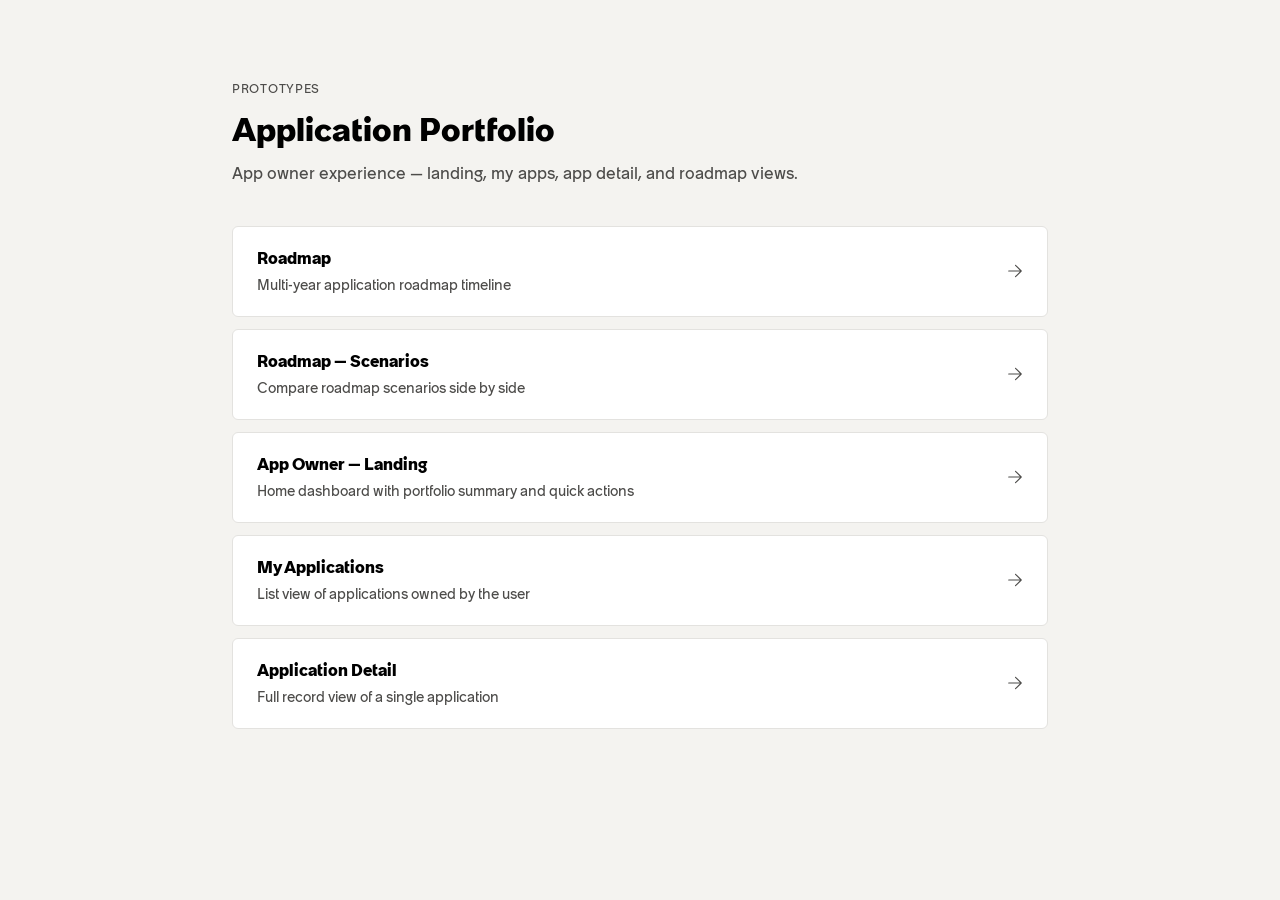
<file: index.html>
<!DOCTYPE html>
<html lang="en">
<head>
  <meta charset="UTF-8">
  <meta name="viewport" content="width=device-width, initial-scale=1.0">
  <title>Application Portfolio — Prototypes</title>
  <link rel="stylesheet" href="assets/css/base.css">
  <link rel="stylesheet" href="assets/css/components.css">
  <script src="assets/js/icons.js"></script>
  <script src="assets/js/interactions.js" defer></script>
  <style>
    html, body {
      margin: 0;
      padding: 0;
      background: var(--bg-secondary, #f6f5f3);
      min-height: 100vh;
      font-family: var(--font-sans);
      color: var(--text-primary);
    }

    .index-shell {
      max-width: 880px;
      margin: 0 auto;
      padding: 80px 32px 64px;
    }

    .index-eyebrow {
      font-size: var(--font-size-xs, 12px);
      letter-spacing: 0.06em;
      text-transform: uppercase;
      color: var(--text-secondary, #6b6a67);
      margin: 0 0 12px;
    }

    .index-title {
      font-size: 32px;
      font-weight: 600;
      line-height: 1.2;
      margin: 0 0 12px;
      color: var(--text-primary);
    }

    .index-subtitle {
      font-size: 16px;
      line-height: 1.5;
      color: var(--text-secondary, #6b6a67);
      margin: 0 0 40px;
      max-width: 640px;
    }

    .index-list {
      display: grid;
      grid-template-columns: 1fr;
      gap: 12px;
    }

    .index-card {
      display: flex;
      align-items: center;
      justify-content: space-between;
      gap: 16px;
      padding: 20px 24px;
      background: var(--bg-primary, #ffffff);
      border: 1px solid var(--color-neutral-300, #e3e2df);
      border-radius: var(--radius-md, 8px);
      text-decoration: none;
      color: inherit;
      transition: border-color var(--transition-fast, 150ms ease),
                  box-shadow var(--transition-fast, 150ms ease),
                  transform var(--transition-fast, 150ms ease);
    }

    .index-card:hover {
      border-color: var(--color-primary, #1d2bce);
      box-shadow: 0 4px 12px rgba(15, 23, 42, 0.06);
      transform: translateY(-1px);
    }

    .index-card__body {
      display: flex;
      flex-direction: column;
      gap: 4px;
    }

    .index-card__name {
      font-size: 16px;
      font-weight: 600;
      color: var(--text-primary);
    }

    .index-card__desc {
      font-size: 14px;
      color: var(--text-secondary, #6b6a67);
    }

    .index-card__chev {
      color: var(--text-secondary, #6b6a67);
      flex: 0 0 auto;
    }

    .index-card:hover .index-card__chev {
      color: var(--color-primary, #1d2bce);
    }
  </style>
</head>
<body>
  <main class="index-shell">
    <p class="index-eyebrow">Prototypes</p>
    <h1 class="index-title">Application Portfolio</h1>
    <p class="index-subtitle">App owner experience — landing, my apps, app detail, and roadmap views.</p>

    <nav class="index-list">
      <a class="index-card" href="AppOwner_roadmap.html">
        <span class="index-card__body">
          <span class="index-card__name">Roadmap</span>
          <span class="index-card__desc">Multi-year application roadmap timeline</span>
        </span>
        <span class="index-card__chev" data-icon="arrow-right"></span>
      </a>

      <a class="index-card" href="AppOwner_roadmap_scenarios.html">
        <span class="index-card__body">
          <span class="index-card__name">Roadmap — Scenarios</span>
          <span class="index-card__desc">Compare roadmap scenarios side by side</span>
        </span>
        <span class="index-card__chev" data-icon="arrow-right"></span>
      </a>

      <a class="index-card" href="AppOwner_landing.html">
        <span class="index-card__body">
          <span class="index-card__name">App Owner — Landing</span>
          <span class="index-card__desc">Home dashboard with portfolio summary and quick actions</span>
        </span>
        <span class="index-card__chev" data-icon="arrow-right"></span>
      </a>

      <a class="index-card" href="AppOwner_myapps.html">
        <span class="index-card__body">
          <span class="index-card__name">My Applications</span>
          <span class="index-card__desc">List view of applications owned by the user</span>
        </span>
        <span class="index-card__chev" data-icon="arrow-right"></span>
      </a>

      <a class="index-card" href="AppOwner_appdetail.html">
        <span class="index-card__body">
          <span class="index-card__name">Application Detail</span>
          <span class="index-card__desc">Full record view of a single application</span>
        </span>
        <span class="index-card__chev" data-icon="arrow-right"></span>
      </a>
    </nav>
  </main>
</body>
</html>
</file>
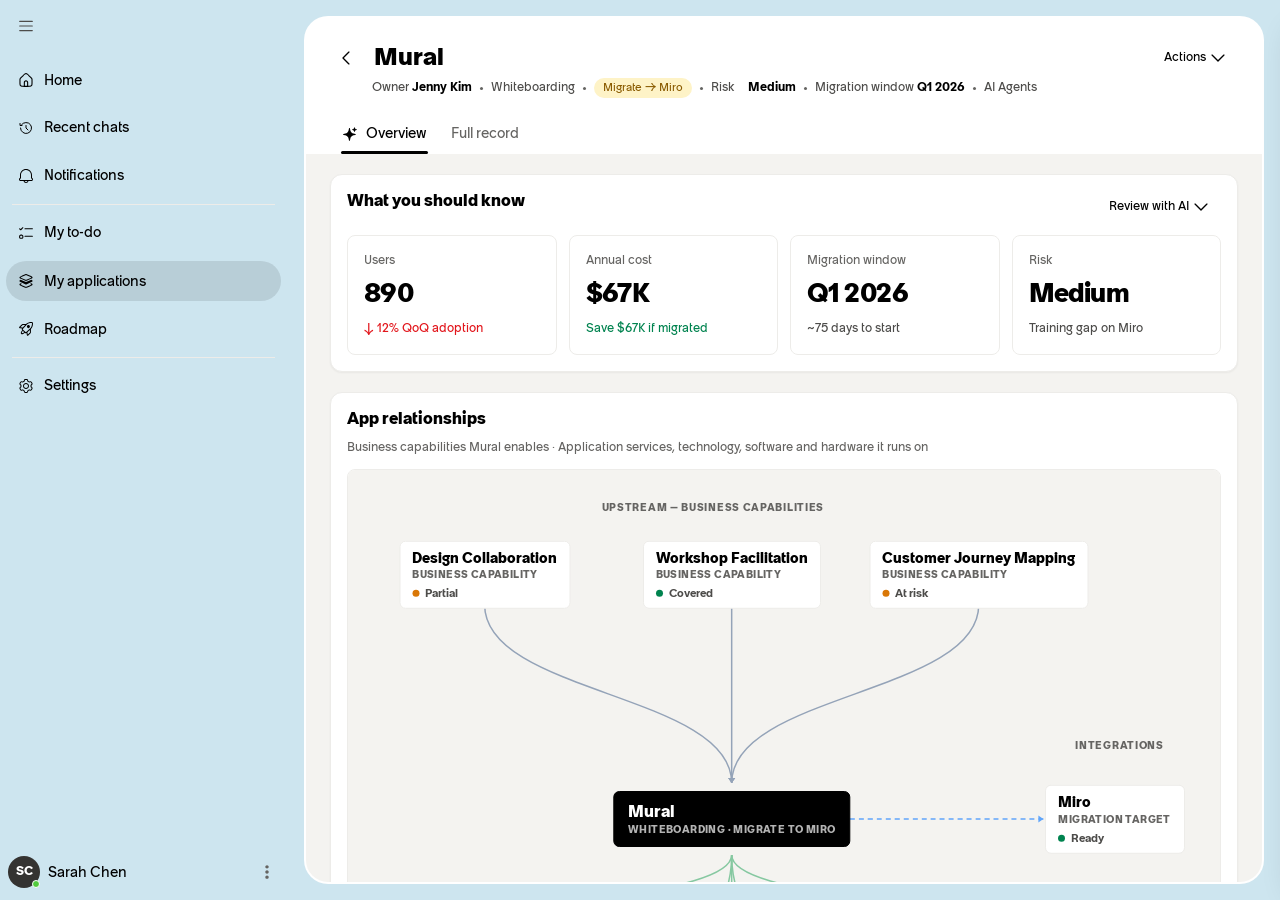
<file: AppOwner_appdetail.html>
<!DOCTYPE html>
<html lang="en">
<head>
  <meta charset="UTF-8">
  <meta name="viewport" content="width=device-width, initial-scale=1.0">
  <title>AppOwner — Mural</title>
  <link rel="stylesheet" href="assets/css/base.css">
  <link rel="stylesheet" href="assets/css/components.css">
  <link rel="stylesheet" href="assets/css/floating-panel.css">
  <script src="assets/js/icons.js"></script>
  <script src="assets/js/sidenav.js"></script>
  <script src="assets/js/sidenav-appowner.js"></script>
  <script src="assets/js/interactions.js" defer></script>
  <style>
    /* ============================================================
       Canvas (same pattern as AppOwner_myapps / AppOwner_roadmap)
    ============================================================ */
    html, body {
      width: 100%; height: 100%; margin: 0; padding: 0;
      overflow: hidden;
      background: #cde5ef;
    }
    .app {
      display: flex;
      align-items: stretch;
      width: 100vw;
      height: 100vh;
      min-width: 1280px;
      min-height: 720px;
      background: #cde5ef;
    }

    /* ============================================================
       Side Navigation — verbatim from AppOwner_myapps.html
    ============================================================ */
    .sidenav {
      display: flex; flex-direction: column; height: 100%;
      background-color: var(--bg-primary, white);
      border-right: 1px solid var(--color-neutral-300, #e3e2df);
      width: 288px; transition: width var(--transition-fast);
      overflow: hidden;
    }
    .sidenav--collapsed { width: 52px; }
    .sidenav__top { display: flex; flex-direction: column; flex: 1; overflow-y: auto; scrollbar-width: none; }
    .sidenav__top::-webkit-scrollbar { display: none; }
    .sidenav__header { display: flex; align-items: center; width: 52px; height: 52px; flex-shrink: 0; position: relative; }
    .sidenav__menu-btn {
      display: flex; align-items: center; justify-content: center;
      width: 40px; height: 40px;
      border-radius: var(--radius-lg, 8px); border: none;
      background: transparent; color: var(--text-secondary);
      cursor: pointer; flex-shrink: 0; margin: 6px;
      transition: background-color var(--transition-fast);
    }
    .sidenav__menu-btn:hover { background-color: var(--bg-secondary); }
    .sidenav__menu-btn [data-icon] { width: 20px; height: 20px; }
    .sidenav__logo {
      position: absolute; left: 52px; display: flex; align-items: center;
      height: 52px; padding: 8px 6px; white-space: nowrap; opacity: 1;
      transition: opacity var(--transition-fast);
    }
    .sidenav--collapsed .sidenav__logo { opacity: 0; pointer-events: none; }
    .sidenav__logo-text {
      font-family: var(--font-sans); font-size: 15px;
      font-weight: var(--font-weight-semibold);
      color: var(--text-primary); letter-spacing: -0.01em;
    }
    .sidenav__nav { display: flex; flex-direction: column; gap: 8px; padding: 8px 6px; }
    .sidenav__item {
      display: flex; align-items: center; gap: 8px;
      height: 40px; border-radius: var(--radius-lg, 8px);
      padding: 0 10px; cursor: pointer;
      transition: background-color var(--transition-fast);
      font-family: var(--font-sans); font-size: var(--font-size-sm, 14px);
      color: var(--text-primary); text-decoration: none; white-space: nowrap;
      width: 100%; border: none; background: transparent; text-align: left;
    }
    .sidenav__item:hover:not(.sidenav__item--active) { background-color: var(--color-neutral-200, #edece9); }
    .sidenav__item--active { background-color: var(--color-neutral-400, #c2c1be); border-radius: 9999px; }
    .sidenav__item [data-icon] { width: 20px; height: 20px; flex-shrink: 0; }
    .sidenav__item__label { flex: 1; opacity: 1; transition: opacity var(--transition-fast); }
    .sidenav--collapsed .sidenav__item__label { opacity: 0; width: 0; overflow: hidden; }
    .sidenav__divider { height: 1px; background-color: var(--border-subtle, #e3e2df); margin: 0 6px; }
    .sidenav__group { display: flex; flex-direction: column; }
    .sidenav__group-chevron { width: 16px; height: 16px; flex-shrink: 0; margin-left: auto; opacity: 0.5; }
    .sidenav--collapsed .sidenav__group-chevron { display: none; }
    .sidenav--collapsed .sidenav__subnav { display: none !important; }
    .sidenav__subnav {
      list-style: none; margin: 0 0 0 26px;
      padding: 2px 0 2px 20px;
      border-left: 1px solid var(--border-subtle, #e3e2df);
      flex-direction: column; gap: 2px;
    }
    .sidenav__subnav:not([hidden]) { display: flex; }
    .sidenav__subnav-item {
      font-family: var(--font-sans); font-size: var(--font-size-sm, 14px);
      color: var(--text-primary); text-decoration: none;
      display: block; padding: 6px 8px;
      border-radius: var(--radius-md, 6px);
      cursor: pointer; white-space: nowrap;
      transition: background-color var(--transition-fast);
    }
    .sidenav__subnav-item:hover { background-color: var(--color-neutral-200, #edece9); }
    .sidenav__subnav-item.is-active {
      background-color: var(--color-neutral-200, #edece9);
      font-weight: var(--font-weight-semibold);
    }
    .sidenav__bottom { display: flex; flex-direction: column; flex-shrink: 0; }
    .sidenav__profile { display: flex; align-items: center; gap: 8px; height: 56px; padding: 6px 8px; }
    .sidenav__avatar { position: relative; width: 32px; height: 32px; flex-shrink: 0; }
    .sidenav__avatar-img {
      width: 32px; height: 32px; border-radius: 9999px;
      background-color: var(--color-neutral-800, #343331);
      display: flex; align-items: center; justify-content: center;
      font-family: var(--font-sans); font-size: 12px;
      font-weight: var(--font-weight-semibold); color: white;
    }
    .sidenav__avatar-status {
      position: absolute; bottom: 0; right: 0;
      width: 8px; height: 8px; border-radius: 9999px;
      background-color: #52cb3d; border: 1.5px solid white;
    }
    .sidenav__profile-name {
      flex: 1; font-family: var(--font-sans);
      font-size: var(--font-size-sm, 14px); color: var(--text-primary);
      white-space: nowrap; overflow: hidden; text-overflow: ellipsis;
      opacity: 1; transition: opacity var(--transition-fast);
    }
    .sidenav--collapsed .sidenav__profile-name { opacity: 0; width: 0; overflow: hidden; }
    .sidenav__profile-more {
      display: flex; align-items: center; justify-content: center;
      width: 24px; height: 24px; border-radius: var(--radius-md, 6px);
      border: none; background: transparent; color: var(--text-tertiary);
      cursor: pointer; flex-shrink: 0;
      transition: background-color var(--transition-fast), opacity var(--transition-fast);
    }
    .sidenav__profile-more:hover { background-color: var(--bg-secondary); }
    .sidenav--collapsed .sidenav__profile-more { opacity: 0; }
    .sidenav__profile-more [data-icon] { width: 14px; height: 14px; }

    .sidenav--dark {
      background-color: transparent;
      border-right-color: transparent;
    }
    .sidenav--dark .sidenav__item--active {
      background-color: rgba(0, 0, 0, 0.1);
    }
    .sidenav--dark .sidenav__item { color: var(--text-primary); }
    .sidenav--dark .sidenav__item--active { color: var(--text-primary); }
    .sidenav--dark .sidenav__item:hover:not(.sidenav__item--active) {
      background-color: rgba(0, 0, 0, 0.06);
    }

    .app__sidebar { flex-shrink: 0; }

    .app__panel {
      flex: 1; min-width: 0;
      margin: 16px;
      height: calc(100vh - 32px);
      border-radius: 24px;
      border: 2px solid rgba(255,255,255,0.85);
      background: white;
      display: flex; flex-direction: column;
      overflow: hidden;
    }

    /* ============================================================
       Page header — ARB pattern (detail-header + detail-tabs-wrap)
    ============================================================ */
    .detail-header {
      padding: 24px 24px 0;
      flex-shrink: 0;
      background: var(--surface-primary);
    }

    .detail-header__top {
      display: flex;
      align-items: center;
      gap: var(--space-3);
      margin-bottom: 4px;
    }

    .detail-header__title {
      font-family: var(--font-sans);
      font-size: var(--font-size-2xl);
      font-weight: var(--font-weight-semibold);
      color: var(--text-primary);
      margin: 0;
      line-height: var(--line-height-tight);
      flex: 1;
    }

    .detail-header__meta {
      display: flex;
      align-items: center;
      gap: var(--space-2);
      font-family: var(--font-sans);
      font-size: var(--font-size-xs);
      color: var(--text-secondary);
      flex-wrap: wrap;
      padding-left: 42px;
      padding-bottom: 16px;
    }

    .detail-header__meta b {
      color: var(--text-primary);
      font-weight: var(--font-weight-medium);
    }

    .detail-header__meta-dot {
      width: 3px;
      height: 3px;
      border-radius: 9999px;
      background-color: var(--text-tertiary);
      flex-shrink: 0;
    }

    .detail-header__meta-risk-dot {
      display: inline-block;
      width: 8px; height: 8px; border-radius: 50%;
      background: var(--dv-orange-5);
    }

    .detail-header__agents {
      display: inline-flex;
      align-items: center;
      gap: 0;
    }

    .detail-header__agent-avatar {
      display: inline-flex; align-items: center; justify-content: center;
      width: 20px; height: 20px;
      border-radius: 9999px;
      background-color: var(--color-neutral-800);
      color: white;
      font-family: var(--font-sans);
      font-size: 9px;
      font-weight: var(--font-weight-semibold);
      border: 1.5px solid var(--surface-primary);
      margin-left: -6px;
    }
    .detail-header__agent-avatar:first-child { margin-left: 4px; }

    /* Tabs wrap — ARB styling (teal strip with borders) */
    .detail-tabs-wrap {
      flex-shrink: 0;
    }
    .detail-tabs-wrap .tabs {
      padding: 0 24px;
    }

    /* ============================================================
       Body (grey canvas that contains cards)
    ============================================================ */
    .appdetail-body {
      flex: 1;
      min-height: 0;
      overflow: auto;
      padding: 20px 24px 32px;
      background: var(--bg-secondary);
      display: flex;
      flex-direction: column;
      gap: 20px;
    }
    .appdetail-body > * { flex-shrink: 0; }

    /* ============================================================
       .card — inlined from components/card.html
    ============================================================ */
    .card {
      background: var(--bg-primary);
      border-radius: var(--radius-xl);
      border: 1px solid var(--border-subtle);
      box-shadow: var(--shadow-sm);
      display: flex;
      flex-direction: column;
      overflow: hidden;
    }
    .card__header {
      display: flex;
      align-items: flex-start;
      justify-content: space-between;
      gap: var(--space-3);
      padding: var(--space-4) var(--space-4) var(--space-3);
      flex-shrink: 0;
    }
    .card__header-text {
      display: flex;
      flex-direction: column;
      gap: 10px;
      min-width: 0;
    }
    .card__title {
      font-family: var(--font-sans);
      font-size: 16px;
      font-weight: var(--font-weight-semibold);
      color: var(--text-primary);
      margin: 0;
      line-height: var(--line-height-tight);
    }
    .card__subtitle {
      font-family: var(--font-sans);
      font-size: var(--font-size-xs);
      color: var(--text-tertiary);
      margin: 0;
      line-height: var(--line-height-normal);
    }
    .card__header-action {
      display: flex;
      align-items: center;
      gap: var(--space-1);
      flex-shrink: 0;
    }
    .card__body {
      padding: 0 var(--space-4) var(--space-4);
      flex: 1;
      min-height: 0;
    }
    .card__insight {
      display: flex;
      align-items: flex-start;
      gap: var(--space-2);
      font-family: var(--font-sans);
      font-size: var(--font-size-sm);
      color: var(--text-secondary);
      background: #f4fcf0;
      border-radius: var(--radius-lg);
      padding: var(--space-3);
      line-height: var(--line-height-relaxed);
      margin-bottom: var(--space-4);
    }
    .card__insight [data-icon] {
      width: 14px; height: 14px;
      color: var(--color-accent, var(--color-success));
      flex-shrink: 0;
      margin-top: 3px;
    }
    .card__metric-label {
      font-family: var(--font-sans);
      font-size: var(--font-size-xs);
      font-weight: var(--font-weight-normal);
      color: var(--text-tertiary);
      margin: 0 0 var(--space-2);
      text-transform: none;
    }
    .card__metric-value {
      font-family: var(--font-sans);
      font-size: 26px;
      font-weight: var(--font-weight-bold);
      color: var(--text-primary);
      line-height: var(--line-height-tight);
      letter-spacing: -0.02em;
      margin: 0 0 var(--space-2);
    }
    .card__metric-support {
      font-family: var(--font-sans);
      font-size: var(--font-size-xs);
      color: var(--text-secondary);
      line-height: var(--line-height-relaxed);
      margin: 0;
    }

    /* ============================================================
       KPI row
    ============================================================ */
    .appdetail-kpis {
      display: grid;
      grid-template-columns: repeat(4, 1fr);
      gap: 12px;
    }
    .appdetail-kpi {
      background: var(--surface-primary);
      border: 1px solid var(--border-subtle);
      border-radius: var(--radius-lg);
      padding: 16px;
    }

    /* ============================================================
       Two-column grid — recommended actions + migration plan
    ============================================================ */
    .appdetail-grid {
      display: grid;
      grid-template-columns: 1fr 380px;
      gap: 20px;
      align-items: start;
    }

    .appdetail-section-title {
      font-family: var(--font-sans);
      font-size: var(--font-size-base);
      font-weight: var(--font-weight-semibold);
      color: var(--text-primary);
      margin: 0 0 12px;
      display: flex;
      align-items: center;
      justify-content: space-between;
      gap: 12px;
    }

    /* ============================================================
       Primary action card (green left-border)
    ============================================================ */
    .appdetail-action {
      background: var(--surface-primary);
      border: 1px solid var(--color-success);
      border-radius: var(--radius-lg);
      padding: 16px;
      box-shadow: 0 0 0 3px color-mix(in srgb, var(--color-success) 10%, transparent);
    }
    .appdetail-action__header {
      display: flex;
      align-items: center;
      gap: 8px;
      font-family: var(--font-sans);
      font-size: var(--font-size-xs);
      color: var(--text-secondary);
      margin-bottom: 8px;
    }
    .appdetail-action__header-icon {
      display: inline-flex;
      width: 20px; height: 20px;
      align-items: center;
      justify-content: center;
      color: var(--color-success);
    }
    .appdetail-action__title {
      font-family: var(--font-sans);
      font-size: var(--font-size-base);
      font-weight: var(--font-weight-semibold);
      color: var(--text-primary);
      margin: 0 0 6px;
    }
    .appdetail-action__body {
      font-family: var(--font-sans);
      font-size: var(--font-size-sm);
      color: var(--text-secondary);
      line-height: var(--line-height-relaxed);
      margin: 0 0 16px;
    }
    .appdetail-action__body a {
      color: var(--color-link);
      text-decoration: underline;
      text-underline-offset: 2px;
    }
    .appdetail-action__actions {
      display: flex;
      justify-content: flex-end;
      gap: 8px;
    }

    /* Chip row below primary action */
    .appdetail-chips {
      display: flex;
      flex-wrap: wrap;
      gap: 8px;
      margin: 12px 0 20px;
    }

    /* ============================================================
       Secondary action cards
    ============================================================ */
    .appdetail-secondary {
      background: var(--surface-primary);
      border: 1px solid var(--border-subtle);
      border-radius: var(--radius-lg);
      padding: 14px 16px;
      margin-bottom: 12px;
    }
    .appdetail-secondary__header {
      display: flex;
      align-items: center;
      gap: 10px;
      margin-bottom: 6px;
    }
    .appdetail-secondary__title {
      font-family: var(--font-sans);
      font-size: var(--font-size-sm);
      font-weight: var(--font-weight-semibold);
      color: var(--text-primary);
      margin: 0;
    }
    .appdetail-secondary__body {
      font-family: var(--font-sans);
      font-size: var(--font-size-sm);
      color: var(--text-secondary);
      line-height: var(--line-height-relaxed);
      margin: 0 0 10px;
    }
    .appdetail-secondary__link {
      display: inline-flex;
      align-items: center;
      gap: 4px;
      font-family: var(--font-sans);
      font-size: var(--font-size-sm);
      font-weight: var(--font-weight-medium);
      color: var(--color-link);
      text-decoration: none;
    }
    .appdetail-secondary__link:hover { text-decoration: underline; }

    /* ============================================================
       Migration plan sidebar
    ============================================================ */
    .appdetail-sidebar {
      background: var(--surface-primary);
      border: 1px solid var(--border-subtle);
      border-radius: var(--radius-xl);
      padding: 18px 20px 22px;
      box-shadow: var(--shadow-sm);
    }
    .appdetail-sidebar__header {
      display: flex;
      align-items: center;
      gap: 10px;
      margin-bottom: 16px;
    }
    .appdetail-sidebar__title {
      font-family: var(--font-sans);
      font-size: var(--font-size-base);
      font-weight: var(--font-weight-semibold);
      color: var(--text-primary);
      margin: 0;
      flex: 1;
    }
    .appdetail-sidebar__progress {
      margin-bottom: 20px;
    }
    .appdetail-sidebar__progress-label {
      display: flex;
      justify-content: space-between;
      align-items: center;
      font-family: var(--font-sans);
      font-size: var(--font-size-xs);
      color: var(--text-tertiary);
      margin-top: 6px;
    }
    .appdetail-sidebar__link {
      display: inline-flex;
      align-items: center;
      gap: 4px;
      margin-top: 16px;
      font-family: var(--font-sans);
      font-size: var(--font-size-sm);
      font-weight: var(--font-weight-medium);
      color: var(--text-primary);
      text-decoration: none;
    }
    .appdetail-sidebar__link [data-icon] { width: 14px; height: 14px; }

    /* ============================================================
       .progress-bar — inlined from components/progress.html
    ============================================================ */
    .progress-bar {
      position: relative;
      height: 8px;
      border-radius: 9999px;
      background-color: var(--color-neutral-200, #edece9);
      overflow: visible;
    }
    .progress-bar__fill {
      height: 100%;
      border-radius: 9999px;
      position: relative;
      transition: width 0.4s ease;
      min-width: 8px;
    }
    .progress-bar__fill--success {
      background-color: var(--color-success, #16a34a);
    }

    /* ============================================================
       Vertical timeline — inlined from components/timeline.html
    ============================================================ */
    .tl-mark {
      width: 28px; height: 28px;
      border-radius: 9999px;
      background-color: var(--color-neutral-800, #343331);
      display: flex;
      align-items: center;
      justify-content: center;
      flex-shrink: 0;
      position: relative;
      z-index: 1;
    }
    .tl-mark [data-icon] {
      width: 14px; height: 14px;
      color: white;
    }
    .tl-mark--active {
      background-color: var(--color-error);
      box-shadow: 0 0 0 3px color-mix(in srgb, var(--color-error) 20%, transparent);
    }
    .tl-mark--pending {
      background-color: var(--color-neutral-200, #edece9);
    }
    .tl-mark--pending [data-icon] { color: var(--text-tertiary); }

    .tl-connector {
      background-color: var(--color-neutral-300, #e3e2df);
      flex-shrink: 0;
    }
    .tl-connector--completed {
      background-color: var(--color-neutral-800, #343331);
    }

    .tl-content__label {
      font-family: var(--font-sans);
      font-size: var(--font-size-sm);
      font-weight: var(--font-weight-semibold);
      color: var(--text-primary);
    }
    .tl-content__label--active { color: var(--color-error); }
    .tl-content__label--pending { color: var(--text-secondary); font-weight: var(--font-weight-normal); }
    .tl-content__sublabel {
      font-family: var(--font-sans);
      font-size: 12px;
      color: var(--text-tertiary);
      margin-top: 2px;
    }

    .timeline-v { display: flex; flex-direction: column; gap: 0; }
    .timeline-v__step {
      display: flex;
      gap: 12px;
      align-items: flex-start;
    }
    .timeline-v__track {
      display: flex;
      flex-direction: column;
      align-items: center;
      flex-shrink: 0;
    }
    .timeline-v .tl-connector {
      width: 2px;
      height: 22px;
    }
    .timeline-v__content {
      flex: 1;
      padding-top: 4px;
      padding-bottom: 12px;
    }
    .timeline-v__step:last-child .timeline-v__content { padding-bottom: 0; }

    /* ============================================================
       App Relationship Diagram
    ============================================================ */
    .rel-diagram {
      display: flex;
      height: 700px;
      border: 1px solid var(--border-subtle);
      border-radius: var(--radius-lg);
      overflow: hidden;
      background: var(--surface-primary);
    }
    .rel-canvas {
      flex: 1;
      position: relative;
      min-width: 0;
      background: var(--bg-secondary);
    }
    .rel-canvas__lines {
      position: absolute; top: 0; left: 0;
      width: 100%; height: 100%;
      pointer-events: none;
    }
    .rel-nodes { position: absolute; top: 0; left: 0; width: 100%; height: 100%; }

    .rel-zone {
      position: absolute;
      font-family: var(--font-sans);
      font-size: 10px;
      font-weight: var(--font-weight-semibold);
      text-transform: uppercase;
      letter-spacing: 0.7px;
      color: var(--text-tertiary);
      pointer-events: none;
      white-space: nowrap;
    }

    .rel-node {
      position: absolute;
      background: var(--surface-primary);
      border: 1px solid var(--border-subtle);
      border-radius: var(--radius-md);
      padding: 8px 12px;
      cursor: pointer;
      transform: translate(-50%, -50%);
      transition: box-shadow 0.15s, border-color 0.15s, transform 0.15s;
      font-family: var(--font-sans);
      user-select: none;
      min-width: 140px;
      max-width: 240px;
      text-align: left;
    }
    .rel-node:hover {
      box-shadow: var(--shadow-sm);
      border-color: var(--text-tertiary);
      transform: translate(-50%, -50%) scale(1.02);
    }
    .rel-node.is-selected {
      border-color: var(--text-primary);
      border-width: 1.5px;
      box-shadow: var(--shadow-sm);
    }
    .rel-node--focal {
      background: var(--text-primary);
      border-color: var(--text-primary);
      z-index: 10;
      min-width: 160px;
      padding: 10px 14px;
    }
    .rel-node--focal:hover { transform: translate(-50%, -50%) scale(1.02); }
    .rel-node__name {
      font-size: var(--font-size-sm);
      font-weight: var(--font-weight-semibold);
      color: var(--text-primary);
      line-height: var(--line-height-tight);
    }
    .rel-node--focal .rel-node__name {
      color: white;
      font-size: var(--font-size-base);
    }
    .rel-node__type {
      font-size: 10px;
      font-weight: var(--font-weight-semibold);
      text-transform: uppercase;
      letter-spacing: 0.4px;
      color: var(--text-tertiary);
      margin-top: 2px;
    }
    .rel-node--focal .rel-node__type {
      color: rgba(255,255,255,0.7);
    }
    .rel-node__health {
      display: flex;
      align-items: center;
      gap: 6px;
      margin-top: 6px;
    }
    .rel-node__dot {
      width: 7px; height: 7px;
      border-radius: 9999px;
      flex-shrink: 0;
    }
    .rel-node__dot--success { background: var(--color-success); }
    .rel-node__dot--warning { background: var(--dv-orange-5, #d97706); }
    .rel-node__dot--error { background: var(--color-error); }
    .rel-node__dot--neutral { background: var(--color-neutral-400, #c2c1be); }
    .rel-node__status {
      font-size: 11px;
      font-weight: var(--font-weight-medium);
      color: var(--text-secondary);
    }

    /* ============================================================
       Right Panel — fixed floating overlay (pattern from EA_Moment_4)
    ============================================================ */
    .right-panel {
      position: fixed;
      top: 12px;
      right: 12px;
      bottom: 12px;
      width: 380px;
      z-index: 300;
      pointer-events: none;
      transform: translateX(calc(100% + 20px));
      transition: transform 300ms cubic-bezier(0.4, 0, 0.2, 1);
    }
    .right-panel--open {
      transform: translateX(0);
      pointer-events: auto;
    }
    .right-panel__inner {
      width: 100%;
      height: 100%;
      background: var(--bg-primary, #ffffff);
      border-radius: 16px;
      box-shadow:
        0 4px 6px -1px rgba(0,0,0,0.07),
        0 12px 32px -4px rgba(0,0,0,0.14),
        0 0 0 1px rgba(0,0,0,0.06);
      display: flex;
      flex-direction: column;
      overflow: hidden;
    }
    .right-panel__header {
      display: flex;
      align-items: center;
      justify-content: space-between;
      padding: 14px 14px 14px 20px;
      border-bottom: 1px solid var(--border-subtle, #e8e7e4);
      flex-shrink: 0;
      gap: 12px;
    }
    .right-panel__title-stack {
      display: flex;
      flex-direction: column;
      gap: 2px;
      min-width: 0;
    }
    .right-panel__type-label {
      font-family: var(--font-sans);
      font-size: 11px;
      font-weight: var(--font-weight-semibold, 600);
      color: var(--text-tertiary, #8a8986);
      text-transform: uppercase;
      letter-spacing: 0.6px;
    }
    .right-panel__name {
      font-family: var(--font-sans);
      font-size: var(--font-size-base, 14px);
      font-weight: var(--font-weight-semibold, 600);
      color: var(--text-primary, #1a1a18);
      white-space: nowrap;
      overflow: hidden;
      text-overflow: ellipsis;
    }
    .right-panel__actions {
      display: flex;
      align-items: center;
      border: 1px solid var(--border-subtle, #e3e2df);
      border-radius: 9999px;
      padding: 2px;
      gap: 0;
      flex-shrink: 0;
    }
    .right-panel__btn {
      display: flex;
      align-items: center;
      justify-content: center;
      width: 30px;
      height: 30px;
      border: none;
      border-radius: 9999px;
      background: transparent;
      color: var(--text-tertiary, #8a8986);
      cursor: pointer;
      transition: background-color 0.15s ease, color 0.15s ease;
      padding: 0;
    }
    .right-panel__btn:hover {
      background-color: var(--bg-secondary, #f5f5f3);
      color: var(--text-primary, #1a1a18);
    }
    .right-panel__btn [data-icon] {
      width: 15px;
      height: 15px;
      display: flex;
    }
    .right-panel__body {
      flex: 1;
      overflow-y: auto;
      padding: 20px;
      display: flex;
      flex-direction: column;
      gap: 16px;
    }
    .right-panel__body::-webkit-scrollbar { width: 4px; }
    .right-panel__body::-webkit-scrollbar-track { background: transparent; }
    .right-panel__body::-webkit-scrollbar-thumb { background: rgba(0,0,0,0.12); border-radius: 9999px; }

    /* ============================================================
       Right-panel content (rp-*) — pattern from EA_Moment_4
    ============================================================ */
    .rp-section-heading {
      font-family: var(--font-sans);
      font-size: 14px;
      font-weight: var(--font-weight-semibold);
      color: var(--text-primary);
      margin: 0 0 8px;
    }
    .rp-card {
      background: var(--bg-secondary, #f4f3f0);
      border-radius: 10px;
      padding: 14px 16px;
      display: flex;
      flex-direction: column;
      gap: 10px;
    }
    .rp-row {
      display: flex;
      align-items: flex-start;
      justify-content: space-between;
      gap: 12px;
      font-family: var(--font-sans);
      font-size: 14px;
    }
    .rp-row__label {
      color: var(--text-tertiary);
      flex-shrink: 0;
    }
    .rp-row__value {
      color: var(--text-primary);
      font-weight: var(--font-weight-semibold);
      text-align: right;
    }
    .rp-note {
      font-family: var(--font-sans);
      font-size: 14px;
      color: var(--text-secondary);
      line-height: 1.5;
      margin: 0;
    }
    .rp-action {
      display: block;
      width: 100%;
      margin-top: 4px;
      font-family: var(--font-sans);
      font-size: 14px;
      font-weight: var(--font-weight-medium);
      color: white;
      background: var(--text-primary);
      border-radius: 10px;
      padding: 10px 12px;
      text-align: center;
      border: none;
      cursor: pointer;
    }
    .rp-action:hover { opacity: 0.9; }
  </style>
</head>
<body>

<div class="app">

  <!-- Sidebar -->
  <div class="app__sidebar">
    <div data-component="appowner-sidenav"></div>
  </div>

  <!-- Main panel -->
  <div class="app__panel">

    <!-- Header -->
    <div class="detail-header">
      <div class="detail-header__top">
        <a href="AppOwner_myapps.html" class="panel-back-btn" aria-label="Back to My apps">
          <span data-icon="chevron-left"></span>
        </a>
        <h1 class="detail-header__title">Mural</h1>
        <button class="btn btn-ghost btn-sm">
          Actions
          <span data-icon="chevron-down"></span>
        </button>
      </div>
      <div class="detail-header__meta">
        <span>Owner <b>Jenny Kim</b></span>
        <span class="detail-header__meta-dot"></span>
        <span>Whiteboarding</span>
        <span class="detail-header__meta-dot"></span>
        <span class="badge badge--warning-tertiary">Migrate → Miro</span>
        <span class="detail-header__meta-dot"></span>
        <span>Risk <span class="detail-header__meta-risk-dot"></span> <b>Medium</b></span>
        <span class="detail-header__meta-dot"></span>
        <span>Migration window <b>Q1 2026</b></span>
        <span class="detail-header__meta-dot"></span>
        <span>AI Agents</span>
        <span class="detail-header__agents">
          <span class="detail-header__agent-avatar">OT</span>
          <span class="detail-header__agent-avatar">MA</span>
        </span>
      </div>
    </div>

    <!-- Tab bar -->
    <div class="detail-tabs-wrap">
      <div class="tabs">
        <button class="tab tab--active">
          <span data-icon="ai-sparkle"></span>
          Overview
        </button>
        <button class="tab">Full record</button>
      </div>
    </div>

    <!-- Body -->
    <div class="appdetail-body">

      <!-- Insights card -->
      <section class="card">
        <div class="card__header">
          <div class="card__header-text">
            <h2 class="card__title">What you should know</h2>
          </div>
          <div class="card__header-action">
            <button class="btn btn-ghost btn-sm">
              Review with AI
              <span data-icon="chevron-down"></span>
            </button>
          </div>
        </div>
        <div class="card__body">
          <div class="appdetail-kpis">

            <div class="appdetail-kpi">
              <div class="card__metric-label">Users</div>
              <div class="card__metric-value">890</div>
              <div class="card__metric-support" style="color: var(--color-error);">↓ 12% QoQ adoption</div>
            </div>

            <div class="appdetail-kpi">
              <div class="card__metric-label">Annual cost</div>
              <div class="card__metric-value">$67K</div>
              <div class="card__metric-support" style="color: var(--color-success);">Save $67K if migrated</div>
            </div>

            <div class="appdetail-kpi">
              <div class="card__metric-label">Migration window</div>
              <div class="card__metric-value">Q1 2026</div>
              <div class="card__metric-support">~75 days to start</div>
            </div>

            <div class="appdetail-kpi">
              <div class="card__metric-label">Risk</div>
              <div class="card__metric-value">Medium</div>
              <div class="card__metric-support">Training gap on Miro</div>
            </div>

          </div>
        </div>
      </section>

      <!-- App relationships -->
      <section class="card">
        <div class="card__header">
          <div class="card__header-text">
            <h2 class="card__title">App relationships</h2>
            <p class="card__subtitle">Business capabilities Mural enables · Application services, technology, software and hardware it runs on</p>
          </div>
        </div>
        <div class="card__body">
          <div class="rel-diagram">
            <div class="rel-canvas">
              <canvas class="rel-canvas__lines" id="rel-lines"></canvas>
              <div class="rel-nodes" id="rel-nodes"></div>
            </div>
          </div>
        </div>
      </section>

      <!-- Two-column: recommended actions + migration plan -->
      <div class="appdetail-grid">

        <!-- Left: Recommended actions -->
        <section>
          <h2 class="appdetail-section-title">
            <span>Recommended actions</span>
            <span class="badge badge--success-tertiary">Backed by rationalization review</span>
          </h2>

          <!-- Primary action card -->
          <div class="appdetail-action">
            <div class="appdetail-action__header">
              <span class="appdetail-action__header-icon"><span data-icon="check-strong"></span></span>
              <span>Decision</span>
              <span class="badge badge--success-tertiary">87% confidence</span>
              <span class="badge badge--neutral-tertiary">Est. 10 min</span>
            </div>
            <h3 class="appdetail-action__title">Approve Mural → Miro migration plan</h3>
            <p class="appdetail-action__body">
              Otto drafted the Q1 <a href="#">migration runbook</a>. Miro license covers all 890 users; training videos mapped to Mural workflow equivalents. Comms-out by Dec preserves the <a href="#">Q1 migration window</a>.
            </p>
            <div class="appdetail-action__actions">
              <button class="btn btn-ghost">Skip</button>
              <button class="btn btn-primary">Approve plan</button>
            </div>
          </div>

          <!-- Chip suggestions -->
          <div class="appdetail-chips">
            <button class="pill pill--sm">What if we delay?</button>
            <button class="pill pill--sm">Show Miro coverage</button>
            <button class="pill pill--sm">Training plan</button>
          </div>

          <!-- Secondary action 1 -->
          <div class="appdetail-secondary">
            <div class="appdetail-secondary__header">
              <h3 class="appdetail-secondary__title">Notify 890 affected users</h3>
              <span class="badge badge--error-tertiary">30 days</span>
            </div>
            <p class="appdetail-secondary__body">
              Otto drafted a migration announcement referencing Miro access, the Q1 timeline, and training resources.
            </p>
            <a href="#" class="appdetail-secondary__link">Preview AI draft</a>
          </div>

          <!-- Secondary action 2 -->
          <div class="appdetail-secondary">
            <div class="appdetail-secondary__header">
              <h3 class="appdetail-secondary__title">Prepare executive alignment brief</h3>
              <span class="badge badge--neutral-tertiary">Post decision</span>
            </div>
            <p class="appdetail-secondary__body">
              $67K savings at stake. In past migrations, exec comms within 72h preserved user trust and adoption momentum.
            </p>
            <a href="#" class="appdetail-secondary__link">Preview AI brief</a>
          </div>

        </section>

        <!-- Right: Migration plan sidebar -->
        <aside class="appdetail-sidebar">
          <div class="appdetail-sidebar__header">
            <h2 class="appdetail-sidebar__title">Migration plan</h2>
            <span class="badge badge--success-tertiary">On Track</span>
            <span data-icon="chevron-down" style="color: var(--text-tertiary);"></span>
          </div>

          <div class="appdetail-sidebar__progress">
            <div class="progress-bar">
              <div class="progress-bar__fill progress-bar__fill--success" style="width: 50%;"></div>
            </div>
            <div class="appdetail-sidebar__progress-label">
              <span>3 of 6 completed</span>
              <span>~75 days remaining</span>
            </div>
          </div>

          <div class="timeline-v">

            <!-- Step 1 - completed -->
            <div class="timeline-v__step">
              <div class="timeline-v__track">
                <div class="tl-mark"><span data-icon="check"></span></div>
                <div class="tl-connector tl-connector--completed"></div>
              </div>
              <div class="timeline-v__content">
                <div class="tl-content__label">Portfolio review completed</div>
                <div class="tl-content__sublabel">Flagged for rationalization Oct 2025</div>
              </div>
            </div>

            <!-- Step 2 - completed -->
            <div class="timeline-v__step">
              <div class="timeline-v__track">
                <div class="tl-mark"><span data-icon="check"></span></div>
                <div class="tl-connector tl-connector--completed"></div>
              </div>
              <div class="timeline-v__content">
                <div class="tl-content__label">Miro license coverage verified</div>
                <div class="tl-content__sublabel">All 890 users covered by existing license</div>
              </div>
            </div>

            <!-- Step 3 - completed -->
            <div class="timeline-v__step">
              <div class="timeline-v__track">
                <div class="tl-mark"><span data-icon="check"></span></div>
                <div class="tl-connector"></div>
              </div>
              <div class="timeline-v__content">
                <div class="tl-content__label">Stakeholder sign-off</div>
                <div class="tl-content__sublabel">Collaboration Lead approved</div>
              </div>
            </div>

            <!-- Step 4 - active/current -->
            <div class="timeline-v__step">
              <div class="timeline-v__track">
                <div class="tl-mark tl-mark--active"><span data-icon="triangle-exclamation"></span></div>
                <div class="tl-connector"></div>
              </div>
              <div class="timeline-v__content">
                <div class="tl-content__label tl-content__label--active">Approve migration plan</div>
                <div class="tl-content__sublabel">Due Dec 2025</div>
              </div>
            </div>

            <!-- Step 5 - pending -->
            <div class="timeline-v__step">
              <div class="timeline-v__track">
                <div class="tl-mark tl-mark--pending"><span data-icon="circle"></span></div>
                <div class="tl-connector"></div>
              </div>
              <div class="timeline-v__content">
                <div class="tl-content__label tl-content__label--pending">User migration + training</div>
                <div class="tl-content__sublabel">890 users · Q1 2026</div>
              </div>
            </div>

            <!-- Step 6 - pending -->
            <div class="timeline-v__step">
              <div class="timeline-v__track">
                <div class="tl-mark tl-mark--pending"><span data-icon="circle"></span></div>
              </div>
              <div class="timeline-v__content">
                <div class="tl-content__label tl-content__label--pending">Mural account closure</div>
                <div class="tl-content__sublabel">End of Q1 2026</div>
              </div>
            </div>

          </div>

          <a href="#" class="appdetail-sidebar__link">
            All migration steps
            <span data-icon="chevron-right"></span>
          </a>
        </aside>

      </div>

    </div>

  </div>

</div>

<script>
  document.addEventListener('DOMContentLoaded', () => {
    Horizon.mountComponents();
    Horizon.initIcons();

    const sidenav = document.getElementById('sidenav-main');
    if (sidenav) {
      sidenav.classList.remove('sidenav--collapsed');
      sidenav.querySelector('.sidenav__menu-btn').addEventListener('click', () => {
        sidenav.classList.toggle('sidenav--collapsed');
      });
      sidenav.querySelectorAll('.sidenav__item').forEach(i => i.classList.remove('sidenav__item--active'));
      const myAppsLink = sidenav.querySelector('a[href$="AppOwner_myapps.html"]');
      if (myAppsLink) myAppsLink.classList.add('sidenav__item--active');
    }

    // Tab switching (visual only — no real tab content yet)
    document.querySelectorAll('.detail-tabs-wrap .tab').forEach(tab => {
      tab.addEventListener('click', () => {
        document.querySelectorAll('.detail-tabs-wrap .tab').forEach(t => t.classList.remove('tab--active'));
        tab.classList.add('tab--active');
      });
    });
  });
</script>

<script>
  // App relationship diagram — Mural
  const MURAL_REL = {
    focal: {
      name: 'Mural',
      type: 'Whiteboarding · Migrate to Miro',
      users: '890', cost: '$67K/yr', window: 'Q1 2026',
      rows: [
        { label: 'Owner', value: 'Jenny Kim' },
        { label: 'Capability', value: 'Whiteboarding' },
        { label: 'Active users', value: '890' },
        { label: 'Annual cost', value: '$67K/yr' },
        { label: 'Migration window', value: 'Q1 2026' },
        { label: 'Risk', value: 'Medium' },
      ],
      sections: [
        { heading: 'Why migrate', body: 'Adoption is down 12% QoQ while Miro already covers 3,100 users on an existing license. Migrating Mural users into Miro saves $67K annually and eliminates a redundant whiteboarding tool in the portfolio.' },
        { heading: 'Migration target', body: 'Miro has 1:1 template mapping for Mural workflows. License covers all 890 users with no additional spend. Training materials and migration runbook drafted by Otto.' },
        { heading: 'Next action', body: 'Approve the Q1 migration plan. User comms must go out by December to preserve the Q1 migration window.' },
      ],
    },
    upstream: [
      {
        name: 'Design Collaboration', type: 'Business Capability',
        dot: 'warning', status: 'Partial', users: '430', dep: 'Medium',
        rows: [
          { label: 'Capability owner', value: 'Design & UX' },
          { label: 'Active users', value: '430' },
          { label: 'Dependency', value: 'Medium' },
          { label: 'Status', value: 'Partial coverage' },
        ],
        sections: [
          { heading: 'How Mural enables this', body: 'Design & UX teams use Mural for live design critiques and collaborative mockups across product squads.' },
          { heading: 'Miro coverage', body: '1:1 template mapping for design crit boards. Sticky-note collaboration and visual canvas behave the same in Miro.' },
          { heading: 'Migration impact', body: 'Brief learning curve expected for visual mockup tooling. UX leads scheduled for hands-on training in Q1.' },
        ],
      },
      {
        name: 'Workshop Facilitation', type: 'Business Capability',
        dot: 'success', status: 'Covered', users: '620', dep: 'High',
        rows: [
          { label: 'Capability owner', value: 'Collaboration' },
          { label: 'Active users', value: '620' },
          { label: 'Dependency', value: 'High' },
          { label: 'Status', value: 'Covered' },
        ],
        sections: [
          { heading: 'How Mural enables this', body: 'Cross-functional Q-planning, retrospectives, and team workshops run on Mural boards. Highest-volume capability tied to Mural.' },
          { heading: 'Miro coverage', body: 'Workshop templates already mapped 1:1. Facilitator playbooks updated. No capability gap on migration.' },
          { heading: 'Migration impact', body: 'Zero downtime expected. Teams can run workshops in Miro from day 1 of cutover.' },
        ],
      },
      {
        name: 'Customer Journey Mapping', type: 'Business Capability',
        dot: 'warning', status: 'At risk', users: '180', dep: 'Medium',
        rows: [
          { label: 'Capability owner', value: 'Product' },
          { label: 'Active users', value: '180' },
          { label: 'Dependency', value: 'Medium' },
          { label: 'Status', value: 'At risk' },
        ],
        sections: [
          { heading: 'How Mural enables this', body: '12 active customer journey maps live in Mural and are referenced weekly by Product and Research teams.' },
          { heading: 'Migration risk', body: 'Journey maps must be exported before decommission. Miro templates preserve the visual structure but not all sticky-note metadata.' },
          { heading: 'Action needed', body: 'Product team owns the export. All 12 boards must be migrated to Miro by Dec 15 to stay on plan.' },
        ],
        action: 'Export boards →',
      },
    ],
    downstream: [
      {
        name: 'Okta SSO', type: 'Application Service',
        dot: 'success', status: 'Healthy', dep: 'Critical',
        rows: [
          { label: 'Owner', value: 'IT Identity' },
          { label: 'Dependency', value: 'Critical' },
          { label: 'Status', value: 'Healthy' },
        ],
        sections: [
          { heading: 'Relationship with Mural', body: 'All Mural logins flow through Okta SSO. Identity, group provisioning, and MFA are managed centrally.' },
          { heading: 'Decommission impact', body: 'Deprovisioning the Mural app in Okta disables access on the cutover date. No separate user-cleanup work required.' },
        ],
      },
      {
        name: 'Mural REST API', type: 'Application Service',
        dot: 'neutral', status: 'Read-only', dep: 'Low',
        rows: [
          { label: 'Owner', value: 'Vendor (Mural)' },
          { label: 'Dependency', value: 'Low' },
          { label: 'Status', value: 'Read-only' },
        ],
        sections: [
          { heading: 'Relationship with Mural', body: 'Used only for nightly board exports into the IT data lake. No other internal systems consume this API.' },
          { heading: 'Decommission impact', body: 'Nightly exports stop on cutover. No downstream system breaks. A final archive is taken the night before decommission.' },
        ],
      },
      {
        name: 'AWS US-East', type: 'Technology',
        dot: 'success', status: 'Healthy', dep: 'Vendor-managed',
        rows: [
          { label: 'Vendor', value: 'AWS (managed by Mural)' },
          { label: 'Dependency', value: 'Vendor-managed' },
          { label: 'Status', value: 'Healthy' },
        ],
        sections: [
          { heading: 'Relationship with Mural', body: 'Mural is hosted on AWS US-East-1 by the vendor. No dedicated infrastructure on internal AWS.' },
          { heading: 'Decommission impact', body: 'No direct work required from IT. The vendor terminates the tenant on contract close.' },
        ],
      },
      {
        name: 'Mural Web + Desktop', type: 'Software',
        dot: 'success', status: 'Current', dep: 'Medium',
        rows: [
          { label: 'Owner', value: 'IT End-user Tech' },
          { label: 'Power users', value: '~90 (desktop)' },
          { label: 'Dependency', value: 'Medium' },
        ],
        sections: [
          { heading: 'Relationship with Mural', body: '~90 power users have the desktop client installed via Jamf and Intune. The remaining 800 users are on the web client.' },
          { heading: 'Decommission action', body: 'Uninstall profile must be staged in Jamf and Intune ahead of the decommission date so the desktop client clears at cutover.' },
        ],
      },
      {
        name: 'User Workstations', type: 'Hardware',
        dot: 'neutral', status: '890 endpoints', dep: 'Low',
        rows: [
          { label: 'Owner', value: 'IT Ops' },
          { label: 'Endpoints', value: '890' },
          { label: 'Dependency', value: 'Low' },
        ],
        sections: [
          { heading: 'Relationship with Mural', body: 'Mac and Windows endpoints managed by IT Ops. No special configuration tied to Mural.' },
          { heading: 'Decommission action', body: 'MDM handles desktop client uninstall at cutover. No manual touch required on individual machines.' },
        ],
      },
    ],
    integrations: [
      {
        name: 'Miro', type: 'Migration Target',
        dot: 'success', status: 'Ready', dep: 'Target',
        rows: [
          { label: 'Type', value: 'SaaS · Whiteboarding' },
          { label: 'License coverage', value: '3,100 users' },
          { label: 'Dependency', value: 'Migration target' },
          { label: 'Status', value: 'Ready' },
        ],
        sections: [
          { heading: 'Migration role', body: 'Miro is the destination platform for all 890 Mural users. The existing Miro org will absorb the new users without additional license purchase.' },
          { heading: 'Readiness', body: 'License provisioned. Workflow templates mapped 1:1. Training materials translated. Migration runbook drafted by Otto.' },
          { heading: 'Open items', body: '12 customer journey maps still need to be exported from Mural before cutover. Product team owns this task.' },
        ],
        action: 'View migration plan →',
      },
    ],
  };

  function renderRelDiagram() {
    const area = document.querySelector('.rel-canvas');
    const nodesEl = document.getElementById('rel-nodes');
    if (!area || !nodesEl) return;

    nodesEl.innerHTML = '';
    const W = area.offsetWidth;
    const H = area.offsetHeight;

    const focalX = W * 0.44;
    const focalY = H * 0.5;
    const upY = H * 0.15;
    const downY1 = H * 0.72;
    const downY2 = H * 0.93;
    const intX = Math.min(W - 90, W * 0.88);

    // zone labels
    addRelLabel(nodesEl, 'Upstream — Business capabilities', focalX - 130, upY - 74);
    addRelLabel(nodesEl, 'Downstream — App service · Technology · Software · Hardware', focalX - 200, downY1 - 40);
    addRelLabel(nodesEl, 'Integrations', intX - 40, focalY - 80);

    const allNodes = [];

    // focal
    const focal = makeRelNode({ id: 'focal', isFocal: true, x: focalX, y: focalY, data: MURAL_REL.focal });
    nodesEl.appendChild(focal);
    allNodes.push({ el: focal, x: focalX, y: focalY, id: 'focal', zone: 'focal' });

    // upstream row
    const up = MURAL_REL.upstream;
    const upSpacing = Math.min(320, (W * 0.85) / Math.max(1, up.length));
    const upStartX = focalX - (up.length - 1) * upSpacing / 2;
    up.forEach((n, i) => {
      const x = upStartX + i * upSpacing;
      const el = makeRelNode({ id: 'up-' + i, x, y: upY, zone: 'upstream', data: n });
      nodesEl.appendChild(el);
      allNodes.push({ el, x, y: upY, id: 'up-' + i, zone: 'upstream' });
    });

    // downstream - 3 per row, remaining on second row
    const down = MURAL_REL.downstream;
    const perRow = 3;
    down.forEach((n, i) => {
      const row = Math.floor(i / perRow);
      const rowCount = Math.min(perRow, down.length - row * perRow);
      const idxInRow = i % perRow;
      const spacing = Math.min(300, (W * 0.85) / Math.max(1, rowCount));
      const startX = focalX - (rowCount - 1) * spacing / 2;
      const x = startX + idxInRow * spacing;
      const y = row === 0 ? downY1 : downY2;
      const el = makeRelNode({ id: 'down-' + i, x, y, zone: 'downstream', data: n });
      nodesEl.appendChild(el);
      allNodes.push({ el, x, y, id: 'down-' + i, zone: 'downstream' });
    });

    // integrations
    const ints = MURAL_REL.integrations;
    const intSpacingY = 80;
    const intStartY = focalY - (ints.length - 1) * intSpacingY / 2;
    ints.forEach((n, i) => {
      const y = intStartY + i * intSpacingY;
      const el = makeRelNode({ id: 'int-' + i, x: intX, y, zone: 'integration', data: n });
      nodesEl.appendChild(el);
      allNodes.push({ el, x: intX, y, id: 'int-' + i, zone: 'integration' });
    });

    requestAnimationFrame(() => drawRelLines(allNodes, focalX, focalY));
  }

  function addRelLabel(container, text, x, y) {
    const el = document.createElement('div');
    el.className = 'rel-zone';
    el.textContent = text;
    el.style.left = x + 'px';
    el.style.top = y + 'px';
    container.appendChild(el);
  }

  function makeRelNode({ id, x, y, isFocal, zone, data }) {
    const el = document.createElement('button');
    el.type = 'button';
    el.className = 'rel-node' + (isFocal ? ' rel-node--focal' : '');
    el.id = 'rel-node-' + id;
    el.style.left = x + 'px';
    el.style.top = y + 'px';

    if (isFocal) {
      el.innerHTML =
        '<div class="rel-node__name">' + data.name + '</div>' +
        '<div class="rel-node__type">' + data.type + '</div>';
    } else {
      el.innerHTML =
        '<div class="rel-node__name">' + data.name + '</div>' +
        '<div class="rel-node__type">' + data.type + '</div>' +
        '<div class="rel-node__health">' +
          '<span class="rel-node__dot rel-node__dot--' + data.dot + '"></span>' +
          '<span class="rel-node__status">' + data.status + '</span>' +
        '</div>';
    }

    el.addEventListener('click', () => {
      document.querySelectorAll('.rel-node').forEach(n => n.classList.remove('is-selected'));
      el.classList.add('is-selected');
      if (isFocal) showRelFocalDetail(data);
      else showRelNodeDetail(data, zone);
    });

    return el;
  }

  function drawRelLines(nodes, focalX, focalY) {
    const canvas = document.getElementById('rel-lines');
    const area = document.querySelector('.rel-canvas');
    if (!canvas || !area) return;
    canvas.width = area.offsetWidth;
    canvas.height = area.offsetHeight;
    const ctx = canvas.getContext('2d');
    ctx.clearRect(0, 0, canvas.width, canvas.height);

    nodes.forEach(n => {
      if (n.zone === 'focal') return;
      const isUp = n.zone === 'upstream';
      const isInt = n.zone === 'integration';

      let color, dash;
      if (isUp) { color = '#94a3b8'; dash = []; }
      else if (isInt) { color = '#60a5fa'; dash = [5, 4]; }
      else { color = '#86c8a1'; dash = []; }

      let fromX, fromY, toX, toY;
      if (isUp) {
        fromX = n.x; fromY = n.y + 30;
        toX = focalX; toY = focalY - 36;
      } else if (isInt) {
        fromX = focalX + 82; fromY = focalY;
        toX = n.x - 72; toY = n.y;
      } else {
        fromX = focalX; fromY = focalY + 36;
        toX = n.x; toY = n.y - 30;
      }

      ctx.beginPath();
      ctx.setLineDash(dash);
      ctx.strokeStyle = color;
      ctx.lineWidth = 1.5;
      if (isInt) {
        const midX = (fromX + toX) / 2;
        ctx.moveTo(fromX, fromY);
        ctx.bezierCurveTo(midX, fromY, midX, toY, toX, toY);
      } else {
        const midY = (fromY + toY) / 2;
        ctx.moveTo(fromX, fromY);
        ctx.bezierCurveTo(fromX, midY, toX, midY, toX, toY);
      }
      ctx.stroke();

      // arrowhead
      ctx.setLineDash([]);
      ctx.fillStyle = color;
      ctx.beginPath();
      const size = 5;
      if (isInt) {
        ctx.moveTo(toX, toY);
        ctx.lineTo(toX - size, toY - size * 0.7);
        ctx.lineTo(toX - size, toY + size * 0.7);
      } else {
        ctx.moveTo(toX, toY);
        ctx.lineTo(toX - size * 0.7, toY - size);
        ctx.lineTo(toX + size * 0.7, toY - size);
      }
      ctx.closePath();
      ctx.fill();
    });
  }

  function openRelPanel(typeLabel, name, bodyHTML) {
    const panel = document.getElementById('rel-right-panel');
    document.getElementById('rel-rp-type-label').textContent = typeLabel;
    document.getElementById('rel-rp-name').textContent = name;
    document.getElementById('rel-rp-body').innerHTML = bodyHTML;
    Horizon.initIcons(document.getElementById('rel-rp-body'));
    panel.classList.add('right-panel--open');
  }

  function renderOverviewCard(rows) {
    const rowsHTML = rows.map(r =>
      '<div class="rp-row"><span class="rp-row__label">' + r.label + '</span>' +
      '<span class="rp-row__value">' + r.value + '</span></div>'
    ).join('');
    return '<div><p class="rp-section-heading">Overview</p>' +
           '<div class="rp-card">' + rowsHTML + '</div></div>';
  }

  function renderNoteSection(heading, body) {
    return '<div><p class="rp-section-heading">' + heading + '</p>' +
           '<div class="rp-card"><p class="rp-note">' + body + '</p></div></div>';
  }

  function renderActionButton(label) {
    return '<button type="button" class="rp-action">' + label + '</button>';
  }

  function showRelFocalDetail(d) {
    const sectionsHTML = (d.sections || []).map(s => renderNoteSection(s.heading, s.body)).join('');
    const html = renderOverviewCard(d.rows) + sectionsHTML;
    openRelPanel('Focal application', d.name, html);
  }

  function showRelNodeDetail(d, zone) {
    const zoneLabel = zone === 'upstream' ? 'Upstream · Business capability'
      : zone === 'downstream' ? 'Downstream · ' + d.type
      : 'Integration · ' + d.type;
    const sectionsHTML = (d.sections || []).map(s => renderNoteSection(s.heading, s.body)).join('');
    const actionHTML = d.action ? renderActionButton(d.action) : '';
    const html = renderOverviewCard(d.rows) + sectionsHTML + actionHTML;
    openRelPanel(zoneLabel, d.name, html);
  }

  function closeRelDetail() {
    const panel = document.getElementById('rel-right-panel');
    panel.classList.remove('right-panel--open');
    document.querySelectorAll('.rel-node').forEach(n => n.classList.remove('is-selected'));
  }

  document.addEventListener('DOMContentLoaded', () => {
    renderRelDiagram();
    let relResizeTimer;
    window.addEventListener('resize', () => {
      clearTimeout(relResizeTimer);
      relResizeTimer = setTimeout(renderRelDiagram, 150);
    });

    const closeBtn = document.getElementById('rel-rp-close-btn');
    if (closeBtn) closeBtn.addEventListener('click', closeRelDetail);
    document.addEventListener('keydown', (e) => {
      if (e.key === 'Escape') closeRelDetail();
    });
  });
</script>

<!-- ── Right panel overlay for app relationship diagram ─────── -->
<div class="right-panel" id="rel-right-panel">
  <div class="right-panel__inner">
    <div class="right-panel__header">
      <div class="right-panel__title-stack">
        <span class="right-panel__type-label" id="rel-rp-type-label">Detail</span>
        <span class="right-panel__name" id="rel-rp-name">—</span>
      </div>
      <div class="right-panel__actions">
        <button class="right-panel__btn" title="Open full page">
          <span data-icon="arrow-up-right"></span>
        </button>
        <button class="right-panel__btn" title="Pin">
          <span data-icon="thumbtack"></span>
        </button>
        <button class="right-panel__btn" id="rel-rp-close-btn" title="Close">
          <span data-icon="close"></span>
        </button>
      </div>
    </div>
    <div class="right-panel__body" id="rel-rp-body"></div>
  </div>
</div>

</body>
</html>
</file>
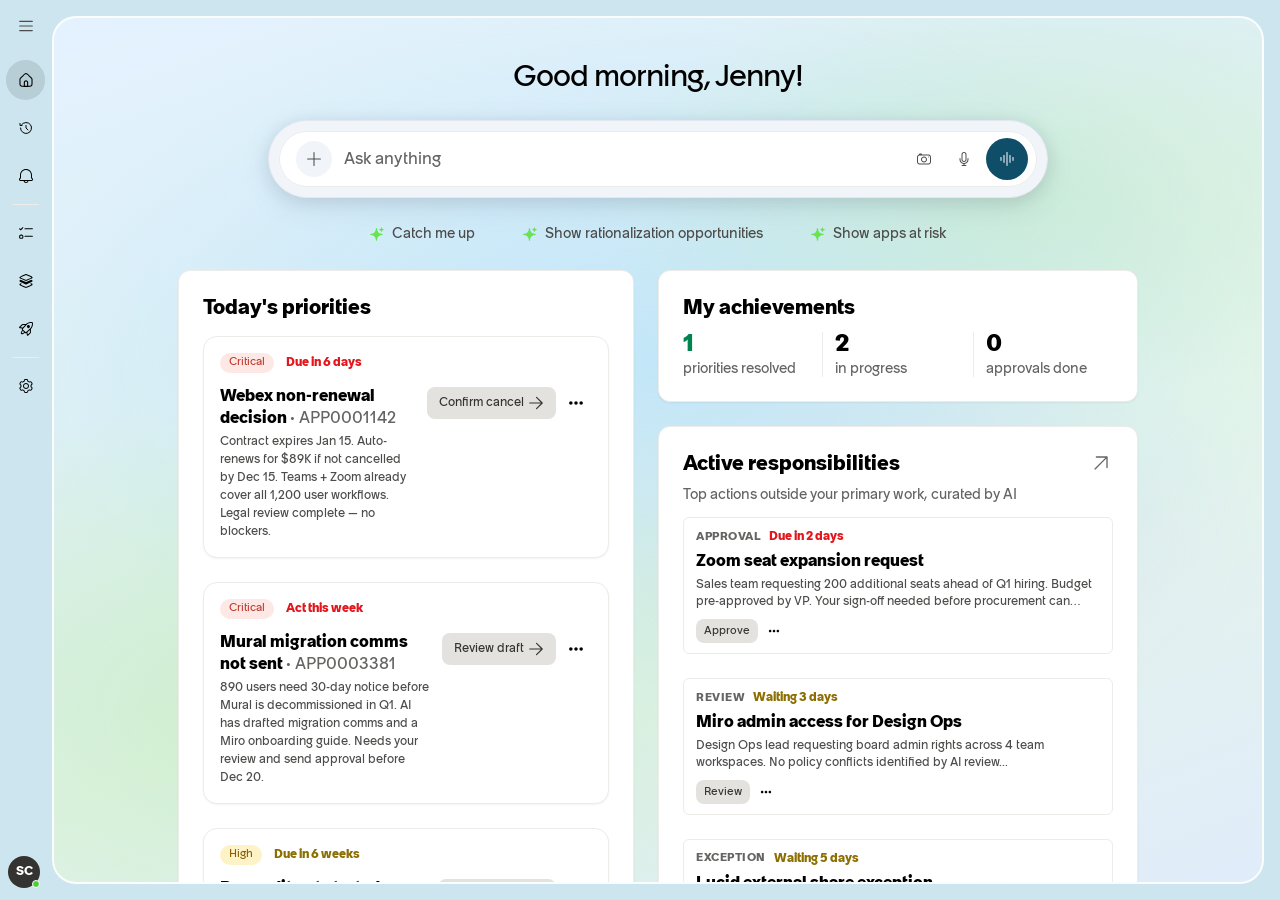
<file: AppOwner_landing.html>
<!DOCTYPE html>
<html lang="en">
<head>
  <meta charset="UTF-8">
  <meta name="viewport" content="width=device-width, initial-scale=1.0">
  <title>AppOwner - Home</title>
  <link rel="stylesheet" href="assets/css/base.css">
  <link rel="stylesheet" href="assets/css/components.css">
  <link rel="stylesheet" href="assets/css/search-box.css">
  <script src="assets/js/chart.min.js"></script>
  <script src="assets/js/icons.js"></script>
  <script src="assets/js/sidenav.js"></script>
  <script src="assets/js/sidenav-appowner.js"></script>
  <script src="assets/js/interactions.js" defer></script>
  <script src="assets/js/search-box.js" defer></script>
  <style>

    /* ============================================================
       Canvas
    ============================================================ */
    html, body {
      width: 100%;
      height: 100%;
      margin: 0;
      padding: 0;
      overflow: hidden;
      background: #cde5ef;
    }

    .app {
      display: flex;
      align-items: stretch;
      width: 100vw;
      height: 100vh;
      min-width: 1280px;
      min-height: 720px;
      background: #cde5ef;
    }

    /* ============================================================
       Side Navigation — verbatim from components/side-navigation.html
    ============================================================ */
    .sidenav {
      display: flex;
      flex-direction: column;
      height: 100%;
      background-color: var(--bg-primary, white);
      border-right: 1px solid var(--color-neutral-300, #e3e2df);
      width: 288px;
      transition: width var(--transition-fast);
      overflow: hidden;
    }

    .sidenav--collapsed { width: 52px; }

    .sidenav__top {
      display: flex;
      flex-direction: column;
      flex: 1;
      overflow-y: auto;
      scrollbar-width: none;
    }
    .sidenav__top::-webkit-scrollbar { display: none; }

    .sidenav__header {
      display: flex;
      align-items: center;
      width: 52px;
      height: 52px;
      flex-shrink: 0;
      position: relative;
    }

    .sidenav__menu-btn {
      display: flex;
      align-items: center;
      justify-content: center;
      width: 40px;
      height: 40px;
      border-radius: var(--radius-lg, 8px);
      border: none;
      background: transparent;
      color: var(--text-secondary);
      cursor: pointer;
      flex-shrink: 0;
      margin: 6px;
      transition: background-color var(--transition-fast);
    }
    .sidenav__menu-btn:hover { background-color: var(--bg-secondary); }
    .sidenav__menu-btn [data-icon] { width: 20px; height: 20px; }

    .sidenav__logo {
      position: absolute;
      left: 52px;
      display: flex;
      align-items: center;
      height: 52px;
      padding: 8px 6px;
      white-space: nowrap;
      opacity: 1;
      transition: opacity var(--transition-fast);
    }
    .sidenav--collapsed .sidenav__logo { opacity: 0; pointer-events: none; }

    .sidenav__logo-text {
      font-family: var(--font-sans);
      font-size: 15px;
      font-weight: var(--font-weight-semibold);
      color: var(--text-primary);
      letter-spacing: -0.01em;
    }

    .sidenav__nav {
      display: flex;
      flex-direction: column;
      gap: 8px;
      padding: 8px 6px;
    }

    .sidenav__item {
      display: flex;
      align-items: center;
      gap: 8px;
      height: 40px;
      border-radius: var(--radius-lg, 8px);
      padding: 0 10px;
      cursor: pointer;
      transition: background-color var(--transition-fast);
      font-family: var(--font-sans);
      font-size: var(--font-size-sm, 14px);
      color: var(--text-primary);
      text-decoration: none;
      white-space: nowrap;
      width: 100%;
      border: none;
      background: transparent;
      text-align: left;
    }
    .sidenav__item:hover:not(.sidenav__item--active) { background-color: var(--color-neutral-200, #edece9); }
    .sidenav__item--active { background-color: var(--color-neutral-400, #c2c1be); border-radius: 9999px; }
    .sidenav__item [data-icon] { width: 20px; height: 20px; flex-shrink: 0; }

    .sidenav__item__label {
      flex: 1;
      opacity: 1;
      transition: opacity var(--transition-fast);
    }
    .sidenav--collapsed .sidenav__item__label { opacity: 0; width: 0; overflow: hidden; }

    .sidenav__divider {
      height: 1px;
      background-color: var(--border-subtle, #e3e2df);
      margin: 0 6px;
    }

    /* Expandable nav groups */
    .sidenav__group { display: flex; flex-direction: column; }
    .sidenav__group-chevron {
      width: 16px; height: 16px; flex-shrink: 0;
      margin-left: auto;
      opacity: 0.5;
    }
    .sidenav--collapsed .sidenav__group-chevron { display: none; }
    .sidenav--collapsed .sidenav__subnav { display: none !important; }

    .sidenav__subnav {
      list-style: none;
      margin: 0 0 0 26px;
      padding: 2px 0 2px 20px;
      border-left: 1px solid var(--border-subtle, #e3e2df);
      flex-direction: column;
      gap: 2px;
    }
    .sidenav__subnav:not([hidden]) {
      display: flex;
    }
    .sidenav__subnav-item {
      font-family: var(--font-sans);
      font-size: var(--font-size-sm, 14px);
      color: var(--text-primary);
      text-decoration: none;
      display: block;
      padding: 6px 8px;
      border-radius: var(--radius-md, 6px);
      cursor: pointer;
      white-space: nowrap;
      transition: background-color var(--transition-fast);
    }
    .sidenav__subnav-item:hover {
      background-color: var(--color-neutral-200, #edece9);
    }

    .sidenav__bottom {
      display: flex;
      flex-direction: column;
      flex-shrink: 0;
    }

    .sidenav__profile {
      display: flex;
      align-items: center;
      gap: 8px;
      height: 56px;
      padding: 6px 8px;
    }

    .sidenav__avatar {
      position: relative;
      width: 32px;
      height: 32px;
      flex-shrink: 0;
    }

    .sidenav__avatar-img {
      width: 32px;
      height: 32px;
      border-radius: 9999px;
      background-color: var(--color-neutral-800, #343331);
      display: flex;
      align-items: center;
      justify-content: center;
      font-family: var(--font-sans);
      font-size: 12px;
      font-weight: var(--font-weight-semibold);
      color: white;
    }

    .sidenav__avatar-status {
      position: absolute;
      bottom: 0;
      right: 0;
      width: 8px;
      height: 8px;
      border-radius: 9999px;
      background-color: #52cb3d;
      border: 1.5px solid white;
    }

    .sidenav__profile-name {
      flex: 1;
      font-family: var(--font-sans);
      font-size: var(--font-size-sm, 14px);
      color: var(--text-primary);
      white-space: nowrap;
      overflow: hidden;
      text-overflow: ellipsis;
      opacity: 1;
      transition: opacity var(--transition-fast);
    }
    .sidenav--collapsed .sidenav__profile-name { opacity: 0; width: 0; overflow: hidden; }

    .sidenav__profile-more {
      display: flex;
      align-items: center;
      justify-content: center;
      width: 24px;
      height: 24px;
      border-radius: var(--radius-md, 6px);
      border: none;
      background: transparent;
      color: var(--text-tertiary);
      cursor: pointer;
      flex-shrink: 0;
      transition: background-color var(--transition-fast), opacity var(--transition-fast);
    }
    .sidenav__profile-more:hover { background-color: var(--bg-secondary); }
    .sidenav--collapsed .sidenav__profile-more { opacity: 0; }
    .sidenav__profile-more [data-icon] { width: 14px; height: 14px; }

    /* Dark modifier — transparent background/border; softened active circle */
    .sidenav--dark {
      background-color: transparent;
      border-right-color: transparent;
    }
    /* Override the component's #c2c1be active fill — too strong on teal canvas */
    .sidenav--dark .sidenav__item--active {
      background-color: rgba(0, 0, 0, 0.1);
    }
    /* Mute inactive icons; full-opacity on active */
    .sidenav--dark .sidenav__item { color: var(--text-primary); }
    .sidenav--dark .sidenav__item--active { color: var(--text-primary); }
    .sidenav--dark .sidenav__item:hover:not(.sidenav__item--active) {
      background-color: rgba(0, 0, 0, 0.06);
    }

    /* Sidebar — flex child, width driven by .sidenav inside */
    .app__sidebar {
      flex-shrink: 0;
    }

    /* ============================================================
       Floating Content Panel
    ============================================================ */
    .app__panel {
      flex: 1;
      min-width: 0;
      margin: 16px 16px 16px 0;
      height: calc(100vh - 32px);
      border-radius: 24px;
      border: 2px solid rgba(255,255,255,0.85);
      background:
        radial-gradient(ellipse 80% 60% at 20% 80%, rgba(180,230,175,0.48) 0%, transparent 60%),
        radial-gradient(ellipse 70% 50% at 80% 20%, rgba(180,230,175,0.38) 0%, transparent 50%),
        radial-gradient(ellipse 90% 70% at 50% 40%, rgba(170,220,255,0.55) 0%, transparent 60%),
        radial-gradient(ellipse 60% 50% at 70% 60%, rgba(210,200,242,0.28) 0%, transparent 50%),
        linear-gradient(160deg, #e4f2ff 0%, #ddf0f5 30%, #e4f5e8 60%, #e0ecfa 100%);
      display: flex;
      flex-direction: column;
      overflow: hidden;
      position: sticky;
      top: 16px;
    }

    /* ── Deep-dive loading overlay ── */
    .panel-loading-overlay {
      position: absolute;
      inset: 0;
      z-index: 100;
      display: flex;
      flex-direction: column;
      align-items: center;
      justify-content: center;
      gap: var(--space-4, 16px);
      background: rgba(255,255,255,0.82);
      backdrop-filter: blur(6px);
      border-radius: 24px;
      opacity: 0;
      transition: opacity 0.3s ease;
      pointer-events: none;
    }
    .panel-loading-overlay--visible {
      opacity: 1;
      pointer-events: auto;
    }

    .panel-loading-text {
      font-family: var(--font-sans);
      font-size: var(--font-size-sm, 14px);
      font-weight: var(--font-weight-medium, 500);
      color: var(--text-secondary, #6b7280);
    }

    /* ── AI Loader ── */
    .ai-loader { position: relative; width: 80px; height: 80px; }
    .ai-loader__ring { position: absolute; inset: 0; animation: ai-ring-spin 2s linear infinite; }
    .ai-loader__ring svg { width: 100%; height: 100%; display: block; }
    .ai-loader__center { position: absolute; inset: 12px; background: transparent; border-radius: 50%; display: flex; align-items: center; justify-content: center; }
    .ai-loader__sparkles { position: relative; width: 34px; height: 34px; }
    .ai-loader__sparkle { position: absolute; display: block; }
    .ai-loader__sparkle svg { width: 100%; height: 100%; display: block; }
    .ai-loader__sparkle--main { width: 30px; height: 30px; bottom: -2px; left: 50%; transform: translateX(-50%); color: #312e81; animation: sparkle-breathe 2s ease-in-out infinite; --tx: -50%; }
    .ai-loader__sparkle--tl { width: 11px; height: 11px; top: 1px; left: -1px; color: #3730a3; animation: sparkle-breathe 2s ease-in-out infinite 0.4s; }
    .ai-loader__sparkle--tr { width: 14px; height: 14px; top: -2px; right: -1px; color: #3730a3; animation: sparkle-breathe 2s ease-in-out infinite 0.8s; }
    @keyframes ai-ring-spin { from { transform: rotate(0deg); } to { transform: rotate(360deg); } }
    @keyframes sparkle-breathe { 0%, 100% { opacity: 0.55; transform: translateX(var(--tx, 0)) scale(0.88); } 50% { opacity: 1; transform: translateX(var(--tx, 0)) scale(1.05); } }


    /* ============================================================
       Panel Body (scrollable)
    ============================================================ */
    .panel-body {
      flex: 1;
      min-width: 0;
      min-height: 0;
      overflow-y: auto;
      display: flex;
      flex-direction: column;
      padding-left: 100px;
      padding-right: 100px;
    }

    /* ============================================================
       Welcome Hero + Search
    ============================================================ */
    .home-hero {
      display: flex;
      flex-direction: column;
      align-items: center;
      padding: var(--space-10) var(--space-10) var(--space-5);
    }

    .home-hero__title {
      font-family: var(--font-sans);
      font-size: var(--font-size-3xl);
      font-weight: 400;
      color: var(--text-primary);
      margin: 0 0 var(--space-6);
      letter-spacing: -0.03em;
      line-height: var(--line-height-tight);
      text-align: center;
    }

    /* search-card styles moved to assets/css/search-box.css */

    .ai-chips {
      display: flex;
      align-items: center;
      gap: var(--space-4);
      flex-wrap: wrap;
      justify-content: center;
    }

    .ai-chip {
      display: inline-flex;
      align-items: center;
      gap: var(--space-2);
      height: 32px;
      padding: 0 var(--space-4);
      border-radius: 9999px;
      border: none;
      background: transparent;
      font-family: var(--font-sans);
      font-size: var(--font-size-sm);
      color: var(--text-secondary);
      cursor: pointer;
      transition: all var(--transition-fast);
      white-space: nowrap;
    }
    .ai-chip:hover { color: var(--text-primary); background: rgba(255, 255, 255, 0.3); }
    .ai-chip [data-icon] { width: 14px; height: 14px; color: var(--color-accent); }

    /* ============================================================
       Card — verbatim from components/card.html
    ============================================================ */
    .card {
      background: var(--bg-primary);
      border-radius: var(--radius-xl);
      border: 1px solid var(--border-subtle);
      box-shadow: var(--shadow-sm);
      display: flex;
      flex-direction: column;
      overflow: hidden;
    }

    .card--interactive {
      cursor: pointer;
      transition: box-shadow var(--transition-fast), border-color var(--transition-fast);
    }
    .card--interactive:hover {
      box-shadow: var(--shadow-md);
      border-color: var(--border-default);
    }

    .card--accent {
      border-left: none;
    }
    .card--accent .card__kpi-value {
      font-size: var(--font-size-xl);
    }

    .card__header {
      display: flex;
      align-items: flex-start;
      justify-content: space-between;
      gap: var(--space-3);
      padding: var(--space-4) var(--space-4) var(--space-3);
      flex-shrink: 0;
    }

    .card__header-text {
      display: flex;
      flex-direction: column;
      gap: 2px;
      min-width: 0;
    }

    .card__title {
      font-family: var(--font-sans);
      font-size: 14px;
      font-weight: var(--font-weight-medium);
      color: var(--text-secondary);
      margin: 0;
      line-height: var(--line-height-tight);
    }

    .card__subtitle {
      font-family: var(--font-sans);
      font-size: var(--font-size-xs);
      color: var(--text-tertiary);
      margin: 0;
      line-height: var(--line-height-normal);
    }

    .card__header-action {
      display: flex;
      align-items: center;
      gap: var(--space-1);
      flex-shrink: 0;
    }

    .card__icon-btn {
      display: flex;
      align-items: center;
      justify-content: center;
      width: 24px;
      height: 24px;
      border-radius: 9999px;
      border: 1.5px solid var(--border-default);
      background: transparent;
      color: var(--text-tertiary);
      cursor: pointer;
      flex-shrink: 0;
      transition: background-color var(--transition-fast), border-color var(--transition-fast);
    }
    .card__icon-btn:hover { background-color: var(--bg-secondary); border-color: var(--text-secondary); }
    .card__icon-btn [data-icon] { width: 14px; height: 14px; }

    .card__body {
      padding: 0 var(--space-4) var(--space-4);
      flex: 1;
      min-height: 0;
    }

    .card--flush .card__body { padding: 0; }

    .card__footer {
      padding: var(--space-4) var(--space-5);
      border-top: 1px solid var(--border-subtle);
      flex-shrink: 0;
    }

    .card__metric-label {
      font-family: var(--font-sans);
      font-size: 14px;
      font-weight: var(--font-weight-medium);
      color: var(--text-secondary);
      margin: 0 0 var(--space-2);
    }

    .card__metric-value {
      font-family: var(--font-sans);
      font-size: var(--font-size-xl);
      font-weight: var(--font-weight-bold);
      color: var(--text-primary);
      line-height: var(--line-height-tight);
      letter-spacing: -0.02em;
      margin: 0 0 var(--space-2);
    }

    .card__metric-support {
      font-family: var(--font-sans);
      font-size: var(--font-size-xs);
      color: var(--text-secondary);
      line-height: var(--line-height-relaxed);
      margin: 0 0 var(--space-3);
    }

    .card__insight {
      display: flex;
      align-items: flex-start;
      gap: var(--space-2);
      font-family: var(--font-sans);
      font-size: var(--font-size-xs);
      color: var(--text-secondary);
      background: #f4fcf0;
      border-radius: var(--radius-lg);
      padding: var(--space-2) var(--space-3);
      line-height: var(--line-height-relaxed);
    }
    .card__insight [data-icon] { width: 12px; height: 12px; color: var(--color-accent); flex-shrink: 0; margin-top: 1px; }

    /* KPI stack — two equal-weight metrics stacked vertically */
    .card__kpi-stack {
      display: flex;
      flex-direction: column;
      gap: 0;
    }

    .card__kpi {
      display: flex;
      align-items: center;
      gap: var(--space-3);
      padding: calc(var(--space-2) + 6px) 0;
    }

    .card__kpi-icon {
      display: flex;
      align-items: center;
      justify-content: center;
      width: 36px;
      height: 36px;
      border-radius: 50%;
      background: var(--bg-secondary);
      color: var(--color-primary);
      flex-shrink: 0;
    }
    .card__kpi-icon [data-icon] { width: 20px; height: 20px; }

    .card__kpi-text {
      display: flex;
      flex-direction: column;
      gap: 2px;
    }

    .card__kpi-value {
      font-family: var(--font-sans);
      font-size: var(--font-size-lg);
      font-weight: var(--font-weight-bold);
      color: var(--text-primary);
      line-height: var(--line-height-tight);
      letter-spacing: -0.02em;
      margin: 0;
    }

    .card__kpi-label {
      font-family: var(--font-sans);
      font-size: var(--font-size-xs);
      color: var(--text-secondary);
      line-height: var(--line-height-normal);
      margin: 0;
    }

    .card__domain-list {
      display: flex;
      flex-direction: column;
      gap: var(--space-2);
    }

    .card__domain-item {
      display: flex;
      align-items: center;
      gap: var(--space-2);
    }

    .card__domain-dot {
      width: 8px;
      height: 8px;
      border-radius: 9999px;
      flex-shrink: 0;
    }

    .card__domain-name {
      font-family: var(--font-sans);
      font-size: var(--font-size-xs);
      color: var(--text-secondary);
    }

    .card__kpi--clickable {
      border-radius: var(--radius-lg);
      transition: background-color var(--transition-fast);
      margin: 0 calc(-1 * var(--space-2));
      padding: calc(var(--space-2) + 6px) var(--space-2);
    }
    .card__kpi--clickable:hover { background-color: var(--bg-secondary); }

    .card__kpi-divider {
      height: 1px;
      background: var(--border-subtle);
    }

    .stat-card:hover {
      box-shadow: var(--shadow-md);
      border-color: var(--border-default);
    }

    /* ============================================================
       Briefing section layout
    ============================================================ */
    .briefing-section {
      padding: 0 var(--space-6) var(--space-4);
    }

    .briefing-section__label {
      font-family: var(--font-sans);
      font-size: var(--font-size-xs);
      font-weight: var(--font-weight-semibold);
      text-transform: uppercase;
      letter-spacing: 0.07em;
      color: var(--text-tertiary);
      margin: 0 0 var(--space-3);
      display: flex;
      align-items: center;
      gap: var(--space-2);
    }
    .briefing-section__label [data-icon] { width: 12px; height: 12px; color: var(--color-accent); }

    .briefing-cards {
      display: grid;
      grid-template-columns: repeat(4, 1fr);
      gap: var(--space-4);
    }

    /* ============================================================
       Today's Priorities — scoped to this landing page
    ============================================================ */
    .priorities-section { padding: 0 var(--space-6) var(--space-6); }
    .priorities-grid { display: grid; grid-template-columns: 1fr 480px; gap: 24px; align-items: flex-start; }
    .priorities-panel {
      background: var(--bg-primary);
      border: 1px solid var(--border-subtle);
      border-radius: var(--radius-xl);
      box-shadow: var(--shadow-sm);
      padding: var(--space-6);
      display: flex;
      flex-direction: column;
      gap: var(--space-4);
      min-width: 0;
    }
    .priorities-col { min-width: 0; display: flex; flex-direction: column; gap: var(--space-6); }
    .priorities-sidebar { display: flex; flex-direction: column; gap: var(--space-6); }
    .priorities-section__label {
      font-family: var(--font-sans);
      font-size: var(--font-size-xs);
      font-weight: var(--font-weight-semibold);
      text-transform: uppercase;
      letter-spacing: 0.07em;
      color: var(--text-tertiary);
      margin: 0 0 var(--space-2);
    }
    .priorities-panel .priorities-section__label { margin: 0; }

    .priority-card {
      background: var(--bg-primary);
      border: 1px solid var(--border-subtle);
      border-radius: var(--radius-lg);
      padding: 14px 16px;
      box-shadow: var(--shadow-sm);
      transition: box-shadow var(--transition-fast);
    }
    .priority-card:hover { box-shadow: var(--shadow-md); }
    .priority-card--critical { border-left: 3px solid var(--color-error); }
    .priority-card--high     { border-left: 3px solid var(--color-warning); }
    .priority-card--medium   { border-left: 3px solid var(--color-info); }

    .priority-card__meta { display: flex; align-items: center; gap: var(--space-2); margin-bottom: var(--space-2); flex-wrap: wrap; }
    .priority-card__row { display: flex; justify-content: space-between; gap: var(--space-3); align-items: flex-start; }
    .priority-card__body { flex: 1; min-width: 0; }
    .priority-card__title { font-family: var(--font-sans); font-size: var(--font-size-sm); font-weight: var(--font-weight-bold); color: var(--text-primary); margin: 0 0 var(--space-1); line-height: var(--line-height-snug); }
    .priority-card__id { font-weight: var(--font-weight-normal); color: var(--text-tertiary); }
    .priority-card__desc { font-family: var(--font-sans); font-size: var(--font-size-xs); color: var(--text-secondary); margin: 0; line-height: var(--line-height-normal); }
    .priority-card__actions { display: flex; align-items: center; gap: var(--space-1); flex-shrink: 0; padding-top: 2px; }

    .priority-due { display: inline-flex; align-items: center; gap: 4px; font-size: var(--font-size-xs); font-weight: var(--font-weight-semibold); }
    .priority-due__dot { width: 10px; height: 10px; border-radius: 50%; border: 1.5px solid currentColor; flex-shrink: 0; }
    .priority-due--red   { color: var(--color-error); }
    .priority-due--amber { color: var(--color-warning); }
    .priority-due--blue  { color: var(--color-info); }

    /* Sidebar: Today's progress */
    .progress-title { font-family: var(--font-sans); font-size: var(--font-size-sm); font-weight: var(--font-weight-bold); color: var(--text-primary); margin: 0 0 var(--space-3); }
    .progress-stats { display: flex; }
    .progress-stat { flex: 1; padding-right: var(--space-3); border-right: 1px solid var(--border-subtle); margin-right: var(--space-3); }
    .progress-stat:last-child { border-right: none; margin-right: 0; padding-right: 0; }
    .progress-stat__num { font-family: var(--font-sans); font-size: var(--font-size-2xl); font-weight: var(--font-weight-bold); color: var(--text-primary); line-height: 1; margin: 0 0 var(--space-1); letter-spacing: -0.02em; }
    .progress-stat__num--success { color: var(--color-success); }
    .progress-stat__label { font-family: var(--font-sans); font-size: var(--font-size-sm); color: var(--text-tertiary); line-height: var(--line-height-tight); }

    /* Sidebar: Active responsibilities */
    .resp-header { display: flex; justify-content: space-between; align-items: flex-start; margin-bottom: var(--space-2); }
    .resp-title { font-family: var(--font-sans); font-size: var(--font-size-sm); font-weight: var(--font-weight-bold); color: var(--text-primary); margin: 0; }
    .rb-card__title {
      font-family: var(--font-sans);
      font-size: var(--font-size-xl);
      font-weight: var(--font-weight-semibold);
      color: var(--text-primary);
      line-height: var(--line-height-tight);
    }
    .resp-expand-btn { width: 24px; height: 24px; display: inline-flex; align-items: center; justify-content: center; background: transparent; border: none; color: var(--text-tertiary); cursor: pointer; border-radius: var(--radius-sm); }
    .resp-expand-btn:hover { background: var(--bg-secondary); color: var(--text-primary); }
    .resp-expand-btn [data-icon] { width: 14px; height: 14px; }
    .resp-sub { font-family: var(--font-sans); font-size: var(--font-size-sm); color: var(--text-tertiary); margin: 0 0 var(--space-3); line-height: var(--line-height-normal); }

    .resp-item { border: 1px solid var(--border-subtle); border-radius: var(--radius-md); padding: 10px 12px; margin-bottom: var(--space-6); }
    .resp-item:last-of-type { margin-bottom: 0; }
    .resp-item__meta { display: flex; align-items: center; gap: var(--space-2); margin-bottom: 4px; flex-wrap: wrap; }
    .resp-item__type { font-family: var(--font-sans); font-size: 11px; color: var(--text-tertiary); font-weight: var(--font-weight-semibold); text-transform: uppercase; letter-spacing: 0.05em; }
    .resp-item__title { font-family: var(--font-sans); font-size: var(--font-size-base); font-weight: var(--font-weight-semibold); color: var(--text-primary); margin: 0 0 4px; line-height: var(--line-height-snug); }
    .resp-item__desc { font-family: var(--font-sans); font-size: var(--font-size-xs); color: var(--text-secondary); margin: 0 0 var(--space-2); line-height: 1.45; display: -webkit-box; -webkit-line-clamp: 2; -webkit-box-orient: vertical; overflow: hidden; }
    .resp-item__actions { display: flex; align-items: center; gap: var(--space-1); }

    .resp-view-more { font-family: var(--font-sans); font-size: var(--font-size-sm); color: var(--color-link); font-weight: var(--font-weight-semibold); cursor: pointer; margin-top: var(--space-3); display: inline-flex; align-items: center; gap: 4px; text-decoration: none; background: transparent; border: none; padding: 0; }
    .resp-view-more:hover { color: var(--color-link-hover); text-decoration: underline; }
    .resp-view-more [data-icon] { width: 12px; height: 12px; }

    /* ============================================================
       Widget Grid
    ============================================================ */
    .home-grid {
      display: grid;
      grid-template-columns: 1fr;
      gap: var(--space-4);
      padding: 0 var(--space-6) var(--space-6);
    }

    /* ============================================================
       Priorities Widget
    ============================================================ */
    .card--priorities .card__header { padding-bottom: var(--space-2); }

    .priorities__filter {
      display: inline-flex;
      align-items: center;
      gap: var(--space-1);
      height: 28px;
      padding: 0 var(--space-3);
      border-radius: 9999px;
      border: 1px solid var(--border-subtle);
      background: transparent;
      font-family: var(--font-sans);
      font-size: var(--font-size-xs);
      color: var(--text-secondary);
      cursor: pointer;
      transition: background-color var(--transition-fast);
    }
    .priorities__filter:hover { background-color: var(--bg-secondary); }
    .priorities__filter [data-icon] { width: 12px; height: 12px; }

    .priorities__list {
      display: flex;
      flex-direction: column;
      padding: 0 var(--space-4) var(--space-4);
      flex: 1;
      overflow-y: auto;
      gap: var(--space-3);
    }

    .priority-card {
      border-radius: 14px;
      border: 1px solid var(--border-subtle);
      padding: var(--space-4);
      cursor: pointer;
      transition: background-color var(--transition-fast);
    }
    .priority-card:hover { background-color: var(--bg-secondary); }

    .priority-card--highlighted {
      border-color: #b7e7b0;
      background-color: #f7fef6;
    }
    .priority-card--highlighted:hover { background-color: #edfce9; }

    .priority-card__badges {
      display: flex;
      align-items: center;
      gap: var(--space-2);
      margin-bottom: var(--space-2);
      flex-wrap: wrap;
    }

    .priority-card__title {
      font-family: var(--font-sans);
      font-size: var(--font-size-base);
      font-weight: var(--font-weight-semibold);
      color: var(--text-primary);
      margin: 0 0 var(--space-1);
      line-height: var(--line-height-snug);
    }

    .priority-card__meta {
      font-family: var(--font-sans);
      font-size: var(--font-size-xs);
      color: var(--text-secondary);
      display: flex;
      align-items: center;
      gap: var(--space-3);
      margin-bottom: var(--space-3);
    }

    .priority-card__meta-dot {
      width: 3px;
      height: 3px;
      border-radius: 9999px;
      background-color: var(--text-tertiary);
      flex-shrink: 0;
    }

    .priority-card__insight {
      display: flex;
      align-items: flex-start;
      gap: var(--space-2);
      font-family: var(--font-sans);
      font-size: var(--font-size-sm);
      color: var(--color-success);
      font-weight: var(--font-weight-semibold);
      line-height: var(--line-height-snug);
    }
    .priority-card__insight [data-icon] {
      width: 14px;
      height: 14px;
      flex-shrink: 0;
      margin-top: 2px;
      color: var(--color-accent);
    }

    /* ============================================================
       Badge — verbatim from components/badge.html
    ============================================================ */
    .badge {
      display: inline-flex;
      align-items: center;
      gap: 4px;
      border-radius: 9999px;
      font-family: var(--font-sans);
      font-weight: var(--font-weight-normal);
      white-space: nowrap;
      vertical-align: middle;
      height: 20px;
      padding: 0 8px;
      font-size: 11px;
      border: 1px solid transparent;
    }
    .badge [data-icon] { flex-shrink: 0; width: 9px; height: 9px; }

    .badge--neutral     { background-color: #343331; color: white; }
    .badge--error       { background-color: #c0392b; color: white; }

    /* ============================================================
       Portfolio Health Widget
    ============================================================ */
    .health-gauge {
      display: flex;
      flex-direction: column;
      align-items: center;
      padding: 0 var(--space-5) var(--space-2);
    }

    .health-gauge__svg-wrap {
      position: relative;
      width: 200px;
      height: 130px;
    }

    .health-gauge__center {
      position: absolute;
      bottom: 8px;
      left: 0;
      right: 0;
      display: flex;
      flex-direction: column;
      align-items: center;
    }

    .health-gauge__number {
      font-family: var(--font-sans);
      font-size: 36px;
      font-weight: var(--font-weight-bold);
      color: var(--text-primary);
      line-height: 1;
    }

    .health-gauge__label {
      font-family: var(--font-sans);
      font-size: var(--font-size-xs);
      color: var(--text-tertiary);
      margin-top: 2px;
    }

    .health-stats {
      display: flex;
      flex-direction: column;
      gap: var(--space-2);
      padding: 0 var(--space-5);
      width: 100%;
    }

    .health-stat {
      display: flex;
      align-items: center;
      gap: var(--space-2);
      font-family: var(--font-sans);
      font-size: var(--font-size-sm);
      color: var(--text-secondary);
    }

    .health-stat__dot {
      width: 10px;
      height: 10px;
      border-radius: 9999px;
      flex-shrink: 0;
    }

    .health-stat__label { flex: 1; }

    .health-stat__value {
      font-weight: var(--font-weight-semibold);
      color: var(--text-primary);
    }

    .health-action {
      display: flex;
      align-items: center;
      gap: var(--space-2);
      margin: var(--space-3) var(--space-5) var(--space-5);
      font-family: var(--font-sans);
      font-size: var(--font-size-sm);
      color: var(--color-primary);
      cursor: pointer;
      font-weight: var(--font-weight-semibold);
      transition: color var(--transition-fast);
    }
    .health-action:hover { color: var(--color-primary-hover); }
    .health-action [data-icon] { width: 14px; height: 14px; color: var(--color-accent); }

    /* ============================================================
       Progress Bar — verbatim from components/progress.html
    ============================================================ */
    .progress-wrap {
      display: flex;
      flex-direction: column;
      gap: 6px;
    }

    .progress-header {
      display: flex;
      align-items: center;
      justify-content: space-between;
      font-family: var(--font-sans);
      font-size: 12px;
      color: var(--text-secondary);
    }

    .progress-bar {
      position: relative;
      height: 8px;
      border-radius: 9999px;
      background-color: var(--color-neutral-200, #edece9);
      overflow: visible;
    }

    .progress-bar__fill {
      height: 100%;
      border-radius: 9999px;
      position: relative;
      transition: width 0.4s ease;
      min-width: 8px;
    }

    .progress-bar__stop {
      position: absolute;
      right: -1px;
      top: 50%;
      transform: translateY(-50%);
      width: 10px;
      height: 10px;
      border-radius: 2px;
      border: 2px solid white;
      box-shadow: 0 0 0 1px rgba(0,0,0,0.1);
    }

    .progress-bar__fill--success { background-color: var(--color-success, #16a34a); }
    .progress-bar__fill--success .progress-bar__stop { background-color: var(--color-success, #16a34a); }

    .progress-bar__fill--warning { background-color: var(--color-warning, #d97706); }
    .progress-bar__fill--warning .progress-bar__stop { background-color: var(--color-warning, #d97706); }

    .progress-bar__fill--error { background-color: var(--color-error, #dc2626); }
    .progress-bar__fill--error .progress-bar__stop { background-color: var(--color-error, #dc2626); }

    .progress-bar__fill--primary { background-color: var(--color-primary, #0e4e69); }
    .progress-bar__fill--primary .progress-bar__stop { background-color: var(--color-primary, #0e4e69); }

    /* ============================================================
       Radial Progress — verbatim from components/radial-progress.html
    ============================================================ */
    .radial {
      display: inline-flex;
      flex-direction: column;
      align-items: center;
      gap: 8px;
    }

    .radial__svg-wrap {
      position: relative;
      width: 130px;
      height: 130px;
    }

    .radial__svg {
      width: 130px;
      height: 130px;
      transform: rotate(-90deg);
    }

    .radial__track {
      fill: none;
      stroke: var(--color-neutral-200, #edece9);
      stroke-width: 12;
    }

    .radial__fill {
      fill: none;
      stroke-width: 12;
      stroke-linecap: round;
      transition: stroke-dashoffset 0.5s ease;
    }

    .radial__center {
      position: absolute;
      inset: 0;
      display: flex;
      flex-direction: column;
      align-items: center;
      justify-content: center;
    }

    .radial__pct {
      font-family: var(--font-sans);
      font-size: 22px;
      font-weight: var(--font-weight-normal);
      color: var(--color-primary, #0e4e69);
      line-height: 1;
    }

    .radial__sublabel {
      font-family: var(--font-sans);
      font-size: 10px;
      color: var(--text-tertiary);
      margin-top: 2px;
    }

    .radial__fill--primary { stroke: var(--color-primary, #0e4e69); }
    .radial__fill--purple  { stroke: #7c3aed; }

    /* ============================================================
       KPIs Widget
    ============================================================ */
    .kpi-score-row {
      display: flex;
      align-items: center;
      gap: var(--space-2);
      font-family: var(--font-sans);
      font-size: var(--font-size-xs);
    }

    .kpi-score-row__label {
      width: 108px;
      flex-shrink: 0;
      color: var(--text-secondary);
    }

    .kpi-score-row__value {
      width: 28px;
      text-align: right;
      font-weight: var(--font-weight-semibold);
      color: var(--text-primary);
      flex-shrink: 0;
    }

    .kpi-score-row__status {
      width: 36px;
      flex-shrink: 0;
      text-align: right;
    }

    .kpi-status--good    { color: var(--color-success); font-weight: var(--font-weight-semibold); }
    .kpi-status--fair    { color: var(--color-warning); font-weight: var(--font-weight-semibold); }

    .kpi-pentagon-wrap {
      display: flex;
      justify-content: center;
      padding: 0 var(--space-5) var(--space-4);
    }

    .kpi-pentagon {
      position: relative;
      display: inline-flex;
      align-items: center;
      justify-content: center;
    }

    .kpi-pentagon__label {
      position: absolute;
      text-align: center;
      font-family: var(--font-sans);
      font-size: var(--font-size-base);
      font-weight: var(--font-weight-bold);
      color: #7a6200;
      line-height: 1;
    }

    .kpi-scores {
      display: flex;
      flex-direction: column;
      gap: var(--space-3);
      padding: 0 var(--space-5) var(--space-5);
    }

    /* ============================================================
       Conversation Side Pane — canvas level, flex sibling of app__panel
    ============================================================ */
    .convo-pane {
      flex-shrink: 0;
      width: 0;
      overflow: hidden;
      transition: width 320ms cubic-bezier(0.4, 0, 0.2, 1);
      /* sits on the teal canvas, same vertical span as the panel */
      margin: 12px 0;
    }

    .convo-pane--open {
      width: var(--convo-pane-width);
    }

    /* Inner wrapper stays at fixed width so content doesn't squish */
    .convo-pane__inner {
      width: var(--convo-pane-width);
      min-width: var(--convo-pane-width);
      height: 100%;
      display: flex;
      flex-direction: column;
      background: transparent;
    }

    /* Title bar */
    .convo-pane__titlebar {
      display: flex;
      align-items: center;
      justify-content: space-between;
      padding: var(--space-4) var(--space-5);
      flex-shrink: 0;
    }

    .convo-pane__titlebar-label {
      font-family: var(--font-sans);
      font-size: var(--font-size-base);
      font-weight: var(--font-weight-semibold);
      color: var(--text-primary);
    }

    .convo-pane__titlebar-actions {
      display: flex;
      align-items: center;
      gap: var(--space-1);
    }

    .convo-pane__titlebar-btn {
      display: flex;
      align-items: center;
      justify-content: center;
      width: 32px;
      height: 32px;
      border-radius: var(--radius-lg);
      border: none;
      background: transparent;
      color: var(--text-tertiary);
      cursor: pointer;
      transition: background-color var(--transition-fast), color var(--transition-fast);
    }
    .convo-pane__titlebar-btn:hover { background-color: rgba(0,0,0,0.06); color: var(--text-primary); }
    .convo-pane__titlebar-btn [data-icon] { width: 16px; height: 16px; }

    /* Chat scroll area */
    .convo-pane__body {
      flex: 1;
      overflow-y: auto;
      padding: var(--space-8) var(--space-6) var(--space-4);
      display: flex;
      flex-direction: column;
      gap: var(--space-4);
    }
    .convo-pane__body::-webkit-scrollbar { width: 4px; }
    .convo-pane__body::-webkit-scrollbar-track { background: transparent; }
    .convo-pane__body::-webkit-scrollbar-thumb { background: rgba(0,0,0,0.12); border-radius: 9999px; }

    /* Standalone sparkle icon */
    .convo-sparkle {
      width: 28px;
      height: 28px;
      color: var(--color-accent);
      margin-bottom: var(--space-1);
    }
    .convo-sparkle [data-icon] { width: 28px; height: 28px; }

    /* Greeting */
    .convo-msg__greeting {
      font-family: var(--font-sans);
      font-size: var(--font-size-3xl);
      font-weight: var(--font-weight-bold);
      color: var(--text-primary);
      line-height: var(--line-height-tight);
      letter-spacing: -0.02em;
      margin: 0;
    }

    .convo-msg__text {
      font-family: var(--font-sans);
      font-size: var(--font-size-sm);
      color: var(--text-secondary);
      line-height: var(--line-height-relaxed);
      margin: 0;
    }
    .convo-msg__text strong { color: var(--text-primary); font-weight: var(--font-weight-semibold); }

    /* Inline context card — white, visible border */
    .convo-card {
      background: white;
      border-radius: var(--radius-xl);
      padding: var(--space-4);
      border: 1px solid var(--border-subtle);
      box-shadow: var(--shadow-sm);
      display: flex;
      flex-direction: column;
      gap: var(--space-3);
    }

    .convo-card__header {
      display: flex;
      align-items: center;
      justify-content: space-between;
    }

    .convo-card__title {
      font-family: var(--font-sans);
      font-size: var(--font-size-sm);
      font-weight: var(--font-weight-semibold);
      color: var(--text-primary);
    }

    .convo-card__goal {
      display: flex;
      align-items: flex-start;
      gap: var(--space-3);
      background: var(--bg-secondary);
      border-radius: var(--radius-lg);
      padding: var(--space-3);
    }

    .convo-card__goal-icon {
      width: 18px;
      height: 18px;
      color: var(--color-primary);
      flex-shrink: 0;
      margin-top: 1px;
    }
    .convo-card__goal-icon [data-icon] { width: 18px; height: 18px; }

    .convo-card__goal-text {
      font-family: var(--font-sans);
      font-size: var(--font-size-xs);
      color: var(--text-secondary);
      line-height: var(--line-height-relaxed);
    }
    .convo-card__goal-text strong { color: var(--text-primary); font-weight: var(--font-weight-semibold); }

    .convo-card__activity-label {
      font-family: var(--font-sans);
      font-size: var(--font-size-xs);
      color: var(--text-tertiary);
      font-weight: var(--font-weight-semibold);
      text-transform: uppercase;
      letter-spacing: 0.06em;
    }

    .convo-card__activity-list {
      display: flex;
      flex-direction: column;
      gap: var(--space-2);
    }

    .convo-card__activity-item {
      display: flex;
      align-items: center;
      gap: var(--space-2);
      font-family: var(--font-sans);
      font-size: var(--font-size-xs);
      color: var(--text-secondary);
    }

    .convo-card__footer {
      margin-top: var(--space-3);
      padding-top: var(--space-3);
      border-top: 1px solid var(--border-subtle);
    }

    .convo-card__action-btn {
      display: inline-flex;
      align-items: center;
      gap: var(--space-2);
      height: 32px;
      padding: 0 var(--space-4);
      border-radius: var(--radius-field);
      border: none;
      background: var(--color-primary);
      color: var(--color-primary-content);
      font-family: var(--font-sans);
      font-size: var(--font-size-xs);
      font-weight: var(--font-weight-semibold);
      cursor: pointer;
      transition: background-color var(--transition-fast);
    }
    .convo-card__action-btn:hover { background-color: var(--color-primary-hover); }
    .convo-card__action-btn [data-icon] { width: 13px; height: 13px; }

    .convo-card__dot {
      width: 8px;
      height: 8px;
      border-radius: 9999px;
      flex-shrink: 0;
    }

    /* Speech bubble — verbatim from Emily's custom components/speech-bubble.html */
    .bubble-wrap {
      display: flex;
      flex-direction: column;
      align-items: flex-end;
      gap: 4px;
    }

    .bubble-wrap--ai {
      align-items: flex-start;
    }

    .bubble {
      display: flex;
      flex-direction: column;
      gap: var(--space-2);
      max-width: 456px;
      padding: var(--space-3) var(--space-4);
      background: var(--color-primary);
      color: var(--color-primary-content);
      border-radius: var(--radius-2xl) var(--radius-md) var(--radius-2xl) var(--radius-2xl);
    }

    .bubble--ai {
      background: var(--bg-primary);
      color: var(--text-primary);
      border: 1px solid var(--border-subtle);
      border-radius: var(--radius-md) var(--radius-2xl) var(--radius-2xl) var(--radius-2xl);
    }

    .bubble__text {
      font-family: var(--font-sans);
      font-size: var(--font-size-sm);
      line-height: var(--line-height-relaxed);
      margin: 0;
      color: inherit;
    }

    .bubble__helper {
      font-family: var(--font-sans);
      font-size: 10px;
      opacity: 0.65;
      text-align: right;
      margin: 0;
    }

    /* AI follow-up text */
    .convo-followup {
      font-family: var(--font-sans);
      font-size: var(--font-size-sm);
      color: var(--text-secondary);
      line-height: var(--line-height-relaxed);
      margin: 0;
    }

    /* Feedback action row */
    .convo-actions {
      display: flex;
      align-items: center;
      gap: var(--space-1);
    }

    .convo-action-btn {
      display: flex;
      align-items: center;
      justify-content: center;
      width: 30px;
      height: 30px;
      border-radius: var(--radius-lg);
      border: none;
      background: transparent;
      color: var(--text-tertiary);
      cursor: pointer;
      transition: background-color var(--transition-fast), color var(--transition-fast);
    }
    .convo-action-btn:hover { background-color: rgba(0,0,0,0.06); color: var(--text-primary); }
    .convo-action-btn [data-icon] { width: 14px; height: 14px; }

    /* Input area — white pill, no top border */
    .convo-pane__footer {
      padding: var(--space-4) var(--space-6);
      flex-shrink: 0;
      background: transparent;
    }

    .convo-input-card {
      background: white;
      border-radius: 9999px;
      border: 1px solid var(--border-subtle);
      box-shadow: var(--shadow-sm);
      padding: var(--space-3) var(--space-4);
      display: flex;
      align-items: center;
      gap: var(--space-2);
    }

    .convo-input-card__add {
      display: flex;
      align-items: center;
      justify-content: center;
      width: 28px;
      height: 28px;
      border-radius: 9999px;
      border: none;
      background: transparent;
      color: var(--text-tertiary);
      cursor: pointer;
      flex-shrink: 0;
      transition: background-color var(--transition-fast);
    }
    .convo-input-card__add:hover { background-color: var(--bg-secondary); }
    .convo-input-card__add [data-icon] { width: 16px; height: 16px; }

    .convo-input-card__placeholder {
      flex: 1;
      font-family: var(--font-sans);
      font-size: var(--font-size-sm);
      color: var(--text-tertiary);
    }

    .convo-input-card__send {
      display: flex;
      align-items: center;
      justify-content: center;
      width: 32px;
      height: 32px;
      border-radius: 9999px;
      border: none;
      background: var(--color-primary);
      color: white;
      cursor: pointer;
      flex-shrink: 0;
      transition: background-color var(--transition-fast);
    }
    .convo-input-card__send:hover { background-color: var(--color-primary-hover); }
    .convo-input-card__send [data-icon] { width: 14px; height: 14px; }

  </style>
</head>
<body>

<div class="app">

  <!-- ============================================================
       Sidebar — mounted from assets/js/sidenav.js
  ============================================================ -->
  <div class="app__sidebar">
    <div data-component="appowner-sidenav"></div>
  </div>

  <!-- ============================================================
       Conversation Side Pane — canvas level, between sidebar and panel
  ============================================================ -->
    <aside class="convo-pane" id="convo-pane" aria-label="Conversation">
      <div class="convo-pane__inner">

      <div class="convo-pane__titlebar">
        <span class="convo-pane__titlebar-label">Now Assist</span>
        <div class="convo-pane__titlebar-actions">
          <button class="convo-pane__titlebar-btn" id="convo-expand" aria-label="Open full page">
            <span data-icon="expand"></span>
          </button>
          <button class="convo-pane__titlebar-btn" id="convo-close" aria-label="Close">
            <span data-icon="close"></span>
          </button>
        </div>
      </div>

      <div class="convo-pane__body">

        <!-- Loading spinner -->
        <div class="convo-loading" id="convo-loading" style="display:none; flex:1; align-items:center; justify-content:center;">
          <div class="ai-loader"><div class="ai-loader__ring"><svg viewBox="0 0 80 80" fill="none"><defs><linearGradient id="rg-c" x1="10" y1="10" x2="70" y2="70" gradientUnits="userSpaceOnUse"><stop offset="0%" stop-color="#94afd0"/><stop offset="40%" stop-color="#6366f1"/><stop offset="100%" stop-color="#312e81"/></linearGradient></defs><circle cx="40" cy="40" r="34" stroke="url(#rg-c)" stroke-width="8" stroke-linecap="round" stroke-dasharray="160 54" fill="none"/></svg></div><div class="ai-loader__center"><div class="ai-loader__sparkles"><span class="ai-loader__sparkle ai-loader__sparkle--main" data-icon="ai-sparkle"></span><span class="ai-loader__sparkle ai-loader__sparkle--tl" data-icon="ai-sparkle"></span><span class="ai-loader__sparkle ai-loader__sparkle--tr" data-icon="ai-sparkle"></span></div></div></div>
        </div>

        <!-- Sparkle icon -->
        <span class="convo-sparkle"><span data-icon="ai-sparkle"></span></span>

        <!-- Greeting -->
        <p class="convo-msg__greeting">FY26 TCO reduction target</p>
        <p class="convo-msg__text" id="convo-card-title">I have identified the following cost reduction opportunities for you to help achieve <strong>$1.8M TCO reduction target</strong>.</p>

        <!-- Context card -->
        <div class="convo-card">
          <div class="convo-card__header">
            <span class="convo-card__title" id="convo-card-heading">Cost reduction opportunities</span>
            <span class="badge badge--neutral">3 found</span>
          </div>
          <div class="convo-card__goal">
            <span class="convo-card__goal-icon"><span data-icon="bullseye-arrow"></span></span>
            <p class="convo-card__goal-text"><strong>Target:</strong> Identify and act on portfolio inefficiencies to achieve the $1.8M TCO reduction goal by end of FY26.</p>
          </div>
          <p class="convo-card__activity-label">Opportunities</p>
          <div class="convo-card__activity-list">
            <div class="convo-card__activity-item">
              <span class="convo-card__dot" style="background:#2a6edc;"></span>
              <span><strong>Redundancy hotspots</strong> — 3 tools serving the same "Onboard Employee" capability; 2 have declining usage and high incident rates</span>
            </div>
            <div class="convo-card__activity-item">
              <span class="convo-card__dot" style="background:#e2161c;"></span>
              <span><strong>End-of-life risk</strong> — 4 apps still in production past retirement; 2 carry vendor surcharges totalling <strong>$340K/year</strong></span>
            </div>
            <div class="convo-card__activity-item">
              <span class="convo-card__dot" style="background:#8d6e00;"></span>
              <span><strong>Low utilisation</strong> — 7 apps below 15% usage with active licences; estimated <strong>$620K</strong> in avoidable annual spend</span>
            </div>
          </div>
          <div class="convo-card__footer">
            <button class="convo-card__action-btn" onclick="deepDiveTransition()">
              <span data-icon="magnifying-glass-plus"></span>
              Deep dive
            </button>
          </div>
        </div>




        <!-- Feedback actions -->
        <div class="convo-actions">
          <button class="convo-action-btn" title="Copy"><span data-icon="clipboard"></span></button>
          <button class="convo-action-btn" title="Helpful"><span data-icon="thumbs-up"></span></button>
          <button class="convo-action-btn" title="Not helpful"><span data-icon="thumbs-down"></span></button>
          <button class="convo-action-btn" title="Read aloud"><span data-icon="sound-wave"></span></button>
          <button class="convo-action-btn" title="Edit"><span data-icon="pencil"></span></button>
          <button class="convo-action-btn" title="Share"><span data-icon="upload"></span></button>
          <button class="convo-action-btn" title="Regenerate"><span data-icon="arrow-clockwise"></span></button>
        </div>

      </div><!-- /convo-pane__body -->

      <div class="convo-pane__footer">
        <div class="convo-input-card">
          <button class="convo-input-card__add" aria-label="Attach">
            <span data-icon="plus"></span>
          </button>
          <span class="convo-input-card__placeholder" id="search-hint">Search or ask me anything</span>
          <button class="convo-input-card__send" aria-label="Send">
            <span data-icon="arrow-up"></span>
          </button>
        </div>
      </div>

      </div><!-- /convo-pane__inner -->
    </aside><!-- /convo-pane -->

  <!-- ============================================================
       Floating Content Panel
  ============================================================ -->
  <div class="app__panel">

    <!-- Scrollable body -->
    <div class="panel-body">

      <!-- Welcome + Search -->
      <div class="home-hero">
        <h1 class="home-hero__title">Good morning, Jenny!</h1>

        <div class="search-card">
          <div class="search-card__inner">
            <button class="search-card__add-btn" aria-label="Attach">
              <span data-icon="plus"></span>
            </button>
            <div class="search-card__text" id="search-hint">Ask anything</div>
            <div class="search-card__actions">
              <button class="search-card__icon-btn" aria-label="Screenshot">
                <span data-icon="camera"></span>
              </button>
              <button class="search-card__icon-btn" aria-label="Voice">
                <span data-icon="microphone"></span>
              </button>
              <button class="search-card__send-btn" aria-label="Send">
                <span data-icon="sound-wave"></span>
              </button>
            </div>
          </div>
          <div class="search-dropdown">
            <div class="search-dropdown__section">
              <p class="search-dropdown__label">Recent</p>
              <button class="search-dropdown__item">
                <span class="search-dropdown__item-icon"><span data-icon="history"></span></span>
                <span class="search-dropdown__item-text">Show me apps at end-of-life risk</span>
                <span class="search-dropdown__item-meta">2d ago</span>
              </button>
              <button class="search-dropdown__item">
                <span class="search-dropdown__item-icon"><span data-icon="history"></span></span>
                <span class="search-dropdown__item-text">What are my top cost reduction opportunities?</span>
                <span class="search-dropdown__item-meta">5d ago</span>
              </button>
              <button class="search-dropdown__item">
                <span class="search-dropdown__item-icon"><span data-icon="history"></span></span>
                <span class="search-dropdown__item-text">SharePoint Workflow migration status</span>
                <span class="search-dropdown__item-meta">1w ago</span>
              </button>
            </div>
            <div class="search-dropdown__divider"></div>
            <div class="search-dropdown__section">
              <p class="search-dropdown__label">Suggested</p>
              <button class="search-dropdown__item">
                <span class="search-dropdown__item-icon" style="background:#E0EADE;color:#2D7524;"><span data-icon="ai-sparkle"></span></span>
                <span class="search-dropdown__item-text">Identify redundant tools in my portfolio</span>
              </button>
              <button class="search-dropdown__item">
                <span class="search-dropdown__item-icon" style="background:#E0EADE;color:#2D7524;"><span data-icon="ai-sparkle"></span></span>
                <span class="search-dropdown__item-text">How is my rationalization progress tracking?</span>
              </button>
              <button class="search-dropdown__item">
                <span class="search-dropdown__item-icon" style="background:#E0EADE;color:#2D7524;"><span data-icon="ai-sparkle"></span></span>
                <span class="search-dropdown__item-text">Generate a roadmap for Q3 initiatives</span>
              </button>
            </div>
          </div>
        </div>

        <div class="ai-chips">
          <button class="ai-chip">
            <span data-icon="ai-sparkle"></span>
            Catch me up
          </button>
          <button class="ai-chip">
            <span data-icon="ai-sparkle"></span>
            Show rationalization opportunities
          </button>
          <button class="ai-chip">
            <span data-icon="ai-sparkle"></span>
            Show apps at risk
          </button>
        </div>
      </div>

      <!-- Today's Priorities -->
      <div class="priorities-section">
        <div class="priorities-grid">

          <!-- Priorities panel (label + cards) -->
          <div class="priorities-panel">
            <div class="rb-card__title">Today's priorities</div>

            <!-- Priorities column -->
            <div class="priorities-col">

            <div class="priority-card priority-card--critical">
              <div class="priority-card__meta">
                <span class="badge badge--error-tertiary">Critical</span>
                <span class="priority-due priority-due--red">Due in 6 days</span>
              </div>
              <div class="priority-card__row">
                <div class="priority-card__body">
                  <p class="priority-card__title">Webex non-renewal decision <span class="priority-card__id">• APP0001142</span></p>
                  <p class="priority-card__desc">Contract expires Jan 15. Auto-renews for $89K if not cancelled by Dec 15. Teams + Zoom already cover all 1,200 user workflows. Legal review complete — no blockers.</p>
                </div>
                <div class="priority-card__actions">
                  <button class="btn btn-secondary btn-sm">Confirm cancel <span class="btn-icon" data-icon="arrow-right"></span></button>
                  <button class="btn-iconic btn-ghost btn-sm" aria-label="More"><span data-icon="more-horizontal"></span></button>
                </div>
              </div>
            </div>

            <div class="priority-card priority-card--critical">
              <div class="priority-card__meta">
                <span class="badge badge--error-tertiary">Critical</span>
                <span class="priority-due priority-due--red">Act this week</span>
              </div>
              <div class="priority-card__row">
                <div class="priority-card__body">
                  <p class="priority-card__title">Mural migration comms not sent <span class="priority-card__id">• APP0003381</span></p>
                  <p class="priority-card__desc">890 users need 30-day notice before Mural is decommissioned in Q1. AI has drafted migration comms and a Miro onboarding guide. Needs your review and send approval before Dec 20.</p>
                </div>
                <div class="priority-card__actions">
                  <button class="btn btn-secondary btn-sm">Review draft <span class="btn-icon" data-icon="arrow-right"></span></button>
                  <button class="btn-iconic btn-ghost btn-sm" aria-label="More"><span data-icon="more-horizontal"></span></button>
                </div>
              </div>
            </div>

            <div class="priority-card priority-card--high">
              <div class="priority-card__meta">
                <span class="badge badge--warning-tertiary">High</span>
                <span class="priority-due priority-due--amber">Due in 6 weeks</span>
              </div>
              <div class="priority-card__row">
                <div class="priority-card__body">
                  <p class="priority-card__title">Box audit not started <span class="priority-card__id">• APP0000774</span></p>
                  <p class="priority-card__desc">Renewal decision needed by Feb 1. Audit must identify which use cases can move to SharePoint. 2,300 users and $178K at stake. No owner assigned to audit yet.</p>
                </div>
                <div class="priority-card__actions">
                  <button class="btn btn-secondary btn-sm">Assign owner <span class="btn-icon" data-icon="arrow-right"></span></button>
                  <button class="btn-iconic btn-ghost btn-sm" aria-label="More"><span data-icon="more-horizontal"></span></button>
                </div>
              </div>
            </div>

            <div class="priority-card priority-card--high">
              <div class="priority-card__meta">
                <span class="badge badge--warning-tertiary">High</span>
                <span class="priority-due priority-due--amber">Review this week</span>
              </div>
              <div class="priority-card__row">
                <div class="priority-card__body">
                  <p class="priority-card__title">Slack + Teams Chat overlap unresolved <span class="priority-card__id">• APP0002209</span></p>
                  <p class="priority-card__desc">9,400 users have access to both. AI analyzed usage — Slack dominates async, Teams Chat used mostly in calls. Recommended: document and publish guidance.</p>
                </div>
                <div class="priority-card__actions">
                  <button class="btn btn-secondary btn-sm">See analysis <span class="btn-icon" data-icon="arrow-right"></span></button>
                  <button class="btn-iconic btn-ghost btn-sm" aria-label="More"><span data-icon="more-horizontal"></span></button>
                </div>
              </div>
            </div>

            <div class="priority-card priority-card--medium">
              <div class="priority-card__meta">
                <span class="badge badge--info-tertiary">Medium</span>
                <span class="priority-due priority-due--blue">Before Q4 close</span>
              </div>
              <div class="priority-card__row">
                <div class="priority-card__body">
                  <p class="priority-card__title">SharePoint health score declining <span class="priority-card__id">• APP0000321</span></p>
                  <p class="priority-card__desc">Score dropped from 74 to 61 over 90 days. 43% of document libraries have no owner assigned. Risk increases if Box migration proceeds without cleanup.</p>
                </div>
                <div class="priority-card__actions">
                  <button class="btn btn-secondary btn-sm">View gaps <span class="btn-icon" data-icon="arrow-right"></span></button>
                  <button class="btn-iconic btn-ghost btn-sm" aria-label="More"><span data-icon="more-horizontal"></span></button>
                </div>
              </div>
            </div>

            </div><!-- /.priorities-col -->
          </div><!-- /.priorities-panel -->

          <!-- Sidebar -->
          <div class="priorities-sidebar">

            <div class="card">
              <div class="card__body" style="padding: var(--space-6);">
                <p class="progress-title rb-card__title">My achievements</p>
                <div class="progress-stats">
                  <div class="progress-stat">
                    <p class="progress-stat__num progress-stat__num--success">1</p>
                    <p class="progress-stat__label">priorities resolved</p>
                  </div>
                  <div class="progress-stat">
                    <p class="progress-stat__num">2</p>
                    <p class="progress-stat__label">in progress</p>
                  </div>
                  <div class="progress-stat">
                    <p class="progress-stat__num">0</p>
                    <p class="progress-stat__label">approvals done</p>
                  </div>
                </div>
              </div>
            </div>

            <div class="card">
              <div class="card__body" style="padding: var(--space-6);">
                <div class="resp-header">
                  <p class="rb-card__title">Active responsibilities</p>
                  <button class="resp-expand-btn" aria-label="Expand"><span data-icon="arrow-up-right"></span></button>
                </div>
                <p class="resp-sub">Top actions outside your primary work, curated by AI</p>

                <div class="resp-item">
                  <div class="resp-item__meta">
                    <span class="resp-item__type">Approval</span>
                    <span class="priority-due priority-due--red">Due in 2 days</span>
                  </div>
                  <p class="resp-item__title">Zoom seat expansion request</p>
                  <p class="resp-item__desc">Sales team requesting 200 additional seats ahead of Q1 hiring. Budget pre-approved by VP. Your sign-off needed before procurement can proceed...</p>
                  <div class="resp-item__actions">
                    <button class="btn btn-secondary btn-xs">Approve</button>
                    <button class="btn-iconic btn-ghost btn-xs" aria-label="More"><span data-icon="more-horizontal"></span></button>
                  </div>
                </div>

                <div class="resp-item">
                  <div class="resp-item__meta">
                    <span class="resp-item__type">Review</span>
                    <span class="priority-due priority-due--amber">Waiting 3 days</span>
                  </div>
                  <p class="resp-item__title">Miro admin access for Design Ops</p>
                  <p class="resp-item__desc">Design Ops lead requesting board admin rights across 4 team workspaces. No policy conflicts identified by AI review...</p>
                  <div class="resp-item__actions">
                    <button class="btn btn-secondary btn-xs">Review</button>
                    <button class="btn-iconic btn-ghost btn-xs" aria-label="More"><span data-icon="more-horizontal"></span></button>
                  </div>
                </div>

                <div class="resp-item">
                  <div class="resp-item__meta">
                    <span class="resp-item__type">Exception</span>
                    <span class="priority-due priority-due--amber">Waiting 5 days</span>
                  </div>
                  <p class="resp-item__title">Lucid external share exception</p>
                  <p class="resp-item__desc">Legal team requesting ability to share diagrams externally with auditors. Current policy blocks external sharing — needs owner decision...</p>
                  <div class="resp-item__actions">
                    <button class="btn btn-secondary btn-xs">Decide</button>
                    <button class="btn-iconic btn-ghost btn-xs" aria-label="More"><span data-icon="more-horizontal"></span></button>
                  </div>
                </div>

                <a class="resp-view-more" href="#">View more in My Applications <span data-icon="arrow-right"></span></a>
              </div>
            </div>

          </div>

        </div>
      </div>

    </div><!-- /panel-body -->

  </div><!-- /app__panel -->

</div><!-- /app -->

<script>
  function deepDiveTransition() {
    const panel = document.querySelector('.app__panel');

    // Create overlay
    const overlay = document.createElement('div');
    overlay.className = 'panel-loading-overlay';
    overlay.innerHTML = '<div class="ai-loader"><div class="ai-loader__ring"><svg viewBox="0 0 80 80" fill="none"><defs><linearGradient id="rg" x1="10" y1="10" x2="70" y2="70" gradientUnits="userSpaceOnUse"><stop offset="0%" stop-color="#94afd0"/><stop offset="40%" stop-color="#6366f1"/><stop offset="100%" stop-color="#312e81"/></linearGradient></defs><circle cx="40" cy="40" r="34" stroke="url(#rg)" stroke-width="8" stroke-linecap="round" stroke-dasharray="160 54" fill="none"/></svg></div><div class="ai-loader__center"><div class="ai-loader__sparkles"><span class="ai-loader__sparkle ai-loader__sparkle--main" data-icon="ai-sparkle"></span><span class="ai-loader__sparkle ai-loader__sparkle--tl" data-icon="ai-sparkle"></span><span class="ai-loader__sparkle ai-loader__sparkle--tr" data-icon="ai-sparkle"></span></div></div></div><span class="panel-loading-text">Loading deep dive…</span>';
    if (window.HorizonIcons) overlay.querySelectorAll('[data-icon]').forEach(el => { const svg = window.HorizonIcons[el.dataset.icon]; if (svg) el.innerHTML = svg; });
    panel.appendChild(overlay);

    // Fade in on next frame
    requestAnimationFrame(() => {
      overlay.classList.add('panel-loading-overlay--visible');
    });

    // Navigate after delay
    setTimeout(() => {
      window.location.href = 'EA_Moment_2.html';
    }, 1500);
  }

  document.addEventListener('DOMContentLoaded', () => {
    Horizon.mountComponents();
    Horizon.initIcons();

    // ── Search hint typing animation ──
    (function() {
      const el = document.getElementById('search-hint');
      if (!el) return;
      const defaultText = 'Search or ask me anything';
      const hints = [
        'Show me apps at end-of-life risk',
        'What are my top cost reduction opportunities?',
        'Identify redundant tools in my portfolio',
        'How is my rationalization progress tracking?'
      ];
      let hintIdx = 0, charIdx = defaultText.length, deleting = false;

      function tick() {
        const text = hintIdx < hints.length ? hints[hintIdx] : defaultText;
        if (!deleting) {
          charIdx++;
          el.textContent = text.slice(0, charIdx);
          if (charIdx === text.length) {
            if (hintIdx >= hints.length) return; // stop — settled on default
            setTimeout(() => { deleting = true; tick(); }, 2000);
            return;
          }
          setTimeout(tick, 40);
        } else {
          charIdx--;
          el.textContent = text.slice(0, charIdx) || '\u00A0';
          if (charIdx === 0) {
            deleting = false;
            hintIdx++;
            setTimeout(tick, 400);
            return;
          }
          setTimeout(tick, 25);
        }
      }

      // Start by deleting the default text, cycle through hints, then type default back
      setTimeout(() => { deleting = true; tick(); }, 2500);
    })();

    // ── Semi-circle gauge ─────────────────────────────────────
    const ARC = Math.PI * 82;
    const managedPct   = 118 / 142;
    const unmanagedPct = 24  / 142;

    const gaugeManaged   = document.getElementById('gauge-managed');
    const gaugeUnmanaged = document.getElementById('gauge-unmanaged');

    if (gaugeManaged) {
      gaugeManaged.style.strokeDasharray  = ARC;
      gaugeManaged.style.strokeDashoffset = ARC * (1 - managedPct);
      gaugeManaged.style.transition = 'stroke-dashoffset 0.8s ease';
    }

    if (gaugeUnmanaged) {
      const unmanagedLen = ARC * unmanagedPct;
      const managedLen   = ARC * managedPct;
      gaugeUnmanaged.style.strokeDasharray  = unmanagedLen + ' ' + ARC;
      gaugeUnmanaged.style.strokeDashoffset = (ARC - managedLen);
      gaugeUnmanaged.style.transition = 'stroke-dashoffset 0.8s ease 0.1s';
    }

    // ── Conversation pane ─────────────────────────────────────
    const convPane        = document.getElementById('convo-pane');
    const convCardTitle   = document.getElementById('convo-card-title');
    const convCardHeading = document.getElementById('convo-card-heading');

    function openConvo() {
      convPane.classList.add('convo-pane--open');
    }

    function closeConvo() {
      convPane.classList.remove('convo-pane--open');
    }

    document.querySelectorAll('.priority-card').forEach(card => {
      card.style.cursor = 'pointer';
      card.addEventListener('click', (e) => {
        e.stopPropagation();
        openConvo();
      });
    });

    // Title bar buttons
    document.getElementById('convo-close').addEventListener('click', (e) => { e.stopPropagation(); closeConvo(); });
    document.getElementById('convo-expand').addEventListener('click', (e) => { e.stopPropagation(); /* full-page placeholder */ });

    // Close pane when clicking the main content panel (outside a card)
    document.querySelector('.app__panel').addEventListener('click', closeConvo);

    // ── Sidebar toggle ────────────────────────────────────────
    const sidenav = document.getElementById('sidenav-main');
    sidenav.querySelector('.sidenav__menu-btn').addEventListener('click', () => {
      sidenav.classList.toggle('sidenav--collapsed');
    });

    // ── Nav item active state ─────────────────────────────────
    sidenav.querySelectorAll('.sidenav__item').forEach(item => {
      item.addEventListener('click', () => {
        sidenav.querySelectorAll('.sidenav__item').forEach(i => i.classList.remove('sidenav__item--active'));
        item.classList.add('sidenav__item--active');
      });
    });
  });
</script>

</body>
</html>
</file>
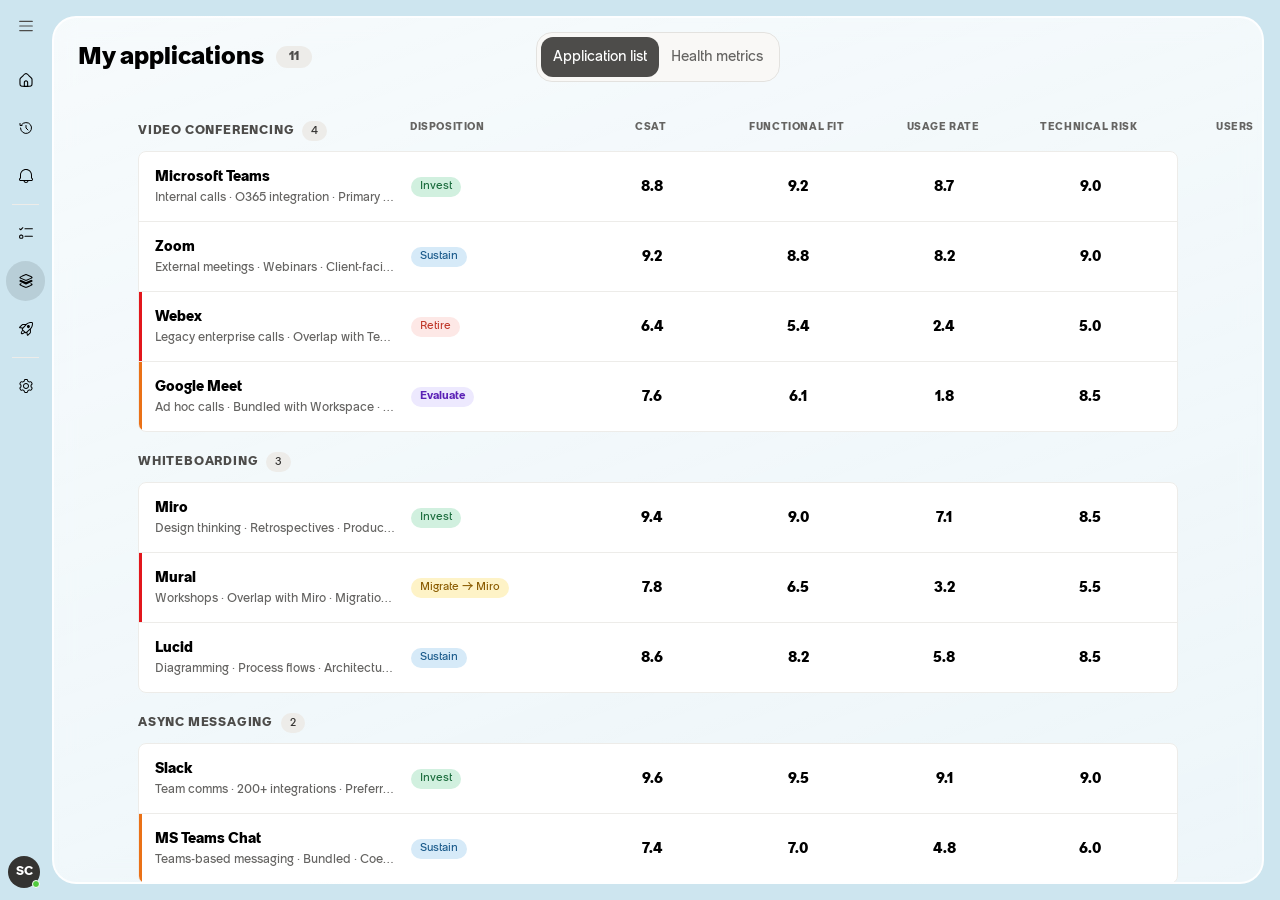
<file: AppOwner_myapps.html>
<!DOCTYPE html>
<html lang="en">
<head>
  <meta charset="UTF-8">
  <meta name="viewport" content="width=device-width, initial-scale=1.0">
  <title>AppOwner — My applications</title>
  <link rel="stylesheet" href="assets/css/base.css">
  <link rel="stylesheet" href="assets/css/components.css">
  <link rel="stylesheet" href="assets/css/dataviz.css">
  <script src="assets/js/icons.js"></script>
  <script src="assets/js/sidenav.js"></script>
  <script src="assets/js/sidenav-appowner.js"></script>
  <script src="assets/js/interactions.js" defer></script>
  <style>
    html, body {
      width: 100%;
      height: 100%;
      margin: 0;
      padding: 0;
      overflow: hidden;
      background: #cde5ef;
    }

    .app {
      display: flex;
      align-items: stretch;
      width: 100vw;
      height: 100vh;
      min-width: 1280px;
      min-height: 720px;
      background: #cde5ef;
    }

    /* ============================================================
       Side Navigation — verbatim from components/side-navigation.html
    ============================================================ */
    .sidenav {
      display: flex;
      flex-direction: column;
      height: 100%;
      background-color: var(--bg-primary, white);
      border-right: 1px solid var(--color-neutral-300, #e3e2df);
      width: 288px;
      transition: width var(--transition-fast);
      overflow: hidden;
    }

    .sidenav--collapsed { width: 52px; }

    .sidenav__top {
      display: flex;
      flex-direction: column;
      flex: 1;
      overflow-y: auto;
      scrollbar-width: none;
    }
    .sidenav__top::-webkit-scrollbar { display: none; }

    .sidenav__header {
      display: flex;
      align-items: center;
      width: 52px;
      height: 52px;
      flex-shrink: 0;
      position: relative;
    }

    .sidenav__menu-btn {
      display: flex;
      align-items: center;
      justify-content: center;
      width: 40px;
      height: 40px;
      border-radius: var(--radius-lg, 8px);
      border: none;
      background: transparent;
      color: var(--text-secondary);
      cursor: pointer;
      flex-shrink: 0;
      margin: 6px;
      transition: background-color var(--transition-fast);
    }
    .sidenav__menu-btn:hover { background-color: var(--bg-secondary); }
    .sidenav__menu-btn [data-icon] { width: 20px; height: 20px; }

    .sidenav__logo {
      position: absolute;
      left: 52px;
      display: flex;
      align-items: center;
      height: 52px;
      padding: 8px 6px;
      white-space: nowrap;
      opacity: 1;
      transition: opacity var(--transition-fast);
    }
    .sidenav--collapsed .sidenav__logo { opacity: 0; pointer-events: none; }

    .sidenav__logo-text {
      font-family: var(--font-sans);
      font-size: 15px;
      font-weight: var(--font-weight-semibold);
      color: var(--text-primary);
      letter-spacing: -0.01em;
    }

    .sidenav__nav {
      display: flex;
      flex-direction: column;
      gap: 8px;
      padding: 8px 6px;
    }

    .sidenav__item {
      display: flex;
      align-items: center;
      gap: 8px;
      height: 40px;
      border-radius: var(--radius-lg, 8px);
      padding: 0 10px;
      cursor: pointer;
      transition: background-color var(--transition-fast);
      font-family: var(--font-sans);
      font-size: var(--font-size-sm, 14px);
      color: var(--text-primary);
      text-decoration: none;
      white-space: nowrap;
      width: 100%;
      border: none;
      background: transparent;
      text-align: left;
    }
    .sidenav__item:hover:not(.sidenav__item--active) { background-color: var(--color-neutral-200, #edece9); }
    .sidenav__item--active { background-color: var(--color-neutral-400, #c2c1be); border-radius: 9999px; }
    .sidenav__item [data-icon] { width: 20px; height: 20px; flex-shrink: 0; }

    .sidenav__item__label {
      flex: 1;
      opacity: 1;
      transition: opacity var(--transition-fast);
    }
    .sidenav--collapsed .sidenav__item__label { opacity: 0; width: 0; overflow: hidden; }

    .sidenav__divider {
      height: 1px;
      background-color: var(--border-subtle, #e3e2df);
      margin: 0 6px;
    }

    .sidenav__group { display: flex; flex-direction: column; }
    .sidenav__group-chevron {
      width: 16px; height: 16px; flex-shrink: 0;
      margin-left: auto;
      opacity: 0.5;
    }
    .sidenav--collapsed .sidenav__group-chevron { display: none; }
    .sidenav--collapsed .sidenav__subnav { display: none !important; }

    .sidenav__subnav {
      list-style: none;
      margin: 0 0 0 26px;
      padding: 2px 0 2px 20px;
      border-left: 1px solid var(--border-subtle, #e3e2df);
      flex-direction: column;
      gap: 2px;
    }
    .sidenav__subnav:not([hidden]) {
      display: flex;
    }
    .sidenav__subnav-item {
      font-family: var(--font-sans);
      font-size: var(--font-size-sm, 14px);
      color: var(--text-primary);
      text-decoration: none;
      display: block;
      padding: 6px 8px;
      border-radius: var(--radius-md, 6px);
      cursor: pointer;
      white-space: nowrap;
      transition: background-color var(--transition-fast);
    }
    .sidenav__subnav-item:hover {
      background-color: var(--color-neutral-200, #edece9);
    }
    .sidenav__subnav-item.is-active {
      background-color: var(--color-neutral-200, #edece9);
      font-weight: var(--font-weight-semibold);
    }

    .sidenav__bottom {
      display: flex;
      flex-direction: column;
      flex-shrink: 0;
    }

    .sidenav__profile {
      display: flex;
      align-items: center;
      gap: 8px;
      height: 56px;
      padding: 6px 8px;
    }

    .sidenav__avatar {
      position: relative;
      width: 32px;
      height: 32px;
      flex-shrink: 0;
    }

    .sidenav__avatar-img {
      width: 32px;
      height: 32px;
      border-radius: 9999px;
      background-color: var(--color-neutral-800, #343331);
      display: flex;
      align-items: center;
      justify-content: center;
      font-family: var(--font-sans);
      font-size: 12px;
      font-weight: var(--font-weight-semibold);
      color: white;
    }

    .sidenav__avatar-status {
      position: absolute;
      bottom: 0;
      right: 0;
      width: 8px;
      height: 8px;
      border-radius: 9999px;
      background-color: #52cb3d;
      border: 1.5px solid white;
    }

    .sidenav__profile-name {
      flex: 1;
      font-family: var(--font-sans);
      font-size: var(--font-size-sm, 14px);
      color: var(--text-primary);
      white-space: nowrap;
      overflow: hidden;
      text-overflow: ellipsis;
      opacity: 1;
      transition: opacity var(--transition-fast);
    }
    .sidenav--collapsed .sidenav__profile-name { opacity: 0; width: 0; overflow: hidden; }

    .sidenav__profile-more {
      display: flex;
      align-items: center;
      justify-content: center;
      width: 24px;
      height: 24px;
      border-radius: var(--radius-md, 6px);
      border: none;
      background: transparent;
      color: var(--text-tertiary);
      cursor: pointer;
      flex-shrink: 0;
      transition: background-color var(--transition-fast), opacity var(--transition-fast);
    }
    .sidenav__profile-more:hover { background-color: var(--bg-secondary); }
    .sidenav--collapsed .sidenav__profile-more { opacity: 0; }
    .sidenav__profile-more [data-icon] { width: 14px; height: 14px; }

    .sidenav--dark {
      background-color: transparent;
      border-right-color: transparent;
    }
    .sidenav--dark .sidenav__item--active {
      background-color: rgba(0, 0, 0, 0.1);
    }
    .sidenav--dark .sidenav__item { color: var(--text-primary); }
    .sidenav--dark .sidenav__item--active { color: var(--text-primary); }
    .sidenav--dark .sidenav__item:hover:not(.sidenav__item--active) {
      background-color: rgba(0, 0, 0, 0.06);
    }

    .app__sidebar {
      flex-shrink: 0;
    }

    .app__panel {
      flex: 1;
      min-width: 0;
      margin: 16px 16px 16px 0;
      height: calc(100vh - 32px);
      border-radius: 24px;
      border: 2px solid rgba(255,255,255,0.85);
      background: linear-gradient(160deg, rgba(255,255,255,0.82) 0%, rgba(255,255,255,0.65) 100%);
      backdrop-filter: blur(12px);
      display: flex;
      flex-direction: column;
      overflow: hidden;
    }

    /* ============================================================
       Insight cards — pattern from prototype - arb/ARB_7_Request_Details.html
       (.precedent-insights .card / __metric-label / __metric-value / __metric-support)
    ============================================================ */
    .insight-cards {
      display: grid;
      grid-template-columns: repeat(4, 1fr);
      gap: var(--space-4);
      padding: 0 0 28px;
    }
    .insight-cards .card {
      background: var(--bg-primary);
      border-radius: var(--radius-xl);
      border: 1px solid var(--border-subtle);
      box-shadow: var(--shadow-sm);
      display: flex;
      flex-direction: column;
      overflow: hidden;
    }
    .insight-cards .card__body {
      padding: var(--space-3) var(--space-4);
    }
    .insight-cards .card__metric-label {
      display: flex;
      align-items: center;
      gap: 6px;
      font-family: var(--font-sans);
      font-size: var(--font-size-xs);
      font-weight: var(--font-weight-semibold);
      color: var(--text-tertiary);
      margin: 0 0 var(--space-2);
      text-transform: uppercase;
      letter-spacing: 0.04em;
    }
    .insight-cards .card__metric-label [data-icon] { width: 14px; height: 14px; }
    .insight-cards .card__metric-value {
      font-family: var(--font-sans);
      font-size: var(--font-size-lg);
      font-weight: var(--font-weight-semibold);
      color: var(--text-primary);
      line-height: var(--line-height-tight);
      margin: 0 0 var(--space-1);
    }
    .insight-cards .card__metric-support {
      font-family: var(--font-sans);
      font-size: var(--font-size-xs);
      color: var(--text-secondary);
      line-height: var(--line-height-snug);
      margin: 0;
    }
    .insight-cards__card--opportunity .card__metric-label { color: #1a6b3c; }
    .insight-cards__card--risk        .card__metric-label { color: #c0392b; }
    .insight-cards__card--watching    .card__metric-label { color: #8a5b00; }
    .insight-cards .card.insight-cards__card--opportunity { border-left: 3px solid #1a6b3c; }
    .insight-cards .card.insight-cards__card--risk        { border-left: 3px solid #c0392b; }
    .insight-cards .card.insight-cards__card--watching    { border-left: 3px solid #c4a95b; }

    /* ============================================================
       Page header — matches AppOwner_appdetail .detail-header (no back button)
    ============================================================ */
    .page-header {
      display: flex;
      flex-direction: column;
      padding: 24px 24px 16px;
      background: transparent;
      flex-shrink: 0;
    }
    .page-header__title-row {
      position: relative;
      display: flex;
      align-items: center;
      gap: var(--space-3);
      margin-bottom: 4px;
    }
    .page-header__title {
      font-family: var(--font-sans);
      font-size: var(--font-size-2xl);
      font-weight: var(--font-weight-semibold);
      color: var(--text-primary);
      line-height: var(--line-height-tight);
      margin: 0;
    }
    .page-header__count {
      display: inline-flex;
      align-items: center;
      justify-content: center;
      min-width: 36px;
      height: 22px;
      padding: 0 8px;
      font-family: var(--font-sans);
      font-size: var(--font-size-xs);
      font-weight: var(--font-weight-semibold);
      color: var(--text-secondary);
      background: var(--color-neutral-200);
      border-radius: var(--radius-full);
    }

    /* ============================================================
       My apps — list
    ============================================================ */
    .myapps-body {
      flex: 1;
      min-height: 0;
      overflow: auto;
      padding: 16px 24px 32px;
      background: transparent;
    }

    .myapps-toolbar {
      display: none;
      justify-content: flex-end;
      align-items: center;
      padding: 0 16px 12px;
    }

    .myapps-col-headers {
      display: grid;
      grid-template-columns: minmax(240px, 380px) 160px 130px 130px 130px 130px 130px 180px;
      gap: 16px;
      margin: 12px 60px 0;
      padding: 0 16px 8px;
      font-family: var(--font-sans);
      font-size: 10px;
      font-weight: var(--font-weight-semibold);
      text-transform: uppercase;
      letter-spacing: 0.6px;
      color: var(--text-tertiary);
    }
    .myapps-col-center { text-align: center; }

    /* Normalized vs actual value swap */
    .myapps-body .stat-actual { display: none; }
    .myapps-body--actual .stat-normalized { display: none; }
    .myapps-body--actual .stat-actual { display: inline; }

    /* ============================================================
       Health metrics — heatmap view
    ============================================================ */
    .myapps-heatmap { display: none; }
    .myapps-body--metrics { padding-right: 16px; padding-bottom: 16px; }
    .heatmap-toolbar {
      display: flex;
      align-items: center;
      justify-content: space-between;
      gap: 16px;
      margin: 8px 0 16px;
    }
    .heatmap-toolbar__title {
      font-family: var(--font-sans);
      font-size: var(--font-size-base);
      font-weight: var(--font-weight-semibold);
      color: var(--text-primary);
      margin: 0;
      line-height: var(--line-height-tight);
    }
    .heatmap-toolbar__actions {
      display: flex;
      align-items: center;
      gap: 4px;
    }
    .heatmap-toolbar__divider {
      width: 1px;
      height: 20px;
      background: var(--border-subtle);
      margin: 0 4px;
    }
    .myapps-body--metrics .insight-cards,
    .myapps-body--metrics .myapps-toolbar,
    .myapps-body--metrics .myapps-col-headers,
    .myapps-body--metrics .myapps-category { display: none; }
    .myapps-body--metrics .myapps-heatmap {
      display: flex;
      flex-direction: column;
      height: 100%;
      min-height: 0;
    }
    .myapps-body--metrics .myapps-heatmap .heatmap-toolbar { flex-shrink: 0; }
    .myapps-body--metrics .myapps-viz-panel {
      flex: 1;
      min-height: 0;
    }
    .myapps-body--metrics .myapps-viz-panel[data-viz-panel="heatmap"] { overflow: auto; }

    .heatmap-card {
      background: var(--bg-primary);
      border: 1px solid var(--border-subtle);
      border-radius: var(--radius-lg);
      overflow: hidden;
      padding-right: 24px;
    }
    .heatmap {
      display: grid;
      grid-template-columns: 240px repeat(7, 1fr);
      column-gap: 2px;
      row-gap: 2px;
      padding: 2px;
    }
    .heatmap-legend {
      display: flex;
      justify-content: center;
      flex-wrap: wrap;
      gap: 20px;
      padding: 12px 16px;
      border-top: 1px solid var(--border-subtle);
    }
    .heatmap-legend__item {
      display: inline-flex;
      align-items: center;
      gap: 8px;
      font-family: var(--font-sans);
      font-size: var(--font-size-xs);
      color: var(--text-secondary);
    }
    .heatmap-legend__swatch {
      width: 18px;
      height: 14px;
      border-radius: 3px;
      display: inline-block;
    }
    .heatmap-legend__swatch--healthy { background: color-mix(in srgb, var(--dv-green-5) 32%, white); }
    .heatmap-legend__swatch--warning { background: color-mix(in srgb, var(--dv-semantic-warning-alt) 55%, white); }
    .heatmap-legend__swatch--atrisk  { background: color-mix(in srgb, var(--dv-orange-5) 40%, white); }
    .heatmap-legend__swatch--nodata  { background: var(--dv-neutral-200); }
    .heatmap__cell {
      display: flex;
      align-items: center;
      justify-content: center;
      min-height: 56px;
      font-family: var(--font-sans);
      font-size: 12px;
      font-weight: var(--font-weight-normal);
      color: var(--text-primary);
    }
    .heatmap__row-label {
      display: flex;
      flex-direction: column;
      justify-content: center;
      padding: 10px 14px;
      background: var(--bg-primary);
      min-height: 56px;
    }
    .heatmap__app-name {
      font-family: var(--font-sans);
      font-size: var(--font-size-sm);
      font-weight: var(--font-weight-semibold);
      color: var(--text-primary);
      line-height: var(--line-height-tight);
    }
    .heatmap__app-cap {
      font-family: var(--font-sans);
      font-size: var(--font-size-xs);
      color: var(--text-tertiary);
      margin-top: 2px;
    }
    .heatmap__cell--year {
      background: var(--bg-primary);
      font-size: var(--font-size-sm);
      font-weight: var(--font-weight-medium);
      color: var(--text-secondary);
      min-height: 36px;
      align-items: flex-end;
      padding-bottom: 8px;
    }
    .heatmap__cell-pill {
      display: inline-flex;
      align-items: center;
      justify-content: center;
      min-width: 28px;
      padding: 2px 8px;
      border-radius: var(--radius-sm, 4px);
      background: rgba(255, 255, 255, 0.65);
      font-variant-numeric: tabular-nums;
    }
    /* Score → color mapping (derived from existing dataviz tokens) */
    .heatmap__cell--s8,
    .heatmap__cell--s9,
    .heatmap__cell--s10 { background: color-mix(in srgb, var(--dv-green-5) 32%, white); }
    .heatmap__cell--s7  { background: color-mix(in srgb, var(--dv-green-5) 22%, white); }
    .heatmap__cell--s4,
    .heatmap__cell--s5,
    .heatmap__cell--s6 { background: color-mix(in srgb, var(--dv-semantic-warning-alt) 55%, white); }
    .heatmap__cell--s1,
    .heatmap__cell--s2,
    .heatmap__cell--s3 { background: color-mix(in srgb, var(--dv-orange-5) 40%, white); }
    .heatmap__cell--s0 { background: color-mix(in srgb, var(--dv-red-5) 38%, white); }
    .heatmap__cell--none {
      background: var(--dv-neutral-200);
      color: var(--text-tertiary);
    }
    .heatmap__cell--none .heatmap__cell-pill { background: transparent; }

    /* ============================================================
       Health metrics — sunburst view
    ============================================================ */
    .myapps-viz-panel[hidden] { display: none; }

    .sunburst-card {
      background: var(--bg-primary);
      border: 1px solid var(--border-subtle);
      border-radius: var(--radius-lg);
      padding: 16px 16px 20px;
      height: 100%;
      display: flex;
      flex-direction: column;
      min-height: 0;
    }
    .sunburst-card__layout {
      flex: 1;
      display: flex;
      flex-direction: column;
      align-items: center;
      gap: 12px;
      min-height: 0;
    }
    .sunburst-card__chart {
      flex: 1;
      width: 100%;
      min-height: 0;
      display: flex;
      align-items: center;
      justify-content: center;
    }
    .sunburst {
      width: 100%;
      height: 100%;
      max-width: 100%;
      max-height: 100%;
      display: block;
    }
    .sunburst__cat-slice {
      fill: var(--color-neutral-200, #edece9);
      stroke: white;
      stroke-width: 2;
    }
    .sunburst__app-slice {
      stroke: white;
      stroke-width: 1.5;
      cursor: pointer;
      transition: opacity var(--transition-fast);
    }
    .sunburst__app-slice:hover { opacity: 0.78; }
    .sunburst__cat-label {
      font-family: var(--font-sans);
      font-size: 11px;
      font-weight: var(--font-weight-semibold);
      fill: var(--text-primary);
      pointer-events: none;
    }
    .sunburst__app-label {
      font-family: var(--font-sans);
      font-size: 9px;
      font-weight: var(--font-weight-medium);
      pointer-events: none;
    }
    .sunburst__center-primary {
      font-family: var(--font-sans);
      font-size: 24px;
      font-weight: var(--font-weight-semibold);
      fill: var(--text-primary);
    }
    .sunburst__center-secondary {
      font-family: var(--font-sans);
      font-size: 13px;
      fill: var(--text-secondary);
    }
    .sunburst__center-tertiary {
      font-family: var(--font-sans);
      font-size: 13px;
      fill: var(--text-tertiary);
    }
    .sunburst-legend {
      display: flex;
      gap: 16px;
      flex-wrap: wrap;
      justify-content: center;
    }
    .sunburst-legend__item {
      display: inline-flex;
      align-items: center;
      gap: 6px;
      font-family: var(--font-sans);
      font-size: var(--font-size-xs);
      color: var(--text-secondary);
    }
    .sunburst-legend__swatch {
      width: 12px;
      height: 12px;
      border-radius: 3px;
      border: 1px solid rgba(0,0,0,0.06);
    }

    .myapps-category { margin: 0 60px 20px; }
    .myapps-col-headers + .myapps-category { margin-top: -22px; }
    .myapps-category__header {
      display: flex;
      align-items: center;
      gap: 8px;
      margin-bottom: 10px;
    }
    .myapps-category__icon {
      display: inline-flex;
      align-items: center;
      justify-content: center;
      width: 20px;
      height: 20px;
      color: var(--text-secondary);
    }
    .myapps-category__icon [data-icon] { width: 16px; height: 16px; }
    .myapps-category__title {
      font-family: var(--font-sans);
      font-size: var(--font-size-xs);
      font-weight: var(--font-weight-semibold);
      text-transform: uppercase;
      letter-spacing: 0.8px;
      color: var(--text-secondary);
    }
    .myapps-category__line {
      display: none;
    }

    .myapps-card {
      background: var(--surface-primary);
      border: 1px solid var(--border-subtle);
      border-radius: var(--radius-lg);
      overflow: hidden;
    }

    .myapps-row {
      position: relative;
      display: grid;
      grid-template-columns: minmax(240px, 380px) 160px 130px 130px 130px 130px 130px 180px;
      gap: 16px;
      align-items: center;
      padding: 14px 16px;
      cursor: pointer;
      transition: background-color var(--transition-fast);
    }
    .myapps-row + .myapps-row {
      border-top: 1px solid var(--border-subtle);
    }
    .myapps-row:hover { background: var(--bg-tertiary); }
    .myapps-row--flagged::before,
    .myapps-row--action::before {
      content: '';
      position: absolute;
      left: 0;
      top: 0;
      bottom: 0;
      width: 3px;
    }
    .myapps-row--flagged::before { background: var(--dv-orange-5); }
    .myapps-row--action::before  { background: var(--color-error); }

    .myapps-card__name-cell {
      min-width: 0;
    }
    .myapps-card__name {
      display: flex;
      align-items: center;
      gap: 8px;
      flex-wrap: wrap;
      font-family: var(--font-sans);
      font-size: var(--font-size-sm);
      font-weight: var(--font-weight-semibold);
      color: var(--text-primary);
    }
    .myapps-card__capability {
      margin-top: 2px;
      font-family: var(--font-sans);
      font-size: var(--font-size-xs);
      color: var(--text-tertiary);
      white-space: nowrap;
      overflow: hidden;
      text-overflow: ellipsis;
    }

    .myapps-card__stat { text-align: center; }
    .myapps-card__stat-value {
      font-family: var(--font-sans);
      font-size: var(--font-size-sm);
      font-weight: var(--font-weight-semibold);
      color: var(--text-primary);
    }
    .myapps-card__stat-value--muted {
      color: var(--text-tertiary);
      font-weight: var(--font-weight-normal);
      font-style: italic;
    }
    .myapps-card__stat-label {
      font-family: var(--font-sans);
      font-size: var(--font-size-xs);
      color: var(--text-tertiary);
    }

    .myapps-card__disposition {
      display: flex;
      flex-direction: column;
      align-items: flex-start;
      gap: 4px;
    }
    .myapps-card__lifecycle-warning {
      font-family: var(--font-sans);
      font-size: var(--font-size-xs);
      font-weight: var(--font-weight-medium);
      color: var(--color-error);
    }

    /* Boxed-inverted tabs variant (mirrors components/tabs.html) */
    .tabs--boxed-inverted.tabs--boxed .tab--active {
      background-color: var(--color-neutral-700);
      color: var(--text-inverted);
    }

    .myapps-tabs {
      position: absolute;
      left: 50%;
      top: 50%;
      transform: translate(-50%, -50%);
    }

    /* ============================================================
       Health metrics — bubble view
       Mirrors .sunburst-card / .sunburst-legend patterns
    ============================================================ */
    .bubble-card {
      background: var(--bg-primary);
      border: 1px solid var(--border-subtle);
      border-radius: var(--radius-lg);
      padding: 16px 16px 20px;
      height: 100%;
      display: flex;
      flex-direction: column;
      min-height: 0;
    }
    .bubble-card__layout {
      flex: 1;
      display: flex;
      flex-direction: column;
      align-items: center;
      gap: 12px;
      min-height: 0;
    }
    .bubble-card__chart {
      flex: 1;
      width: 100%;
      min-height: 0;
      display: flex;
      align-items: center;
      justify-content: center;
    }
    .bubble {
      width: 100%;
      height: 100%;
      max-width: 100%;
      max-height: 100%;
      display: block;
    }
    .bubble__plot-bg { fill: white; }
    .bubble__grid    { stroke: var(--color-neutral-200, #edece9); stroke-width: 1; }
    .bubble__guide   { stroke: var(--color-neutral-400, #c2c1be); stroke-width: 1; }
    .bubble__axis    { stroke: var(--color-neutral-300, #e3e2df); stroke-width: 1; }
    .bubble__tick {
      font-family: var(--font-sans);
      font-size: 10px;
      fill: var(--text-tertiary);
    }
    .bubble__axis-title {
      font-family: var(--font-sans);
      font-size: 11px;
      font-weight: var(--font-weight-semibold);
      fill: var(--text-secondary);
      text-transform: none;
    }
    .bubble__quadrant-label {
      font-family: var(--font-sans);
      font-size: 11px;
      font-weight: var(--font-weight-semibold);
      fill: var(--text-secondary);
    }
    .bubble__quadrant-bg {
      fill: var(--color-neutral-200, #edece9);
      rx: 4;
      ry: 4;
    }
    .bubble__dot {
      stroke: white;
      stroke-width: 1.5;
      cursor: pointer;
      fill-opacity: 0.6;
      transition: fill-opacity var(--transition-fast), stroke var(--transition-fast), stroke-width var(--transition-fast);
    }
    .bubble__dot:hover {
      fill-opacity: 0.85;
      stroke: var(--color-neutral-800, #343331);
      stroke-width: 2;
    }
    .bubble__label {
      font-family: var(--font-sans);
      font-size: 9px;
      font-weight: var(--font-weight-medium);
      fill: var(--text-primary);
      pointer-events: none;
    }
    .bubble-legend {
      display: flex;
      gap: 16px;
      flex-wrap: wrap;
      justify-content: center;
      align-items: center;
    }
    .bubble-legend__group-label {
      font-family: var(--font-sans);
      font-size: var(--font-size-xs);
      color: var(--text-tertiary);
    }

    /* ============================================================
       App health donut — modal opened on bubble click
       Modal structure mirrors prototype - arb/ARB_7_Request_Details.html
    ============================================================ */
    .modal-backdrop {
      position: fixed;
      inset: 0;
      background: rgba(0,0,0,0.35);
      z-index: 500;
      display: none;
      align-items: center;
      justify-content: center;
    }
    .modal-backdrop.is-open { display: flex; }

    .modal {
      background: var(--bg-primary);
      border-radius: var(--radius-2xl);
      box-shadow: var(--shadow-xl);
      width: 520px;
      max-height: 90vh;
      display: flex;
      flex-direction: column;
      overflow: hidden;
    }
    .modal__header {
      display: flex;
      align-items: flex-start;
      justify-content: space-between;
      padding: var(--space-4) var(--space-5) var(--space-2);
      gap: var(--space-3);
    }
    .modal__title {
      font-family: var(--font-sans);
      font-size: var(--font-size-lg);
      font-weight: var(--font-weight-semibold);
      color: var(--text-primary);
      margin: 0 0 2px;
    }
    .modal__subtitle {
      font-family: var(--font-sans);
      font-size: var(--font-size-xs);
      color: var(--text-tertiary);
    }
    .modal__close {
      display: flex;
      align-items: center;
      justify-content: center;
      width: 30px;
      height: 30px;
      border: none;
      border-radius: var(--radius-lg);
      background: none;
      color: var(--text-tertiary);
      cursor: pointer;
      transition: background-color var(--transition-fast);
      flex-shrink: 0;
    }
    .modal__close:hover { background-color: var(--bg-secondary); }
    .modal__close [data-icon] { width: 14px; height: 14px; }
    .modal__body {
      padding: 0 var(--space-5) var(--space-5);
      display: flex;
      flex-direction: column;
      gap: var(--space-3);
      align-items: center;
      overflow-y: auto;
    }

    .health-donut {
      width: 320px;
      height: 320px;
      display: block;
    }
    .health-donut__slice {
      stroke: white;
      stroke-width: 2;
    }
    .health-donut__center-primary {
      font-family: var(--font-sans);
      font-size: 22px;
      font-weight: var(--font-weight-semibold);
      fill: var(--text-primary);
    }
    .health-donut__center-secondary {
      font-family: var(--font-sans);
      font-size: 12px;
      fill: var(--text-tertiary);
    }

  </style>
</head>
<body>

<div class="app">

  <!-- Sidebar -->
  <div class="app__sidebar">
    <div data-component="appowner-sidenav"></div>
  </div>

  <!-- Main panel -->
  <div class="app__panel">

    <!-- Header -->
    <header class="page-header">
      <div class="page-header__title-row">
        <h1 class="page-header__title">My applications</h1>
        <span class="page-header__count">11</span>
        <div class="myapps-tabs">
          <div class="tabs tabs--boxed tabs--boxed-inverted" id="myapps-view-tabs" role="tablist">
            <button class="tab tab--active" role="tab" aria-selected="true" data-value="list">Application list</button>
            <button class="tab" role="tab" aria-selected="false" data-value="metrics">Health metrics</button>
          </div>
        </div>
      </div>
    </header>

    <!-- Body -->
    <div class="myapps-body">

      <!-- Insight cards -->
      <div class="insight-cards" hidden style="display:none">
        <div class="card insight-cards__card--opportunity">
          <div class="card__body">
            <p class="card__metric-label"><span data-icon="circle-check"></span> Opportunity</p>
            <p class="card__metric-value">Consolidate whiteboarding to Miro</p>
            <p class="card__metric-support">Mural usage 32% · save $67K/yr by migrating 890 users.</p>
          </div>
        </div>
        <div class="card insight-cards__card--opportunity">
          <div class="card__body">
            <p class="card__metric-label"><span data-icon="circle-check"></span> Opportunity</p>
            <p class="card__metric-value">Drop Google Meet</p>
            <p class="card__metric-support">18% usage · redundant with Teams &amp; Zoom · 600 active users.</p>
          </div>
        </div>
        <div class="card insight-cards__card--risk">
          <div class="card__body">
            <p class="card__metric-label"><span data-icon="diamond-exclamation"></span> Risk</p>
            <p class="card__metric-value">Webex renewal due January</p>
            <p class="card__metric-support">24% usage · Retire decision pending · $89K/yr at stake.</p>
          </div>
        </div>
        <div class="card insight-cards__card--watching">
          <div class="card__body">
            <p class="card__metric-label"><span data-icon="eye"></span> Watching</p>
            <p class="card__metric-value">Box renewal Feb '26</p>
            <p class="card__metric-support">Stable 42% usage · 10 months of runway · monitor adoption ahead of renewal decision.</p>
          </div>
        </div>
      </div>

      <div class="myapps-toolbar">
        <label class="toggle-label">
          <input type="checkbox" class="toggle-input" id="toggle-actual-data">
          <span class="toggle-track"><span class="toggle-handle"></span></span>
          <span class="toggle-text">Show actual data</span>
        </label>
      </div>

      <div class="myapps-col-headers">
        <div></div>
        <div>Disposition</div>
        <div class="myapps-col-center">CSAT</div>
        <div class="myapps-col-center">Functional fit</div>
        <div class="myapps-col-center">Usage rate</div>
        <div class="myapps-col-center">Technical risk</div>
        <div class="myapps-col-center">Users</div>
        <div class="myapps-col-center">Annual cost</div>
      </div>

      <!-- Video Conferencing -->
      <section class="myapps-category">
        <div class="myapps-category__header">
          <span class="myapps-category__title">Video Conferencing</span>
          <span class="badge badge--neutral-tertiary">4</span>
          <div class="myapps-category__line"></div>
        </div>
        <div class="myapps-card">

          <div class="myapps-row">
            <div class="myapps-card__name-cell">
              <div class="myapps-card__name">Microsoft Teams</div>
              <div class="myapps-card__capability">Internal calls · O365 integration · Primary platform</div>
            </div>
            <div class="myapps-card__disposition">
              <span class="badge badge--success-tertiary">Invest</span>
            </div>
            <div class="myapps-card__stat">
              <div class="myapps-card__stat-value"><span class="stat-normalized">8.8</span><span class="stat-actual">4.4/5</span></div>
            </div>
            <div class="myapps-card__stat">
              <div class="myapps-card__stat-value"><span class="stat-normalized">9.2</span><span class="stat-actual">92%</span></div>
            </div>
            <div class="myapps-card__stat">
              <div class="myapps-card__stat-value"><span class="stat-normalized">8.7</span><span class="stat-actual">87%</span></div>
            </div>
            <div class="myapps-card__stat">
              <div class="myapps-card__stat-value"><span class="stat-normalized">9.0</span><span class="stat-actual">Low</span></div>
            </div>
            <div class="myapps-card__stat">
              <div class="myapps-card__stat-value">9,400</div>
              <div class="myapps-card__stat-label">users</div>
            </div>
            <div class="myapps-card__stat">
              <div class="myapps-card__stat-value myapps-card__stat-value--muted">Bundled</div>
              <div class="myapps-card__stat-label">M365 license</div>
            </div>          </div>

          <div class="myapps-row">
            <div class="myapps-card__name-cell">
              <div class="myapps-card__name">Zoom</div>
              <div class="myapps-card__capability">External meetings · Webinars · Client-facing</div>
            </div>
            <div class="myapps-card__disposition">
              <span class="badge badge--info-tertiary">Sustain</span>
            </div>
            <div class="myapps-card__stat">
              <div class="myapps-card__stat-value"><span class="stat-normalized">9.2</span><span class="stat-actual">4.6/5</span></div>
            </div>
            <div class="myapps-card__stat">
              <div class="myapps-card__stat-value"><span class="stat-normalized">8.8</span><span class="stat-actual">88%</span></div>
            </div>
            <div class="myapps-card__stat">
              <div class="myapps-card__stat-value"><span class="stat-normalized">8.2</span><span class="stat-actual">82%</span></div>
            </div>
            <div class="myapps-card__stat">
              <div class="myapps-card__stat-value"><span class="stat-normalized">9.0</span><span class="stat-actual">Low</span></div>
            </div>
            <div class="myapps-card__stat">
              <div class="myapps-card__stat-value">8,200</div>
              <div class="myapps-card__stat-label">users</div>
            </div>
            <div class="myapps-card__stat">
              <div class="myapps-card__stat-value">$420K</div>
              <div class="myapps-card__stat-label">per year</div>
            </div>          </div>

          <div class="myapps-row myapps-row--action">
            <div class="myapps-card__name-cell">
              <div class="myapps-card__name">Webex</div>
              <div class="myapps-card__capability">Legacy enterprise calls · Overlap with Teams · Contract renewal Jan</div>
            </div>
            <div class="myapps-card__disposition">
              <span class="badge badge--error-tertiary">Retire</span>
            </div>
            <div class="myapps-card__stat">
              <div class="myapps-card__stat-value"><span class="stat-normalized">6.4</span><span class="stat-actual">3.2/5</span></div>
            </div>
            <div class="myapps-card__stat">
              <div class="myapps-card__stat-value"><span class="stat-normalized">5.4</span><span class="stat-actual">54%</span></div>
            </div>
            <div class="myapps-card__stat">
              <div class="myapps-card__stat-value"><span class="stat-normalized">2.4</span><span class="stat-actual">24%</span></div>
            </div>
            <div class="myapps-card__stat">
              <div class="myapps-card__stat-value"><span class="stat-normalized">5.0</span><span class="stat-actual">Medium</span></div>
            </div>
            <div class="myapps-card__stat">
              <div class="myapps-card__stat-value">1,200</div>
              <div class="myapps-card__stat-label">users</div>
            </div>
            <div class="myapps-card__stat">
              <div class="myapps-card__stat-value">$89K</div>
              <div class="myapps-card__stat-label">per year</div>
            </div>          </div>

          <div class="myapps-row myapps-row--flagged">
            <div class="myapps-card__name-cell">
              <div class="myapps-card__name">Google Meet</div>
              <div class="myapps-card__capability">Ad hoc calls · Bundled with Workspace · Low adoption</div>
            </div>
            <div class="myapps-card__disposition">
              <span class="badge badge--purple-tertiary">Evaluate</span>
            </div>
            <div class="myapps-card__stat">
              <div class="myapps-card__stat-value"><span class="stat-normalized">7.6</span><span class="stat-actual">3.8/5</span></div>
            </div>
            <div class="myapps-card__stat">
              <div class="myapps-card__stat-value"><span class="stat-normalized">6.1</span><span class="stat-actual">61%</span></div>
            </div>
            <div class="myapps-card__stat">
              <div class="myapps-card__stat-value"><span class="stat-normalized">1.8</span><span class="stat-actual">18%</span></div>
            </div>
            <div class="myapps-card__stat">
              <div class="myapps-card__stat-value"><span class="stat-normalized">8.5</span><span class="stat-actual">Low</span></div>
            </div>
            <div class="myapps-card__stat">
              <div class="myapps-card__stat-value">600</div>
              <div class="myapps-card__stat-label">users</div>
            </div>
            <div class="myapps-card__stat">
              <div class="myapps-card__stat-value myapps-card__stat-value--muted">Bundled</div>
              <div class="myapps-card__stat-label">G Workspace</div>
            </div>          </div>

        </div>
      </section>

      <!-- Whiteboarding -->
      <section class="myapps-category">
        <div class="myapps-category__header">
          <span class="myapps-category__title">Whiteboarding</span>
          <span class="badge badge--neutral-tertiary">3</span>
          <div class="myapps-category__line"></div>
        </div>
        <div class="myapps-card">

          <div class="myapps-row">
            <div class="myapps-card__name-cell">
              <div class="myapps-card__name">Miro</div>
              <div class="myapps-card__capability">Design thinking · Retrospectives · Product planning</div>
            </div>
            <div class="myapps-card__disposition">
              <span class="badge badge--success-tertiary">Invest</span>
            </div>
            <div class="myapps-card__stat">
              <div class="myapps-card__stat-value"><span class="stat-normalized">9.4</span><span class="stat-actual">4.7/5</span></div>
            </div>
            <div class="myapps-card__stat">
              <div class="myapps-card__stat-value"><span class="stat-normalized">9.0</span><span class="stat-actual">90%</span></div>
            </div>
            <div class="myapps-card__stat">
              <div class="myapps-card__stat-value"><span class="stat-normalized">7.1</span><span class="stat-actual">71%</span></div>
            </div>
            <div class="myapps-card__stat">
              <div class="myapps-card__stat-value"><span class="stat-normalized">8.5</span><span class="stat-actual">Low</span></div>
            </div>
            <div class="myapps-card__stat">
              <div class="myapps-card__stat-value">3,100</div>
              <div class="myapps-card__stat-label">users</div>
            </div>
            <div class="myapps-card__stat">
              <div class="myapps-card__stat-value">$156K</div>
              <div class="myapps-card__stat-label">per year</div>
            </div>          </div>

          <div class="myapps-row myapps-row--action">
            <div class="myapps-card__name-cell">
              <div class="myapps-card__name">Mural</div>
              <div class="myapps-card__capability">Workshops · Overlap with Miro · Migration plan needed by Dec</div>
            </div>
            <div class="myapps-card__disposition">
              <span class="badge badge--warning-tertiary">Migrate → Miro</span>
            </div>
            <div class="myapps-card__stat">
              <div class="myapps-card__stat-value"><span class="stat-normalized">7.8</span><span class="stat-actual">3.9/5</span></div>
            </div>
            <div class="myapps-card__stat">
              <div class="myapps-card__stat-value"><span class="stat-normalized">6.5</span><span class="stat-actual">65%</span></div>
            </div>
            <div class="myapps-card__stat">
              <div class="myapps-card__stat-value"><span class="stat-normalized">3.2</span><span class="stat-actual">32%</span></div>
            </div>
            <div class="myapps-card__stat">
              <div class="myapps-card__stat-value"><span class="stat-normalized">5.5</span><span class="stat-actual">Medium</span></div>
            </div>
            <div class="myapps-card__stat">
              <div class="myapps-card__stat-value">890</div>
              <div class="myapps-card__stat-label">users</div>
            </div>
            <div class="myapps-card__stat">
              <div class="myapps-card__stat-value">$67K</div>
              <div class="myapps-card__stat-label">per year</div>
            </div>          </div>

          <div class="myapps-row">
            <div class="myapps-card__name-cell">
              <div class="myapps-card__name">Lucid</div>
              <div class="myapps-card__capability">Diagramming · Process flows · Architecture modeling</div>
            </div>
            <div class="myapps-card__disposition">
              <span class="badge badge--info-tertiary">Sustain</span>
            </div>
            <div class="myapps-card__stat">
              <div class="myapps-card__stat-value"><span class="stat-normalized">8.6</span><span class="stat-actual">4.3/5</span></div>
            </div>
            <div class="myapps-card__stat">
              <div class="myapps-card__stat-value"><span class="stat-normalized">8.2</span><span class="stat-actual">82%</span></div>
            </div>
            <div class="myapps-card__stat">
              <div class="myapps-card__stat-value"><span class="stat-normalized">5.8</span><span class="stat-actual">58%</span></div>
            </div>
            <div class="myapps-card__stat">
              <div class="myapps-card__stat-value"><span class="stat-normalized">8.5</span><span class="stat-actual">Low</span></div>
            </div>
            <div class="myapps-card__stat">
              <div class="myapps-card__stat-value">1,450</div>
              <div class="myapps-card__stat-label">users</div>
            </div>
            <div class="myapps-card__stat">
              <div class="myapps-card__stat-value">$98K</div>
              <div class="myapps-card__stat-label">per year</div>
            </div>          </div>

        </div>
      </section>

      <!-- Async Messaging -->
      <section class="myapps-category">
        <div class="myapps-category__header">
          <span class="myapps-category__title">Async Messaging</span>
          <span class="badge badge--neutral-tertiary">2</span>
          <div class="myapps-category__line"></div>
        </div>
        <div class="myapps-card">

          <div class="myapps-row">
            <div class="myapps-card__name-cell">
              <div class="myapps-card__name">Slack</div>
              <div class="myapps-card__capability">Team comms · 200+ integrations · Preferred platform</div>
            </div>
            <div class="myapps-card__disposition">
              <span class="badge badge--success-tertiary">Invest</span>
            </div>
            <div class="myapps-card__stat">
              <div class="myapps-card__stat-value"><span class="stat-normalized">9.6</span><span class="stat-actual">4.8/5</span></div>
            </div>
            <div class="myapps-card__stat">
              <div class="myapps-card__stat-value"><span class="stat-normalized">9.5</span><span class="stat-actual">95%</span></div>
            </div>
            <div class="myapps-card__stat">
              <div class="myapps-card__stat-value"><span class="stat-normalized">9.1</span><span class="stat-actual">91%</span></div>
            </div>
            <div class="myapps-card__stat">
              <div class="myapps-card__stat-value"><span class="stat-normalized">9.0</span><span class="stat-actual">Low</span></div>
            </div>
            <div class="myapps-card__stat">
              <div class="myapps-card__stat-value">11,200</div>
              <div class="myapps-card__stat-label">users</div>
            </div>
            <div class="myapps-card__stat">
              <div class="myapps-card__stat-value">$512K</div>
              <div class="myapps-card__stat-label">per year</div>
            </div>          </div>

          <div class="myapps-row myapps-row--flagged">
            <div class="myapps-card__name-cell">
              <div class="myapps-card__name">MS Teams Chat</div>
              <div class="myapps-card__capability">Teams-based messaging · Bundled · Coexists with Slack</div>
            </div>
            <div class="myapps-card__disposition">
              <span class="badge badge--info-tertiary">Sustain</span>
            </div>
            <div class="myapps-card__stat">
              <div class="myapps-card__stat-value"><span class="stat-normalized">7.4</span><span class="stat-actual">3.7/5</span></div>
            </div>
            <div class="myapps-card__stat">
              <div class="myapps-card__stat-value"><span class="stat-normalized">7.0</span><span class="stat-actual">70%</span></div>
            </div>
            <div class="myapps-card__stat">
              <div class="myapps-card__stat-value"><span class="stat-normalized">4.8</span><span class="stat-actual">48%</span></div>
            </div>
            <div class="myapps-card__stat">
              <div class="myapps-card__stat-value"><span class="stat-normalized">6.0</span><span class="stat-actual">Medium</span></div>
            </div>
            <div class="myapps-card__stat">
              <div class="myapps-card__stat-value">9,400</div>
              <div class="myapps-card__stat-label">users</div>
            </div>
            <div class="myapps-card__stat">
              <div class="myapps-card__stat-value myapps-card__stat-value--muted">Bundled</div>
              <div class="myapps-card__stat-label">M365 license</div>
            </div>          </div>

        </div>
      </section>

      <!-- Document Sharing -->
      <section class="myapps-category">
        <div class="myapps-category__header">
          <span class="myapps-category__title">Document Sharing</span>
          <span class="badge badge--neutral-tertiary">2</span>
          <div class="myapps-category__line"></div>
        </div>
        <div class="myapps-card">

          <div class="myapps-row">
            <div class="myapps-card__name-cell">
              <div class="myapps-card__name">SharePoint</div>
              <div class="myapps-card__capability">Intranet · Document management · Internal collaboration</div>
            </div>
            <div class="myapps-card__disposition">
              <span class="badge badge--success-tertiary">Invest</span>
            </div>
            <div class="myapps-card__stat">
              <div class="myapps-card__stat-value"><span class="stat-normalized">7.8</span><span class="stat-actual">3.9/5</span></div>
            </div>
            <div class="myapps-card__stat">
              <div class="myapps-card__stat-value"><span class="stat-normalized">7.8</span><span class="stat-actual">78%</span></div>
            </div>
            <div class="myapps-card__stat">
              <div class="myapps-card__stat-value"><span class="stat-normalized">7.6</span><span class="stat-actual">76%</span></div>
            </div>
            <div class="myapps-card__stat">
              <div class="myapps-card__stat-value"><span class="stat-normalized">6.5</span><span class="stat-actual">Medium</span></div>
            </div>
            <div class="myapps-card__stat">
              <div class="myapps-card__stat-value">8,900</div>
              <div class="myapps-card__stat-label">users</div>
            </div>
            <div class="myapps-card__stat">
              <div class="myapps-card__stat-value myapps-card__stat-value--muted">Bundled</div>
              <div class="myapps-card__stat-label">M365 license</div>
            </div>          </div>

          <div class="myapps-row myapps-row--action">
            <div class="myapps-card__name-cell">
              <div class="myapps-card__name">Box</div>
              <div class="myapps-card__capability">External sharing · Legal docs · Contract renewal Feb '26</div>
            </div>
            <div class="myapps-card__disposition">
              <span class="badge badge--purple-tertiary">Evaluate</span>
              <span class="myapps-card__lifecycle-warning">Renewal Feb '26</span>
            </div>
            <div class="myapps-card__stat">
              <div class="myapps-card__stat-value"><span class="stat-normalized">8.2</span><span class="stat-actual">4.1/5</span></div>
            </div>
            <div class="myapps-card__stat">
              <div class="myapps-card__stat-value"><span class="stat-normalized">7.2</span><span class="stat-actual">72%</span></div>
            </div>
            <div class="myapps-card__stat">
              <div class="myapps-card__stat-value"><span class="stat-normalized">4.2</span><span class="stat-actual">42%</span></div>
            </div>
            <div class="myapps-card__stat">
              <div class="myapps-card__stat-value"><span class="stat-normalized">8.0</span><span class="stat-actual">Low</span></div>
            </div>
            <div class="myapps-card__stat">
              <div class="myapps-card__stat-value">2,300</div>
              <div class="myapps-card__stat-label">users</div>
            </div>
            <div class="myapps-card__stat">
              <div class="myapps-card__stat-value">$178K</div>
              <div class="myapps-card__stat-label">per year</div>
            </div>          </div>

        </div>
      </section>

      <!-- Health metrics — viz panels (hidden until tab switched) -->
      <div class="myapps-heatmap">
        <div class="heatmap-toolbar">
          <h2 class="heatmap-toolbar__title">Application health</h2>
          <div class="heatmap-toolbar__actions">
            <div class="tabs tabs--boxed tabs--boxed-inverted tabs--sm" id="myapps-viz-tabs" role="tablist" aria-label="Visualization">
              <button class="tab tab--active" role="tab" aria-selected="true" data-viz="heatmap">Heatmap</button>
              <button class="tab" role="tab" aria-selected="false" data-viz="sunburst" hidden style="display:none">Sunburst</button>
              <button class="tab" role="tab" aria-selected="false" data-viz="bubble">Bubble</button>
              <button class="tab" role="tab" aria-selected="false" data-viz="kanban">Kanban</button>
            </div>
            <span class="heatmap-toolbar__divider"></span>
            <button type="button" class="btn-iconic btn-ghost btn-sm" aria-label="Filter">
              <span data-icon="filter"></span>
            </button>
            <button type="button" class="btn-iconic btn-ghost btn-sm" aria-label="Settings">
              <span data-icon="gear"></span>
            </button>
            <button type="button" class="btn-iconic btn-ghost btn-sm" aria-label="More">
              <span data-icon="more-horizontal"></span>
            </button>
          </div>
        </div>
        <div class="myapps-viz-panel" data-viz-panel="heatmap">
          <div class="heatmap-card">
            <div class="heatmap" id="myapps-heatmap"></div>
            <div class="heatmap-legend">
              <span class="heatmap-legend__item"><span class="heatmap-legend__swatch heatmap-legend__swatch--healthy"></span>Healthy</span>
              <span class="heatmap-legend__item"><span class="heatmap-legend__swatch heatmap-legend__swatch--warning"></span>Warning</span>
              <span class="heatmap-legend__item"><span class="heatmap-legend__swatch heatmap-legend__swatch--atrisk"></span>At risk</span>
              <span class="heatmap-legend__item"><span class="heatmap-legend__swatch heatmap-legend__swatch--nodata"></span>No data</span>
            </div>
          </div>
        </div>
        <div class="myapps-viz-panel" data-viz-panel="sunburst" hidden>
          <div class="sunburst-card">
            <div class="sunburst-card__layout">
              <div class="sunburst-card__chart" id="myapps-sunburst"></div>
              <div class="sunburst-legend">
                <span class="sunburst-legend__item"><span class="sunburst-legend__swatch" style="background:#5dc486"></span>Invest</span>
                <span class="sunburst-legend__item"><span class="sunburst-legend__swatch" style="background:#7eb6e8"></span>Sustain</span>
                <span class="sunburst-legend__item"><span class="sunburst-legend__swatch" style="background:#ad96f4"></span>Evaluate</span>
                <span class="sunburst-legend__item"><span class="sunburst-legend__swatch" style="background:#f5c150"></span>Migrate</span>
                <span class="sunburst-legend__item"><span class="sunburst-legend__swatch" style="background:#ec7e7e"></span>Retire</span>
              </div>
            </div>
          </div>
        </div>
        <div class="myapps-viz-panel" data-viz-panel="bubble" hidden>
          <div class="bubble-card">
            <div class="bubble-card__layout">
              <div class="bubble-card__chart" id="myapps-bubble"></div>
              <div class="bubble-legend">
                <span class="bubble-legend__group-label">Planned disposition</span>
                <span class="sunburst-legend__item"><span class="sunburst-legend__swatch" style="background:#5dc486"></span>Invest</span>
                <span class="sunburst-legend__item"><span class="sunburst-legend__swatch" style="background:#7eb6e8"></span>Sustain</span>
                <span class="sunburst-legend__item"><span class="sunburst-legend__swatch" style="background:#ad96f4"></span>Evaluate</span>
                <span class="sunburst-legend__item"><span class="sunburst-legend__swatch" style="background:#f5c150"></span>Migrate</span>
                <span class="sunburst-legend__item"><span class="sunburst-legend__swatch" style="background:#ec7e7e"></span>Retire</span>
              </div>
            </div>
          </div>
        </div>
      </div>

    </div>

  </div>

</div>

<!-- App health donut — opens when a bubble is clicked -->
<div class="modal-backdrop" id="app-health-modal" role="dialog" aria-hidden="true" aria-labelledby="app-health-modal-title">
  <div class="modal">
    <div class="modal__header">
      <div>
        <h3 class="modal__title" id="app-health-modal-title">App health</h3>
        <div class="modal__subtitle" id="app-health-modal-subtitle"></div>
      </div>
      <button type="button" class="modal__close" aria-label="Close" data-modal-close="app-health-modal">
        <span data-icon="close"></span>
      </button>
    </div>
    <div class="modal__body">
      <div id="app-health-donut"></div>
      <div class="sunburst-legend">
        <span class="bubble-legend__group-label">Slice size = TCO</span>
        <span class="sunburst-legend__item"><span class="sunburst-legend__swatch" style="background:#5dc486"></span>Healthy</span>
        <span class="sunburst-legend__item"><span class="sunburst-legend__swatch" style="background:#f5c150"></span>Warning</span>
        <span class="sunburst-legend__item"><span class="sunburst-legend__swatch" style="background:#ec7e7e"></span>At risk</span>
        <span class="sunburst-legend__item"><span class="sunburst-legend__swatch" style="background:#cdcdc8"></span>Inactive</span>
      </div>
    </div>
  </div>
</div>

<script>
  document.addEventListener('DOMContentLoaded', () => {
    Horizon.mountComponents();
    Horizon.initIcons();

    const sidenav = document.getElementById('sidenav-main');
    if (sidenav) {
      sidenav.querySelector('.sidenav__menu-btn').addEventListener('click', () => {
        sidenav.classList.toggle('sidenav--collapsed');
      });
      sidenav.querySelectorAll('.sidenav__item').forEach(i => i.classList.remove('sidenav__item--active'));
      const myAppsLink = sidenav.querySelector('a[href$="AppOwner_myapps.html"]');
      if (myAppsLink) myAppsLink.classList.add('sidenav__item--active');
    }

    // Row click → open app detail (all rows land on the same detail page for this prototype)
    document.querySelectorAll('.myapps-row').forEach(row => {
      row.addEventListener('click', () => {
        location.href = 'AppOwner_appdetail.html';
      });
    });

    // "Show actual data" toggle — swaps normalized 1–10 scores for actual values
    const actualToggle = document.getElementById('toggle-actual-data');
    const myappsBody = document.querySelector('.myapps-body');
    if (actualToggle && myappsBody) {
      actualToggle.addEventListener('change', (e) => {
        myappsBody.classList.toggle('myapps-body--actual', e.target.checked);
      });
    }

    // Health metrics heatmap — 11 apps × 2020-2026
    const HEATMAP_YEARS = [2020, 2021, 2022, 2023, 2024, 2025, 2026];
    const HEATMAP_ROWS = [
      { name: 'Microsoft Teams', cap: 'Video Conferencing', scores: [7, 8, 9, 9, 9, 9, 9] },
      { name: 'Zoom',            cap: 'Video Conferencing', scores: [8, 8, 8, 9, 9, 8, 8] },
      { name: 'Webex',           cap: 'Video Conferencing', scores: [8, 8, 7, 6, 5, 4, 3] },
      { name: 'Google Meet',     cap: 'Video Conferencing', scores: [null, null, 5, 4, 3, 2, 2] },
      { name: 'Miro',            cap: 'Whiteboarding',      scores: [null, null, 6, 7, 8, 9, 9] },
      { name: 'Mural',           cap: 'Whiteboarding',      scores: [9, 8, 7, 6, 5, 4, 3] },
      { name: 'Lucid',           cap: 'Whiteboarding',      scores: [6, 7, 8, 8, 8, 8, 8] },
      { name: 'Slack',           cap: 'Async Messaging',    scores: [9, 9, 9, 9, 9, 8, 8] },
      { name: 'MS Teams Chat',   cap: 'Async Messaging',    scores: [null, 5, 6, 7, 8, 8, 8] },
      { name: 'SharePoint',      cap: 'Document Sharing',   scores: [7, 8, 8, 8, 8, 7, 7] },
      { name: 'Box',             cap: 'Document Sharing',   scores: [8, 8, 8, 8, 7, 7, 6] },
    ];

    function renderMyappsHeatmap() {
      const grid = document.getElementById('myapps-heatmap');
      if (!grid || grid.dataset.rendered === '1') return;
      const parts = [];
      // Header row: empty corner + year labels
      parts.push('<div class="heatmap__row-label" style="min-height:36px"></div>');
      HEATMAP_YEARS.forEach(y => {
        parts.push('<div class="heatmap__cell heatmap__cell--year">' + y + '</div>');
      });
      // Data rows
      HEATMAP_ROWS.forEach(row => {
        parts.push(
          '<div class="heatmap__row-label">' +
            '<div class="heatmap__app-name">' + row.name + '</div>' +
            '<div class="heatmap__app-cap">' + row.cap + '</div>' +
          '</div>'
        );
        row.scores.forEach(s => {
          if (s === null || s === undefined) {
            parts.push('<div class="heatmap__cell heatmap__cell--none"><span class="heatmap__cell-pill">–</span></div>');
          } else {
            parts.push('<div class="heatmap__cell heatmap__cell--s' + s + '"><span class="heatmap__cell-pill">' + s + '</span></div>');
          }
        });
      });
      grid.innerHTML = parts.join('');
      grid.dataset.rendered = '1';
    }

    // View tabs — toggle between Application list / Health metrics
    const viewTabs = document.getElementById('myapps-view-tabs');
    if (viewTabs) {
      viewTabs.querySelectorAll('.tab').forEach(tab => {
        tab.addEventListener('click', () => {
          viewTabs.querySelectorAll('.tab').forEach(t => {
            t.classList.remove('tab--active');
            t.setAttribute('aria-selected', 'false');
          });
          tab.classList.add('tab--active');
          tab.setAttribute('aria-selected', 'true');
          const isMetrics = tab.dataset.value === 'metrics';
          if (myappsBody) myappsBody.classList.toggle('myapps-body--metrics', isMetrics);
          if (isMetrics) renderMyappsHeatmap();
        });
      });
    }

    // Sunburst — categories (inner) + apps (outer), sized by TCO, colored by disposition.
    // Bundled apps use allocated TCO estimates so they get visible slices.
    const SUNBURST_APPS = [
      { name: 'Microsoft Teams', cat: 'Video Conferencing', disp: 'Invest',   users: 9400,  tco: 280, costLabel: 'M365 (allocated)' },
      { name: 'Zoom',            cat: 'Video Conferencing', disp: 'Sustain',  users: 8200,  tco: 420, costLabel: '$420K/yr' },
      { name: 'Webex',           cat: 'Video Conferencing', disp: 'Retire',   users: 1200,  tco: 89,  costLabel: '$89K/yr' },
      { name: 'Google Meet',     cat: 'Video Conferencing', disp: 'Evaluate', users: 600,   tco: 32,  costLabel: 'G Workspace (allocated)' },
      { name: 'Miro',            cat: 'Whiteboarding',      disp: 'Invest',   users: 3100,  tco: 156, costLabel: '$156K/yr' },
      { name: 'Mural',           cat: 'Whiteboarding',      disp: 'Migrate',  users: 890,   tco: 67,  costLabel: '$67K/yr' },
      { name: 'Lucid',           cat: 'Whiteboarding',      disp: 'Sustain',  users: 1450,  tco: 98,  costLabel: '$98K/yr' },
      { name: 'Slack',           cat: 'Async Messaging',    disp: 'Invest',   users: 11200, tco: 512, costLabel: '$512K/yr' },
      { name: 'MS Teams Chat',   cat: 'Async Messaging',    disp: 'Sustain',  users: 9400,  tco: 120, costLabel: 'M365 (allocated)' },
      { name: 'SharePoint',      cat: 'Document Sharing',   disp: 'Invest',   users: 8900,  tco: 240, costLabel: 'M365 (allocated)' },
      { name: 'Box',             cat: 'Document Sharing',   disp: 'Evaluate', users: 2300,  tco: 178, costLabel: '$178K/yr' },
    ];
    const SUNBURST_DISP_FILL = {
      Invest:   '#5dc486',
      Sustain:  '#7eb6e8',
      Evaluate: '#ad96f4',
      Migrate:  '#f5c150',
      Retire:   '#ec7e7e',
    };
    const SUNBURST_DISP_INK = {
      Invest:   '#1a6b3c',
      Sustain:  '#1a5a8a',
      Evaluate: '#5b21b6',
      Migrate:  '#8a5b00',
      Retire:   '#c0392b',
    };
    const SUNBURST_CAT_ORDER = ['Video Conferencing','Whiteboarding','Async Messaging','Document Sharing'];

    function renderMyappsSunburst() {
      const container = document.getElementById('myapps-sunburst');
      if (!container || container.dataset.rendered === '1') return;

      const cx = 300, cy = 300;
      const rHole = 75, rMid = 175, rOuter = 290;

      const grouped = SUNBURST_CAT_ORDER.map(c => {
        const apps = SUNBURST_APPS.filter(a => a.cat === c);
        return { name: c, apps, tco: apps.reduce((s, a) => s + a.tco, 0) };
      });
      const grandTco = grouped.reduce((s, g) => s + g.tco, 0);

      function polar(angleDeg, r) {
        const rad = (angleDeg - 90) * Math.PI / 180;
        return [cx + r * Math.cos(rad), cy + r * Math.sin(rad)];
      }
      function arcPath(start, end, rIn, rOut) {
        const [x1, y1] = polar(start, rOut);
        const [x2, y2] = polar(end,   rOut);
        const [x3, y3] = polar(end,   rIn);
        const [x4, y4] = polar(start, rIn);
        const large = (end - start) > 180 ? 1 : 0;
        return `M ${x1} ${y1} A ${rOut} ${rOut} 0 ${large} 1 ${x2} ${y2} L ${x3} ${y3} A ${rIn} ${rIn} 0 ${large} 0 ${x4} ${y4} Z`;
      }
      function labelRotation(mid) {
        let r = mid - 90;
        if (mid > 180) r -= 180;
        return r;
      }
      function escapeXml(s) {
        return String(s).replace(/[&<>"']/g, c => ({'&':'&amp;','<':'&lt;','>':'&gt;','"':'&quot;',"'":'&#39;'}[c]));
      }
      function wrapLabel(name) {
        const words = name.split(' ');
        if (words.length === 1) return [name];
        if (words.length === 2) return words;
        const mid = Math.ceil(words.length / 2);
        return [words.slice(0, mid).join(' '), words.slice(mid).join(' ')];
      }
      function labelTspans(name, anchorX) {
        const lines = wrapLabel(name);
        if (lines.length === 1) {
          return `<tspan x="${anchorX}">${escapeXml(lines[0])}</tspan>`;
        }
        return (
          `<tspan x="${anchorX}" dy="-0.4em">${escapeXml(lines[0])}</tspan>` +
          `<tspan x="${anchorX}" dy="1.0em">${escapeXml(lines[1])}</tspan>`
        );
      }

      const slices = [];
      let cursor = 0;
      grouped.forEach(g => {
        const sweep = (g.tco / grandTco) * 360;
        const catStart = cursor;
        const catEnd = cursor + sweep;
        slices.push({ kind: 'cat', name: g.name, start: catStart, end: catEnd, tco: g.tco });
        let appCursor = catStart;
        g.apps.forEach(a => {
          const aSweep = (a.tco / g.tco) * sweep;
          slices.push({
            kind: 'app',
            name: a.name,
            cat: g.name,
            disp: a.disp,
            users: a.users,
            costLabel: a.costLabel,
            tco: a.tco,
            start: appCursor,
            end: appCursor + aSweep,
          });
          appCursor += aSweep;
        });
        cursor += sweep;
      });

      const parts = [];
      // Inner ring — categories
      slices.filter(s => s.kind === 'cat').forEach(s => {
        parts.push(
          `<path class="sunburst__cat-slice" d="${arcPath(s.start, s.end, rHole, rMid)}">` +
            `<title>${escapeXml(s.name)} · $${s.tco}K TCO</title>` +
          `</path>`
        );
      });
      // Outer ring — apps
      slices.filter(s => s.kind === 'app').forEach(s => {
        const fill = SUNBURST_DISP_FILL[s.disp];
        parts.push(
          `<path class="sunburst__app-slice" data-app="${escapeXml(s.name)}" fill="${fill}" d="${arcPath(s.start, s.end, rMid, rOuter)}">` +
            `<title>${escapeXml(s.name)} · ${escapeXml(s.disp)} · ${s.users.toLocaleString()} users · ${escapeXml(s.costLabel)}</title>` +
          `</path>`
        );
      });
      // Category labels
      slices.filter(s => s.kind === 'cat').forEach(s => {
        const sweep = s.end - s.start;
        if (sweep < 14) return;
        const mid = (s.start + s.end) / 2;
        const [tx, ty] = polar(mid, (rHole + rMid) / 2);
        const rot = labelRotation(mid);
        parts.push(
          `<text class="sunburst__cat-label" x="${tx}" y="${ty}" text-anchor="middle" dominant-baseline="central" transform="rotate(${rot} ${tx} ${ty})">${labelTspans(s.name, tx)}</text>`
        );
      });
      // App labels (skip very thin slices)
      slices.filter(s => s.kind === 'app').forEach(s => {
        const sweep = s.end - s.start;
        if (sweep < 8) return;
        const mid = (s.start + s.end) / 2;
        const [tx, ty] = polar(mid, (rMid + rOuter) / 2);
        const rot = labelRotation(mid);
        const ink = SUNBURST_DISP_INK[s.disp];
        parts.push(
          `<text class="sunburst__app-label" fill="${ink}" x="${tx}" y="${ty}" text-anchor="middle" dominant-baseline="central" transform="rotate(${rot} ${tx} ${ty})">${labelTspans(s.name, tx)}</text>`
        );
      });
      // Center summary
      const totalApps = SUNBURST_APPS.length;
      const totalCats = SUNBURST_CAT_ORDER.length;
      const tcoLabel = `~$${(grandTco / 1000).toFixed(1)}M TCO`;
      parts.push(`<text class="sunburst__center-primary" x="${cx}" y="${cy - 6}" text-anchor="middle">${totalApps} apps</text>`);
      parts.push(`<text class="sunburst__center-secondary" x="${cx}" y="${cy + 14}" text-anchor="middle">${totalCats} categories</text>`);
      parts.push(`<text class="sunburst__center-tertiary" x="${cx}" y="${cy + 32}" text-anchor="middle">${tcoLabel}</text>`);

      container.innerHTML =
        `<svg class="sunburst" viewBox="0 0 600 600" role="img" aria-label="App portfolio sunburst by TCO and disposition">` +
        parts.join('') +
        `</svg>`;

      container.querySelectorAll('.sunburst__app-slice').forEach(el => {
        el.addEventListener('click', () => { location.href = 'AppOwner_appdetail.html'; });
      });

      container.dataset.rendered = '1';
    }

    // Bubble — CSAT × Functional fit, sized by TCO, colored by disposition.
    // Demo distribution chosen to fill all four quadrants; list-row scores reflect
    // detailed app ratings and intentionally diverge from this portfolio-shape view.
    const BUBBLE_APPS = [
      { name: 'Microsoft Teams', csat: 7.2, fit: 7.6, tco: 280, disp: 'Invest'   }, // Invest
      { name: 'Zoom',            csat: 2.4, fit: 7.2, tco: 420, disp: 'Sustain'  }, // Sustain
      { name: 'Webex',           csat: 2.6, fit: 2.4, tco: 89,  disp: 'Retire'   }, // Retire
      { name: 'Google Meet',     csat: 4.0, fit: 8.8, tco: 32,  disp: 'Evaluate' }, // Sustain edge
      { name: 'Miro',            csat: 8.7, fit: 7.9, tco: 156, disp: 'Invest'   }, // Invest
      { name: 'Mural',           csat: 7.0, fit: 2.0, tco: 67,  disp: 'Migrate'  }, // Migrate
      { name: 'Lucid',           csat: 1.6, fit: 8.0, tco: 98,  disp: 'Sustain'  }, // Sustain
      { name: 'Slack',           csat: 9.0, fit: 7.6, tco: 512, disp: 'Invest'   }, // Invest
      { name: 'MS Teams Chat',   csat: 2.8, fit: 7.5, tco: 120, disp: 'Sustain'  }, // Sustain
      { name: 'SharePoint',      csat: 8.2, fit: 4.8, tco: 240, disp: 'Invest'   }, // Migrate edge
      { name: 'Box',             csat: 8.5, fit: 3.8, tco: 178, disp: 'Evaluate' }, // Migrate
    ];
    const BUBBLE_DISP_FILL = SUNBURST_DISP_FILL;

    // Per-app TCO breakdown by health state — slice size = TCO ($K), color = health.
    // Demo-grade decomposition; numbers per app sum to the app TCO above.
    const APP_HEALTH_SLICES = {
      'Microsoft Teams': [
        { label: 'License',      tco: 180, health: 'Healthy' },
        { label: 'Storage',      tco: 40,  health: 'Healthy' },
        { label: 'Support',      tco: 40,  health: 'Warning' },
        { label: 'Integrations', tco: 20,  health: 'Healthy' },
      ],
      'Zoom': [
        { label: 'License',  tco: 250, health: 'Healthy' },
        { label: 'Recording',tco: 90,  health: 'Warning' },
        { label: 'Webinar',  tco: 60,  health: 'Healthy' },
        { label: 'Support',  tco: 20,  health: 'Warning' },
      ],
      'Webex': [
        { label: 'License',     tco: 50, health: 'At risk' },
        { label: 'Telephony',   tco: 25, health: 'At risk' },
        { label: 'Maintenance', tco: 14, health: 'Inactive' },
      ],
      'Google Meet': [
        { label: 'License',  tco: 12, health: 'Inactive' },
        { label: 'Bundled',  tco: 15, health: 'Warning'  },
        { label: 'Support',  tco: 5,  health: 'Inactive' },
      ],
      'Miro': [
        { label: 'License',  tco: 100, health: 'Healthy' },
        { label: 'Add-ons',  tco: 35,  health: 'Healthy' },
        { label: 'Storage',  tco: 15,  health: 'Warning' },
        { label: 'Training', tco: 6,   health: 'Healthy' },
      ],
      'Mural': [
        { label: 'License', tco: 45, health: 'Warning'  },
        { label: 'Storage', tco: 15, health: 'At risk'  },
        { label: 'Support', tco: 7,  health: 'Inactive' },
      ],
      'Lucid': [
        { label: 'License', tco: 60, health: 'Healthy' },
        { label: 'Add-ons', tco: 25, health: 'Healthy' },
        { label: 'Storage', tco: 13, health: 'Warning' },
      ],
      'Slack': [
        { label: 'License', tco: 350, health: 'Healthy' },
        { label: 'Connect', tco: 90,  health: 'Healthy' },
        { label: 'Apps',    tco: 40,  health: 'Warning' },
        { label: 'Support', tco: 32,  health: 'Healthy' },
      ],
      'MS Teams Chat': [
        { label: 'License',    tco: 80, health: 'Healthy' },
        { label: 'Storage',    tco: 25, health: 'Warning' },
        { label: 'Compliance', tco: 15, health: 'Healthy' },
      ],
      'SharePoint': [
        { label: 'License',       tco: 140, health: 'Healthy' },
        { label: 'Storage',       tco: 60,  health: 'Warning' },
        { label: 'Customization', tco: 30,  health: 'At risk' },
        { label: 'Support',       tco: 10,  health: 'Warning' },
      ],
      'Box': [
        { label: 'License',    tco: 110, health: 'Warning' },
        { label: 'Storage',    tco: 45,  health: 'At risk' },
        { label: 'Governance', tco: 15,  health: 'Warning' },
        { label: 'Support',    tco: 8,   health: 'Healthy' },
      ],
    };
    const HEALTH_FILL = {
      'Healthy':  '#5dc486',
      'Warning':  '#f5c150',
      'At risk':  '#ec7e7e',
      'Inactive': '#cdcdc8',
    };

    function renderMyappsBubble() {
      const container = document.getElementById('myapps-bubble');
      if (!container || container.dataset.rendered === '1') return;

      // Plot geometry (matches CSS viewBox)
      const VB_W = 800, VB_H = 520;
      const xMin = 60, xMax = 770, yMin = 30, yMax = 460;
      const xRange = xMax - xMin, yRange = yMax - yMin;

      const x = csat => xMin + (csat / 10) * xRange;
      const y = fit  => yMax - (fit  / 10) * yRange;

      // Bubble radius — sqrt scaling between min/max TCO in the dataset
      const tcos = BUBBLE_APPS.map(a => a.tco);
      const tMin = Math.min(...tcos), tMax = Math.max(...tcos);
      const sMin = Math.sqrt(tMin),   sMax = Math.sqrt(tMax);
      const rMin = 14, rMax = 52;
      const radius = tco => {
        const t = (Math.sqrt(tco) - sMin) / (sMax - sMin || 1);
        return rMin + t * (rMax - rMin);
      };

      const parts = [];
      // Plot background
      parts.push(`<rect class="bubble__plot-bg" x="${xMin}" y="${yMin}" width="${xRange}" height="${yRange}" />`);
      // Gridlines + ticks
      for (let i = 0; i <= 10; i++) {
        const gx = x(i), gy = y(i);
        parts.push(`<line class="bubble__grid" x1="${gx}" y1="${yMin}" x2="${gx}" y2="${yMax}" />`);
        parts.push(`<line class="bubble__grid" x1="${xMin}" y1="${gy}" x2="${xMax}" y2="${gy}" />`);
        if (i > 0) {
          parts.push(`<text class="bubble__tick" x="${gx}" y="${yMax + 14}" text-anchor="middle">${i}</text>`);
          parts.push(`<text class="bubble__tick" x="${xMin - 8}" y="${gy + 3}" text-anchor="end">${i}</text>`);
        }
      }
      // Axes
      parts.push(`<line class="bubble__axis" x1="${xMin}" y1="${yMin}" x2="${xMin}" y2="${yMax}" />`);
      parts.push(`<line class="bubble__axis" x1="${xMin}" y1="${yMax}" x2="${xMax}" y2="${yMax}" />`);
      // Quadrant guides at midpoint (5,5)
      parts.push(`<line class="bubble__guide" x1="${x(5)}" y1="${yMin}" x2="${x(5)}" y2="${yMax}" />`);
      parts.push(`<line class="bubble__guide" x1="${xMin}" y1="${y(5)}" x2="${xMax}" y2="${y(5)}" />`);

      // Quadrant corner labels (rounded backgrounds)
      const QUAD_PAD_X = 6, QUAD_PAD_Y = 4;
      const quad = [
        { label: 'Sustain', anchor: 'start', tx: xMin + 10,  ty: yMin + 18 },
        { label: 'Invest',  anchor: 'end',   tx: xMax - 10,  ty: yMin + 18 },
        { label: 'Retire',  anchor: 'start', tx: xMin + 10,  ty: yMax - 10 },
        { label: 'Migrate', anchor: 'end',   tx: xMax - 10,  ty: yMax - 10 },
      ];
      quad.forEach(q => {
        const w = q.label.length * 6.5 + QUAD_PAD_X * 2;
        const rx = q.anchor === 'start' ? q.tx - QUAD_PAD_X : q.tx - w + QUAD_PAD_X;
        parts.push(`<rect class="bubble__quadrant-bg" x="${rx}" y="${q.ty - 11}" width="${w}" height="${16}" />`);
        parts.push(`<text class="bubble__quadrant-label" x="${q.tx}" y="${q.ty}" text-anchor="${q.anchor}">${q.label}</text>`);
      });

      // Axis titles
      parts.push(`<text class="bubble__axis-title" x="${(xMin + xMax) / 2}" y="${VB_H - 10}" text-anchor="middle">CSAT</text>`);
      parts.push(`<text class="bubble__axis-title" x="${-(yMin + yMax) / 2}" y="18" transform="rotate(-90)" text-anchor="middle">Functional fit</text>`);

      // Bubbles
      const sorted = BUBBLE_APPS.slice().sort((a, b) => b.tco - a.tco);
      sorted.forEach(a => {
        const cx = x(a.csat), cy = y(a.fit), r = radius(a.tco);
        const fill = BUBBLE_DISP_FILL[a.disp] || '#cdcdc8';
        const esc = a.name.replace(/[&<>"']/g, c => ({'&':'&amp;','<':'&lt;','>':'&gt;','"':'&quot;',"'":'&#39;'}[c]));
        parts.push(
          `<circle class="bubble__dot" data-app="${esc}" cx="${cx}" cy="${cy}" r="${r}" fill="${fill}">` +
            `<title>${esc} · ${a.disp} · CSAT ${a.csat} · Fit ${a.fit} · $${a.tco}K TCO</title>` +
          `</circle>`
        );
      });
      // Labels — drawn after bubbles so they sit on top
      sorted.forEach(a => {
        const cx = x(a.csat), cy = y(a.fit), r = radius(a.tco);
        const esc = a.name.replace(/[&<>"']/g, c => ({'&':'&amp;','<':'&lt;','>':'&gt;','"':'&quot;',"'":'&#39;'}[c]));
        parts.push(`<text class="bubble__label" x="${cx}" y="${cy - r - 3}" text-anchor="middle">${esc}</text>`);
      });

      container.innerHTML =
        `<svg class="bubble" viewBox="0 0 ${VB_W} ${VB_H}" preserveAspectRatio="xMidYMid meet" role="img" aria-label="App portfolio bubble chart by CSAT, functional fit, and TCO">` +
        parts.join('') +
        `</svg>`;

      container.querySelectorAll('.bubble__dot').forEach(el => {
        el.addEventListener('click', () => openAppHealthModal(el.dataset.app));
      });

      container.dataset.rendered = '1';
    }

    function renderHealthDonut(appName) {
      const host = document.getElementById('app-health-donut');
      const slices = APP_HEALTH_SLICES[appName] || [];
      if (!host) return;
      const cx = 160, cy = 160, rIn = 70, rOut = 130;
      const total = slices.reduce((s, x) => s + x.tco, 0) || 1;

      function polar(angleDeg, r) {
        const rad = (angleDeg - 90) * Math.PI / 180;
        return [cx + r * Math.cos(rad), cy + r * Math.sin(rad)];
      }
      function arcPath(start, end, rIn, rOut) {
        const [x1, y1] = polar(start, rOut);
        const [x2, y2] = polar(end,   rOut);
        const [x3, y3] = polar(end,   rIn);
        const [x4, y4] = polar(start, rIn);
        const large = (end - start) > 180 ? 1 : 0;
        return `M ${x1} ${y1} A ${rOut} ${rOut} 0 ${large} 1 ${x2} ${y2} L ${x3} ${y3} A ${rIn} ${rIn} 0 ${large} 0 ${x4} ${y4} Z`;
      }
      function esc(s) {
        return String(s).replace(/[&<>"']/g, c => ({'&':'&amp;','<':'&lt;','>':'&gt;','"':'&quot;',"'":'&#39;'}[c]));
      }

      const parts = [];
      let cursor = 0;
      slices.forEach(s => {
        const sweep = (s.tco / total) * 360;
        const fill = HEALTH_FILL[s.health] || '#cdcdc8';
        parts.push(
          `<path class="health-donut__slice" fill="${fill}" d="${arcPath(cursor, cursor + sweep, rIn, rOut)}">` +
            `<title>${esc(s.label)} · ${esc(s.health)} · $${s.tco}K</title>` +
          `</path>`
        );
        cursor += sweep;
      });

      parts.push(`<text class="health-donut__center-primary" x="${cx}" y="${cy - 4}" text-anchor="middle">$${total}K</text>`);
      parts.push(`<text class="health-donut__center-secondary" x="${cx}" y="${cy + 14}" text-anchor="middle">Total TCO</text>`);

      host.innerHTML =
        `<svg class="health-donut" viewBox="0 0 320 320" role="img" aria-label="${esc(appName)} health by TCO">` +
        parts.join('') +
        `</svg>`;
    }

    function openAppHealthModal(appName) {
      const titleEl = document.getElementById('app-health-modal-title');
      const subEl = document.getElementById('app-health-modal-subtitle');
      const app = BUBBLE_APPS.find(a => a.name === appName);
      if (titleEl) titleEl.textContent = appName;
      if (subEl && app) subEl.textContent = `${app.disp} · CSAT ${app.csat} · Functional fit ${app.fit}`;
      renderHealthDonut(appName);
      Horizon.openModal('app-health-modal');
      Horizon.initIcons();
    }

    document.querySelectorAll('[data-modal-close]').forEach(btn => {
      btn.addEventListener('click', () => Horizon.closeModal(btn.dataset.modalClose));
    });

    // Inner viz tabs — Heatmap / Sunburst / Bubble (Kanban inert until wired)
    const vizTabs = document.getElementById('myapps-viz-tabs');
    if (vizTabs) {
      const panels = document.querySelectorAll('.myapps-viz-panel');
      vizTabs.querySelectorAll('.tab').forEach(tab => {
        tab.addEventListener('click', () => {
          const target = tab.dataset.viz;
          if (target !== 'heatmap' && target !== 'sunburst' && target !== 'bubble') return;
          vizTabs.querySelectorAll('.tab').forEach(t => {
            t.classList.remove('tab--active');
            t.setAttribute('aria-selected', 'false');
          });
          tab.classList.add('tab--active');
          tab.setAttribute('aria-selected', 'true');
          panels.forEach(p => {
            p.hidden = p.dataset.vizPanel !== target;
          });
          if (target === 'sunburst') renderMyappsSunburst();
          if (target === 'bubble')   renderMyappsBubble();
        });
      });
    }
  });
</script>

</body>
</html>
</file>
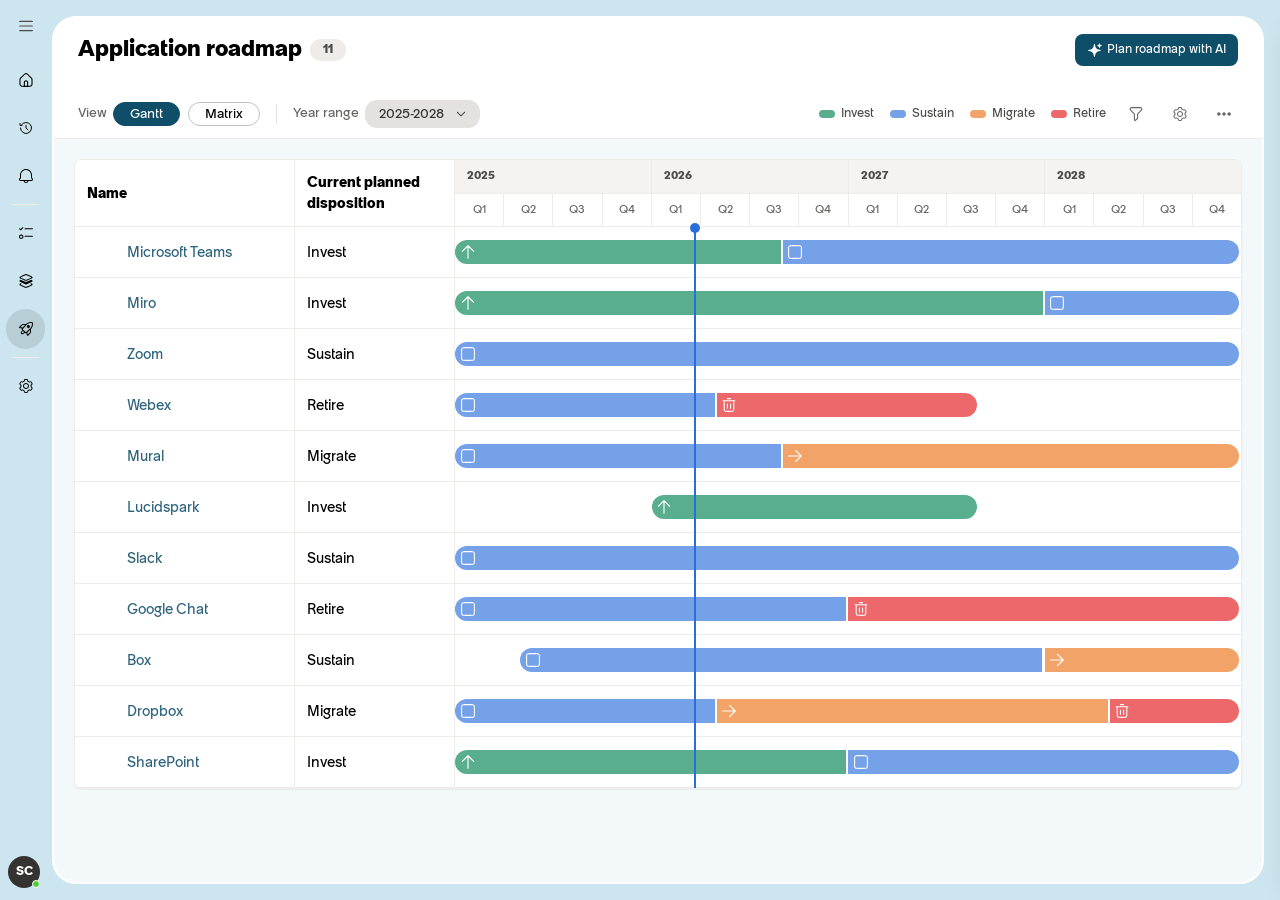
<file: AppOwner_roadmap.html>
<!DOCTYPE html>
<html lang="en">
<head>
  <meta charset="UTF-8">
  <meta name="viewport" content="width=device-width, initial-scale=1.0">
  <title>AppOwner — Roadmap view</title>
  <link rel="stylesheet" href="assets/css/base.css">
  <link rel="stylesheet" href="assets/css/components.css">
  <link rel="stylesheet" href="assets/css/dataviz.css">
  <link rel="stylesheet" href="assets/css/convo-pane.css">
  <script src="assets/js/icons.js"></script>
  <script src="assets/js/sidenav.js"></script>
  <script src="assets/js/sidenav-appowner.js"></script>
  <script src="data/applications.js"></script>
  <script src="assets/js/interactions.js" defer></script>
  <style>

    /* ============================================================
       Canvas
    ============================================================ */
    html, body {
      width: 100%;
      height: 100%;
      margin: 0;
      padding: 0;
      overflow: hidden;
      background: #cde5ef;
    }

    .app {
      display: flex;
      align-items: stretch;
      width: 100vw;
      height: 100vh;
      min-width: 1280px;
      min-height: 720px;
      background: #cde5ef;
    }

    /* ============================================================
       Side Navigation
    ============================================================ */
    .sidenav {
      display: flex;
      flex-direction: column;
      height: 100%;
      background-color: var(--bg-primary, white);
      border-right: 1px solid var(--color-neutral-300, #e3e2df);
      width: 288px;
      transition: width var(--transition-fast);
      overflow: hidden;
    }

    .sidenav--collapsed { width: 52px; }

    .sidenav__top {
      display: flex;
      flex-direction: column;
      flex: 1;
      overflow-y: auto;
      scrollbar-width: none;
    }
    .sidenav__top::-webkit-scrollbar { display: none; }

    .sidenav__header {
      display: flex;
      align-items: center;
      width: 52px;
      height: 52px;
      flex-shrink: 0;
      position: relative;
    }

    .sidenav__menu-btn {
      display: flex;
      align-items: center;
      justify-content: center;
      width: 40px;
      height: 40px;
      border-radius: var(--radius-lg, 8px);
      border: none;
      background: transparent;
      color: var(--text-secondary);
      cursor: pointer;
      flex-shrink: 0;
      margin: 6px;
      transition: background-color var(--transition-fast);
    }
    .sidenav__menu-btn:hover { background-color: var(--bg-secondary); }
    .sidenav__menu-btn [data-icon] { width: 20px; height: 20px; }

    .sidenav__logo {
      position: absolute;
      left: 52px;
      display: flex;
      align-items: center;
      height: 52px;
      padding: 8px 6px;
      white-space: nowrap;
      opacity: 1;
      transition: opacity var(--transition-fast);
    }
    .sidenav--collapsed .sidenav__logo { opacity: 0; pointer-events: none; }

    .sidenav__logo-text {
      font-family: var(--font-sans);
      font-size: 15px;
      font-weight: var(--font-weight-semibold);
      color: var(--text-primary);
      letter-spacing: -0.01em;
    }

    .sidenav__nav {
      display: flex;
      flex-direction: column;
      gap: 8px;
      padding: 8px 6px;
    }

    .sidenav__item {
      display: flex;
      align-items: center;
      gap: 8px;
      height: 40px;
      border-radius: var(--radius-lg, 8px);
      padding: 0 10px;
      cursor: pointer;
      transition: background-color var(--transition-fast);
      font-family: var(--font-sans);
      font-size: var(--font-size-sm, 14px);
      color: var(--text-primary);
      text-decoration: none;
      white-space: nowrap;
      width: 100%;
      border: none;
      background: transparent;
      text-align: left;
    }
    .sidenav__item:hover:not(.sidenav__item--active) { background-color: var(--color-neutral-200, #edece9); }
    .sidenav__item--active { background-color: var(--color-neutral-400, #c2c1be); border-radius: 9999px; }
    .sidenav__item [data-icon] { width: 20px; height: 20px; flex-shrink: 0; }

    .sidenav__item__label {
      flex: 1;
      opacity: 1;
      transition: opacity var(--transition-fast);
    }
    .sidenav--collapsed .sidenav__item__label { opacity: 0; width: 0; overflow: hidden; }

    .sidenav__divider {
      height: 1px;
      background-color: var(--border-subtle, #e3e2df);
      margin: 0 6px;
    }

    .sidenav__group { display: flex; flex-direction: column; }
    .sidenav__group-chevron {
      width: 16px; height: 16px; flex-shrink: 0;
      margin-left: auto;
      opacity: 0.5;
    }
    .sidenav--collapsed .sidenav__group-chevron { display: none; }
    .sidenav--collapsed .sidenav__subnav { display: none !important; }

    .sidenav__subnav {
      list-style: none;
      margin: 0 0 0 26px;
      padding: 2px 0 2px 20px;
      border-left: 1px solid var(--border-subtle, #e3e2df);
      flex-direction: column;
      gap: 2px;
    }
    .sidenav__subnav:not([hidden]) {
      display: flex;
    }
    .sidenav__subnav-item {
      font-family: var(--font-sans);
      font-size: var(--font-size-sm, 14px);
      color: var(--text-primary);
      text-decoration: none;
      display: block;
      padding: 6px 8px;
      border-radius: var(--radius-md, 6px);
      cursor: pointer;
      white-space: nowrap;
      transition: background-color var(--transition-fast);
    }
    .sidenav__subnav-item:hover {
      background-color: var(--color-neutral-200, #edece9);
    }
    .sidenav__subnav-item.is-active {
      background-color: var(--color-neutral-200, #edece9);
      font-weight: var(--font-weight-semibold);
    }

    .sidenav__bottom {
      display: flex;
      flex-direction: column;
      flex-shrink: 0;
    }

    .sidenav__profile {
      display: flex;
      align-items: center;
      gap: 8px;
      height: 56px;
      padding: 6px 8px;
    }

    .sidenav__avatar {
      position: relative;
      width: 32px;
      height: 32px;
      flex-shrink: 0;
    }

    .sidenav__avatar-img {
      width: 32px;
      height: 32px;
      border-radius: 9999px;
      background-color: var(--color-neutral-800, #343331);
      display: flex;
      align-items: center;
      justify-content: center;
      font-family: var(--font-sans);
      font-size: 12px;
      font-weight: var(--font-weight-semibold);
      color: white;
    }

    .sidenav__avatar-status {
      position: absolute;
      bottom: 0;
      right: 0;
      width: 8px;
      height: 8px;
      border-radius: 9999px;
      background-color: #52cb3d;
      border: 1.5px solid white;
    }

    .sidenav__profile-name {
      flex: 1;
      font-family: var(--font-sans);
      font-size: var(--font-size-sm, 14px);
      color: var(--text-primary);
      white-space: nowrap;
      overflow: hidden;
      text-overflow: ellipsis;
      opacity: 1;
      transition: opacity var(--transition-fast);
    }
    .sidenav--collapsed .sidenav__profile-name { opacity: 0; width: 0; overflow: hidden; }

    .sidenav__profile-more {
      display: flex;
      align-items: center;
      justify-content: center;
      width: 24px;
      height: 24px;
      border-radius: var(--radius-md, 6px);
      border: none;
      background: transparent;
      color: var(--text-tertiary);
      cursor: pointer;
      flex-shrink: 0;
      transition: background-color var(--transition-fast), opacity var(--transition-fast);
    }
    .sidenav__profile-more:hover { background-color: var(--bg-secondary); }
    .sidenav--collapsed .sidenav__profile-more { opacity: 0; }
    .sidenav__profile-more [data-icon] { width: 14px; height: 14px; }

    .sidenav--dark {
      background-color: transparent;
      border-right-color: transparent;
    }
    .sidenav--dark .sidenav__item--active {
      background-color: rgba(0, 0, 0, 0.1);
    }
    .sidenav--dark .sidenav__item { color: var(--text-primary); }
    .sidenav--dark .sidenav__item--active { color: var(--text-primary); }
    .sidenav--dark .sidenav__item:hover:not(.sidenav__item--active) {
      background-color: rgba(0, 0, 0, 0.06);
    }

    .app__sidebar {
      flex-shrink: 0;
    }

    /* ============================================================
       Main panel
    ============================================================ */
    .app__panel {
      flex: 1;
      min-width: 0;
      margin: 16px 16px 16px 0;
      height: calc(100vh - 32px);
      border-radius: 24px;
      border: 2px solid rgba(255,255,255,0.85);
      background: white;
      display: flex;
      flex-direction: column;
      overflow: hidden;
      position: relative;
    }

    /* ============================================================
       Page header — breadcrumb, title, tabs
    ============================================================ */
    .page-header {
      display: flex;
      flex-direction: column;
      padding: 16px 24px 0;
      flex-shrink: 0;
    }

    .page-header__crumb {
      display: flex;
      align-items: center;
      gap: var(--space-2);
      font-family: var(--font-sans);
      font-size: var(--font-size-sm);
      color: var(--text-secondary);
      margin-bottom: 6px;
    }
    .page-header__crumb [data-icon] { width: 14px; height: 14px; }

    .page-header__title-row {
      display: flex;
      align-items: center;
      gap: var(--space-2);
      margin-bottom: var(--space-4);
    }
    .page-header__title {
      font-family: var(--font-sans);
      font-size: 22px;
      font-weight: var(--font-weight-semibold);
      color: var(--text-primary);
      margin: 0;
    }
    .page-header__count {
      display: inline-flex;
      align-items: center;
      justify-content: center;
      min-width: 36px;
      height: 22px;
      padding: 0 8px;
      font-family: var(--font-sans);
      font-size: var(--font-size-xs);
      font-weight: var(--font-weight-semibold);
      color: var(--text-secondary);
      background: var(--color-neutral-200);
      border-radius: var(--radius-full);
    }

    /* Tabs row */
    .page-tabs {
      display: flex;
      gap: var(--space-6);
    }
    .page-tab {
      position: relative;
      padding: 8px 0;
      font-family: var(--font-sans);
      font-size: var(--font-size-sm);
      font-weight: var(--font-weight-medium);
      color: var(--text-tertiary);
      cursor: pointer;
      background: none;
      border: none;
      transition: color var(--transition-fast);
    }
    .page-tab:hover { color: var(--text-primary); }
    .page-tab.is-active { color: #2e8540; font-weight: var(--font-weight-semibold); }
    .page-tab.is-active::after {
      content: '';
      position: absolute;
      left: 0; right: 0; bottom: -1px;
      height: 2px;
      background: #2e8540;
    }

    /* ============================================================
       Toolbar
    ============================================================ */
    .ar-toolbar {
      display: flex;
      align-items: center;
      gap: var(--space-4);
      margin-top: 8px;
      padding: 10px 24px;
      border-bottom: 1px solid var(--border-subtle);
      background: var(--surface-primary);
      flex-shrink: 0;
      flex-wrap: wrap;
    }

    .ar-toolbar__group {
      display: flex;
      align-items: center;
      gap: 6px;
      font-family: var(--font-sans);
      font-size: var(--font-size-sm);
    }
    .ar-toolbar__group[hidden] { display: none; }
    .ar-toolbar__label { color: var(--text-tertiary); font-size: 13px; }

    .ar-toolbar__divider {
      width: 1px;
      height: 20px;
      background: var(--color-neutral-300);
      flex-shrink: 0;
    }
    .ar-toolbar__divider[hidden] { display: none; }

    /* Chart-type pill group — pills sit flush as a 2-up segmented control */
    #ar-chart-type-toggle { display: inline-flex; gap: 8px; }
    #ar-chart-type-toggle .pill { font-size: 13px; padding: 0 16px; }
    #ar-chart-type-toggle .pill:not(.pill--selected) { border-color: var(--color-neutral-400); }

    /* xs-size override for .dropdown — toolbar variant */
    .dropdown--xs .dropdown__trigger {
      height: 28px;
      padding: 2px 14px;
      font-size: 13px;
      gap: 12px;
    }
    .dropdown--xs .dropdown__trigger [data-icon] { width: 10px; height: 10px; }
    .dropdown--xs .dropdown__trigger [data-icon] svg { width: 100%; height: 100%; }
    .dropdown--xs .dropdown__panel { min-width: 180px; }

    .ar-toolbar__spacer { flex: 1; }

    .ar-toolbar__share {
      display: inline-flex;
      align-items: center;
      gap: 6px;
      padding: 4px 10px;
      font-family: var(--font-sans);
      font-size: var(--font-size-sm);
      color: var(--text-primary);
      background: var(--surface-primary);
      border: 1px solid var(--border-subtle);
      border-radius: var(--radius-field);
      cursor: pointer;
      transition: background var(--transition-fast);
    }
    .ar-toolbar__share:hover { background: var(--color-ghost-hover); }
    .ar-toolbar__share [data-icon] { width: 14px; height: 14px; }

    .ar-toolbar__menu-btn {
      display: inline-flex;
      align-items: center;
      justify-content: center;
      width: 28px;
      height: 28px;
      border-radius: var(--radius-sm);
      border: none;
      background: transparent;
      color: var(--text-tertiary);
      cursor: pointer;
    }
    .ar-toolbar__menu-btn:hover { background: var(--color-ghost-hover); color: var(--text-primary); }
    .ar-toolbar__menu-btn [data-icon] { width: 16px; height: 16px; }

    /* ============================================================
       Views — container
    ============================================================ */
    .ar-body {
      flex: 1;
      min-height: 0;
      overflow: auto;
      background: #F3F9FB;
      position: relative;
    }

    .ar-view[hidden] { display: none; }

    /* Personalization right-panel content (right-panel styles live in assets/css/components.css) */
    #ar-personalization-panel .right-panel__body {
      gap: var(--space-5);
      background: #F6F6F6;
    }
    .personalization__section {
      display: flex;
      flex-direction: column;
      gap: var(--space-2);
    }
    .personalization__label {
      font-family: var(--font-sans);
      font-size: var(--font-size-sm);
      font-weight: var(--font-weight-semibold);
      color: var(--text-primary);
    }

    /* ============================================================
       Lifecycle colour aliases (reuse existing tokens only)
    ============================================================ */
    :root {
      --ar-invest:   var(--color-success);
      --ar-sustain:  var(--color-info);
      --ar-migrate:  var(--dv-orange-5);
      --ar-retire:   var(--color-error);

      --ar-invest-soft:  color-mix(in srgb, var(--color-success) 22%, white);
      --ar-sustain-soft: color-mix(in srgb, var(--color-info) 22%, white);
      --ar-migrate-soft: color-mix(in srgb, var(--dv-orange-5) 30%, white);
      --ar-retire-soft:  color-mix(in srgb, var(--color-error) 24%, white);

      /* Mid-strength fills for gantt bars — toned down from the saturated brand tokens while leaving white icons readable */
      --ar-invest-mid:  color-mix(in srgb, var(--color-success) 65%, white);
      --ar-sustain-mid: color-mix(in srgb, var(--color-info) 65%, white);
      --ar-migrate-mid: color-mix(in srgb, var(--dv-orange-5) 65%, white);
      --ar-retire-mid:  color-mix(in srgb, var(--color-error) 65%, white);
    }

    /* ============================================================
       Gantt view — ported from components/roadmap.html
    ============================================================ */
    :root {
      --ar-name-w: 220px;
      --ar-disp-w: 160px;
    }

    .ar-gantt {
      display: flex;
      flex-direction: column;
    }

    /* Header row (Name | Disposition | quarters+months) */
    .ar-gantt__header {
      display: flex;
      position: sticky;
      top: 0;
      z-index: 4;
      background: var(--surface-primary);
      border-bottom: 1px solid var(--border-subtle);
    }

    .ar-gantt__col {
      flex-shrink: 0;
      display: flex;
      align-items: center;
      font-family: var(--font-sans);
      font-size: var(--font-size-sm);
      font-weight: var(--font-weight-semibold);
      color: var(--text-primary);
      background: var(--surface-primary);
      padding: 0 var(--space-3);
      border-right: 1px solid var(--border-subtle);
    }
    .ar-gantt__col--name { width: var(--ar-name-w); min-width: var(--ar-name-w); }
    .ar-gantt__col--disp { width: var(--ar-disp-w); min-width: var(--ar-disp-w); }

    .ar-gantt__header .ar-gantt__col { height: 66px; }

    .ar-gantt__timeline-head {
      flex: 1;
      min-width: 780px;
      display: flex;
      flex-direction: column;
    }
    .ar-gantt__quarters {
      display: flex;
      height: 34px;
      border-bottom: 1px solid var(--border-subtle);
      background: var(--bg-secondary);
    }
    .ar-gantt__quarter {
      display: flex;
      align-items: center;
      padding: 0 var(--space-3);
      font-family: var(--font-sans);
      font-size: 11px;
      font-weight: var(--font-weight-semibold);
      color: var(--text-secondary);
      border-right: 1px solid var(--border-subtle);
      overflow: hidden;
      white-space: nowrap;
    }
    .ar-gantt__quarter:last-child { border-right: none; }

    .ar-gantt__months {
      display: flex;
      height: 32px;
    }
    .ar-gantt__month {
      flex: 1;
      display: flex;
      align-items: center;
      justify-content: center;
      font-family: var(--font-sans);
      font-size: 11px;
      font-weight: var(--font-weight-normal);
      color: var(--text-tertiary);
      border-right: 1px solid var(--border-subtle);
      white-space: nowrap;
      overflow: hidden;
    }
    .ar-gantt__month:last-child { border-right: none; }

    /* Body rows */
    .ar-gantt__body {
      position: relative;
    }

    .ar-gantt__row {
      display: flex;
      min-height: 50px;
      border-bottom: 1px solid var(--border-subtle);
    }
    .ar-gantt__row:last-child { border-bottom: none; }
    .ar-gantt__row:hover .ar-gantt__col { background: var(--bg-secondary); }

    .ar-gantt__row .ar-gantt__col {
      height: 50px;
      font-weight: var(--font-weight-normal);
    }

    .ar-gantt__name-cell {
      display: flex;
      align-items: center;
      gap: 6px;
      width: 100%;
      min-width: 0;
    }
    .ar-gantt__row-handle {
      color: var(--text-tertiary);
      opacity: 0;
      cursor: grab;
      transition: opacity var(--transition-fast);
    }
    .ar-gantt__row:hover .ar-gantt__row-handle { opacity: 1; }
    .ar-gantt__row-handle [data-icon] { width: 14px; height: 14px; }

    .ar-gantt__chevron {
      width: 14px; height: 14px;
      display: inline-flex;
      align-items: center;
      justify-content: center;
      color: var(--text-tertiary);
    }
    .ar-gantt__chevron[aria-hidden="true"] { visibility: hidden; }
    .ar-gantt__chevron [data-icon] { width: 12px; height: 12px; }

    .ar-gantt__app-icon {
      width: 16px; height: 16px;
      color: var(--text-tertiary);
      flex-shrink: 0;
    }
    .ar-gantt__app-icon [data-icon] { width: 16px; height: 16px; }

    .ar-gantt__name-link {
      flex: 1;
      min-width: 0;
      color: var(--color-link);
      text-decoration: none;
      font-size: var(--font-size-sm);
      white-space: nowrap;
      overflow: hidden;
      text-overflow: ellipsis;
    }
    .ar-gantt__name-link:hover { text-decoration: underline; }

    .ar-gantt__disp {
      font-size: var(--font-size-sm);
      color: var(--text-primary);
    }

    .ar-gantt__timeline {
      flex: 1;
      min-width: 780px;
      position: relative;
    }

    /* Grid lines */
    .ar-gantt__grid {
      position: absolute;
      inset: 0;
      display: flex;
      pointer-events: none;
    }
    .ar-gantt__gcol {
      flex: 1;
      border-right: 1px solid var(--border-subtle);
    }
    .ar-gantt__gcol:last-child { border-right: none; }
    .ar-gantt__gcol.is-q-start { border-left: 1px solid var(--border-default); }

    /* Segment bar */
    .ar-gantt__seg {
      position: absolute;
      top: 50%;
      transform: translateY(-50%);
      height: 24px;
      display: flex;
      align-items: center;
      padding: 0 6px;
      font-family: var(--font-sans);
      font-size: 11px;
      font-weight: var(--font-weight-semibold);
      white-space: nowrap;
      overflow: hidden;
      z-index: 1;
      transition: filter var(--transition-fast);
      border: 1px solid transparent;
    }
    .ar-gantt__seg:hover { filter: brightness(0.95); }

    .ar-gantt__seg--invest  { background: var(--ar-invest-mid);  color: #ffffff; }
    .ar-gantt__seg--sustain { background: var(--ar-sustain-mid); color: #ffffff; }
    .ar-gantt__seg--migrate { background: var(--ar-migrate-mid); color: #ffffff; }
    .ar-gantt__seg--retire  { background: var(--ar-retire-mid);  color: #ffffff; }

    /* Segments that start the bar get a rounded left, ones that end get a rounded right */
    .ar-gantt__seg.is-first { border-top-left-radius: 13px; border-bottom-left-radius: 13px; }
    .ar-gantt__seg.is-last  { border-top-right-radius: 13px; border-bottom-right-radius: 13px; }

    .ar-gantt__seg [data-icon] {
      width: 11px; height: 11px;
    }

    /* Today marker (matches gantt.html today color + ball) */
    .ar-gantt__today {
      position: absolute;
      top: 0;
      bottom: 0;
      width: 2px;
      background: var(--color-info);
      pointer-events: none;
      z-index: 5;
    }
    .ar-gantt__today::before {
      content: '';
      position: absolute;
      top: -4px;
      left: 50%;
      transform: translateX(-50%);
      width: 10px;
      height: 10px;
      background: var(--color-info);
      border-radius: 50%;
    }

    /* Gantt view frame — card container + header row (mirrors gantt.html .gt-board / .gt-header) */
    .ar-gantt-page {
      display: flex;
      flex-direction: column;
      gap: var(--space-4);
      padding: var(--space-5);
    }

    .ar-gantt-board {
      background: var(--surface-primary);
      border-radius: var(--radius-lg);
      border: 1px solid var(--border-subtle);
      box-shadow: var(--shadow-sm);
      overflow: hidden;
    }

    /* Inline top-right legend (chip row) */
    .ar-gantt__legend {
      display: flex;
      align-items: center;
      gap: var(--space-4);
      font-family: var(--font-sans);
      font-size: var(--font-size-xs);
      color: var(--text-secondary);
    }
    .ar-gantt__legend-row {
      display: inline-flex;
      align-items: center;
      gap: 6px;
    }
    .ar-gantt__legend-pip {
      width: 16px; height: 8px;
      border-radius: var(--radius-sm);
      flex-shrink: 0;
    }
    .ar-gantt__legend-pip--invest  { background: var(--ar-invest-mid);  }
    .ar-gantt__legend-pip--sustain { background: var(--ar-sustain-mid); }
    .ar-gantt__legend-pip--migrate { background: var(--ar-migrate-mid); }
    .ar-gantt__legend-pip--retire  { background: var(--ar-retire-mid);  }

    /* ============================================================
       Matrix view — ported from components/kanban.html
    ============================================================ */
    .ar-matrix {
      padding: var(--space-5) var(--space-5) var(--space-8);
      --ar-rowlabel-w: 200px;
      --ar-gap: var(--space-2);
    }

    .ar-matrix__legend {
      display: flex;
      align-items: center;
      justify-content: flex-end;
      gap: var(--space-4);
      margin-bottom: var(--space-3);
      font-family: var(--font-sans);
      font-size: var(--font-size-xs);
      color: var(--text-secondary);
    }
    .ar-matrix__legend-item {
      display: inline-flex;
      align-items: center;
      gap: 6px;
    }
    .ar-matrix__legend-dot {
      width: 10px; height: 10px;
      border-radius: 50%;
    }
    .ar-matrix__legend-dot--invest  { background: var(--ar-invest);  }
    .ar-matrix__legend-dot--sustain { background: var(--ar-sustain); }
    .ar-matrix__legend-dot--migrate { background: var(--ar-migrate); }
    .ar-matrix__legend-dot--retire  { background: var(--ar-retire);  }

    .ar-matrix__title {
      font-family: var(--font-sans);
      font-size: var(--font-size-sm);
      font-weight: var(--font-weight-semibold);
      color: var(--text-primary);
      margin-bottom: var(--space-3);
    }

    /* Grid — first col is row-label (horizontal-lane), then N lane cols */
    .ar-matrix__grid {
      display: flex;
      flex-direction: column;
      gap: var(--ar-gap);
    }

    .ar-matrix__row {
      display: grid;
      grid-template-columns: var(--ar-rowlabel-w) 1fr;
      gap: var(--ar-gap);
      align-items: stretch;
    }

    .ar-matrix__rowlabel {
      font-family: var(--font-sans);
      font-size: var(--font-size-sm);
      font-weight: var(--font-weight-medium);
      color: var(--text-primary);
      padding: var(--space-4) var(--space-3) var(--space-3) var(--space-4);
      background: #BDDEE7;
      border-radius: var(--radius-md);
      display: flex;
      align-items: flex-start;
      gap: 6px;
    }
    .ar-matrix__rowlabel [data-icon] {
      width: 12px; height: 12px;
      color: var(--text-tertiary);
      flex-shrink: 0;
    }
    .ar-matrix__rowlabel-text {
      flex: 1;
      white-space: nowrap;
      overflow: hidden;
      text-overflow: ellipsis;
    }
    .ar-matrix__rowlabel-count {
      font-size: var(--font-size-xs);
      font-weight: var(--font-weight-normal);
      color: var(--text-tertiary);
    }

    .ar-matrix__cells {
      display: grid;
      grid-template-columns: repeat(var(--ar-cols), minmax(0, 1fr));
      gap: var(--ar-gap);
    }

    .ar-matrix__col {
      display: flex;
      flex-direction: column;
      gap: 6px;
      padding: 6px;
      background: transparent;
      border-radius: var(--radius-md);
      min-height: 68px;
    }
    .ar-matrix__col.is-empty {
      background: transparent;
      border: 1px dashed var(--border-subtle);
    }

    /* Column header — rendered once at the top of the grid */
    .ar-matrix__colheader-row {
      display: grid;
      grid-template-columns: var(--ar-rowlabel-w) 1fr;
      gap: var(--ar-gap);
      margin-bottom: var(--space-2);
      position: sticky;
      top: 0;
      background: transparent;
      z-index: 2;
      padding-bottom: 4px;
    }
    .ar-matrix__colheader-labels {
      display: grid;
      grid-template-columns: repeat(var(--ar-cols), minmax(0, 1fr));
      gap: var(--ar-gap);
    }
    .ar-matrix__colheader {
      display: flex;
      align-items: center;
      justify-content: space-between;
      gap: 8px;
      padding: 10px 12px;
      min-height: 64px;
      box-sizing: border-box;
      font-family: var(--font-sans);
      font-size: var(--font-size-sm);
      font-weight: var(--font-weight-semibold);
      color: var(--text-primary);
      background: #BDDEE7;
      border: none;
      border-radius: var(--radius-md);
    }
    .ar-matrix__corner {
      padding: 10px 12px;
      font-family: var(--font-sans);
      font-size: var(--font-size-xs);
      font-weight: var(--font-weight-semibold);
      color: var(--text-tertiary);
      background: transparent;
      line-height: 1.4;
    }

    /* Card (reuses kanban's .kb-card pattern) */
    .ar-card {
      position: relative;
      background: var(--surface-primary);
      border: 1px solid var(--border-subtle);
      border-left: 3px solid var(--ar-card-accent, var(--border-default));
      border-radius: var(--radius-md);
      padding: 10px 12px;
      box-shadow: var(--shadow-sm);
      transition: box-shadow var(--transition-fast), transform var(--transition-fast), background var(--transition-fast);
      cursor: pointer;
    }
    .ar-card:hover {
      box-shadow: var(--shadow-md);
      transform: translateY(-1px);
      background: var(--ar-card-soft, var(--surface-primary));
    }

    .ar-card--invest  { --ar-card-accent: var(--ar-invest);  --ar-card-soft: var(--ar-invest-soft);  }
    .ar-card--sustain { --ar-card-accent: var(--ar-sustain); --ar-card-soft: var(--ar-sustain-soft); }
    .ar-card--migrate { --ar-card-accent: var(--ar-migrate); --ar-card-soft: var(--ar-migrate-soft); }
    .ar-card--retire  { --ar-card-accent: var(--ar-retire);  --ar-card-soft: var(--ar-retire-soft);  }

    /* Reserves the same vertical slot in every FY column so a card stays on
       a fixed horizontal line across columns where the app appears. */
    .ar-card--placeholder {
      visibility: hidden;
      pointer-events: none;
      box-shadow: none;
    }

    /* Cohort highlight: when one card is hovered, every other card for the
       same app (across FY columns) gets the same lift + tint. */
    .ar-card.is-cohort-hover {
      box-shadow: var(--shadow-md);
      transform: translateY(-1px);
      background: var(--ar-card-soft, var(--surface-primary));
    }

    .ar-card__name {
      font-family: var(--font-sans);
      font-size: var(--font-size-sm);
      font-weight: var(--font-weight-medium);
      color: var(--text-primary);
      margin-bottom: 6px;
      white-space: nowrap;
      overflow: hidden;
      text-overflow: ellipsis;
    }
    .ar-card__meta {
      display: flex;
      justify-content: space-between;
      gap: var(--space-2);
      font-family: var(--font-sans);
      font-size: var(--font-size-xs);
      color: var(--text-tertiary);
    }
    .ar-card__meta + .ar-card__meta { margin-top: 4px; }
    .ar-card__meta-k { color: var(--text-tertiary); }
    .ar-card__meta-v { color: var(--text-primary); margin-left: 4px; font-weight: var(--font-weight-medium); }

    .ar-matrix__empty {
      font-family: var(--font-sans);
      font-size: var(--font-size-xs);
      color: var(--text-disabled);
      text-align: center;
      align-self: center;
      margin: auto;
    }

    /* Conversation input — textarea auto-grow */
    textarea.convo-input-card__placeholder {
      resize: none;
      line-height: 1.4;
      max-height: 160px;
      overflow-y: auto;
      padding: 4px 0;
    }
    .convo-input-card.convo-input-card--expanded {
      align-items: flex-end;
      border-radius: 20px;
    }

    /* Chat thread inside the convo-pane */
    .convo-messages {
      display: flex;
      flex-direction: column;
      gap: var(--space-4);
      margin-top: var(--space-4);
    }
    .convo-messages .bubble { max-width: 100%; }

    /* ============================================================
       Full-page chat (after send)
    ============================================================ */
    .rm-chat {
      display: none;
      flex: 1;
      flex-direction: column;
      min-height: 0;
      position: relative;
      background:
        radial-gradient(ellipse 80% 60% at 20% 80%, rgba(180,230,175,0.48) 0%, transparent 60%),
        radial-gradient(ellipse 70% 50% at 80% 20%, rgba(180,230,175,0.38) 0%, transparent 50%),
        radial-gradient(ellipse 90% 70% at 50% 40%, rgba(170,220,255,0.55) 0%, transparent 60%),
        radial-gradient(ellipse 60% 50% at 70% 60%, rgba(210,200,242,0.28) 0%, transparent 50%),
        linear-gradient(160deg, #e4f2ff 0%, #ddf0f5 30%, #e4f5e8 60%, #e0ecfa 100%);
    }
    .rm-chat--visible { display: flex; }

    .rm-chat__scroll {
      flex: 1;
      overflow-y: auto;
      display: flex;
      flex-direction: column;
      align-items: center;
      padding: var(--space-8) var(--space-6) 140px;
    }
    .rm-chat__inner {
      width: 100%;
      max-width: 780px;
      display: flex;
      flex-direction: column;
      gap: var(--space-5);
    }

    .rm-chat__sparkle {
      width: 32px;
      height: 32px;
      color: #2D637D;
      align-self: flex-start;
    }
    .rm-chat__sparkle [data-icon] { width: 32px; height: 32px; }
    .rm-chat__sparkle [data-icon] svg { width: 100%; height: 100%; }

    .rm-chat__title {
      font-family: var(--font-sans);
      font-size: var(--font-size-3xl, 28px);
      font-weight: var(--font-weight-bold);
      color: var(--text-primary);
      margin: 0;
      letter-spacing: -0.02em;
    }
    .rm-chat__subtitle {
      font-family: var(--font-sans);
      font-size: 14px;
      color: var(--text-secondary);
      line-height: var(--line-height-relaxed);
      margin: 0;
    }

    .rm-chat__messages {
      display: flex;
      flex-direction: column;
      gap: var(--space-4);
      width: 100%;
      margin-top: var(--space-4);
    }
    .rm-chat__messages .bubble--ai { max-width: 100%; width: 100%; }

    .rm-chat__sticky-bar {
      position: absolute;
      bottom: 0;
      left: 0;
      right: 0;
      padding: var(--space-4) var(--space-6) var(--space-5);
      background: linear-gradient(to top, rgba(228,242,255,0.95) 40%, rgba(228,242,255,0));
      backdrop-filter: blur(4px);
      display: flex;
      justify-content: center;
    }
    .rm-chat__sticky-bar .convo-input-card {
      max-width: 780px;
      width: 100%;
    }

    /* Attachment chip inside a bubble — compact light card (mirrors arb-chat-card__thumbnail--sm) */
    .bubble__attachment {
      display: inline-flex;
      align-items: center;
      gap: var(--space-3);
      width: 260px;
      max-width: 100%;
      padding: var(--space-2) var(--space-3);
      background: var(--bg-secondary);
      border: 1px solid var(--border-subtle);
      border-radius: var(--radius-lg);
      box-sizing: border-box;
    }
    .bubble--ai .bubble__attachment { background: var(--bg-secondary); }
    .bubble__attachment-icon {
      display: flex;
      align-items: center;
      justify-content: center;
      width: 36px;
      height: 36px;
      border-radius: var(--radius-md);
      border: 1px solid var(--border-subtle);
      background: var(--bg-primary);
      color: var(--text-secondary);
      flex-shrink: 0;
    }
    .bubble__attachment-icon [data-icon] { width: 18px; height: 18px; }
    .bubble__attachment-meta {
      display: flex;
      flex-direction: column;
      gap: 1px;
      min-width: 0;
    }
    .bubble__attachment-name {
      font-family: var(--font-sans);
      font-size: var(--font-size-xs);
      font-weight: var(--font-weight-normal);
      color: var(--text-primary);
    }
    .bubble__attachment-type {
      font-family: var(--font-sans);
      font-size: 11px;
      color: var(--text-tertiary);
    }

    /* ============================================================
       AI Loader (copied from AppOwner_landing.html)
    ============================================================ */
    .ai-loader { position: relative; width: 80px; height: 80px; }
    .ai-loader__ring { position: absolute; inset: 0; animation: ai-ring-spin 2s linear infinite; }
    .ai-loader__ring svg { width: 100%; height: 100%; display: block; }
    .ai-loader__center { position: absolute; inset: 12px; background: transparent; border-radius: 50%; display: flex; align-items: center; justify-content: center; }
    .ai-loader__sparkles { position: relative; width: 34px; height: 34px; }
    .ai-loader__sparkle { position: absolute; display: block; }
    .ai-loader__sparkle svg { width: 100%; height: 100%; display: block; }
    .ai-loader__sparkle--main { width: 30px; height: 30px; bottom: -2px; left: 50%; transform: translateX(-50%); color: #312e81; animation: sparkle-breathe 2s ease-in-out infinite; --tx: -50%; }
    .ai-loader__sparkle--tl { width: 11px; height: 11px; top: 1px; left: -1px; color: #3730a3; animation: sparkle-breathe 2s ease-in-out infinite 0.4s; }
    .ai-loader__sparkle--tr { width: 14px; height: 14px; top: -2px; right: -1px; color: #3730a3; animation: sparkle-breathe 2s ease-in-out infinite 0.8s; }
    @keyframes ai-ring-spin { from { transform: rotate(0deg); } to { transform: rotate(360deg); } }
    @keyframes sparkle-breathe { 0%, 100% { opacity: 0.55; transform: translateX(var(--tx, 0)) scale(0.88); } 50% { opacity: 1; transform: translateX(var(--tx, 0)) scale(1.05); } }

    /* ============================================================
       Scenarios comparison view — overlays the panel, slides in from right
    ============================================================ */
    .rm-scenarios-pane {
      position: absolute;
      inset: 0;
      background: white;
      display: flex;
      flex-direction: column;
      transform: translateX(100%);
      transition: transform 600ms cubic-bezier(0.4, 0, 0.2, 1);
      z-index: 5;
    }
    .rm-scenarios-pane--open { transform: translateX(0); }

    .rm-scenarios-pane__header {
      display: flex;
      align-items: center;
      justify-content: space-between;
      padding: 14px 14px 14px 20px;
      flex-shrink: 0;
      gap: 12px;
    }
    .rm-scenarios-pane__title {
      font-family: var(--font-sans);
      font-size: var(--font-size-base, 14px);
      font-weight: var(--font-weight-semibold);
      color: var(--text-primary);
      margin: 0;
    }
    .rm-scenarios-pane__actions {
      display: flex;
      align-items: center;
      gap: 0;
      flex-shrink: 0;
    }
    .rm-scenarios-pane__btn {
      display: flex;
      align-items: center;
      justify-content: center;
      width: 30px;
      height: 30px;
      border: none;
      border-radius: 9999px;
      background: transparent;
      color: var(--text-tertiary);
      cursor: pointer;
    }
    .rm-scenarios-pane__btn:hover { background-color: var(--bg-secondary); color: var(--text-primary); }
    .rm-scenarios-pane__btn [data-icon] { width: 15px; height: 15px; }
    .rm-scenarios-pane__body {
      flex: 1;
      overflow-y: auto;
      padding: 20px;
      display: flex;
      flex-direction: column;
      gap: 16px;
    }

    .rm-scenarios__loading {
      flex: 1;
      display: flex;
      flex-direction: column;
      align-items: center;
      justify-content: center;
      gap: var(--space-4);
    }
    .rm-scenarios__loading-text {
      font-family: var(--font-sans);
      font-size: var(--font-size-sm);
      color: var(--text-secondary);
    }

    .rm-scenarios {
      display: grid;
      grid-template-columns: repeat(3, 1fr);
      gap: 24px;
      padding: 0 37px;
    }
    .rm-scenarios[hidden],
    .rm-scenarios__why[hidden] { display: none; }

    .rm-scenario-card {
      position: relative;
      display: flex;
      flex-direction: column;
      gap: 12px;
      padding: 16px;
      min-width: 0;
      background: var(--bg-primary, white);
      border: 1px solid var(--border-subtle);
      border-radius: 16px;
    }
    .rm-scenario-card--recommended {
      border: 2px solid var(--color-primary);
      padding-top: 36px;
    }
    .rm-scenario-card__rec {
      position: absolute;
      top: -12px;
      left: 50%;
      transform: translateX(-50%);
      display: inline-flex;
      align-items: center;
      gap: 4px;
      padding: 4px 12px;
      background: #e0eaee;
      color: var(--color-primary);
      font-family: var(--font-sans);
      font-size: 11px;
      font-weight: var(--font-weight-bold);
      letter-spacing: 0.08em;
      border-radius: 9999px;
    }

    .rm-scenario-card__label {
      font-family: var(--font-sans);
      font-size: 11px;
      font-weight: var(--font-weight-bold);
      color: var(--text-tertiary);
      letter-spacing: 0.1em;
      text-transform: uppercase;
    }
    .rm-scenario-card__head {
      display: flex;
      align-items: flex-start;
      justify-content: space-between;
      gap: 12px;
    }
    .rm-scenario-card__title {
      font-family: var(--font-sans);
      font-size: 16px;
      font-weight: var(--font-weight-bold);
      color: var(--text-primary);
      margin: 0;
      line-height: 1.25;
    }
    .rm-scenario-card__pill {
      flex-shrink: 0;
      padding: 4px 10px;
      font-family: var(--font-sans);
      font-size: 11px;
      font-weight: var(--font-weight-semibold);
      border-radius: 9999px;
      white-space: nowrap;
    }
    .rm-scenario-card__pill--balanced   { background: #d4eddc; color: #1f7a3e; }
    .rm-scenario-card__pill--aggressive { background: #f7e3c2; color: #8d5a08; }
    .rm-scenario-card__pill--diplomatic { background: #d6e4fb; color: #2a6edc; }

    .rm-scenario-card__desc {
      font-family: var(--font-sans);
      font-size: 13px;
      color: var(--text-secondary);
      line-height: 1.5;
      margin: 0;
    }

    .rm-scenario-card__metric {
      text-align: center;
      display: flex;
      flex-direction: column;
      gap: 8px;
      padding: 4px 0;
    }
    .rm-scenario-card__metric-label {
      font-family: var(--font-sans);
      font-size: 11px;
      font-weight: var(--font-weight-bold);
      color: var(--text-tertiary);
      letter-spacing: 0.1em;
      text-transform: uppercase;
    }
    .rm-scenario-card__transition {
      display: flex;
      align-items: baseline;
      justify-content: center;
      gap: 10px;
      font-family: var(--font-sans);
      line-height: 1;
    }
    .rm-scenario-card__from {
      font-size: 18px;
      font-weight: var(--font-weight-normal);
      color: var(--text-tertiary);
    }
    .rm-scenario-card__arrow {
      font-size: 18px;
      color: var(--text-tertiary);
      transform: translateY(-1px);
    }
    .rm-scenario-card__to {
      font-size: 26px;
      font-weight: var(--font-weight-bold);
    }
    .rm-scenario-card__to--green  { color: #2a8a52; }
    .rm-scenario-card__to--orange { color: #b06a1a; }
    .rm-scenario-card__to--blue   { color: #2a6edc; }

    .rm-scenario-card__divider {
      height: 1px;
      background: var(--border-subtle);
    }

    .rm-scenario-card__kpis {
      display: flex;
      flex-direction: column;
      gap: 10px;
    }
    .rm-scenario-card__kpi {
      display: flex;
      align-items: center;
      justify-content: space-between;
      font-family: var(--font-sans);
      font-size: 13px;
    }
    .rm-scenario-card__kpi-label { color: var(--text-secondary); }
    .rm-scenario-card__kpi-value { color: var(--text-primary); font-weight: var(--font-weight-semibold); }
    .rm-scenario-card__kpi-value--green  { color: #1f7a3e; }
    .rm-scenario-card__kpi-value--orange { color: #b06a1a; }
    .rm-scenario-card__kpi-value--red    { color: #c4322f; }

    .rm-scenario-card__tradeoff {
      display: flex;
      flex-direction: column;
      gap: 8px;
    }
    .rm-scenario-card__tradeoff-label {
      font-family: var(--font-sans);
      font-size: 11px;
      font-weight: var(--font-weight-bold);
      color: var(--text-tertiary);
      letter-spacing: 0.1em;
      text-transform: uppercase;
    }
    .rm-scenario-card__tradeoff-text {
      font-family: var(--font-sans);
      font-size: 13px;
      color: var(--text-secondary);
      line-height: 1.5;
      margin: 0;
    }

    .rm-scenario-card__view {
      margin-top: auto;
      align-self: center;
    }

    .rm-scenarios__why {
      display: flex;
      align-items: flex-start;
      gap: 12px;
      padding: 16px 20px;
      background: #e0eaee;
      border-radius: 12px;
      margin-top: -12px;
      margin-bottom: 12px;
    }
    .rm-scenarios__why-icon {
      display: flex;
      align-items: center;
      justify-content: center;
      width: 28px;
      height: 28px;
      flex-shrink: 0;
      border-radius: 9999px;
      background: var(--color-primary);
      color: var(--color-primary-content);
    }
    .rm-scenarios__why-icon [data-icon] { width: 14px; height: 14px; }
    .rm-scenarios__why-body {
      display: flex;
      flex-direction: column;
      gap: 4px;
    }
    .rm-scenarios__why-title {
      font-family: var(--font-sans);
      font-size: 14px;
      font-weight: var(--font-weight-semibold);
      color: var(--color-primary);
    }
    .rm-scenarios__why-text {
      font-family: var(--font-sans);
      font-size: 13px;
      color: var(--text-primary);
      line-height: 1.5;
      margin: 0;
    }

    /* Typing indicator inside an AI bubble */
    .rm-typing {
      display: inline-flex;
      align-items: center;
      gap: 5px;
      padding: 2px 0;
    }
    .rm-typing__dot {
      width: 7px;
      height: 7px;
      border-radius: 50%;
      background: var(--text-tertiary);
      animation: rm-typing-bounce 1.3s ease-in-out infinite;
    }
    .rm-typing__dot:nth-child(2) { animation-delay: 0.15s; }
    .rm-typing__dot:nth-child(3) { animation-delay: 0.3s; }
    @keyframes rm-typing-bounce {
      0%, 60%, 100% { transform: translateY(0); opacity: 0.4; }
      30%           { transform: translateY(-4px); opacity: 1; }
    }

  </style>
</head>
<body>

<div class="app">

  <!-- Sidebar -->
  <div class="app__sidebar">
    <div data-component="appowner-sidenav"></div>
  </div>

  <!-- Conversation Side Pane -->
  <aside class="convo-pane" id="convo-pane" aria-label="Conversation">
    <div class="convo-pane__inner">

      <div class="convo-pane__titlebar">
        <span class="convo-pane__titlebar-label">Now Assist</span>
        <div class="convo-pane__titlebar-actions">
          <button class="convo-pane__titlebar-btn" id="convo-expand" aria-label="Open full page">
            <span data-icon="expand"></span>
          </button>
          <button class="convo-pane__titlebar-btn" id="convo-close" aria-label="Close">
            <span data-icon="close"></span>
          </button>
        </div>
      </div>

      <div class="convo-pane__body">

        <!-- Sparkle icon -->
        <span class="convo-sparkle"><span data-icon="ai-sparkle"></span></span>

        <!-- Greeting -->
        <p class="convo-msg__greeting">Hi Jenny — let's plan your application roadmap</p>
        <p class="convo-msg__text">I can help you sequence dispositions, balance <strong>Invest, Sustain, Migrate, and Retire</strong> decisions, and align lifecycle changes with your fiscal periods. What are you trying to achieve?</p>

        <!-- Feedback actions -->
        <div class="convo-actions">
          <button class="convo-action-btn" title="Copy"><span data-icon="clipboard"></span></button>
          <button class="convo-action-btn" title="Helpful"><span data-icon="thumbs-up"></span></button>
          <button class="convo-action-btn" title="Not helpful"><span data-icon="thumbs-down"></span></button>
          <button class="convo-action-btn" title="Read aloud"><span data-icon="sound-wave"></span></button>
          <button class="convo-action-btn" title="Edit"><span data-icon="pencil"></span></button>
          <button class="convo-action-btn" title="Share"><span data-icon="upload"></span></button>
          <button class="convo-action-btn" title="Regenerate"><span data-icon="arrow-clockwise"></span></button>
        </div>

        <!-- Chat thread (turn 1+ bubbles append here) -->
        <div class="convo-messages" id="convo-messages"></div>

      </div><!-- /convo-pane__body -->

      <div class="convo-pane__footer">
        <div class="convo-input-card" id="convo-input-card">
          <button class="convo-input-card__add" aria-label="Attach">
            <span data-icon="plus"></span>
          </button>
          <textarea class="convo-input-card__placeholder" id="convo-input"
            rows="1" placeholder="Search or ask me anything"></textarea>
          <button class="convo-input-card__send" aria-label="Send">
            <span data-icon="arrow-up"></span>
          </button>
        </div>
      </div>

    </div><!-- /convo-pane__inner -->
  </aside><!-- /convo-pane -->

  <!-- Main panel -->
  <div class="app__panel">

    <!-- Header + Tabs -->
    <header class="page-header">
      <div class="page-header__title-row">
        <h1 class="page-header__title">Application roadmap</h1>
        <span class="page-header__count" id="app-count">0</span>
        <button class="btn btn-sm btn-primary" id="plan-roadmap-ai" style="margin-left:auto;">
          <span data-icon="ai-sparkle"></span>
          Plan roadmap with AI
        </button>
      </div>
    </header>

    <!-- Toolbar -->
    <div class="ar-toolbar">
      <div class="ar-toolbar__group">
        <span class="ar-toolbar__label">View</span>
        <div id="ar-chart-type-toggle" role="tablist">
          <button class="pill pill--xs pill--selected" role="tab" aria-selected="true" data-value="gantt">Gantt</button>
          <button class="pill pill--xs" role="tab" aria-selected="false" data-value="matrix">Matrix</button>
        </div>
      </div>

      <span class="ar-toolbar__divider"></span>

      <!-- Gantt-only: year range -->
      <div class="ar-toolbar__group ar-gantt-only">
        <span class="ar-toolbar__label">Year range</span>
        <div class="dropdown dropdown--xs" id="ar-year-range">
          <button class="dropdown__trigger" aria-haspopup="listbox" aria-expanded="false">
            <span data-dropdown-value>2025-2028</span>
            <span data-icon="chevron-down"></span>
          </button>
        </div>
      </div>

      <!-- Matrix-only controls -->
      <div class="ar-toolbar__group ar-matrix-only" hidden>
        <span class="ar-toolbar__label">Horizontal lane</span>
        <div class="dropdown dropdown--xs" id="ar-hlane">
          <button class="dropdown__trigger" id="ar-hlane-btn" aria-haspopup="listbox" aria-expanded="false">
            <span data-dropdown-value>Disposition</span>
            <span data-icon="chevron-down"></span>
          </button>
          <div class="dropdown__panel" id="ar-hlane-menu" role="listbox" hidden>
            <div class="dropdown__item" role="option" data-value="capability">
              <span class="dropdown__item__label">Business capability</span>
            </div>
            <div class="dropdown__item dropdown__item--selected" role="option" data-value="currentDisposition">
              <span class="dropdown__item__label">Disposition</span>
              <span data-icon="check" class="dropdown__item__check"></span>
            </div>
            <div class="dropdown__item" role="option" data-value="fiscalPeriod">
              <span class="dropdown__item__label">Fiscal period</span>
            </div>
          </div>
        </div>
      </div>
      <div class="ar-toolbar__group ar-matrix-only" hidden>
        <span class="ar-toolbar__label">Vertical lane</span>
        <div class="dropdown dropdown--xs" id="ar-vlane">
          <button class="dropdown__trigger" id="ar-vlane-btn" aria-haspopup="listbox" aria-expanded="false">
            <span data-dropdown-value>Fiscal period</span>
            <span data-icon="chevron-down"></span>
          </button>
          <div class="dropdown__panel" id="ar-vlane-menu" role="listbox" hidden>
            <div class="dropdown__item" role="option" data-value="capability">
              <span class="dropdown__item__label">Business capability</span>
            </div>
            <div class="dropdown__item" role="option" data-value="currentDisposition">
              <span class="dropdown__item__label">Disposition</span>
            </div>
            <div class="dropdown__item dropdown__item--selected" role="option" data-value="fiscalPeriod">
              <span class="dropdown__item__label">Fiscal period</span>
              <span data-icon="check" class="dropdown__item__check"></span>
            </div>
          </div>
        </div>
      </div>
      <div class="ar-toolbar__group ar-matrix-only" hidden>
        <span class="ar-toolbar__label">Fiscal period</span>
        <div class="dropdown dropdown--xs" id="ar-fiscal">
          <button class="dropdown__trigger" id="ar-fiscal-btn" aria-haspopup="listbox" aria-expanded="false">
            <span data-dropdown-value>FY27</span>
            <span data-icon="chevron-down"></span>
          </button>
          <div class="dropdown__panel" id="ar-fiscal-menu" role="listbox" hidden>
            <div class="dropdown__item" role="option" data-value="FY20"><span class="dropdown__item__label">FY20</span></div>
            <div class="dropdown__item" role="option" data-value="FY21"><span class="dropdown__item__label">FY21</span></div>
            <div class="dropdown__item" role="option" data-value="FY22"><span class="dropdown__item__label">FY22</span></div>
            <div class="dropdown__item" role="option" data-value="FY23"><span class="dropdown__item__label">FY23</span></div>
            <div class="dropdown__item" role="option" data-value="FY24"><span class="dropdown__item__label">FY24</span></div>
            <div class="dropdown__item" role="option" data-value="FY25"><span class="dropdown__item__label">FY25</span></div>
            <div class="dropdown__item" role="option" data-value="FY26"><span class="dropdown__item__label">FY26</span></div>
            <div class="dropdown__item dropdown__item--selected" role="option" data-value="FY27">
              <span class="dropdown__item__label">FY27</span>
              <span data-icon="check" class="dropdown__item__check"></span>
            </div>
            <div class="dropdown__item" role="option" data-value="FY28"><span class="dropdown__item__label">FY28</span></div>
          </div>
        </div>
      </div>

      <div class="ar-toolbar__spacer"></div>

      <!-- Lifecycle legend (gantt view only) -->
      <div class="ar-gantt__legend ar-gantt-only">
        <div class="ar-gantt__legend-row"><span class="ar-gantt__legend-pip ar-gantt__legend-pip--invest"></span>Invest</div>
        <div class="ar-gantt__legend-row"><span class="ar-gantt__legend-pip ar-gantt__legend-pip--sustain"></span>Sustain</div>
        <div class="ar-gantt__legend-row"><span class="ar-gantt__legend-pip ar-gantt__legend-pip--migrate"></span>Migrate</div>
        <div class="ar-gantt__legend-row"><span class="ar-gantt__legend-pip ar-gantt__legend-pip--retire"></span>Retire</div>
      </div>

      <button class="ar-toolbar__menu-btn" title="Filter">
        <span data-icon="filter"></span>
      </button>
      <button class="ar-toolbar__menu-btn" id="ar-personalization-trigger" title="Settings">
        <span data-icon="gear"></span>
      </button>
      <button class="ar-toolbar__menu-btn" title="More">
        <span data-icon="more-horizontal"></span>
      </button>
    </div>

    <!-- Body (views) -->
    <div class="ar-body">

      <!-- Gantt view -->
      <section class="ar-view" data-view="gantt">
        <div class="ar-gantt-page">

          <!-- Rounded card container (mirrors gantt.html .gt-board) -->
          <div class="ar-gantt-board">
            <div class="ar-gantt" id="ar-gantt">
              <!-- Header with month/quarter axis -->
              <div class="ar-gantt__header">
                <div class="ar-gantt__col ar-gantt__col--name">Name</div>
                <div class="ar-gantt__col ar-gantt__col--disp">Current planned<br>disposition</div>
                <div class="ar-gantt__timeline-head">
                  <div class="ar-gantt__quarters" id="ar-quarters"></div>
                  <div class="ar-gantt__months" id="ar-months"></div>
                </div>
              </div>
              <!-- Body rows rendered by JS -->
              <div class="ar-gantt__body" id="ar-gantt-body"></div>
            </div>
          </div>

        </div>
      </section>

      <!-- Matrix view -->
      <section class="ar-view" data-view="matrix" hidden>
        <div class="ar-matrix">
          <div id="ar-matrix-grid"></div>
        </div>
      </section>

    </div>

    <!-- Scenarios overlay — slides in from right, replaces the gantt content -->
    <aside class="rm-scenarios-pane" id="rm-scenarios-panel" aria-label="Integration scenarios">
    <div class="rm-scenarios-pane__header">
      <h2 class="rm-scenarios-pane__title">Integration scenarios — Day 1</h2>
      <div class="rm-scenarios-pane__actions">
        <button class="rm-scenarios-pane__btn" id="rm-scenarios-close" title="Close" aria-label="Close">
          <span data-icon="close"></span>
        </button>
      </div>
    </div>
    <div class="rm-scenarios-pane__body" id="rm-scenarios-body">

      <!-- Loading state -->
      <div class="rm-scenarios__loading" id="rm-scenarios-loading">
        <div class="ai-loader">
          <div class="ai-loader__ring">
            <svg viewBox="0 0 80 80" fill="none">
              <defs>
                <linearGradient id="rm-rg" x1="10" y1="10" x2="70" y2="70" gradientUnits="userSpaceOnUse">
                  <stop offset="0%" stop-color="#94afd0"/>
                  <stop offset="40%" stop-color="#6366f1"/>
                  <stop offset="100%" stop-color="#312e81"/>
                </linearGradient>
              </defs>
              <circle cx="40" cy="40" r="34" stroke="url(#rm-rg)" stroke-width="8" stroke-linecap="round" stroke-dasharray="160 54" fill="none"/>
            </svg>
          </div>
          <div class="ai-loader__center">
            <div class="ai-loader__sparkles">
              <span class="ai-loader__sparkle ai-loader__sparkle--main" data-icon="ai-sparkle"></span>
              <span class="ai-loader__sparkle ai-loader__sparkle--tl" data-icon="ai-sparkle"></span>
              <span class="ai-loader__sparkle ai-loader__sparkle--tr" data-icon="ai-sparkle"></span>
            </div>
          </div>
        </div>
        <span class="rm-scenarios__loading-text">Modeling integration scenarios…</span>
      </div>

      <!-- Why callout (above the cards) -->
      <div class="rm-scenarios__why" id="rm-scenarios-why" hidden>
        <span class="rm-scenarios__why-icon"><span data-icon="star"></span></span>
        <div class="rm-scenarios__why-body">
          <span class="rm-scenarios__why-title">Why Scenario A</span>
          <p class="rm-scenarios__why-text">Lowest integration risk and most defensible to both leadership teams. Higher upfront migration cost is offset by lower attrition risk. Box compliance constraint preserved.</p>
        </div>
      </div>

      <!-- Content state (hidden until loader finishes) -->
      <div class="rm-scenarios" id="rm-scenarios-content" hidden>

        <!-- Scenario A: Recommended -->
        <div class="rm-scenario-card rm-scenario-card--recommended">
          <span class="rm-scenario-card__rec"><span data-icon="star"></span> RECOMMENDED</span>
          <span class="rm-scenario-card__label">Scenario A</span>
          <div class="rm-scenario-card__head">
            <h3 class="rm-scenario-card__title">Best of both</h3>
            <span class="rm-scenario-card__pill rm-scenario-card__pill--balanced">Balanced</span>
          </div>
          <p class="rm-scenario-card__desc">Pick the strongest tool per capability across both portfolios.</p>
          <div class="rm-scenario-card__metric">
            <span class="rm-scenario-card__metric-label">Apps after Day 1</span>
            <div class="rm-scenario-card__transition">
              <span class="rm-scenario-card__from">16 apps</span>
              <span class="rm-scenario-card__arrow">→</span>
              <span class="rm-scenario-card__to rm-scenario-card__to--green">7 apps</span>
            </div>
          </div>
          <div class="rm-scenario-card__divider"></div>
          <div class="rm-scenario-card__kpis">
            <div class="rm-scenario-card__kpi"><span class="rm-scenario-card__kpi-label">Migration cost</span><span class="rm-scenario-card__kpi-value">$3.1M</span></div>
            <div class="rm-scenario-card__kpi"><span class="rm-scenario-card__kpi-label">3yr run savings</span><span class="rm-scenario-card__kpi-value">$3.8M</span></div>
            <div class="rm-scenario-card__kpi"><span class="rm-scenario-card__kpi-label">Users disrupted</span><span class="rm-scenario-card__kpi-value rm-scenario-card__kpi-value--orange">~38%</span></div>
            <div class="rm-scenario-card__kpi"><span class="rm-scenario-card__kpi-label">Risk level</span><span class="rm-scenario-card__kpi-value rm-scenario-card__kpi-value--green">Low</span></div>
          </div>
          <div class="rm-scenario-card__divider"></div>
          <div class="rm-scenario-card__tradeoff">
            <span class="rm-scenario-card__tradeoff-label">Trade-off</span>
            <p class="rm-scenario-card__tradeoff-text">Highest migration cost, but defensible to both leadership teams. Disruption shared evenly across both companies.</p>
          </div>
          <button class="btn btn-sm btn-primary rm-scenario-card__view">View details</button>
        </div>

        <!-- Scenario B -->
        <div class="rm-scenario-card">
          <span class="rm-scenario-card__label">Scenario B</span>
          <div class="rm-scenario-card__head">
            <h3 class="rm-scenario-card__title">Adopt our stack</h3>
            <span class="rm-scenario-card__pill rm-scenario-card__pill--aggressive">Aggressive</span>
          </div>
          <p class="rm-scenario-card__desc">Vista users migrate to our tools. Lowest cost for us, highest disruption for them.</p>
          <div class="rm-scenario-card__metric">
            <span class="rm-scenario-card__metric-label">Apps after Day 1</span>
            <div class="rm-scenario-card__transition">
              <span class="rm-scenario-card__from">16 apps</span>
              <span class="rm-scenario-card__arrow">→</span>
              <span class="rm-scenario-card__to rm-scenario-card__to--orange">8 apps</span>
            </div>
          </div>
          <div class="rm-scenario-card__divider"></div>
          <div class="rm-scenario-card__kpis">
            <div class="rm-scenario-card__kpi"><span class="rm-scenario-card__kpi-label">Migration cost</span><span class="rm-scenario-card__kpi-value">$2.4M</span></div>
            <div class="rm-scenario-card__kpi"><span class="rm-scenario-card__kpi-label">3yr run savings</span><span class="rm-scenario-card__kpi-value">$4.1M</span></div>
            <div class="rm-scenario-card__kpi"><span class="rm-scenario-card__kpi-label">Users disrupted</span><span class="rm-scenario-card__kpi-value rm-scenario-card__kpi-value--red">~52%</span></div>
            <div class="rm-scenario-card__kpi"><span class="rm-scenario-card__kpi-label">Risk level</span><span class="rm-scenario-card__kpi-value rm-scenario-card__kpi-value--red">High</span></div>
          </div>
          <div class="rm-scenario-card__divider"></div>
          <div class="rm-scenario-card__tradeoff">
            <span class="rm-scenario-card__tradeoff-label">Trade-off</span>
            <p class="rm-scenario-card__tradeoff-text">Cheapest end-state, but Vista attrition risk during integration. Backlash possible from acquired employees.</p>
          </div>
          <button class="btn btn-sm btn-primary rm-scenario-card__view">View details</button>
        </div>

        <!-- Scenario C -->
        <div class="rm-scenario-card">
          <span class="rm-scenario-card__label">Scenario C</span>
          <div class="rm-scenario-card__head">
            <h3 class="rm-scenario-card__title">Adopt their stack</h3>
            <span class="rm-scenario-card__pill rm-scenario-card__pill--diplomatic">Diplomatic</span>
          </div>
          <p class="rm-scenario-card__desc">Move us to Google Workspace for docs, keep our Teams for video.</p>
          <div class="rm-scenario-card__metric">
            <span class="rm-scenario-card__metric-label">Apps after Day 1</span>
            <div class="rm-scenario-card__transition">
              <span class="rm-scenario-card__from">16 apps</span>
              <span class="rm-scenario-card__arrow">→</span>
              <span class="rm-scenario-card__to rm-scenario-card__to--blue">8 apps</span>
            </div>
          </div>
          <div class="rm-scenario-card__divider"></div>
          <div class="rm-scenario-card__kpis">
            <div class="rm-scenario-card__kpi"><span class="rm-scenario-card__kpi-label">Migration cost</span><span class="rm-scenario-card__kpi-value">$3.6M</span></div>
            <div class="rm-scenario-card__kpi"><span class="rm-scenario-card__kpi-label">3yr run savings</span><span class="rm-scenario-card__kpi-value">$3.2M</span></div>
            <div class="rm-scenario-card__kpi"><span class="rm-scenario-card__kpi-label">Users disrupted</span><span class="rm-scenario-card__kpi-value rm-scenario-card__kpi-value--orange">~46%</span></div>
            <div class="rm-scenario-card__kpi"><span class="rm-scenario-card__kpi-label">Risk level</span><span class="rm-scenario-card__kpi-value rm-scenario-card__kpi-value--orange">Medium</span></div>
          </div>
          <div class="rm-scenario-card__divider"></div>
          <div class="rm-scenario-card__tradeoff">
            <span class="rm-scenario-card__tradeoff-label">Trade-off</span>
            <p class="rm-scenario-card__tradeoff-text">Higher migration cost for our team. Faster cultural integration — signals partnership rather than acquisition.</p>
          </div>
          <button class="btn btn-sm btn-primary rm-scenario-card__view">View details</button>
        </div>

      </div><!-- /rm-scenarios -->

    </div><!-- /rm-scenarios-pane__body -->
    </aside><!-- /rm-scenarios-pane -->

  </div><!-- /app__panel -->

</div><!-- /app -->

<!-- Personalization right-panel (matrix view) — fixed overlay, slides in from right -->
<aside class="right-panel right-panel--sm" id="ar-personalization-panel" aria-label="Personalization">
  <div class="right-panel__inner">
    <div class="right-panel__header">
      <h2 class="right-panel__title">Personalization</h2>
      <div class="right-panel__actions">
        <button class="right-panel__btn" id="ar-personalization-close" title="Close" aria-label="Close">
          <span data-icon="close"></span>
        </button>
      </div>
    </div>
    <div class="right-panel__body">

      <div class="personalization__section">
        <div class="personalization__label">Card data</div>
        <div class="select" tabindex="0">
          <span class="select__value select__value--selected">TCO</span>
          <span class="select__chevron" data-icon="chevron-down"></span>
        </div>
        <div class="select" tabindex="0">
          <span class="select__value select__value--selected">Score</span>
          <span class="select__chevron" data-icon="chevron-down"></span>
        </div>
        <div class="select" tabindex="0">
          <span class="select__value select__value--selected">Users</span>
          <span class="select__chevron" data-icon="chevron-down"></span>
        </div>
        <div class="select" tabindex="0">
          <span class="select__value select__value--selected">CSAT</span>
          <span class="select__chevron" data-icon="chevron-down"></span>
        </div>
        <div class="select" tabindex="0">
          <span class="select__value">-- None --</span>
          <span class="select__chevron" data-icon="chevron-down"></span>
        </div>
        <div class="select" tabindex="0">
          <span class="select__value">-- None --</span>
          <span class="select__chevron" data-icon="chevron-down"></span>
        </div>
      </div>

      <div class="personalization__section">
        <div class="personalization__label">Card coloring</div>
        <div class="select" tabindex="0">
          <span class="select__value select__value--selected">Disposition</span>
          <span class="select__chevron" data-icon="chevron-down"></span>
        </div>
      </div>

    </div>
  </div>
</aside>

<script>
  /* ============================================================
     Config
  ============================================================ */
  const WIN_MONTHS = 48;       // 4 years × 12 months
  const WIN_YEAR = 2025;
  const WIN_MONTH_START = 1;   // Jan 2025
  const MON_SHORT = ['Jan','Feb','Mar','Apr','May','Jun','Jul','Aug','Sep','Oct','Nov','Dec'];
  const QTR_OF = [0,1,1,1,2,2,2,3,3,3,4,4,4];

  const TODAY = new Date('2026-04-20');

  // Matrix lane state
  let hLane = 'currentDisposition';
  let vLane = 'fiscalPeriod';

  let APPS = [];

  /* ============================================================
     Utilities — month/quarter math (ported from components/roadmap.html)
  ============================================================ */
  function absM(y, m) { return y * 12 + (m - 1); }

  function parseYM(s) {
    const [y, m] = s.split('-').map(Number);
    return { y, m };
  }

  function windowMonths() {
    const out = [];
    for (let i = 0; i < WIN_MONTHS; i++) {
      const a = absM(WIN_YEAR, WIN_MONTH_START) + i;
      out.push({ y: Math.floor(a / 12), m: (a % 12) + 1 });
    }
    return out;
  }

  function yearGroups(months) {
    const groups = [];
    let cur = null;
    months.forEach(({ y }) => {
      if (!cur || cur.y !== y) { cur = { y, count: 1 }; groups.push(cur); }
      else cur.count++;
    });
    return groups;
  }

  function quarterCells(months) {
    const cells = [];
    let cur = null;
    months.forEach(({ y, m }) => {
      const q = QTR_OF[m];
      const key = `${y}-${q}`;
      if (!cur || cur.key !== key) { cur = { key, y, q, count: 1 }; cells.push(cur); }
      else cur.count++;
    });
    return cells;
  }

  // Bars and the today marker use the original 12-month anchor (Jan 2026).
  // We stretch each month of source data across BAR_SCALE months of visual space so that
  // a bar defined as 2026-01 → 2026-12 still fills 100% of the (now 48-month) timeline —
  // preserving the pre-timeline-change bar proportions while letting the header show 4 years.
  const BAR_DATA_YEAR  = 2026;
  const BAR_DATA_MONTHS = 12;
  const BAR_SCALE = WIN_MONTHS / BAR_DATA_MONTHS;

  // Segment start/end → left% / width% of the timeline track
  function segStyle(startStr, endStr) {
    const s = parseYM(startStr);
    const e = parseYM(endStr);
    const base = absM(BAR_DATA_YEAR, 1);
    const l = (absM(s.y, s.m) - base) * BAR_SCALE;
    const r = (absM(e.y, e.m) - base + 1) * BAR_SCALE; // inclusive end month
    if (r <= 0 || l >= WIN_MONTHS) return null;
    const cl = Math.max(l, 0);
    const cr = Math.min(r, WIN_MONTHS);
    const lp = ((cl / WIN_MONTHS) * 100).toFixed(3);
    const wp = (((cr - cl) / WIN_MONTHS) * 100).toFixed(3);
    return `left:${lp}%; width:calc(${wp}% - 2px);`;
  }

  function todayPct() {
    const y = TODAY.getFullYear();
    const m = TODAY.getMonth() + 1;
    const d = TODAY.getDate();
    const days = new Date(y, m, 0).getDate();
    const monthFrac = absM(y, m) - absM(BAR_DATA_YEAR, 1) + (d - 0.5) / days;
    const frac = (monthFrac * BAR_SCALE) / WIN_MONTHS;
    return (frac >= 0 && frac <= 1) ? frac * 100 : null;
  }

  /* ============================================================
     Gantt render
  ============================================================ */
  function renderGanttAxis() {
    const months = windowMonths();
    const years = yearGroups(months);
    const quarters = quarterCells(months);

    document.getElementById('ar-quarters').innerHTML = years.map(y =>
      `<div class="ar-gantt__quarter" style="flex:${y.count}">${y.y}</div>`
    ).join('');

    document.getElementById('ar-months').innerHTML = quarters.map(q =>
      `<div class="ar-gantt__month" style="flex:${q.count}">Q${q.q}</div>`
    ).join('');
  }

  function renderGanttBody() {
    const months = windowMonths();
    const quarters = quarterCells(months);
    const gridCols = quarters.map((q, i) => {
      const isYearStart = i > 0 && q.q === 1;
      return `<div class="ar-gantt__gcol${isYearStart ? ' is-q-start' : ''}" style="flex:${q.count}"></div>`;
    }).join('');

    const rowsHtml = APPS.map(app => {
      // Render each stage as an abutting segment; mark first/last for rounded caps
      const segs = app.stages.map((st, i) => {
        const style = segStyle(st.start, st.end);
        if (!style) return '';
        const cls = ['ar-gantt__seg', `ar-gantt__seg--${st.type}`];
        if (i === 0) cls.push('is-first');
        if (i === app.stages.length - 1) cls.push('is-last');

        // Inline any markers whose month matches this segment's start
        const markersHere = (app.markers || []).filter(mk => mk.at === st.start);
        const iconsHtml = markersHere.map(mk => `<span data-icon="${mk.icon}"></span>`).join('');

        return `<div class="${cls.join(' ')}" style="${style}" title="${app.name}: ${st.type} ${st.start} → ${st.end}">${iconsHtml}</div>`;
      }).join('');

      const displayName = app.children ? `${app.name} (${app.children})` : app.name;

      return `
        <div class="ar-gantt__row" data-app="${app.id}">
          <div class="ar-gantt__col ar-gantt__col--name">
            <div class="ar-gantt__name-cell">
              <span class="ar-gantt__row-handle"><span data-icon="more-vertical"></span></span>
              <span class="ar-gantt__chevron" ${app.children ? '' : 'aria-hidden="true"'}>${app.children ? '<span data-icon="chevron-right"></span>' : ''}</span>
              <a class="ar-gantt__name-link" href="#" title="${displayName}">${displayName}</a>
            </div>
          </div>
          <div class="ar-gantt__col ar-gantt__col--disp">
            <span class="ar-gantt__disp">${app.currentDisposition}</span>
          </div>
          <div class="ar-gantt__col" style="flex:1; padding:0; border-right:none;">
            <div class="ar-gantt__timeline">
              <div class="ar-gantt__grid">${gridCols}</div>
              ${segs}
            </div>
          </div>
        </div>`;
    }).join('');

    // Today marker (positioned absolutely within the body, offset by fixed leading columns)
    const pct = todayPct();
    const markerHtml = pct !== null
      ? `<div class="ar-gantt__today" style="left: calc(var(--ar-name-w) + var(--ar-disp-w) + ${(pct / 100).toFixed(5)} * (100% - var(--ar-name-w) - var(--ar-disp-w)));"></div>`
      : '';

    document.getElementById('ar-gantt-body').innerHTML = rowsHtml + markerHtml;
  }

  /* ============================================================
     Matrix render
  ============================================================ */
  function uniqueValues(key) {
    const seen = new Set();
    const out = [];
    APPS.forEach(app => {
      const v = app[key];
      if (v && !seen.has(v)) { seen.add(v); out.push(v); }
    });
    return out;
  }

  // When lane is currentDisposition, force fixed lifecycle order
  const LIFECYCLE_ORDER = ['Invest', 'Sustain', 'Migrate', 'Retire'];
  const FY_ORDER = ['FY25', 'FY26', 'FY27', 'FY28'];
  function orderedValues(key) {
    const vals = uniqueValues(key);
    if (key === 'currentDisposition') {
      return LIFECYCLE_ORDER.filter(v => vals.includes(v));
    }
    if (key === 'fiscalPeriod') {
      return FY_ORDER.filter(v => vals.includes(v));
    }
    return vals;
  }

  function dispClass(disp) {
    return 'ar-card--' + (disp || '').toLowerCase();
  }

  // Map gantt stage type ('invest' / 'sustain' / ...) to disposition row label
  function dispFromStageType(type) {
    if (!type) return '';
    return type.charAt(0).toUpperCase() + type.slice(1).toLowerCase();
  }

  // Convert a stage's source date range to the visual month range it occupies
  // on the gantt timeline (which stretches each source month across BAR_SCALE
  // visual months). Returns { startAbs, endAbs } as inclusive absolute-month ints.
  function stageVisualRange(stage) {
    const s = parseYM(stage.start);
    const e = parseYM(stage.end);
    const dataBase = absM(BAR_DATA_YEAR, 1);
    const winBase = absM(WIN_YEAR, WIN_MONTH_START);
    const dStart = absM(s.y, s.m) - dataBase;
    const dEnd = absM(e.y, e.m) - dataBase;
    return {
      startAbs: winBase + dStart * BAR_SCALE,
      endAbs: winBase + (dEnd + 1) * BAR_SCALE - 1
    };
  }

  // FY25 → calendar 2025 (Jan–Dec). Inclusive month-count overlap (0 if none).
  function stageFYOverlapMonths(stage, fyKey) {
    const fyYear = 2000 + parseInt(fyKey.slice(2), 10);
    const fyStartAbs = absM(fyYear, 1);
    const fyEndAbs = absM(fyYear, 12);
    const { startAbs, endAbs } = stageVisualRange(stage);
    const lo = Math.max(startAbs, fyStartAbs);
    const hi = Math.min(endAbs, fyEndAbs);
    return Math.max(0, hi - lo + 1);
  }

  function renderMatrix() {
    if (hLane === 'currentDisposition' && vLane === 'fiscalPeriod') {
      renderDispositionByFiscalYear();
      return;
    }

    const rows = orderedValues(hLane);
    const cols = orderedValues(vLane);

    const grid = document.getElementById('ar-matrix-grid');
    grid.style.setProperty('--ar-cols', cols.length);

    // Column header row (with per-column counts)
    const colCounts = cols.map(c => APPS.filter(a => a[vLane] === c).length);
    const colHeaderHtml = `
      <div class="ar-matrix__colheader-row">
        <div class="ar-matrix__corner">${labelFor(vLane)} / ${labelFor(hLane)}</div>
        <div class="ar-matrix__colheader-labels" style="--ar-cols:${cols.length}">
          ${cols.map((c, i) => `<div class="ar-matrix__colheader"><span>${c}</span><span class="badge badge--neutral-tertiary badge--sm">${colCounts[i]}</span></div>`).join('')}
        </div>
      </div>`;

    // Body rows
    const rowsHtml = rows.map(rowVal => {
      const rowApps = APPS.filter(a => a[hLane] === rowVal);

      const cellsHtml = cols.map(colVal => {
        const inCell = rowApps.filter(a => a[vLane] === colVal);
        if (!inCell.length) {
          return `<div class="ar-matrix__col is-empty"><span class="ar-matrix__empty">—</span></div>`;
        }
        return `<div class="ar-matrix__col">${
          inCell.map(a => `
            <div class="ar-card ${dispClass(a.currentDisposition)}" data-app="${a.id}">
              <div class="ar-card__name">${a.name}</div>
              <div class="ar-card__meta">
                <span><span class="ar-card__meta-k">TCO</span><span class="ar-card__meta-v">${a.tco}</span></span>
                <span><span class="ar-card__meta-k">Score</span><span class="ar-card__meta-v">${a.score}</span></span>
              </div>
              <div class="ar-card__meta">
                <span><span class="ar-card__meta-k">Users</span><span class="ar-card__meta-v">${a.users}</span></span>
                <span><span class="ar-card__meta-k">CSAT</span><span class="ar-card__meta-v">${a.csat}</span></span>
              </div>
            </div>
          `).join('')
        }</div>`;
      }).join('');

      return `
        <div class="ar-matrix__row">
          <div class="ar-matrix__rowlabel">
            <span class="ar-matrix__rowlabel-text">${rowVal}</span>
            <span class="badge badge--neutral-tertiary badge--sm">${rowApps.length}</span>
          </div>
          <div class="ar-matrix__cells" style="--ar-cols:${cols.length}">${cellsHtml}</div>
        </div>`;
    }).join('');

    grid.innerHTML = `
      ${colHeaderHtml}
      <div class="ar-matrix__grid">${rowsHtml}</div>
    `;

    Horizon.initIcons(grid);
  }

  // Stage-driven matrix: rows = lifecycle disposition, cols = fiscal year.
  // A card is placed in (stage.type, FY) for every stage that overlaps that FY's
  // calendar months on the visual timeline — so a card repeats across columns,
  // and can appear in multiple rows when an app transitions disposition mid-window.
  function renderDispositionByFiscalYear() {
    const rows = LIFECYCLE_ORDER;
    const cols = FY_ORDER;
    const grid = document.getElementById('ar-matrix-grid');
    grid.style.setProperty('--ar-cols', cols.length);

    const cellApps = {};
    rows.forEach(r => cols.forEach(c => { cellApps[r + '|' + c] = []; }));

    // Per (app, FY) place the card in only one disposition row — the stage with
    // the most months of overlap wins. Ties go to the later stage so transitions
    // surface the newer disposition.
    APPS.forEach(app => {
      cols.forEach(fy => {
        let bestRow = null;
        let bestOverlap = 0;
        (app.stages || []).forEach(st => {
          const rowLabel = dispFromStageType(st.type);
          if (!rows.includes(rowLabel)) return;
          const overlap = stageFYOverlapMonths(st, fy);
          if (overlap > 0 && overlap >= bestOverlap) {
            bestOverlap = overlap;
            bestRow = rowLabel;
          }
        });
        if (bestRow) {
          const bucket = cellApps[bestRow + '|' + fy];
          if (!bucket.some(a => a.id === app.id)) bucket.push(app);
        }
      });
    });

    const colCounts = cols.map(c => {
      const ids = new Set();
      rows.forEach(r => cellApps[r + '|' + c].forEach(a => ids.add(a.id)));
      return ids.size;
    });

    // Fixed slot order per row: every app that appears anywhere in this row,
    // ordered by their position in APPS. Each FY cell renders the full slot
    // list — present apps render normally, absent ones render as hidden
    // placeholders so a given app stays on the same horizontal line across
    // every column it appears in.
    const rowSlots = {};
    rows.forEach(r => {
      const inRow = new Set();
      cols.forEach(c => cellApps[r + '|' + c].forEach(a => inRow.add(a.id)));
      rowSlots[r] = APPS.filter(a => inRow.has(a.id));
    });

    const renderCard = (a, rowVal, hidden) => `
      <div class="ar-card ar-card--${rowVal.toLowerCase()}${hidden ? ' ar-card--placeholder' : ''}" data-app="${a.id}"${hidden ? ' aria-hidden="true"' : ''}>
        <div class="ar-card__name">${a.name}</div>
        <div class="ar-card__meta">
          <span><span class="ar-card__meta-k">TCO</span><span class="ar-card__meta-v">${a.tco}</span></span>
          <span><span class="ar-card__meta-k">Score</span><span class="ar-card__meta-v">${a.score}</span></span>
        </div>
        <div class="ar-card__meta">
          <span><span class="ar-card__meta-k">Users</span><span class="ar-card__meta-v">${a.users}</span></span>
          <span><span class="ar-card__meta-k">CSAT</span><span class="ar-card__meta-v">${a.csat}</span></span>
        </div>
      </div>`;

    const colHeaderHtml = `
      <div class="ar-matrix__colheader-row">
        <div class="ar-matrix__corner">${labelFor(vLane)} / ${labelFor(hLane)}</div>
        <div class="ar-matrix__colheader-labels" style="--ar-cols:${cols.length}">
          ${cols.map((c, i) => `<div class="ar-matrix__colheader"><span>${c}</span><span class="badge badge--neutral-tertiary badge--sm">${colCounts[i]}</span></div>`).join('')}
        </div>
      </div>`;

    const rowsHtml = rows.map(rowVal => {
      const slots = rowSlots[rowVal];
      const rowIds = new Set();
      cols.forEach(c => cellApps[rowVal + '|' + c].forEach(a => rowIds.add(a.id)));

      const cellsHtml = cols.map(colVal => {
        if (!slots.length) {
          return `<div class="ar-matrix__col is-empty"><span class="ar-matrix__empty">—</span></div>`;
        }
        const presentIds = new Set(cellApps[rowVal + '|' + colVal].map(a => a.id));
        const slotsHtml = slots.map(app => renderCard(app, rowVal, !presentIds.has(app.id))).join('');
        return `<div class="ar-matrix__col">${slotsHtml}</div>`;
      }).join('');

      return `
        <div class="ar-matrix__row">
          <div class="ar-matrix__rowlabel">
            <span class="ar-matrix__rowlabel-text">${rowVal}</span>
            <span class="badge badge--neutral-tertiary badge--sm">${rowIds.size}</span>
          </div>
          <div class="ar-matrix__cells" style="--ar-cols:${cols.length}">${cellsHtml}</div>
        </div>`;
    }).join('');

    grid.innerHTML = `
      ${colHeaderHtml}
      <div class="ar-matrix__grid">${rowsHtml}</div>
    `;

    Horizon.initIcons(grid);
  }

  const LANE_LABELS = {
    capability: 'Business capability',
    currentDisposition: 'Disposition',
    fiscalPeriod: 'Fiscal period'
  };
  function labelFor(key) {
    return LANE_LABELS[key] || key;
  }

  function updateFiscalDropdownVisibility() {
    const fiscalGroup = document.getElementById('ar-fiscal').closest('.ar-toolbar__group');
    const isMatrix = !document.querySelector('.ar-view[data-view="matrix"]').hidden;
    const laneUsesFiscal = hLane === 'fiscalPeriod' || vLane === 'fiscalPeriod';
    fiscalGroup.hidden = !isMatrix || laneUsesFiscal;
  }

  /* ============================================================
     View toggle + dropdowns
  ============================================================ */
  function setView(view) {
    document.querySelectorAll('.ar-view').forEach(v => {
      v.hidden = v.dataset.view !== view;
    });
    document.querySelectorAll('.ar-matrix-only').forEach(el => {
      el.hidden = view !== 'matrix';
    });
    document.querySelectorAll('.ar-gantt-only').forEach(el => {
      el.hidden = view !== 'gantt';
    });
    if (view === 'matrix') {
      updateFiscalDropdownVisibility();
      renderMatrix();
    } else {
      // Close personalization panel when leaving matrix
      const panel = document.getElementById('ar-personalization-panel');
      if (panel) panel.classList.remove('right-panel--open');
    }
  }

  function initPersonalizationPanel() {
    const trigger = document.getElementById('ar-personalization-trigger');
    const panel   = document.getElementById('ar-personalization-panel');
    const closeBtn = document.getElementById('ar-personalization-close');
    if (!trigger || !panel) return;

    trigger.addEventListener('click', (e) => {
      e.stopPropagation();
      const matrixActive = !document.querySelector('.ar-view[data-view="matrix"]').hidden;
      if (!matrixActive) return;
      panel.classList.toggle('right-panel--open');
    });

    if (closeBtn) {
      closeBtn.addEventListener('click', (e) => {
        e.stopPropagation();
        panel.classList.remove('right-panel--open');
      });
    }
  }

  function setDropdownValue(btnId, menuId, value, labelMap) {
    const btn = document.getElementById(btnId);
    btn.querySelector('[data-dropdown-value]').textContent = labelMap ? labelMap[value] : value;
    document.querySelectorAll(`#${menuId} .dropdown__item`).forEach(it => {
      const isSelected = it.dataset.value === value;
      it.classList.toggle('dropdown__item--selected', isSelected);
      let check = it.querySelector('.dropdown__item__check');
      if (isSelected && !check) {
        check = document.createElement('span');
        check.className = 'dropdown__item__check';
        check.setAttribute('data-icon', 'check');
        it.appendChild(check);
        Horizon.initIcons(it);
      } else if (!isSelected && check) {
        check.remove();
      }
    });
  }

  function closeAllMenus() {
    document.querySelectorAll('.dropdown__panel:not([hidden])').forEach(panel => {
      panel.hidden = true;
      const trigger = panel.parentElement.querySelector('.dropdown__trigger');
      if (trigger) trigger.setAttribute('aria-expanded', 'false');
    });
  }

  function initDropdowns() {
    // Generic: toggle panel on trigger click, close on outside click
    document.addEventListener('click', (e) => {
      const trigger = e.target.closest('.dropdown__trigger');
      if (!trigger) {
        if (!e.target.closest('.dropdown__panel')) closeAllMenus();
        return;
      }
      const dropdown = trigger.closest('.dropdown');
      const panel = dropdown.querySelector('.dropdown__panel');
      if (!panel) return;
      const wasOpen = !panel.hidden;
      closeAllMenus();
      if (!wasOpen) {
        panel.hidden = false;
        trigger.setAttribute('aria-expanded', 'true');
      }
    });

    // Chart type (pill segmented control)
    document.querySelectorAll('#ar-chart-type-toggle .pill').forEach(pill => {
      pill.addEventListener('click', (e) => {
        e.stopPropagation();
        const val = pill.dataset.value;
        document.querySelectorAll('#ar-chart-type-toggle .pill').forEach(p => {
          p.classList.remove('pill--selected');
          p.setAttribute('aria-selected', 'false');
        });
        pill.classList.add('pill--selected');
        pill.setAttribute('aria-selected', 'true');
        closeAllMenus();
        setView(val);
      });
    });

    // Horizontal lane
    document.querySelectorAll('#ar-hlane-menu .dropdown__item').forEach(item => {
      item.addEventListener('click', (e) => {
        e.stopPropagation();
        hLane = item.dataset.value;
        setDropdownValue('ar-hlane-btn', 'ar-hlane-menu', hLane, LANE_LABELS);
        closeAllMenus();
        updateFiscalDropdownVisibility();
        renderMatrix();
      });
    });

    // Vertical lane
    document.querySelectorAll('#ar-vlane-menu .dropdown__item').forEach(item => {
      item.addEventListener('click', (e) => {
        e.stopPropagation();
        vLane = item.dataset.value;
        setDropdownValue('ar-vlane-btn', 'ar-vlane-menu', vLane, LANE_LABELS);
        closeAllMenus();
        updateFiscalDropdownVisibility();
        renderMatrix();
      });
    });

    // Fiscal period
    document.querySelectorAll('#ar-fiscal-menu .dropdown__item').forEach(item => {
      item.addEventListener('click', (e) => {
        e.stopPropagation();
        setDropdownValue('ar-fiscal-btn', 'ar-fiscal-menu', item.dataset.value);
        closeAllMenus();
      });
    });
  }

  /* ============================================================
     Init
  ============================================================ */
  document.addEventListener('DOMContentLoaded', () => {
    // Mount sidenav component first (Horizon.mountComponents also runs later via interactions.js,
    // but we need the sidenav DOM in place before we wire click handlers below).
    Horizon.mountComponents();
    Horizon.initIcons();

    // Sidenav
    const sidenav = document.getElementById('sidenav-main');
    if (sidenav) {
      sidenav.querySelector('.sidenav__menu-btn').addEventListener('click', () => {
        sidenav.classList.toggle('sidenav--collapsed');
      });
      // Clear default "Home" active; mark Roadmap active
      sidenav.querySelectorAll('.sidenav__item').forEach(i => i.classList.remove('sidenav__item--active'));
      const roadmapLink = sidenav.querySelector('a[href$="AppOwner_roadmap.html"]');
      if (roadmapLink) roadmapLink.classList.add('sidenav__item--active');
    }

    // Load data — file:// can't fetch, so data is bundled via data/applications.js
    APPS = window.APPLICATIONS || [];
    // Stub fiscalPeriod per app for matrix rendering when "Fiscal period" lane is picked
    APPS.forEach((a, i) => { a.fiscalPeriod = FY_ORDER[i % FY_ORDER.length]; });
    document.getElementById('app-count').textContent = APPS.length;
    renderGanttAxis();
    renderGanttBody();
    Horizon.initIcons(document.getElementById('ar-gantt'));

    initDropdowns();
    initMatrixCohortHover();
    initPersonalizationPanel();
  });

  // Hovering any card highlights every other card for the same app id.
  function initMatrixCohortHover() {
    const grid = document.getElementById('ar-matrix-grid');
    if (!grid) return;
    let activeId = null;
    const clear = () => {
      if (!activeId) return;
      grid.querySelectorAll('.ar-card.is-cohort-hover').forEach(el => el.classList.remove('is-cohort-hover'));
      activeId = null;
    };
    grid.addEventListener('mouseover', (e) => {
      const card = e.target.closest('.ar-card[data-app]');
      if (!card || card.classList.contains('ar-card--placeholder')) { clear(); return; }
      const id = card.dataset.app;
      if (id === activeId) return;
      clear();
      activeId = id;
      grid.querySelectorAll(`.ar-card[data-app="${id}"]:not(.ar-card--placeholder)`).forEach(el => {
        el.classList.add('is-cohort-hover');
      });
    });
    grid.addEventListener('mouseleave', clear);
  }

  // ── Conversation pane (Plan roadmap with AI) ─────────────
  (function () {
    const trigger   = document.getElementById('plan-roadmap-ai');
    const convPane  = document.getElementById('convo-pane');
    const convBody  = convPane?.querySelector('.convo-pane__body');
    const closeBtn  = document.getElementById('convo-close');
    const expandBtn = document.getElementById('convo-expand');
    const inputCard = document.getElementById('convo-input-card');
    const input     = document.getElementById('convo-input');
    const sendBtn   = inputCard?.querySelector('.convo-input-card__send');
    const messages  = document.getElementById('convo-messages');
    if (!trigger || !convPane) return;

    const PREFILL_TURN1 = "We're integrating with Vista after the merger. I need a plan for my collaboration apps — figure out what to keep, what to retire, what to migrate users to. Day 1 is in 12 months.";
    const AI_REPLY_TURN1 = `Got it. Pulling Vista's collaboration portfolio from the integration data room — they run on <strong>Google Workspace</strong> primarily, with <strong>Slack</strong> and <strong>Zoom</strong>. Combined, both companies use 16 apps across the same 4 capabilities.<br><br>Before I model integration scenarios, two things aren't clear:<br>· Is <strong>Box</strong>'s <strong>SharePoint</strong> migration still blocked by Legal?<br>· Any contract dates I should plan around?`;

    const PREFILL_TURN2 = "Box is still blocked — revisit FY29. And Zoom is locked through Q2 FY28, $380K early termination penalty.";
    const AI_REPLY_TURN2_A = `Logged. Box stays for now. Zoom planned around contract end. Generating integration scenarios now.`;
    const AI_REPLY_TURN2_B = `Here are three integration scenarios for Day 1. Compare them side by side:`;

    let turn = 0;

    function openConvo()  { convPane.classList.add('convo-pane--open'); }
    function closeConvo() { convPane.classList.remove('convo-pane--open'); }

    function autoGrow() {
      if (!input) return;
      input.style.height = 'auto';
      input.style.height = input.scrollHeight + 'px';
      inputCard.classList.toggle('convo-input-card--expanded', input.scrollHeight > 28);
    }

    function prefillForCurrentTurn() {
      if (!input || input.value.trim() !== '') return;
      if (turn === 0)      input.value = PREFILL_TURN1;
      else if (turn === 1) input.value = PREFILL_TURN2;
      else return;
      autoGrow();
      input.focus();
    }

    function scrollConvoToBottom() {
      if (convBody) convBody.scrollTop = convBody.scrollHeight;
    }

    function appendUserBubble({ text, withPdf = false }) {
      const wrap = document.createElement('div');
      wrap.className = 'bubble-wrap';
      const pdfHtml = withPdf ? `
        <div class="bubble__attachment">
          <span class="bubble__attachment-icon"><span data-icon="file-pdf"></span></span>
          <div class="bubble__attachment-meta">
            <span class="bubble__attachment-name">Zoom-Enterprise-Agreement.pdf</span>
            <span class="bubble__attachment-type">PDF · 2.4 MB</span>
          </div>
        </div>` : '';
      wrap.innerHTML = `<div class="bubble"><p class="bubble__text">${text.replace(/\n/g,'<br>')}</p>${pdfHtml}</div>`;
      messages.appendChild(wrap);
      Horizon.initIcons?.(wrap);
      scrollConvoToBottom();
    }

    function appendTypingBubble() {
      const wrap = document.createElement('div');
      wrap.className = 'bubble-wrap bubble-wrap--ai';
      wrap.innerHTML = `<div class="bubble bubble--ai"><div class="rm-typing"><span class="rm-typing__dot"></span><span class="rm-typing__dot"></span><span class="rm-typing__dot"></span></div></div>`;
      messages.appendChild(wrap);
      scrollConvoToBottom();
      return wrap;
    }

    function replaceTypingWithAi(typingWrap, html) {
      typingWrap.innerHTML = `<div class="bubble bubble--ai"><p class="bubble__text">${html}</p></div>`;
      scrollConvoToBottom();
    }

    function resetInput() {
      if (!input) return;
      input.value = '';
      input.style.height = 'auto';
      inputCard.classList.remove('convo-input-card--expanded');
    }

    function sendMessage() {
      const text = (input?.value || '').trim();
      if (!text) return;

      if (turn === 0) {
        appendUserBubble({ text });
        const typing = appendTypingBubble();
        setTimeout(() => replaceTypingWithAi(typing, AI_REPLY_TURN1), 1400);
        turn = 1;
      } else if (turn === 1) {
        appendUserBubble({ text, withPdf: true });
        const typing = appendTypingBubble();
        setTimeout(() => {
          replaceTypingWithAi(typing, AI_REPLY_TURN2_A);
          const typing2 = appendTypingBubble();
          setTimeout(() => {
            replaceTypingWithAi(typing2, AI_REPLY_TURN2_B);
            // Navigate to the scenarios snapshot page after a brief beat so the user reads it
            setTimeout(() => {
              window.location.href = 'AppOwner_roadmap_scenarios.html';
            }, 700);
          }, 900);
        }, 1400);
        turn = 2;
      } else {
        appendUserBubble({ text });
      }
      resetInput();
    }

    // ── Scenarios panel: open with loader, then reveal cards ──
    const scenariosPanel   = document.getElementById('rm-scenarios-panel');
    const scenariosLoading = document.getElementById('rm-scenarios-loading');
    const scenariosContent = document.getElementById('rm-scenarios-content');
    const scenariosWhy     = document.getElementById('rm-scenarios-why');
    const scenariosClose   = document.getElementById('rm-scenarios-close');

    const scenariosHeader = scenariosPanel?.querySelector('.rm-scenarios-pane__header');

    function showScenariosPanel() {
      if (!scenariosPanel) return;
      if (scenariosLoading) scenariosLoading.style.display = 'flex';
      if (scenariosContent) scenariosContent.hidden = true;
      if (scenariosWhy)     scenariosWhy.hidden = true;
      if (scenariosHeader)  scenariosHeader.style.display = 'none';
      scenariosPanel.classList.add('rm-scenarios-pane--open');
      Horizon.initIcons?.(scenariosPanel);
      setTimeout(() => {
        if (scenariosLoading) scenariosLoading.style.display = 'none';
        if (scenariosContent) scenariosContent.hidden = false;
        if (scenariosWhy)     scenariosWhy.hidden = false;
        if (scenariosHeader)  scenariosHeader.style.display = '';
        Horizon.initIcons?.(scenariosPanel);
      }, 1000);
    }

    scenariosClose?.addEventListener('click', () => {
      scenariosPanel?.classList.remove('rm-scenarios-pane--open');
    });

    trigger.addEventListener('click', (e) => { e.stopPropagation(); openConvo(); });
    closeBtn?.addEventListener('click', (e) => { e.stopPropagation(); closeConvo(); });
    expandBtn?.addEventListener('click', (e) => { e.stopPropagation(); /* full-page placeholder */ });

    inputCard?.addEventListener('click', prefillForCurrentTurn);
    input?.addEventListener('input', autoGrow);
    sendBtn?.addEventListener('click', (e) => { e.stopPropagation(); sendMessage(); });
  })();
</script>

</body>
</html>
</file>
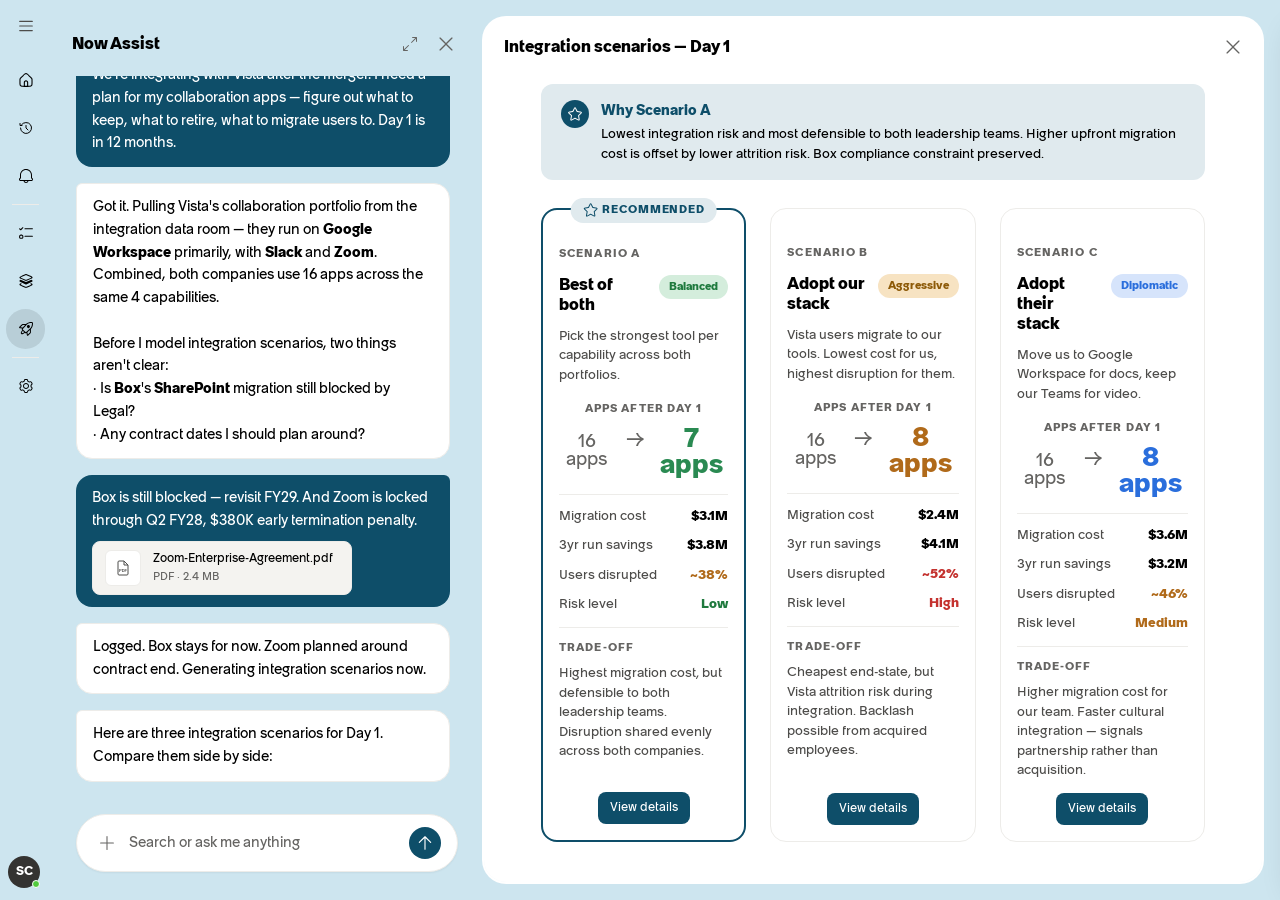
<file: AppOwner_roadmap_scenarios.html>
<!DOCTYPE html>
<html lang="en">
<head>
  <meta charset="UTF-8">
  <meta name="viewport" content="width=device-width, initial-scale=1.0">
  <title>AppOwner — Plan roadmap with AI</title>
  <link rel="stylesheet" href="assets/css/base.css">
  <link rel="stylesheet" href="assets/css/components.css">
  <link rel="stylesheet" href="assets/css/dataviz.css">
  <link rel="stylesheet" href="assets/css/convo-pane.css">
  <script src="assets/js/icons.js"></script>
  <script src="assets/js/sidenav.js"></script>
  <script src="assets/js/sidenav-appowner.js"></script>
  <script src="data/applications.js"></script>
  <script src="assets/js/interactions.js" defer></script>
  <style>

    /* ============================================================
       Canvas
    ============================================================ */
    html, body {
      width: 100%;
      height: 100%;
      margin: 0;
      padding: 0;
      overflow: hidden;
      background: #cde5ef;
    }

    .app {
      display: flex;
      align-items: stretch;
      width: 100vw;
      height: 100vh;
      min-width: 1280px;
      min-height: 720px;
      background: #cde5ef;
    }

    /* ============================================================
       Side Navigation
    ============================================================ */
    .sidenav {
      display: flex;
      flex-direction: column;
      height: 100%;
      background-color: var(--bg-primary, white);
      border-right: 1px solid var(--color-neutral-300, #e3e2df);
      width: 288px;
      transition: width var(--transition-fast);
      overflow: hidden;
    }

    .sidenav--collapsed { width: 52px; }

    .sidenav__top {
      display: flex;
      flex-direction: column;
      flex: 1;
      overflow-y: auto;
      scrollbar-width: none;
    }
    .sidenav__top::-webkit-scrollbar { display: none; }

    .sidenav__header {
      display: flex;
      align-items: center;
      width: 52px;
      height: 52px;
      flex-shrink: 0;
      position: relative;
    }

    .sidenav__menu-btn {
      display: flex;
      align-items: center;
      justify-content: center;
      width: 40px;
      height: 40px;
      border-radius: var(--radius-lg, 8px);
      border: none;
      background: transparent;
      color: var(--text-secondary);
      cursor: pointer;
      flex-shrink: 0;
      margin: 6px;
      transition: background-color var(--transition-fast);
    }
    .sidenav__menu-btn:hover { background-color: var(--bg-secondary); }
    .sidenav__menu-btn [data-icon] { width: 20px; height: 20px; }

    .sidenav__logo {
      position: absolute;
      left: 52px;
      display: flex;
      align-items: center;
      height: 52px;
      padding: 8px 6px;
      white-space: nowrap;
      opacity: 1;
      transition: opacity var(--transition-fast);
    }
    .sidenav--collapsed .sidenav__logo { opacity: 0; pointer-events: none; }

    .sidenav__logo-text {
      font-family: var(--font-sans);
      font-size: 15px;
      font-weight: var(--font-weight-semibold);
      color: var(--text-primary);
      letter-spacing: -0.01em;
    }

    .sidenav__nav {
      display: flex;
      flex-direction: column;
      gap: 8px;
      padding: 8px 6px;
    }

    .sidenav__item {
      display: flex;
      align-items: center;
      gap: 8px;
      height: 40px;
      border-radius: var(--radius-lg, 8px);
      padding: 0 10px;
      cursor: pointer;
      transition: background-color var(--transition-fast);
      font-family: var(--font-sans);
      font-size: var(--font-size-sm, 14px);
      color: var(--text-primary);
      text-decoration: none;
      white-space: nowrap;
      width: 100%;
      border: none;
      background: transparent;
      text-align: left;
    }
    .sidenav__item:hover:not(.sidenav__item--active) { background-color: var(--color-neutral-200, #edece9); }
    .sidenav__item--active { background-color: var(--color-neutral-400, #c2c1be); border-radius: 9999px; }
    .sidenav__item [data-icon] { width: 20px; height: 20px; flex-shrink: 0; }

    .sidenav__item__label {
      flex: 1;
      opacity: 1;
      transition: opacity var(--transition-fast);
    }
    .sidenav--collapsed .sidenav__item__label { opacity: 0; width: 0; overflow: hidden; }

    .sidenav__divider {
      height: 1px;
      background-color: var(--border-subtle, #e3e2df);
      margin: 0 6px;
    }

    .sidenav__group { display: flex; flex-direction: column; }
    .sidenav__group-chevron {
      width: 16px; height: 16px; flex-shrink: 0;
      margin-left: auto;
      opacity: 0.5;
    }
    .sidenav--collapsed .sidenav__group-chevron { display: none; }
    .sidenav--collapsed .sidenav__subnav { display: none !important; }

    .sidenav__subnav {
      list-style: none;
      margin: 0 0 0 26px;
      padding: 2px 0 2px 20px;
      border-left: 1px solid var(--border-subtle, #e3e2df);
      flex-direction: column;
      gap: 2px;
    }
    .sidenav__subnav:not([hidden]) {
      display: flex;
    }
    .sidenav__subnav-item {
      font-family: var(--font-sans);
      font-size: var(--font-size-sm, 14px);
      color: var(--text-primary);
      text-decoration: none;
      display: block;
      padding: 6px 8px;
      border-radius: var(--radius-md, 6px);
      cursor: pointer;
      white-space: nowrap;
      transition: background-color var(--transition-fast);
    }
    .sidenav__subnav-item:hover {
      background-color: var(--color-neutral-200, #edece9);
    }
    .sidenav__subnav-item.is-active {
      background-color: var(--color-neutral-200, #edece9);
      font-weight: var(--font-weight-semibold);
    }

    .sidenav__bottom {
      display: flex;
      flex-direction: column;
      flex-shrink: 0;
    }

    .sidenav__profile {
      display: flex;
      align-items: center;
      gap: 8px;
      height: 56px;
      padding: 6px 8px;
    }

    .sidenav__avatar {
      position: relative;
      width: 32px;
      height: 32px;
      flex-shrink: 0;
    }

    .sidenav__avatar-img {
      width: 32px;
      height: 32px;
      border-radius: 9999px;
      background-color: var(--color-neutral-800, #343331);
      display: flex;
      align-items: center;
      justify-content: center;
      font-family: var(--font-sans);
      font-size: 12px;
      font-weight: var(--font-weight-semibold);
      color: white;
    }

    .sidenav__avatar-status {
      position: absolute;
      bottom: 0;
      right: 0;
      width: 8px;
      height: 8px;
      border-radius: 9999px;
      background-color: #52cb3d;
      border: 1.5px solid white;
    }

    .sidenav__profile-name {
      flex: 1;
      font-family: var(--font-sans);
      font-size: var(--font-size-sm, 14px);
      color: var(--text-primary);
      white-space: nowrap;
      overflow: hidden;
      text-overflow: ellipsis;
      opacity: 1;
      transition: opacity var(--transition-fast);
    }
    .sidenav--collapsed .sidenav__profile-name { opacity: 0; width: 0; overflow: hidden; }

    .sidenav__profile-more {
      display: flex;
      align-items: center;
      justify-content: center;
      width: 24px;
      height: 24px;
      border-radius: var(--radius-md, 6px);
      border: none;
      background: transparent;
      color: var(--text-tertiary);
      cursor: pointer;
      flex-shrink: 0;
      transition: background-color var(--transition-fast), opacity var(--transition-fast);
    }
    .sidenav__profile-more:hover { background-color: var(--bg-secondary); }
    .sidenav--collapsed .sidenav__profile-more { opacity: 0; }
    .sidenav__profile-more [data-icon] { width: 14px; height: 14px; }

    .sidenav--dark {
      background-color: transparent;
      border-right-color: transparent;
    }
    .sidenav--dark .sidenav__item--active {
      background-color: rgba(0, 0, 0, 0.1);
    }
    .sidenav--dark .sidenav__item { color: var(--text-primary); }
    .sidenav--dark .sidenav__item--active { color: var(--text-primary); }
    .sidenav--dark .sidenav__item:hover:not(.sidenav__item--active) {
      background-color: rgba(0, 0, 0, 0.06);
    }

    .app__sidebar {
      flex-shrink: 0;
    }

    /* ============================================================
       Main panel
    ============================================================ */
    .app__panel {
      flex: 1;
      min-width: 0;
      margin: 16px 16px 16px 0;
      height: calc(100vh - 32px);
      border-radius: 24px;
      border: 2px solid rgba(255,255,255,0.85);
      background: white;
      display: flex;
      flex-direction: column;
      overflow: hidden;
      position: relative;
    }

    /* ============================================================
       Page header — breadcrumb, title, tabs
    ============================================================ */
    .page-header {
      display: flex;
      flex-direction: column;
      padding: 16px 24px 0;
      flex-shrink: 0;
    }

    .page-header__crumb {
      display: flex;
      align-items: center;
      gap: var(--space-2);
      font-family: var(--font-sans);
      font-size: var(--font-size-sm);
      color: var(--text-secondary);
      margin-bottom: 6px;
    }
    .page-header__crumb [data-icon] { width: 14px; height: 14px; }

    .page-header__title-row {
      display: flex;
      align-items: center;
      gap: var(--space-2);
      margin-bottom: var(--space-4);
    }
    .page-header__title {
      font-family: var(--font-sans);
      font-size: 22px;
      font-weight: var(--font-weight-semibold);
      color: var(--text-primary);
      margin: 0;
    }
    .page-header__count {
      display: inline-flex;
      align-items: center;
      justify-content: center;
      min-width: 36px;
      height: 22px;
      padding: 0 8px;
      font-family: var(--font-sans);
      font-size: var(--font-size-xs);
      font-weight: var(--font-weight-semibold);
      color: var(--text-secondary);
      background: var(--color-neutral-200);
      border-radius: var(--radius-full);
    }

    /* Tabs row */
    .page-tabs {
      display: flex;
      gap: var(--space-6);
    }
    .page-tab {
      position: relative;
      padding: 8px 0;
      font-family: var(--font-sans);
      font-size: var(--font-size-sm);
      font-weight: var(--font-weight-medium);
      color: var(--text-tertiary);
      cursor: pointer;
      background: none;
      border: none;
      transition: color var(--transition-fast);
    }
    .page-tab:hover { color: var(--text-primary); }
    .page-tab.is-active { color: #2e8540; font-weight: var(--font-weight-semibold); }
    .page-tab.is-active::after {
      content: '';
      position: absolute;
      left: 0; right: 0; bottom: -1px;
      height: 2px;
      background: #2e8540;
    }

    /* ============================================================
       Toolbar
    ============================================================ */
    .ar-toolbar {
      display: flex;
      align-items: center;
      gap: var(--space-4);
      margin-top: 8px;
      padding: 10px 24px;
      border-bottom: 1px solid var(--border-subtle);
      background: var(--surface-primary);
      flex-shrink: 0;
      flex-wrap: wrap;
    }

    .ar-toolbar__group {
      display: flex;
      align-items: center;
      gap: 6px;
      font-family: var(--font-sans);
      font-size: var(--font-size-sm);
    }
    .ar-toolbar__group[hidden] { display: none; }
    .ar-toolbar__label { color: var(--text-tertiary); font-size: 13px; }

    .ar-toolbar__divider {
      width: 1px;
      height: 20px;
      background: var(--color-neutral-300);
      flex-shrink: 0;
    }
    .ar-toolbar__divider[hidden] { display: none; }

    /* Chart-type pill group — pills sit flush as a 2-up segmented control */
    #ar-chart-type-toggle { display: inline-flex; gap: 8px; }
    #ar-chart-type-toggle .pill { font-size: 13px; padding: 0 16px; }
    #ar-chart-type-toggle .pill:not(.pill--selected) { border-color: var(--color-neutral-400); }

    /* xs-size override for .dropdown — toolbar variant */
    .dropdown--xs .dropdown__trigger {
      height: 28px;
      padding: 2px 14px;
      font-size: 13px;
      gap: 12px;
    }
    .dropdown--xs .dropdown__trigger [data-icon] { width: 10px; height: 10px; }
    .dropdown--xs .dropdown__trigger [data-icon] svg { width: 100%; height: 100%; }
    .dropdown--xs .dropdown__panel { min-width: 180px; }

    .ar-toolbar__spacer { flex: 1; }

    .ar-toolbar__share {
      display: inline-flex;
      align-items: center;
      gap: 6px;
      padding: 4px 10px;
      font-family: var(--font-sans);
      font-size: var(--font-size-sm);
      color: var(--text-primary);
      background: var(--surface-primary);
      border: 1px solid var(--border-subtle);
      border-radius: var(--radius-field);
      cursor: pointer;
      transition: background var(--transition-fast);
    }
    .ar-toolbar__share:hover { background: var(--color-ghost-hover); }
    .ar-toolbar__share [data-icon] { width: 14px; height: 14px; }

    .ar-toolbar__menu-btn {
      display: inline-flex;
      align-items: center;
      justify-content: center;
      width: 28px;
      height: 28px;
      border-radius: var(--radius-sm);
      border: none;
      background: transparent;
      color: var(--text-tertiary);
      cursor: pointer;
    }
    .ar-toolbar__menu-btn:hover { background: var(--color-ghost-hover); color: var(--text-primary); }
    .ar-toolbar__menu-btn [data-icon] { width: 16px; height: 16px; }

    /* ============================================================
       Views — container
    ============================================================ */
    .ar-body {
      flex: 1;
      min-height: 0;
      overflow: auto;
      background: #F3F9FB;
      position: relative;
    }

    .ar-view[hidden] { display: none; }

    /* Personalization right-panel content (right-panel styles live in assets/css/components.css) */
    #ar-personalization-panel .right-panel__body {
      gap: var(--space-5);
      background: #F6F6F6;
    }
    .personalization__section {
      display: flex;
      flex-direction: column;
      gap: var(--space-2);
    }
    .personalization__label {
      font-family: var(--font-sans);
      font-size: var(--font-size-sm);
      font-weight: var(--font-weight-semibold);
      color: var(--text-primary);
    }

    /* ============================================================
       Lifecycle colour aliases (reuse existing tokens only)
    ============================================================ */
    :root {
      --ar-invest:   var(--color-success);
      --ar-sustain:  var(--color-info);
      --ar-migrate:  var(--dv-orange-5);
      --ar-retire:   var(--color-error);

      --ar-invest-soft:  color-mix(in srgb, var(--color-success) 22%, white);
      --ar-sustain-soft: color-mix(in srgb, var(--color-info) 22%, white);
      --ar-migrate-soft: color-mix(in srgb, var(--dv-orange-5) 30%, white);
      --ar-retire-soft:  color-mix(in srgb, var(--color-error) 24%, white);

      /* Mid-strength fills for gantt bars — toned down from the saturated brand tokens while leaving white icons readable */
      --ar-invest-mid:  color-mix(in srgb, var(--color-success) 65%, white);
      --ar-sustain-mid: color-mix(in srgb, var(--color-info) 65%, white);
      --ar-migrate-mid: color-mix(in srgb, var(--dv-orange-5) 65%, white);
      --ar-retire-mid:  color-mix(in srgb, var(--color-error) 65%, white);
    }

    /* ============================================================
       Gantt view — ported from components/roadmap.html
    ============================================================ */
    :root {
      --ar-name-w: 220px;
      --ar-disp-w: 160px;
    }

    .ar-gantt {
      display: flex;
      flex-direction: column;
    }

    /* Header row (Name | Disposition | quarters+months) */
    .ar-gantt__header {
      display: flex;
      position: sticky;
      top: 0;
      z-index: 4;
      background: var(--surface-primary);
      border-bottom: 1px solid var(--border-subtle);
    }

    .ar-gantt__col {
      flex-shrink: 0;
      display: flex;
      align-items: center;
      font-family: var(--font-sans);
      font-size: var(--font-size-sm);
      font-weight: var(--font-weight-semibold);
      color: var(--text-primary);
      background: var(--surface-primary);
      padding: 0 var(--space-3);
      border-right: 1px solid var(--border-subtle);
    }
    .ar-gantt__col--name { width: var(--ar-name-w); min-width: var(--ar-name-w); }
    .ar-gantt__col--disp { width: var(--ar-disp-w); min-width: var(--ar-disp-w); }

    .ar-gantt__header .ar-gantt__col { height: 66px; }

    .ar-gantt__timeline-head {
      flex: 1;
      min-width: 780px;
      display: flex;
      flex-direction: column;
    }
    .ar-gantt__quarters {
      display: flex;
      height: 34px;
      border-bottom: 1px solid var(--border-subtle);
      background: var(--bg-secondary);
    }
    .ar-gantt__quarter {
      display: flex;
      align-items: center;
      padding: 0 var(--space-3);
      font-family: var(--font-sans);
      font-size: 11px;
      font-weight: var(--font-weight-semibold);
      color: var(--text-secondary);
      border-right: 1px solid var(--border-subtle);
      overflow: hidden;
      white-space: nowrap;
    }
    .ar-gantt__quarter:last-child { border-right: none; }

    .ar-gantt__months {
      display: flex;
      height: 32px;
    }
    .ar-gantt__month {
      flex: 1;
      display: flex;
      align-items: center;
      justify-content: center;
      font-family: var(--font-sans);
      font-size: 11px;
      font-weight: var(--font-weight-normal);
      color: var(--text-tertiary);
      border-right: 1px solid var(--border-subtle);
      white-space: nowrap;
      overflow: hidden;
    }
    .ar-gantt__month:last-child { border-right: none; }

    /* Body rows */
    .ar-gantt__body {
      position: relative;
    }

    .ar-gantt__row {
      display: flex;
      min-height: 50px;
      border-bottom: 1px solid var(--border-subtle);
    }
    .ar-gantt__row:last-child { border-bottom: none; }
    .ar-gantt__row:hover .ar-gantt__col { background: var(--bg-secondary); }

    .ar-gantt__row .ar-gantt__col {
      height: 50px;
      font-weight: var(--font-weight-normal);
    }

    .ar-gantt__name-cell {
      display: flex;
      align-items: center;
      gap: 6px;
      width: 100%;
      min-width: 0;
    }
    .ar-gantt__row-handle {
      color: var(--text-tertiary);
      opacity: 0;
      cursor: grab;
      transition: opacity var(--transition-fast);
    }
    .ar-gantt__row:hover .ar-gantt__row-handle { opacity: 1; }
    .ar-gantt__row-handle [data-icon] { width: 14px; height: 14px; }

    .ar-gantt__chevron {
      width: 14px; height: 14px;
      display: inline-flex;
      align-items: center;
      justify-content: center;
      color: var(--text-tertiary);
    }
    .ar-gantt__chevron[aria-hidden="true"] { visibility: hidden; }
    .ar-gantt__chevron [data-icon] { width: 12px; height: 12px; }

    .ar-gantt__app-icon {
      width: 16px; height: 16px;
      color: var(--text-tertiary);
      flex-shrink: 0;
    }
    .ar-gantt__app-icon [data-icon] { width: 16px; height: 16px; }

    .ar-gantt__name-link {
      flex: 1;
      min-width: 0;
      color: var(--color-link);
      text-decoration: none;
      font-size: var(--font-size-sm);
      white-space: nowrap;
      overflow: hidden;
      text-overflow: ellipsis;
    }
    .ar-gantt__name-link:hover { text-decoration: underline; }

    .ar-gantt__disp {
      font-size: var(--font-size-sm);
      color: var(--text-primary);
    }

    .ar-gantt__timeline {
      flex: 1;
      min-width: 780px;
      position: relative;
    }

    /* Grid lines */
    .ar-gantt__grid {
      position: absolute;
      inset: 0;
      display: flex;
      pointer-events: none;
    }
    .ar-gantt__gcol {
      flex: 1;
      border-right: 1px solid var(--border-subtle);
    }
    .ar-gantt__gcol:last-child { border-right: none; }
    .ar-gantt__gcol.is-q-start { border-left: 1px solid var(--border-default); }

    /* Segment bar */
    .ar-gantt__seg {
      position: absolute;
      top: 50%;
      transform: translateY(-50%);
      height: 24px;
      display: flex;
      align-items: center;
      padding: 0 6px;
      font-family: var(--font-sans);
      font-size: 11px;
      font-weight: var(--font-weight-semibold);
      white-space: nowrap;
      overflow: hidden;
      z-index: 1;
      transition: filter var(--transition-fast);
      border: 1px solid transparent;
    }
    .ar-gantt__seg:hover { filter: brightness(0.95); }

    .ar-gantt__seg--invest  { background: var(--ar-invest-mid);  color: #ffffff; }
    .ar-gantt__seg--sustain { background: var(--ar-sustain-mid); color: #ffffff; }
    .ar-gantt__seg--migrate { background: var(--ar-migrate-mid); color: #ffffff; }
    .ar-gantt__seg--retire  { background: var(--ar-retire-mid);  color: #ffffff; }

    /* Segments that start the bar get a rounded left, ones that end get a rounded right */
    .ar-gantt__seg.is-first { border-top-left-radius: 13px; border-bottom-left-radius: 13px; }
    .ar-gantt__seg.is-last  { border-top-right-radius: 13px; border-bottom-right-radius: 13px; }

    .ar-gantt__seg [data-icon] {
      width: 11px; height: 11px;
    }

    /* Today marker (matches gantt.html today color + ball) */
    .ar-gantt__today {
      position: absolute;
      top: 0;
      bottom: 0;
      width: 2px;
      background: var(--color-info);
      pointer-events: none;
      z-index: 5;
    }
    .ar-gantt__today::before {
      content: '';
      position: absolute;
      top: -4px;
      left: 50%;
      transform: translateX(-50%);
      width: 10px;
      height: 10px;
      background: var(--color-info);
      border-radius: 50%;
    }

    /* Gantt view frame — card container + header row (mirrors gantt.html .gt-board / .gt-header) */
    .ar-gantt-page {
      display: flex;
      flex-direction: column;
      gap: var(--space-4);
      padding: var(--space-5);
    }

    .ar-gantt-board {
      background: var(--surface-primary);
      border-radius: var(--radius-lg);
      border: 1px solid var(--border-subtle);
      box-shadow: var(--shadow-sm);
      overflow: hidden;
    }

    /* Inline top-right legend (chip row) */
    .ar-gantt__legend {
      display: flex;
      align-items: center;
      gap: var(--space-4);
      font-family: var(--font-sans);
      font-size: var(--font-size-xs);
      color: var(--text-secondary);
    }
    .ar-gantt__legend-row {
      display: inline-flex;
      align-items: center;
      gap: 6px;
    }
    .ar-gantt__legend-pip {
      width: 16px; height: 8px;
      border-radius: var(--radius-sm);
      flex-shrink: 0;
    }
    .ar-gantt__legend-pip--invest  { background: var(--ar-invest-mid);  }
    .ar-gantt__legend-pip--sustain { background: var(--ar-sustain-mid); }
    .ar-gantt__legend-pip--migrate { background: var(--ar-migrate-mid); }
    .ar-gantt__legend-pip--retire  { background: var(--ar-retire-mid);  }

    /* ============================================================
       Matrix view — ported from components/kanban.html
    ============================================================ */
    .ar-matrix {
      padding: var(--space-5) var(--space-5) var(--space-8);
      --ar-rowlabel-w: 200px;
      --ar-gap: var(--space-2);
    }

    .ar-matrix__legend {
      display: flex;
      align-items: center;
      justify-content: flex-end;
      gap: var(--space-4);
      margin-bottom: var(--space-3);
      font-family: var(--font-sans);
      font-size: var(--font-size-xs);
      color: var(--text-secondary);
    }
    .ar-matrix__legend-item {
      display: inline-flex;
      align-items: center;
      gap: 6px;
    }
    .ar-matrix__legend-dot {
      width: 10px; height: 10px;
      border-radius: 50%;
    }
    .ar-matrix__legend-dot--invest  { background: var(--ar-invest);  }
    .ar-matrix__legend-dot--sustain { background: var(--ar-sustain); }
    .ar-matrix__legend-dot--migrate { background: var(--ar-migrate); }
    .ar-matrix__legend-dot--retire  { background: var(--ar-retire);  }

    .ar-matrix__title {
      font-family: var(--font-sans);
      font-size: var(--font-size-sm);
      font-weight: var(--font-weight-semibold);
      color: var(--text-primary);
      margin-bottom: var(--space-3);
    }

    /* Grid — first col is row-label (horizontal-lane), then N lane cols */
    .ar-matrix__grid {
      display: flex;
      flex-direction: column;
      gap: var(--ar-gap);
    }

    .ar-matrix__row {
      display: grid;
      grid-template-columns: var(--ar-rowlabel-w) 1fr;
      gap: var(--ar-gap);
      align-items: stretch;
    }

    .ar-matrix__rowlabel {
      font-family: var(--font-sans);
      font-size: var(--font-size-sm);
      font-weight: var(--font-weight-medium);
      color: var(--text-primary);
      padding: var(--space-4) var(--space-3) var(--space-3) var(--space-4);
      background: #BDDEE7;
      border-radius: var(--radius-md);
      display: flex;
      align-items: flex-start;
      gap: 6px;
    }
    .ar-matrix__rowlabel [data-icon] {
      width: 12px; height: 12px;
      color: var(--text-tertiary);
      flex-shrink: 0;
    }
    .ar-matrix__rowlabel-text {
      flex: 1;
      white-space: nowrap;
      overflow: hidden;
      text-overflow: ellipsis;
    }
    .ar-matrix__rowlabel-count {
      font-size: var(--font-size-xs);
      font-weight: var(--font-weight-normal);
      color: var(--text-tertiary);
    }

    .ar-matrix__cells {
      display: grid;
      grid-template-columns: repeat(var(--ar-cols), minmax(0, 1fr));
      gap: var(--ar-gap);
    }

    .ar-matrix__col {
      display: flex;
      flex-direction: column;
      gap: 6px;
      padding: 6px;
      background: transparent;
      border-radius: var(--radius-md);
      min-height: 68px;
    }
    .ar-matrix__col.is-empty {
      background: transparent;
      border: 1px dashed var(--border-subtle);
    }

    /* Column header — rendered once at the top of the grid */
    .ar-matrix__colheader-row {
      display: grid;
      grid-template-columns: var(--ar-rowlabel-w) 1fr;
      gap: var(--ar-gap);
      margin-bottom: var(--space-2);
      position: sticky;
      top: 0;
      background: transparent;
      z-index: 2;
      padding-bottom: 4px;
    }
    .ar-matrix__colheader-labels {
      display: grid;
      grid-template-columns: repeat(var(--ar-cols), minmax(0, 1fr));
      gap: var(--ar-gap);
    }
    .ar-matrix__colheader {
      display: flex;
      align-items: center;
      justify-content: space-between;
      gap: 8px;
      padding: 10px 12px;
      min-height: 64px;
      box-sizing: border-box;
      font-family: var(--font-sans);
      font-size: var(--font-size-sm);
      font-weight: var(--font-weight-semibold);
      color: var(--text-primary);
      background: #BDDEE7;
      border: none;
      border-radius: var(--radius-md);
    }
    .ar-matrix__corner {
      padding: 10px 12px;
      font-family: var(--font-sans);
      font-size: var(--font-size-xs);
      font-weight: var(--font-weight-semibold);
      color: var(--text-tertiary);
      background: transparent;
      line-height: 1.4;
    }

    /* Card (reuses kanban's .kb-card pattern) */
    .ar-card {
      position: relative;
      background: var(--surface-primary);
      border: 1px solid var(--border-subtle);
      border-left: 3px solid var(--ar-card-accent, var(--border-default));
      border-radius: var(--radius-md);
      padding: 10px 12px;
      box-shadow: var(--shadow-sm);
      transition: box-shadow var(--transition-fast), transform var(--transition-fast), background var(--transition-fast);
      cursor: pointer;
    }
    .ar-card:hover {
      box-shadow: var(--shadow-md);
      transform: translateY(-1px);
      background: var(--ar-card-soft, var(--surface-primary));
    }

    .ar-card--invest  { --ar-card-accent: var(--ar-invest);  --ar-card-soft: var(--ar-invest-soft);  }
    .ar-card--sustain { --ar-card-accent: var(--ar-sustain); --ar-card-soft: var(--ar-sustain-soft); }
    .ar-card--migrate { --ar-card-accent: var(--ar-migrate); --ar-card-soft: var(--ar-migrate-soft); }
    .ar-card--retire  { --ar-card-accent: var(--ar-retire);  --ar-card-soft: var(--ar-retire-soft);  }

    /* Reserves the same vertical slot in every FY column so a card stays on
       a fixed horizontal line across columns where the app appears. */
    .ar-card--placeholder {
      visibility: hidden;
      pointer-events: none;
      box-shadow: none;
    }

    /* Cohort highlight: when one card is hovered, every other card for the
       same app (across FY columns) gets the same lift + tint. */
    .ar-card.is-cohort-hover {
      box-shadow: var(--shadow-md);
      transform: translateY(-1px);
      background: var(--ar-card-soft, var(--surface-primary));
    }

    .ar-card__name {
      font-family: var(--font-sans);
      font-size: var(--font-size-sm);
      font-weight: var(--font-weight-medium);
      color: var(--text-primary);
      margin-bottom: 6px;
      white-space: nowrap;
      overflow: hidden;
      text-overflow: ellipsis;
    }
    .ar-card__meta {
      display: flex;
      justify-content: space-between;
      gap: var(--space-2);
      font-family: var(--font-sans);
      font-size: var(--font-size-xs);
      color: var(--text-tertiary);
    }
    .ar-card__meta + .ar-card__meta { margin-top: 4px; }
    .ar-card__meta-k { color: var(--text-tertiary); }
    .ar-card__meta-v { color: var(--text-primary); margin-left: 4px; font-weight: var(--font-weight-medium); }

    .ar-matrix__empty {
      font-family: var(--font-sans);
      font-size: var(--font-size-xs);
      color: var(--text-disabled);
      text-align: center;
      align-self: center;
      margin: auto;
    }

    /* Conversation input — textarea auto-grow */
    textarea.convo-input-card__placeholder {
      resize: none;
      line-height: 1.4;
      max-height: 160px;
      overflow-y: auto;
      padding: 4px 0;
    }
    .convo-input-card.convo-input-card--expanded {
      align-items: flex-end;
      border-radius: 20px;
    }

    /* Chat thread inside the convo-pane */
    .convo-messages {
      display: flex;
      flex-direction: column;
      gap: var(--space-4);
      margin-top: var(--space-4);
    }
    .convo-messages .bubble { max-width: 100%; }

    /* ============================================================
       Full-page chat (after send)
    ============================================================ */
    .rm-chat {
      display: none;
      flex: 1;
      flex-direction: column;
      min-height: 0;
      position: relative;
      background:
        radial-gradient(ellipse 80% 60% at 20% 80%, rgba(180,230,175,0.48) 0%, transparent 60%),
        radial-gradient(ellipse 70% 50% at 80% 20%, rgba(180,230,175,0.38) 0%, transparent 50%),
        radial-gradient(ellipse 90% 70% at 50% 40%, rgba(170,220,255,0.55) 0%, transparent 60%),
        radial-gradient(ellipse 60% 50% at 70% 60%, rgba(210,200,242,0.28) 0%, transparent 50%),
        linear-gradient(160deg, #e4f2ff 0%, #ddf0f5 30%, #e4f5e8 60%, #e0ecfa 100%);
    }
    .rm-chat--visible { display: flex; }

    .rm-chat__scroll {
      flex: 1;
      overflow-y: auto;
      display: flex;
      flex-direction: column;
      align-items: center;
      padding: var(--space-8) var(--space-6) 140px;
    }
    .rm-chat__inner {
      width: 100%;
      max-width: 780px;
      display: flex;
      flex-direction: column;
      gap: var(--space-5);
    }

    .rm-chat__sparkle {
      width: 32px;
      height: 32px;
      color: #2D637D;
      align-self: flex-start;
    }
    .rm-chat__sparkle [data-icon] { width: 32px; height: 32px; }
    .rm-chat__sparkle [data-icon] svg { width: 100%; height: 100%; }

    .rm-chat__title {
      font-family: var(--font-sans);
      font-size: var(--font-size-3xl, 28px);
      font-weight: var(--font-weight-bold);
      color: var(--text-primary);
      margin: 0;
      letter-spacing: -0.02em;
    }
    .rm-chat__subtitle {
      font-family: var(--font-sans);
      font-size: 14px;
      color: var(--text-secondary);
      line-height: var(--line-height-relaxed);
      margin: 0;
    }

    .rm-chat__messages {
      display: flex;
      flex-direction: column;
      gap: var(--space-4);
      width: 100%;
      margin-top: var(--space-4);
    }
    .rm-chat__messages .bubble--ai { max-width: 100%; width: 100%; }

    .rm-chat__sticky-bar {
      position: absolute;
      bottom: 0;
      left: 0;
      right: 0;
      padding: var(--space-4) var(--space-6) var(--space-5);
      background: linear-gradient(to top, rgba(228,242,255,0.95) 40%, rgba(228,242,255,0));
      backdrop-filter: blur(4px);
      display: flex;
      justify-content: center;
    }
    .rm-chat__sticky-bar .convo-input-card {
      max-width: 780px;
      width: 100%;
    }

    /* Attachment chip inside a bubble — compact light card (mirrors arb-chat-card__thumbnail--sm) */
    .bubble__attachment {
      display: inline-flex;
      align-items: center;
      gap: var(--space-3);
      width: 260px;
      max-width: 100%;
      padding: var(--space-2) var(--space-3);
      background: var(--bg-secondary);
      border: 1px solid var(--border-subtle);
      border-radius: var(--radius-lg);
      box-sizing: border-box;
    }
    .bubble--ai .bubble__attachment { background: var(--bg-secondary); }
    .bubble__attachment-icon {
      display: flex;
      align-items: center;
      justify-content: center;
      width: 36px;
      height: 36px;
      border-radius: var(--radius-md);
      border: 1px solid var(--border-subtle);
      background: var(--bg-primary);
      color: var(--text-secondary);
      flex-shrink: 0;
    }
    .bubble__attachment-icon [data-icon] { width: 18px; height: 18px; }
    .bubble__attachment-meta {
      display: flex;
      flex-direction: column;
      gap: 1px;
      min-width: 0;
    }
    .bubble__attachment-name {
      font-family: var(--font-sans);
      font-size: var(--font-size-xs);
      font-weight: var(--font-weight-normal);
      color: var(--text-primary);
    }
    .bubble__attachment-type {
      font-family: var(--font-sans);
      font-size: 11px;
      color: var(--text-tertiary);
    }

    /* ============================================================
       AI Loader (copied from AppOwner_landing.html)
    ============================================================ */
    .ai-loader { position: relative; width: 80px; height: 80px; }
    .ai-loader__ring { position: absolute; inset: 0; animation: ai-ring-spin 2s linear infinite; }
    .ai-loader__ring svg { width: 100%; height: 100%; display: block; }
    .ai-loader__center { position: absolute; inset: 12px; background: transparent; border-radius: 50%; display: flex; align-items: center; justify-content: center; }
    .ai-loader__sparkles { position: relative; width: 34px; height: 34px; }
    .ai-loader__sparkle { position: absolute; display: block; }
    .ai-loader__sparkle svg { width: 100%; height: 100%; display: block; }
    .ai-loader__sparkle--main { width: 30px; height: 30px; bottom: -2px; left: 50%; transform: translateX(-50%); color: #312e81; animation: sparkle-breathe 2s ease-in-out infinite; --tx: -50%; }
    .ai-loader__sparkle--tl { width: 11px; height: 11px; top: 1px; left: -1px; color: #3730a3; animation: sparkle-breathe 2s ease-in-out infinite 0.4s; }
    .ai-loader__sparkle--tr { width: 14px; height: 14px; top: -2px; right: -1px; color: #3730a3; animation: sparkle-breathe 2s ease-in-out infinite 0.8s; }
    @keyframes ai-ring-spin { from { transform: rotate(0deg); } to { transform: rotate(360deg); } }
    @keyframes sparkle-breathe { 0%, 100% { opacity: 0.55; transform: translateX(var(--tx, 0)) scale(0.88); } 50% { opacity: 1; transform: translateX(var(--tx, 0)) scale(1.05); } }

    /* ============================================================
       Scenarios comparison view — overlays the panel, slides in from right
    ============================================================ */
    .rm-scenarios-pane {
      position: absolute;
      inset: 0;
      background: white;
      display: flex;
      flex-direction: column;
      transform: translateX(100%);
      transition: transform 600ms cubic-bezier(0.4, 0, 0.2, 1);
      z-index: 5;
    }
    .rm-scenarios-pane--open { transform: translateX(0); }

    .rm-scenarios-pane__header {
      display: flex;
      align-items: center;
      justify-content: space-between;
      padding: 14px 14px 14px 20px;
      flex-shrink: 0;
      gap: 12px;
    }
    .rm-scenarios-pane__title {
      font-family: var(--font-sans);
      font-size: var(--font-size-base, 14px);
      font-weight: var(--font-weight-semibold);
      color: var(--text-primary);
      margin: 0;
    }
    .rm-scenarios-pane__actions {
      display: flex;
      align-items: center;
      gap: 0;
      flex-shrink: 0;
    }
    .rm-scenarios-pane__btn {
      display: flex;
      align-items: center;
      justify-content: center;
      width: 30px;
      height: 30px;
      border: none;
      border-radius: 9999px;
      background: transparent;
      color: var(--text-tertiary);
      cursor: pointer;
    }
    .rm-scenarios-pane__btn:hover { background-color: var(--bg-secondary); color: var(--text-primary); }
    .rm-scenarios-pane__btn [data-icon] { width: 15px; height: 15px; }
    .rm-scenarios-pane__body {
      flex: 1;
      overflow-y: auto;
      padding: 20px;
      display: flex;
      flex-direction: column;
      gap: 16px;
    }

    .rm-scenarios__loading {
      flex: 1;
      display: flex;
      flex-direction: column;
      align-items: center;
      justify-content: center;
      gap: var(--space-4);
    }
    .rm-scenarios__loading-text {
      font-family: var(--font-sans);
      font-size: var(--font-size-sm);
      color: var(--text-secondary);
    }

    .rm-scenarios {
      display: grid;
      grid-template-columns: repeat(3, 1fr);
      gap: 24px;
      padding: 0 37px;
    }
    .rm-scenarios[hidden],
    .rm-scenarios__why[hidden] { display: none; }

    .rm-scenario-card {
      position: relative;
      display: flex;
      flex-direction: column;
      gap: 12px;
      padding: 36px 16px 16px;
      min-width: 0;
      background: var(--bg-primary, white);
      border: 1px solid var(--border-subtle);
      border-radius: 16px;
    }
    .rm-scenario-card--recommended {
      border: 2px solid var(--color-primary);
    }
    .rm-scenario-card__rec {
      position: absolute;
      top: -12px;
      left: 50%;
      transform: translateX(-50%);
      display: inline-flex;
      align-items: center;
      gap: 4px;
      padding: 4px 12px;
      background: #e0eaee;
      color: var(--color-primary);
      font-family: var(--font-sans);
      font-size: 11px;
      font-weight: var(--font-weight-bold);
      letter-spacing: 0.08em;
      border-radius: 9999px;
    }

    .rm-scenario-card__label {
      font-family: var(--font-sans);
      font-size: 11px;
      font-weight: var(--font-weight-bold);
      color: var(--text-tertiary);
      letter-spacing: 0.1em;
      text-transform: uppercase;
    }
    .rm-scenario-card__head {
      display: flex;
      align-items: flex-start;
      justify-content: space-between;
      gap: 12px;
    }
    .rm-scenario-card__title {
      font-family: var(--font-sans);
      font-size: 16px;
      font-weight: var(--font-weight-bold);
      color: var(--text-primary);
      margin: 0;
      line-height: 1.25;
    }
    .rm-scenario-card__pill {
      flex-shrink: 0;
      padding: 4px 10px;
      font-family: var(--font-sans);
      font-size: 11px;
      font-weight: var(--font-weight-semibold);
      border-radius: 9999px;
      white-space: nowrap;
    }
    .rm-scenario-card__pill--balanced   { background: #d4eddc; color: #1f7a3e; }
    .rm-scenario-card__pill--aggressive { background: #f7e3c2; color: #8d5a08; }
    .rm-scenario-card__pill--diplomatic { background: #d6e4fb; color: #2a6edc; }

    .rm-scenario-card__desc {
      font-family: var(--font-sans);
      font-size: 13px;
      color: var(--text-secondary);
      line-height: 1.5;
      margin: 0;
    }

    .rm-scenario-card__metric {
      text-align: center;
      display: flex;
      flex-direction: column;
      gap: 8px;
      padding: 4px 0;
    }
    .rm-scenario-card__metric-label {
      font-family: var(--font-sans);
      font-size: 11px;
      font-weight: var(--font-weight-bold);
      color: var(--text-tertiary);
      letter-spacing: 0.1em;
      text-transform: uppercase;
    }
    .rm-scenario-card__transition {
      display: flex;
      align-items: baseline;
      justify-content: center;
      gap: 10px;
      font-family: var(--font-sans);
      line-height: 1;
    }
    .rm-scenario-card__from {
      font-size: 18px;
      font-weight: var(--font-weight-normal);
      color: var(--text-tertiary);
    }
    .rm-scenario-card__arrow {
      font-size: 18px;
      color: var(--text-tertiary);
      transform: translateY(-1px);
    }
    .rm-scenario-card__to {
      font-size: 26px;
      font-weight: var(--font-weight-bold);
    }
    .rm-scenario-card__to--green  { color: #2a8a52; }
    .rm-scenario-card__to--orange { color: #b06a1a; }
    .rm-scenario-card__to--blue   { color: #2a6edc; }

    .rm-scenario-card__divider {
      height: 1px;
      background: var(--border-subtle);
    }

    .rm-scenario-card__kpis {
      display: flex;
      flex-direction: column;
      gap: 10px;
    }
    .rm-scenario-card__kpi {
      display: flex;
      align-items: center;
      justify-content: space-between;
      font-family: var(--font-sans);
      font-size: 13px;
    }
    .rm-scenario-card__kpi-label { color: var(--text-secondary); }
    .rm-scenario-card__kpi-value { color: var(--text-primary); font-weight: var(--font-weight-semibold); }
    .rm-scenario-card__kpi-value--green  { color: #1f7a3e; }
    .rm-scenario-card__kpi-value--orange { color: #b06a1a; }
    .rm-scenario-card__kpi-value--red    { color: #c4322f; }

    .rm-scenario-card__tradeoff {
      display: flex;
      flex-direction: column;
      gap: 8px;
    }
    .rm-scenario-card__tradeoff-label {
      font-family: var(--font-sans);
      font-size: 11px;
      font-weight: var(--font-weight-bold);
      color: var(--text-tertiary);
      letter-spacing: 0.1em;
      text-transform: uppercase;
    }
    .rm-scenario-card__tradeoff-text {
      font-family: var(--font-sans);
      font-size: 13px;
      color: var(--text-secondary);
      line-height: 1.5;
      margin: 0;
    }

    .rm-scenario-card__view {
      margin-top: auto;
      align-self: center;
    }

    .rm-scenarios__why {
      display: flex;
      align-items: flex-start;
      gap: 12px;
      padding: 16px 20px;
      background: #e0eaee;
      border-radius: 12px;
      margin: -12px 37px 12px;
    }
    .rm-scenarios__why-icon {
      display: flex;
      align-items: center;
      justify-content: center;
      width: 28px;
      height: 28px;
      flex-shrink: 0;
      border-radius: 9999px;
      background: var(--color-primary);
      color: var(--color-primary-content);
    }
    .rm-scenarios__why-icon [data-icon] { width: 14px; height: 14px; }
    .rm-scenarios__why-body {
      display: flex;
      flex-direction: column;
      gap: 4px;
    }
    .rm-scenarios__why-title {
      font-family: var(--font-sans);
      font-size: 14px;
      font-weight: var(--font-weight-semibold);
      color: var(--color-primary);
    }
    .rm-scenarios__why-text {
      font-family: var(--font-sans);
      font-size: 13px;
      color: var(--text-primary);
      line-height: 1.5;
      margin: 0;
    }

    /* ---- Scenario A details view ---- */
    .rm-scenarios__details[hidden] { display: none; }
    .rm-scenarios__details {
      display: flex;
      flex-direction: column;
      gap: 24px;
      padding: 0 37px 24px;
    }
    .rm-scenarios__back {
      align-self: flex-start;
      display: inline-flex;
      align-items: center;
      gap: 6px;
      padding: 6px 10px;
      margin-top: -8px;
      margin-left: -10px;
      background: transparent;
      border: none;
      border-radius: 8px;
      cursor: pointer;
      font-family: var(--font-sans);
      font-size: 13px;
      font-weight: var(--font-weight-semibold);
      color: var(--color-primary);
    }
    .rm-scenarios__back:hover { background: var(--bg-secondary); }
    .rm-scenarios__back [data-icon] { width: 14px; height: 14px; }

    .rm-scenarios__details-head {
      display: flex;
      flex-direction: column;
      gap: 4px;
    }
    .rm-scenarios__details-label {
      font-family: var(--font-sans);
      font-size: 11px;
      font-weight: var(--font-weight-bold);
      color: var(--color-primary);
      letter-spacing: 0.1em;
      text-transform: uppercase;
    }
    .rm-scenarios__details-title {
      font-family: var(--font-sans);
      font-size: 20px;
      font-weight: var(--font-weight-bold);
      color: var(--text-primary);
      margin: 0;
    }
    .rm-scenarios__details-sub {
      font-family: var(--font-sans);
      font-size: 13px;
      color: var(--text-secondary);
      line-height: 1.5;
      margin: 0;
    }

    .rm-detail {
      display: flex;
      flex-direction: column;
      gap: 12px;
    }
    .rm-detail__title {
      font-family: var(--font-sans);
      font-size: 14px;
      font-weight: var(--font-weight-bold);
      color: var(--text-primary);
      margin: 0;
    }

    /* Timeline */
    .rm-timeline {
      display: flex;
      flex-direction: column;
      gap: 8px;
      padding: 16px;
      background: var(--bg-primary, white);
      border: 1px solid var(--border-subtle);
      border-radius: 12px;
    }
    .rm-timeline__axis {
      display: grid;
      grid-template-columns: repeat(6, 1fr);
      font-family: var(--font-sans);
      font-size: 11px;
      font-weight: var(--font-weight-semibold);
      color: var(--text-tertiary);
      letter-spacing: 0.05em;
    }
    .rm-timeline__track {
      position: relative;
      height: 36px;
      background: var(--bg-secondary);
      border-radius: 8px;
      overflow: hidden;
    }
    .rm-timeline__phase {
      position: absolute;
      top: 0;
      bottom: 0;
      display: flex;
      align-items: center;
      padding: 0 10px;
      font-family: var(--font-sans);
      font-size: 11px;
      font-weight: var(--font-weight-semibold);
      color: #ffffff;
      white-space: nowrap;
      overflow: hidden;
      text-overflow: ellipsis;
    }
    .rm-timeline__phase--invest  { background: var(--ar-invest-mid); }
    .rm-timeline__phase--migrate { background: var(--ar-migrate-mid); }
    .rm-timeline__phase--sustain { background: var(--ar-sustain-mid); }
    .rm-timeline__phase--retire  { background: var(--ar-retire-mid); }

    /* Sequencing list */
    .rm-seq {
      list-style: none;
      margin: 0;
      padding: 0;
      display: flex;
      flex-direction: column;
      background: var(--bg-primary, white);
      border: 1px solid var(--border-subtle);
      border-radius: 10px;
      overflow: hidden;
    }
    .rm-seq__item {
      display: grid;
      grid-template-columns: 24px 1fr auto auto;
      align-items: center;
      gap: 12px;
      padding: 12px 16px;
    }
    .rm-seq__item + .rm-seq__item {
      border-top: 1px solid var(--border-subtle);
    }
    .rm-seq__step {
      display: inline-flex;
      align-items: center;
      justify-content: center;
      width: 24px;
      height: 24px;
      border-radius: 9999px;
      background: var(--bg-secondary);
      font-family: var(--font-sans);
      font-size: 11px;
      font-weight: var(--font-weight-bold);
      color: var(--text-secondary);
    }
    .rm-seq__body { display: flex; flex-direction: column; gap: 2px; min-width: 0; }
    .rm-seq__name {
      font-family: var(--font-sans);
      font-size: 13px;
      font-weight: var(--font-weight-semibold);
      color: var(--text-primary);
    }
    .rm-seq__meta {
      font-family: var(--font-sans);
      font-size: 12px;
      color: var(--text-tertiary);
    }
    .rm-seq__date {
      font-family: var(--font-sans);
      font-size: 12px;
      font-weight: var(--font-weight-semibold);
      color: var(--text-secondary);
    }
    .rm-disp {
      padding: 3px 9px;
      border-radius: 9999px;
      font-family: var(--font-sans);
      font-size: 11px;
      font-weight: var(--font-weight-semibold);
      color: #ffffff;
      white-space: nowrap;
    }
    .rm-disp--invest  { background: var(--ar-invest-mid); }
    .rm-disp--sustain { background: var(--ar-sustain-mid); }
    .rm-disp--migrate { background: var(--ar-migrate-mid); }
    .rm-disp--retire  { background: var(--ar-retire-mid); }

    /* Dependencies */
    .rm-deps {
      list-style: none;
      margin: 0;
      padding: 0;
      display: flex;
      flex-direction: column;
      background: var(--bg-primary, white);
      border: 1px solid var(--border-subtle);
      border-radius: 10px;
      overflow: hidden;
    }
    .rm-deps__item {
      display: grid;
      grid-template-columns: auto auto auto 1fr;
      align-items: center;
      gap: 10px;
      padding: 12px 16px;
      font-family: var(--font-sans);
      font-size: 13px;
    }
    .rm-deps__item + .rm-deps__item {
      border-top: 1px solid var(--border-subtle);
    }
    .rm-deps__from,
    .rm-deps__to {
      font-weight: var(--font-weight-semibold);
      color: var(--text-primary);
    }
    .rm-deps__arrow [data-icon],
    .rm-deps__arrow {
      width: 14px;
      height: 14px;
      color: var(--text-tertiary);
    }
    .rm-deps__note {
      color: var(--text-secondary);
      font-size: 12px;
    }

    /* Risks */
    .rm-risks {
      list-style: none;
      margin: 0;
      padding: 0;
      display: flex;
      flex-direction: column;
      background: var(--bg-primary, white);
      border: 1px solid var(--border-subtle);
      border-radius: 10px;
      overflow: hidden;
    }
    .rm-risks__item {
      display: grid;
      grid-template-columns: 56px 1fr;
      align-items: start;
      gap: 12px;
      padding: 12px 16px;
    }
    .rm-risks__item + .rm-risks__item {
      border-top: 1px solid var(--border-subtle);
    }
    .rm-risks__sev {
      display: inline-flex;
      align-items: center;
      justify-content: center;
      padding: 3px 0;
      border-radius: 9999px;
      font-family: var(--font-sans);
      font-size: 11px;
      font-weight: var(--font-weight-bold);
      letter-spacing: 0.05em;
      text-transform: uppercase;
    }
    .rm-risks__sev--high { background: #fde2e1; color: #c4322f; }
    .rm-risks__sev--med  { background: #fbeed1; color: #8d5a08; }
    .rm-risks__sev--low  { background: #d4eddc; color: #1f7a3e; }
    .rm-risks__body { display: flex; flex-direction: column; gap: 4px; }
    .rm-risks__title {
      font-family: var(--font-sans);
      font-size: 13px;
      font-weight: var(--font-weight-semibold);
      color: var(--text-primary);
    }
    .rm-risks__mit {
      font-family: var(--font-sans);
      font-size: 12px;
      color: var(--text-secondary);
      line-height: 1.5;
    }

    /* Typing indicator inside an AI bubble */
    .rm-typing {
      display: inline-flex;
      align-items: center;
      gap: 5px;
      padding: 2px 0;
    }
    .rm-typing__dot {
      width: 7px;
      height: 7px;
      border-radius: 50%;
      background: var(--text-tertiary);
      animation: rm-typing-bounce 1.3s ease-in-out infinite;
    }
    .rm-typing__dot:nth-child(2) { animation-delay: 0.15s; }
    .rm-typing__dot:nth-child(3) { animation-delay: 0.3s; }
    @keyframes rm-typing-bounce {
      0%, 60%, 100% { transform: translateY(0); opacity: 0.4; }
      30%           { transform: translateY(-4px); opacity: 1; }
    }

  </style>
</head>
<body>

<div class="app">

  <!-- Sidebar -->
  <div class="app__sidebar">
    <div data-component="appowner-sidenav"></div>
  </div>

  <!-- Conversation Side Pane -->
  <aside class="convo-pane" id="convo-pane" aria-label="Conversation">
    <div class="convo-pane__inner">

      <div class="convo-pane__titlebar">
        <span class="convo-pane__titlebar-label">Now Assist</span>
        <div class="convo-pane__titlebar-actions">
          <button class="convo-pane__titlebar-btn" id="convo-expand" aria-label="Open full page">
            <span data-icon="expand"></span>
          </button>
          <button class="convo-pane__titlebar-btn" id="convo-close" aria-label="Close">
            <span data-icon="close"></span>
          </button>
        </div>
      </div>

      <div class="convo-pane__body">

        <!-- Sparkle icon -->
        <span class="convo-sparkle"><span data-icon="ai-sparkle"></span></span>

        <!-- Greeting -->
        <p class="convo-msg__greeting">Hi Jenny — let's plan your application roadmap</p>
        <p class="convo-msg__text">I can help you sequence dispositions, balance <strong>Invest, Sustain, Migrate, and Retire</strong> decisions, and align lifecycle changes with your fiscal periods. What are you trying to achieve?</p>

        <!-- Feedback actions -->
        <div class="convo-actions">
          <button class="convo-action-btn" title="Copy"><span data-icon="clipboard"></span></button>
          <button class="convo-action-btn" title="Helpful"><span data-icon="thumbs-up"></span></button>
          <button class="convo-action-btn" title="Not helpful"><span data-icon="thumbs-down"></span></button>
          <button class="convo-action-btn" title="Read aloud"><span data-icon="sound-wave"></span></button>
          <button class="convo-action-btn" title="Edit"><span data-icon="pencil"></span></button>
          <button class="convo-action-btn" title="Share"><span data-icon="upload"></span></button>
          <button class="convo-action-btn" title="Regenerate"><span data-icon="arrow-clockwise"></span></button>
        </div>

        <!-- Chat thread (turn 1+ bubbles append here) -->
        <div class="convo-messages" id="convo-messages"></div>

      </div><!-- /convo-pane__body -->

      <div class="convo-pane__footer">
        <div class="convo-input-card" id="convo-input-card">
          <button class="convo-input-card__add" aria-label="Attach">
            <span data-icon="plus"></span>
          </button>
          <textarea class="convo-input-card__placeholder" id="convo-input"
            rows="1" placeholder="Search or ask me anything"></textarea>
          <button class="convo-input-card__send" aria-label="Send">
            <span data-icon="arrow-up"></span>
          </button>
        </div>
      </div>

    </div><!-- /convo-pane__inner -->
  </aside><!-- /convo-pane -->

  <!-- Main panel -->
  <div class="app__panel">

    <!-- Header + Tabs -->
    <header class="page-header">
      <div class="page-header__title-row">
        <h1 class="page-header__title">Application roadmap</h1>
        <span class="page-header__count" id="app-count">0</span>
        <button class="btn btn-sm btn-primary" id="plan-roadmap-ai" style="margin-left:auto;">
          <span data-icon="ai-sparkle"></span>
          Plan roadmap with AI
        </button>
      </div>
    </header>

    <!-- Toolbar -->
    <div class="ar-toolbar">
      <div class="ar-toolbar__group">
        <span class="ar-toolbar__label">View</span>
        <div id="ar-chart-type-toggle" role="tablist">
          <button class="pill pill--xs pill--selected" role="tab" aria-selected="true" data-value="gantt">Gantt</button>
          <button class="pill pill--xs" role="tab" aria-selected="false" data-value="matrix">Matrix</button>
        </div>
      </div>

      <span class="ar-toolbar__divider"></span>

      <!-- Gantt-only: year range -->
      <div class="ar-toolbar__group ar-gantt-only">
        <span class="ar-toolbar__label">Year range</span>
        <div class="dropdown dropdown--xs" id="ar-year-range">
          <button class="dropdown__trigger" aria-haspopup="listbox" aria-expanded="false">
            <span data-dropdown-value>2025-2028</span>
            <span data-icon="chevron-down"></span>
          </button>
        </div>
      </div>

      <!-- Matrix-only controls -->
      <div class="ar-toolbar__group ar-matrix-only" hidden>
        <span class="ar-toolbar__label">Horizontal lane</span>
        <div class="dropdown dropdown--xs" id="ar-hlane">
          <button class="dropdown__trigger" id="ar-hlane-btn" aria-haspopup="listbox" aria-expanded="false">
            <span data-dropdown-value>Disposition</span>
            <span data-icon="chevron-down"></span>
          </button>
          <div class="dropdown__panel" id="ar-hlane-menu" role="listbox" hidden>
            <div class="dropdown__item" role="option" data-value="capability">
              <span class="dropdown__item__label">Business capability</span>
            </div>
            <div class="dropdown__item dropdown__item--selected" role="option" data-value="currentDisposition">
              <span class="dropdown__item__label">Disposition</span>
              <span data-icon="check" class="dropdown__item__check"></span>
            </div>
            <div class="dropdown__item" role="option" data-value="fiscalPeriod">
              <span class="dropdown__item__label">Fiscal period</span>
            </div>
          </div>
        </div>
      </div>
      <div class="ar-toolbar__group ar-matrix-only" hidden>
        <span class="ar-toolbar__label">Vertical lane</span>
        <div class="dropdown dropdown--xs" id="ar-vlane">
          <button class="dropdown__trigger" id="ar-vlane-btn" aria-haspopup="listbox" aria-expanded="false">
            <span data-dropdown-value>Fiscal period</span>
            <span data-icon="chevron-down"></span>
          </button>
          <div class="dropdown__panel" id="ar-vlane-menu" role="listbox" hidden>
            <div class="dropdown__item" role="option" data-value="capability">
              <span class="dropdown__item__label">Business capability</span>
            </div>
            <div class="dropdown__item" role="option" data-value="currentDisposition">
              <span class="dropdown__item__label">Disposition</span>
            </div>
            <div class="dropdown__item dropdown__item--selected" role="option" data-value="fiscalPeriod">
              <span class="dropdown__item__label">Fiscal period</span>
              <span data-icon="check" class="dropdown__item__check"></span>
            </div>
          </div>
        </div>
      </div>
      <div class="ar-toolbar__group ar-matrix-only" hidden>
        <span class="ar-toolbar__label">Fiscal period</span>
        <div class="dropdown dropdown--xs" id="ar-fiscal">
          <button class="dropdown__trigger" id="ar-fiscal-btn" aria-haspopup="listbox" aria-expanded="false">
            <span data-dropdown-value>FY27</span>
            <span data-icon="chevron-down"></span>
          </button>
          <div class="dropdown__panel" id="ar-fiscal-menu" role="listbox" hidden>
            <div class="dropdown__item" role="option" data-value="FY20"><span class="dropdown__item__label">FY20</span></div>
            <div class="dropdown__item" role="option" data-value="FY21"><span class="dropdown__item__label">FY21</span></div>
            <div class="dropdown__item" role="option" data-value="FY22"><span class="dropdown__item__label">FY22</span></div>
            <div class="dropdown__item" role="option" data-value="FY23"><span class="dropdown__item__label">FY23</span></div>
            <div class="dropdown__item" role="option" data-value="FY24"><span class="dropdown__item__label">FY24</span></div>
            <div class="dropdown__item" role="option" data-value="FY25"><span class="dropdown__item__label">FY25</span></div>
            <div class="dropdown__item" role="option" data-value="FY26"><span class="dropdown__item__label">FY26</span></div>
            <div class="dropdown__item dropdown__item--selected" role="option" data-value="FY27">
              <span class="dropdown__item__label">FY27</span>
              <span data-icon="check" class="dropdown__item__check"></span>
            </div>
            <div class="dropdown__item" role="option" data-value="FY28"><span class="dropdown__item__label">FY28</span></div>
          </div>
        </div>
      </div>

      <div class="ar-toolbar__spacer"></div>

      <!-- Lifecycle legend (gantt view only) -->
      <div class="ar-gantt__legend ar-gantt-only">
        <div class="ar-gantt__legend-row"><span class="ar-gantt__legend-pip ar-gantt__legend-pip--invest"></span>Invest</div>
        <div class="ar-gantt__legend-row"><span class="ar-gantt__legend-pip ar-gantt__legend-pip--sustain"></span>Sustain</div>
        <div class="ar-gantt__legend-row"><span class="ar-gantt__legend-pip ar-gantt__legend-pip--migrate"></span>Migrate</div>
        <div class="ar-gantt__legend-row"><span class="ar-gantt__legend-pip ar-gantt__legend-pip--retire"></span>Retire</div>
      </div>

      <button class="ar-toolbar__menu-btn" title="Filter">
        <span data-icon="filter"></span>
      </button>
      <button class="ar-toolbar__menu-btn" id="ar-personalization-trigger" title="Settings">
        <span data-icon="gear"></span>
      </button>
      <button class="ar-toolbar__menu-btn" title="More">
        <span data-icon="more-horizontal"></span>
      </button>
    </div>

    <!-- Body (views) -->
    <div class="ar-body">

      <!-- Gantt view -->
      <section class="ar-view" data-view="gantt">
        <div class="ar-gantt-page">

          <!-- Rounded card container (mirrors gantt.html .gt-board) -->
          <div class="ar-gantt-board">
            <div class="ar-gantt" id="ar-gantt">
              <!-- Header with month/quarter axis -->
              <div class="ar-gantt__header">
                <div class="ar-gantt__col ar-gantt__col--name">Name</div>
                <div class="ar-gantt__col ar-gantt__col--disp">Current planned<br>disposition</div>
                <div class="ar-gantt__timeline-head">
                  <div class="ar-gantt__quarters" id="ar-quarters"></div>
                  <div class="ar-gantt__months" id="ar-months"></div>
                </div>
              </div>
              <!-- Body rows rendered by JS -->
              <div class="ar-gantt__body" id="ar-gantt-body"></div>
            </div>
          </div>

        </div>
      </section>

      <!-- Matrix view -->
      <section class="ar-view" data-view="matrix" hidden>
        <div class="ar-matrix">
          <div id="ar-matrix-grid"></div>
        </div>
      </section>

    </div>

    <!-- Scenarios overlay — slides in from right, replaces the gantt content -->
    <aside class="rm-scenarios-pane" id="rm-scenarios-panel" aria-label="Integration scenarios">
    <div class="rm-scenarios-pane__header">
      <h2 class="rm-scenarios-pane__title">Integration scenarios — Day 1</h2>
      <div class="rm-scenarios-pane__actions">
        <button class="rm-scenarios-pane__btn" id="rm-scenarios-close" title="Close" aria-label="Close">
          <span data-icon="close"></span>
        </button>
      </div>
    </div>
    <div class="rm-scenarios-pane__body" id="rm-scenarios-body">

      <!-- Loading state -->
      <div class="rm-scenarios__loading" id="rm-scenarios-loading">
        <div class="ai-loader">
          <div class="ai-loader__ring">
            <svg viewBox="0 0 80 80" fill="none">
              <defs>
                <linearGradient id="rm-rg" x1="10" y1="10" x2="70" y2="70" gradientUnits="userSpaceOnUse">
                  <stop offset="0%" stop-color="#94afd0"/>
                  <stop offset="40%" stop-color="#6366f1"/>
                  <stop offset="100%" stop-color="#312e81"/>
                </linearGradient>
              </defs>
              <circle cx="40" cy="40" r="34" stroke="url(#rm-rg)" stroke-width="8" stroke-linecap="round" stroke-dasharray="160 54" fill="none"/>
            </svg>
          </div>
          <div class="ai-loader__center">
            <div class="ai-loader__sparkles">
              <span class="ai-loader__sparkle ai-loader__sparkle--main" data-icon="ai-sparkle"></span>
              <span class="ai-loader__sparkle ai-loader__sparkle--tl" data-icon="ai-sparkle"></span>
              <span class="ai-loader__sparkle ai-loader__sparkle--tr" data-icon="ai-sparkle"></span>
            </div>
          </div>
        </div>
        <span class="rm-scenarios__loading-text">Modeling integration scenarios…</span>
      </div>

      <!-- Why callout (above the cards) -->
      <div class="rm-scenarios__why" id="rm-scenarios-why" hidden>
        <span class="rm-scenarios__why-icon"><span data-icon="star"></span></span>
        <div class="rm-scenarios__why-body">
          <span class="rm-scenarios__why-title">Why Scenario A</span>
          <p class="rm-scenarios__why-text">Lowest integration risk and most defensible to both leadership teams. Higher upfront migration cost is offset by lower attrition risk. Box compliance constraint preserved.</p>
        </div>
      </div>

      <!-- Content state (hidden until loader finishes) -->
      <div class="rm-scenarios" id="rm-scenarios-content" hidden>

        <!-- Scenario A: Recommended -->
        <div class="rm-scenario-card rm-scenario-card--recommended">
          <span class="rm-scenario-card__rec"><span data-icon="star"></span> RECOMMENDED</span>
          <span class="rm-scenario-card__label">Scenario A</span>
          <div class="rm-scenario-card__head">
            <h3 class="rm-scenario-card__title">Best of both</h3>
            <span class="rm-scenario-card__pill rm-scenario-card__pill--balanced">Balanced</span>
          </div>
          <p class="rm-scenario-card__desc">Pick the strongest tool per capability across both portfolios.</p>
          <div class="rm-scenario-card__metric">
            <span class="rm-scenario-card__metric-label">Apps after Day 1</span>
            <div class="rm-scenario-card__transition">
              <span class="rm-scenario-card__from">16 apps</span>
              <span class="rm-scenario-card__arrow">→</span>
              <span class="rm-scenario-card__to rm-scenario-card__to--green">7 apps</span>
            </div>
          </div>
          <div class="rm-scenario-card__divider"></div>
          <div class="rm-scenario-card__kpis">
            <div class="rm-scenario-card__kpi"><span class="rm-scenario-card__kpi-label">Migration cost</span><span class="rm-scenario-card__kpi-value">$3.1M</span></div>
            <div class="rm-scenario-card__kpi"><span class="rm-scenario-card__kpi-label">3yr run savings</span><span class="rm-scenario-card__kpi-value">$3.8M</span></div>
            <div class="rm-scenario-card__kpi"><span class="rm-scenario-card__kpi-label">Users disrupted</span><span class="rm-scenario-card__kpi-value rm-scenario-card__kpi-value--orange">~38%</span></div>
            <div class="rm-scenario-card__kpi"><span class="rm-scenario-card__kpi-label">Risk level</span><span class="rm-scenario-card__kpi-value rm-scenario-card__kpi-value--green">Low</span></div>
          </div>
          <div class="rm-scenario-card__divider"></div>
          <div class="rm-scenario-card__tradeoff">
            <span class="rm-scenario-card__tradeoff-label">Trade-off</span>
            <p class="rm-scenario-card__tradeoff-text">Highest migration cost, but defensible to both leadership teams. Disruption shared evenly across both companies.</p>
          </div>
          <button class="btn btn-sm btn-primary rm-scenario-card__view">View details</button>
        </div>

        <!-- Scenario B -->
        <div class="rm-scenario-card">
          <span class="rm-scenario-card__label">Scenario B</span>
          <div class="rm-scenario-card__head">
            <h3 class="rm-scenario-card__title">Adopt our stack</h3>
            <span class="rm-scenario-card__pill rm-scenario-card__pill--aggressive">Aggressive</span>
          </div>
          <p class="rm-scenario-card__desc">Vista users migrate to our tools. Lowest cost for us, highest disruption for them.</p>
          <div class="rm-scenario-card__metric">
            <span class="rm-scenario-card__metric-label">Apps after Day 1</span>
            <div class="rm-scenario-card__transition">
              <span class="rm-scenario-card__from">16 apps</span>
              <span class="rm-scenario-card__arrow">→</span>
              <span class="rm-scenario-card__to rm-scenario-card__to--orange">8 apps</span>
            </div>
          </div>
          <div class="rm-scenario-card__divider"></div>
          <div class="rm-scenario-card__kpis">
            <div class="rm-scenario-card__kpi"><span class="rm-scenario-card__kpi-label">Migration cost</span><span class="rm-scenario-card__kpi-value">$2.4M</span></div>
            <div class="rm-scenario-card__kpi"><span class="rm-scenario-card__kpi-label">3yr run savings</span><span class="rm-scenario-card__kpi-value">$4.1M</span></div>
            <div class="rm-scenario-card__kpi"><span class="rm-scenario-card__kpi-label">Users disrupted</span><span class="rm-scenario-card__kpi-value rm-scenario-card__kpi-value--red">~52%</span></div>
            <div class="rm-scenario-card__kpi"><span class="rm-scenario-card__kpi-label">Risk level</span><span class="rm-scenario-card__kpi-value rm-scenario-card__kpi-value--red">High</span></div>
          </div>
          <div class="rm-scenario-card__divider"></div>
          <div class="rm-scenario-card__tradeoff">
            <span class="rm-scenario-card__tradeoff-label">Trade-off</span>
            <p class="rm-scenario-card__tradeoff-text">Cheapest end-state, but Vista attrition risk during integration. Backlash possible from acquired employees.</p>
          </div>
          <button class="btn btn-sm btn-primary rm-scenario-card__view">View details</button>
        </div>

        <!-- Scenario C -->
        <div class="rm-scenario-card">
          <span class="rm-scenario-card__label">Scenario C</span>
          <div class="rm-scenario-card__head">
            <h3 class="rm-scenario-card__title">Adopt their stack</h3>
            <span class="rm-scenario-card__pill rm-scenario-card__pill--diplomatic">Diplomatic</span>
          </div>
          <p class="rm-scenario-card__desc">Move us to Google Workspace for docs, keep our Teams for video.</p>
          <div class="rm-scenario-card__metric">
            <span class="rm-scenario-card__metric-label">Apps after Day 1</span>
            <div class="rm-scenario-card__transition">
              <span class="rm-scenario-card__from">16 apps</span>
              <span class="rm-scenario-card__arrow">→</span>
              <span class="rm-scenario-card__to rm-scenario-card__to--blue">8 apps</span>
            </div>
          </div>
          <div class="rm-scenario-card__divider"></div>
          <div class="rm-scenario-card__kpis">
            <div class="rm-scenario-card__kpi"><span class="rm-scenario-card__kpi-label">Migration cost</span><span class="rm-scenario-card__kpi-value">$3.6M</span></div>
            <div class="rm-scenario-card__kpi"><span class="rm-scenario-card__kpi-label">3yr run savings</span><span class="rm-scenario-card__kpi-value">$3.2M</span></div>
            <div class="rm-scenario-card__kpi"><span class="rm-scenario-card__kpi-label">Users disrupted</span><span class="rm-scenario-card__kpi-value rm-scenario-card__kpi-value--orange">~46%</span></div>
            <div class="rm-scenario-card__kpi"><span class="rm-scenario-card__kpi-label">Risk level</span><span class="rm-scenario-card__kpi-value rm-scenario-card__kpi-value--orange">Medium</span></div>
          </div>
          <div class="rm-scenario-card__divider"></div>
          <div class="rm-scenario-card__tradeoff">
            <span class="rm-scenario-card__tradeoff-label">Trade-off</span>
            <p class="rm-scenario-card__tradeoff-text">Higher migration cost for our team. Faster cultural integration — signals partnership rather than acquisition.</p>
          </div>
          <button class="btn btn-sm btn-primary rm-scenario-card__view">View details</button>
        </div>

      </div><!-- /rm-scenarios -->

      <!-- Scenario A details view (revealed by clicking "View details" on Scenario A) -->
      <div class="rm-scenarios__details" id="rm-scenarios-details" hidden>
        <button class="rm-scenarios__back" id="rm-scenarios-back" type="button">
          <span data-icon="arrow-left"></span>
          <span>Back to scenarios</span>
        </button>

        <div class="rm-scenarios__details-head">
          <span class="rm-scenarios__details-label">Scenario A · Recommended</span>
          <h3 class="rm-scenarios__details-title">Best of both — full plan</h3>
          <p class="rm-scenarios__details-sub">Pick the strongest tool per capability across both portfolios. 18 months across 4 phases, 16 apps consolidating to 7.</p>
        </div>

        <!-- Full timeline -->
        <section class="rm-detail">
          <h4 class="rm-detail__title">Full timeline</h4>
          <div class="rm-timeline">
            <div class="rm-timeline__axis">
              <span>Q3 ’26</span><span>Q4 ’26</span><span>Q1 ’27</span><span>Q2 ’27</span><span>Q3 ’27</span><span>Q4 ’27</span>
            </div>
            <div class="rm-timeline__track">
              <div class="rm-timeline__phase rm-timeline__phase--invest"  style="left:0%;width:25%;">Phase 1 · Stabilize &amp; pick winners</div>
              <div class="rm-timeline__phase rm-timeline__phase--migrate" style="left:25%;width:33%;">Phase 2 · Migrate Vista users</div>
              <div class="rm-timeline__phase rm-timeline__phase--sustain" style="left:58%;width:25%;">Phase 3 · Consolidate</div>
              <div class="rm-timeline__phase rm-timeline__phase--retire"  style="left:83%;width:17%;">Phase 4 · Retire</div>
            </div>
          </div>
        </section>

        <!-- App-by-app sequencing -->
        <section class="rm-detail">
          <h4 class="rm-detail__title">App-by-app sequencing</h4>
          <ol class="rm-seq">
            <li class="rm-seq__item">
              <span class="rm-seq__step">1</span>
              <div class="rm-seq__body">
                <div class="rm-seq__name">Microsoft Teams</div>
                <div class="rm-seq__meta">Video conferencing · winner across both portfolios</div>
              </div>
              <span class="rm-disp rm-disp--invest">Invest</span>
              <span class="rm-seq__date">Q3 ’26</span>
            </li>
            <li class="rm-seq__item">
              <span class="rm-seq__step">2</span>
              <div class="rm-seq__body">
                <div class="rm-seq__name">Miro</div>
                <div class="rm-seq__meta">Whiteboarding · expand seats to Vista users</div>
              </div>
              <span class="rm-disp rm-disp--invest">Invest</span>
              <span class="rm-seq__date">Q3 ’26</span>
            </li>
            <li class="rm-seq__item">
              <span class="rm-seq__step">3</span>
              <div class="rm-seq__body">
                <div class="rm-seq__name">Slack</div>
                <div class="rm-seq__meta">Messaging · Vista keeps Google Chat in parallel through Q4</div>
              </div>
              <span class="rm-disp rm-disp--sustain">Sustain</span>
              <span class="rm-seq__date">Q4 ’26</span>
            </li>
            <li class="rm-seq__item">
              <span class="rm-seq__step">4</span>
              <div class="rm-seq__body">
                <div class="rm-seq__name">Webex</div>
                <div class="rm-seq__meta">Vista video conferencing · users move to Teams</div>
              </div>
              <span class="rm-disp rm-disp--migrate">Migrate</span>
              <span class="rm-seq__date">Q1 ’27</span>
            </li>
            <li class="rm-seq__item">
              <span class="rm-seq__step">5</span>
              <div class="rm-seq__body">
                <div class="rm-seq__name">Mural</div>
                <div class="rm-seq__meta">Vista whiteboarding · users move to Miro</div>
              </div>
              <span class="rm-disp rm-disp--migrate">Migrate</span>
              <span class="rm-seq__date">Q1 ’27</span>
            </li>
            <li class="rm-seq__item">
              <span class="rm-seq__step">6</span>
              <div class="rm-seq__body">
                <div class="rm-seq__name">Box</div>
                <div class="rm-seq__meta">File storage · winner — SharePoint users migrate in</div>
              </div>
              <span class="rm-disp rm-disp--invest">Invest</span>
              <span class="rm-seq__date">Q2 ’27</span>
            </li>
            <li class="rm-seq__item">
              <span class="rm-seq__step">7</span>
              <div class="rm-seq__body">
                <div class="rm-seq__name">SharePoint</div>
                <div class="rm-seq__meta">File storage · content migrated to Box, then sunset</div>
              </div>
              <span class="rm-disp rm-disp--migrate">Migrate</span>
              <span class="rm-seq__date">Q2 ’27</span>
            </li>
            <li class="rm-seq__item">
              <span class="rm-seq__step">8</span>
              <div class="rm-seq__body">
                <div class="rm-seq__name">Google Chat</div>
                <div class="rm-seq__meta">Vista messaging · last users decommissioned</div>
              </div>
              <span class="rm-disp rm-disp--retire">Retire</span>
              <span class="rm-seq__date">Q3 ’27</span>
            </li>
            <li class="rm-seq__item">
              <span class="rm-seq__step">9</span>
              <div class="rm-seq__body">
                <div class="rm-seq__name">Dropbox, Lucidspark, Zoom</div>
                <div class="rm-seq__meta">Long-tail retirement once dependent workflows are migrated</div>
              </div>
              <span class="rm-disp rm-disp--retire">Retire</span>
              <span class="rm-seq__date">Q4 ’27</span>
            </li>
          </ol>
        </section>

        <!-- Dependencies -->
        <section class="rm-detail">
          <h4 class="rm-detail__title">Dependencies</h4>
          <ul class="rm-deps">
            <li class="rm-deps__item">
              <span class="rm-deps__from">SSO + identity merge</span>
              <span class="rm-deps__arrow"><span data-icon="arrow-right"></span></span>
              <span class="rm-deps__to">Teams / Miro rollout</span>
              <span class="rm-deps__note">Vista users need federated login before any consolidation</span>
            </li>
            <li class="rm-deps__item">
              <span class="rm-deps__from">SharePoint content migration</span>
              <span class="rm-deps__arrow"><span data-icon="arrow-right"></span></span>
              <span class="rm-deps__to">Box exit</span>
              <span class="rm-deps__note">Box compliance constraint requires content moved before sunset</span>
            </li>
            <li class="rm-deps__item">
              <span class="rm-deps__from">Webex sunset</span>
              <span class="rm-deps__arrow"><span data-icon="arrow-right"></span></span>
              <span class="rm-deps__to">Vendor contract close-out</span>
              <span class="rm-deps__note">Renewal lands Q2 ’27 — must complete migration before then</span>
            </li>
            <li class="rm-deps__item">
              <span class="rm-deps__from">Google Chat retire</span>
              <span class="rm-deps__arrow"><span data-icon="arrow-right"></span></span>
              <span class="rm-deps__to">Slack rollout to Vista</span>
              <span class="rm-deps__note">Parallel run for 1 quarter to absorb workflows + bots</span>
            </li>
          </ul>
        </section>

        <!-- Risks -->
        <section class="rm-detail">
          <h4 class="rm-detail__title">Risks</h4>
          <ul class="rm-risks">
            <li class="rm-risks__item">
              <span class="rm-risks__sev rm-risks__sev--med">Med</span>
              <div class="rm-risks__body">
                <div class="rm-risks__title">Vista user attrition during Webex sunset</div>
                <div class="rm-risks__mit">Mitigation: 8-week parallel run, champion network, exec comms cadence</div>
              </div>
            </li>
            <li class="rm-risks__item">
              <span class="rm-risks__sev rm-risks__sev--high">High</span>
              <div class="rm-risks__body">
                <div class="rm-risks__title">SharePoint→Box migration breaks legacy share links</div>
                <div class="rm-risks__mit">Mitigation: redirect map in CDN, 90-day grace period, audit of top 500 docs</div>
              </div>
            </li>
            <li class="rm-risks__item">
              <span class="rm-risks__sev rm-risks__sev--med">Med</span>
              <div class="rm-risks__body">
                <div class="rm-risks__title">Slack/Google Chat parallel run creates message-fragmentation</div>
                <div class="rm-risks__mit">Mitigation: bridge bot during overlap window; hard cutover communicated 30 days out</div>
              </div>
            </li>
            <li class="rm-risks__item">
              <span class="rm-risks__sev rm-risks__sev--low">Low</span>
              <div class="rm-risks__body">
                <div class="rm-risks__title">License double-pay during transition windows</div>
                <div class="rm-risks__mit">Mitigation: phased seat retirement; finance reviews monthly burn against plan</div>
              </div>
            </li>
            <li class="rm-risks__item">
              <span class="rm-risks__sev rm-risks__sev--med">Med</span>
              <div class="rm-risks__body">
                <div class="rm-risks__title">Box compliance posture during dual-tenant phase</div>
                <div class="rm-risks__mit">Mitigation: legal sign-off on shared retention policies before SharePoint migration starts</div>
              </div>
            </li>
          </ul>
        </section>
      </div><!-- /rm-scenarios__details -->

    </div><!-- /rm-scenarios-pane__body -->
    </aside><!-- /rm-scenarios-pane -->

  </div><!-- /app__panel -->

</div><!-- /app -->

<!-- Personalization right-panel (matrix view) — fixed overlay, slides in from right -->
<aside class="right-panel right-panel--sm" id="ar-personalization-panel" aria-label="Personalization">
  <div class="right-panel__inner">
    <div class="right-panel__header">
      <h2 class="right-panel__title">Personalization</h2>
      <div class="right-panel__actions">
        <button class="right-panel__btn" id="ar-personalization-close" title="Close" aria-label="Close">
          <span data-icon="close"></span>
        </button>
      </div>
    </div>
    <div class="right-panel__body">

      <div class="personalization__section">
        <div class="personalization__label">Card data</div>
        <div class="select" tabindex="0">
          <span class="select__value select__value--selected">TCO</span>
          <span class="select__chevron" data-icon="chevron-down"></span>
        </div>
        <div class="select" tabindex="0">
          <span class="select__value select__value--selected">Score</span>
          <span class="select__chevron" data-icon="chevron-down"></span>
        </div>
        <div class="select" tabindex="0">
          <span class="select__value select__value--selected">Users</span>
          <span class="select__chevron" data-icon="chevron-down"></span>
        </div>
        <div class="select" tabindex="0">
          <span class="select__value select__value--selected">CSAT</span>
          <span class="select__chevron" data-icon="chevron-down"></span>
        </div>
        <div class="select" tabindex="0">
          <span class="select__value">-- None --</span>
          <span class="select__chevron" data-icon="chevron-down"></span>
        </div>
        <div class="select" tabindex="0">
          <span class="select__value">-- None --</span>
          <span class="select__chevron" data-icon="chevron-down"></span>
        </div>
      </div>

      <div class="personalization__section">
        <div class="personalization__label">Card coloring</div>
        <div class="select" tabindex="0">
          <span class="select__value select__value--selected">Disposition</span>
          <span class="select__chevron" data-icon="chevron-down"></span>
        </div>
      </div>

    </div>
  </div>
</aside>

<script>
  /* ============================================================
     Config
  ============================================================ */
  const WIN_MONTHS = 48;       // 4 years × 12 months
  const WIN_YEAR = 2025;
  const WIN_MONTH_START = 1;   // Jan 2025
  const MON_SHORT = ['Jan','Feb','Mar','Apr','May','Jun','Jul','Aug','Sep','Oct','Nov','Dec'];
  const QTR_OF = [0,1,1,1,2,2,2,3,3,3,4,4,4];

  const TODAY = new Date('2026-04-20');

  // Matrix lane state
  let hLane = 'currentDisposition';
  let vLane = 'fiscalPeriod';

  let APPS = [];

  /* ============================================================
     Utilities — month/quarter math (ported from components/roadmap.html)
  ============================================================ */
  function absM(y, m) { return y * 12 + (m - 1); }

  function parseYM(s) {
    const [y, m] = s.split('-').map(Number);
    return { y, m };
  }

  function windowMonths() {
    const out = [];
    for (let i = 0; i < WIN_MONTHS; i++) {
      const a = absM(WIN_YEAR, WIN_MONTH_START) + i;
      out.push({ y: Math.floor(a / 12), m: (a % 12) + 1 });
    }
    return out;
  }

  function yearGroups(months) {
    const groups = [];
    let cur = null;
    months.forEach(({ y }) => {
      if (!cur || cur.y !== y) { cur = { y, count: 1 }; groups.push(cur); }
      else cur.count++;
    });
    return groups;
  }

  function quarterCells(months) {
    const cells = [];
    let cur = null;
    months.forEach(({ y, m }) => {
      const q = QTR_OF[m];
      const key = `${y}-${q}`;
      if (!cur || cur.key !== key) { cur = { key, y, q, count: 1 }; cells.push(cur); }
      else cur.count++;
    });
    return cells;
  }

  // Bars and the today marker use the original 12-month anchor (Jan 2026).
  // We stretch each month of source data across BAR_SCALE months of visual space so that
  // a bar defined as 2026-01 → 2026-12 still fills 100% of the (now 48-month) timeline —
  // preserving the pre-timeline-change bar proportions while letting the header show 4 years.
  const BAR_DATA_YEAR  = 2026;
  const BAR_DATA_MONTHS = 12;
  const BAR_SCALE = WIN_MONTHS / BAR_DATA_MONTHS;

  // Segment start/end → left% / width% of the timeline track
  function segStyle(startStr, endStr) {
    const s = parseYM(startStr);
    const e = parseYM(endStr);
    const base = absM(BAR_DATA_YEAR, 1);
    const l = (absM(s.y, s.m) - base) * BAR_SCALE;
    const r = (absM(e.y, e.m) - base + 1) * BAR_SCALE; // inclusive end month
    if (r <= 0 || l >= WIN_MONTHS) return null;
    const cl = Math.max(l, 0);
    const cr = Math.min(r, WIN_MONTHS);
    const lp = ((cl / WIN_MONTHS) * 100).toFixed(3);
    const wp = (((cr - cl) / WIN_MONTHS) * 100).toFixed(3);
    return `left:${lp}%; width:calc(${wp}% - 2px);`;
  }

  function todayPct() {
    const y = TODAY.getFullYear();
    const m = TODAY.getMonth() + 1;
    const d = TODAY.getDate();
    const days = new Date(y, m, 0).getDate();
    const monthFrac = absM(y, m) - absM(BAR_DATA_YEAR, 1) + (d - 0.5) / days;
    const frac = (monthFrac * BAR_SCALE) / WIN_MONTHS;
    return (frac >= 0 && frac <= 1) ? frac * 100 : null;
  }

  /* ============================================================
     Gantt render
  ============================================================ */
  function renderGanttAxis() {
    const months = windowMonths();
    const years = yearGroups(months);
    const quarters = quarterCells(months);

    document.getElementById('ar-quarters').innerHTML = years.map(y =>
      `<div class="ar-gantt__quarter" style="flex:${y.count}">${y.y}</div>`
    ).join('');

    document.getElementById('ar-months').innerHTML = quarters.map(q =>
      `<div class="ar-gantt__month" style="flex:${q.count}">Q${q.q}</div>`
    ).join('');
  }

  function renderGanttBody() {
    const months = windowMonths();
    const quarters = quarterCells(months);
    const gridCols = quarters.map((q, i) => {
      const isYearStart = i > 0 && q.q === 1;
      return `<div class="ar-gantt__gcol${isYearStart ? ' is-q-start' : ''}" style="flex:${q.count}"></div>`;
    }).join('');

    const rowsHtml = APPS.map(app => {
      // Render each stage as an abutting segment; mark first/last for rounded caps
      const segs = app.stages.map((st, i) => {
        const style = segStyle(st.start, st.end);
        if (!style) return '';
        const cls = ['ar-gantt__seg', `ar-gantt__seg--${st.type}`];
        if (i === 0) cls.push('is-first');
        if (i === app.stages.length - 1) cls.push('is-last');

        // Inline any markers whose month matches this segment's start
        const markersHere = (app.markers || []).filter(mk => mk.at === st.start);
        const iconsHtml = markersHere.map(mk => `<span data-icon="${mk.icon}"></span>`).join('');

        return `<div class="${cls.join(' ')}" style="${style}" title="${app.name}: ${st.type} ${st.start} → ${st.end}">${iconsHtml}</div>`;
      }).join('');

      const displayName = app.children ? `${app.name} (${app.children})` : app.name;

      return `
        <div class="ar-gantt__row" data-app="${app.id}">
          <div class="ar-gantt__col ar-gantt__col--name">
            <div class="ar-gantt__name-cell">
              <span class="ar-gantt__row-handle"><span data-icon="more-vertical"></span></span>
              <span class="ar-gantt__chevron" ${app.children ? '' : 'aria-hidden="true"'}>${app.children ? '<span data-icon="chevron-right"></span>' : ''}</span>
              <a class="ar-gantt__name-link" href="#" title="${displayName}">${displayName}</a>
            </div>
          </div>
          <div class="ar-gantt__col ar-gantt__col--disp">
            <span class="ar-gantt__disp">${app.currentDisposition}</span>
          </div>
          <div class="ar-gantt__col" style="flex:1; padding:0; border-right:none;">
            <div class="ar-gantt__timeline">
              <div class="ar-gantt__grid">${gridCols}</div>
              ${segs}
            </div>
          </div>
        </div>`;
    }).join('');

    // Today marker (positioned absolutely within the body, offset by fixed leading columns)
    const pct = todayPct();
    const markerHtml = pct !== null
      ? `<div class="ar-gantt__today" style="left: calc(var(--ar-name-w) + var(--ar-disp-w) + ${(pct / 100).toFixed(5)} * (100% - var(--ar-name-w) - var(--ar-disp-w)));"></div>`
      : '';

    document.getElementById('ar-gantt-body').innerHTML = rowsHtml + markerHtml;
  }

  /* ============================================================
     Matrix render
  ============================================================ */
  function uniqueValues(key) {
    const seen = new Set();
    const out = [];
    APPS.forEach(app => {
      const v = app[key];
      if (v && !seen.has(v)) { seen.add(v); out.push(v); }
    });
    return out;
  }

  // When lane is currentDisposition, force fixed lifecycle order
  const LIFECYCLE_ORDER = ['Invest', 'Sustain', 'Migrate', 'Retire'];
  const FY_ORDER = ['FY25', 'FY26', 'FY27', 'FY28'];
  function orderedValues(key) {
    const vals = uniqueValues(key);
    if (key === 'currentDisposition') {
      return LIFECYCLE_ORDER.filter(v => vals.includes(v));
    }
    if (key === 'fiscalPeriod') {
      return FY_ORDER.filter(v => vals.includes(v));
    }
    return vals;
  }

  function dispClass(disp) {
    return 'ar-card--' + (disp || '').toLowerCase();
  }

  // Map gantt stage type ('invest' / 'sustain' / ...) to disposition row label
  function dispFromStageType(type) {
    if (!type) return '';
    return type.charAt(0).toUpperCase() + type.slice(1).toLowerCase();
  }

  // Convert a stage's source date range to the visual month range it occupies
  // on the gantt timeline (which stretches each source month across BAR_SCALE
  // visual months). Returns { startAbs, endAbs } as inclusive absolute-month ints.
  function stageVisualRange(stage) {
    const s = parseYM(stage.start);
    const e = parseYM(stage.end);
    const dataBase = absM(BAR_DATA_YEAR, 1);
    const winBase = absM(WIN_YEAR, WIN_MONTH_START);
    const dStart = absM(s.y, s.m) - dataBase;
    const dEnd = absM(e.y, e.m) - dataBase;
    return {
      startAbs: winBase + dStart * BAR_SCALE,
      endAbs: winBase + (dEnd + 1) * BAR_SCALE - 1
    };
  }

  // FY25 → calendar 2025 (Jan–Dec). Inclusive month-count overlap (0 if none).
  function stageFYOverlapMonths(stage, fyKey) {
    const fyYear = 2000 + parseInt(fyKey.slice(2), 10);
    const fyStartAbs = absM(fyYear, 1);
    const fyEndAbs = absM(fyYear, 12);
    const { startAbs, endAbs } = stageVisualRange(stage);
    const lo = Math.max(startAbs, fyStartAbs);
    const hi = Math.min(endAbs, fyEndAbs);
    return Math.max(0, hi - lo + 1);
  }

  function renderMatrix() {
    if (hLane === 'currentDisposition' && vLane === 'fiscalPeriod') {
      renderDispositionByFiscalYear();
      return;
    }

    const rows = orderedValues(hLane);
    const cols = orderedValues(vLane);

    const grid = document.getElementById('ar-matrix-grid');
    grid.style.setProperty('--ar-cols', cols.length);

    // Column header row (with per-column counts)
    const colCounts = cols.map(c => APPS.filter(a => a[vLane] === c).length);
    const colHeaderHtml = `
      <div class="ar-matrix__colheader-row">
        <div class="ar-matrix__corner">${labelFor(vLane)} / ${labelFor(hLane)}</div>
        <div class="ar-matrix__colheader-labels" style="--ar-cols:${cols.length}">
          ${cols.map((c, i) => `<div class="ar-matrix__colheader"><span>${c}</span><span class="badge badge--neutral-tertiary badge--sm">${colCounts[i]}</span></div>`).join('')}
        </div>
      </div>`;

    // Body rows
    const rowsHtml = rows.map(rowVal => {
      const rowApps = APPS.filter(a => a[hLane] === rowVal);

      const cellsHtml = cols.map(colVal => {
        const inCell = rowApps.filter(a => a[vLane] === colVal);
        if (!inCell.length) {
          return `<div class="ar-matrix__col is-empty"><span class="ar-matrix__empty">—</span></div>`;
        }
        return `<div class="ar-matrix__col">${
          inCell.map(a => `
            <div class="ar-card ${dispClass(a.currentDisposition)}" data-app="${a.id}">
              <div class="ar-card__name">${a.name}</div>
              <div class="ar-card__meta">
                <span><span class="ar-card__meta-k">TCO</span><span class="ar-card__meta-v">${a.tco}</span></span>
                <span><span class="ar-card__meta-k">Score</span><span class="ar-card__meta-v">${a.score}</span></span>
              </div>
              <div class="ar-card__meta">
                <span><span class="ar-card__meta-k">Users</span><span class="ar-card__meta-v">${a.users}</span></span>
                <span><span class="ar-card__meta-k">CSAT</span><span class="ar-card__meta-v">${a.csat}</span></span>
              </div>
            </div>
          `).join('')
        }</div>`;
      }).join('');

      return `
        <div class="ar-matrix__row">
          <div class="ar-matrix__rowlabel">
            <span class="ar-matrix__rowlabel-text">${rowVal}</span>
            <span class="badge badge--neutral-tertiary badge--sm">${rowApps.length}</span>
          </div>
          <div class="ar-matrix__cells" style="--ar-cols:${cols.length}">${cellsHtml}</div>
        </div>`;
    }).join('');

    grid.innerHTML = `
      ${colHeaderHtml}
      <div class="ar-matrix__grid">${rowsHtml}</div>
    `;

    Horizon.initIcons(grid);
  }

  // Stage-driven matrix: rows = lifecycle disposition, cols = fiscal year.
  // A card is placed in (stage.type, FY) for every stage that overlaps that FY's
  // calendar months on the visual timeline — so a card repeats across columns,
  // and can appear in multiple rows when an app transitions disposition mid-window.
  function renderDispositionByFiscalYear() {
    const rows = LIFECYCLE_ORDER;
    const cols = FY_ORDER;
    const grid = document.getElementById('ar-matrix-grid');
    grid.style.setProperty('--ar-cols', cols.length);

    const cellApps = {};
    rows.forEach(r => cols.forEach(c => { cellApps[r + '|' + c] = []; }));

    // Per (app, FY) place the card in only one disposition row — the stage with
    // the most months of overlap wins. Ties go to the later stage so transitions
    // surface the newer disposition.
    APPS.forEach(app => {
      cols.forEach(fy => {
        let bestRow = null;
        let bestOverlap = 0;
        (app.stages || []).forEach(st => {
          const rowLabel = dispFromStageType(st.type);
          if (!rows.includes(rowLabel)) return;
          const overlap = stageFYOverlapMonths(st, fy);
          if (overlap > 0 && overlap >= bestOverlap) {
            bestOverlap = overlap;
            bestRow = rowLabel;
          }
        });
        if (bestRow) {
          const bucket = cellApps[bestRow + '|' + fy];
          if (!bucket.some(a => a.id === app.id)) bucket.push(app);
        }
      });
    });

    const colCounts = cols.map(c => {
      const ids = new Set();
      rows.forEach(r => cellApps[r + '|' + c].forEach(a => ids.add(a.id)));
      return ids.size;
    });

    // Fixed slot order per row: every app that appears anywhere in this row,
    // ordered by their position in APPS. Each FY cell renders the full slot
    // list — present apps render normally, absent ones render as hidden
    // placeholders so a given app stays on the same horizontal line across
    // every column it appears in.
    const rowSlots = {};
    rows.forEach(r => {
      const inRow = new Set();
      cols.forEach(c => cellApps[r + '|' + c].forEach(a => inRow.add(a.id)));
      rowSlots[r] = APPS.filter(a => inRow.has(a.id));
    });

    const renderCard = (a, rowVal, hidden) => `
      <div class="ar-card ar-card--${rowVal.toLowerCase()}${hidden ? ' ar-card--placeholder' : ''}" data-app="${a.id}"${hidden ? ' aria-hidden="true"' : ''}>
        <div class="ar-card__name">${a.name}</div>
        <div class="ar-card__meta">
          <span><span class="ar-card__meta-k">TCO</span><span class="ar-card__meta-v">${a.tco}</span></span>
          <span><span class="ar-card__meta-k">Score</span><span class="ar-card__meta-v">${a.score}</span></span>
        </div>
        <div class="ar-card__meta">
          <span><span class="ar-card__meta-k">Users</span><span class="ar-card__meta-v">${a.users}</span></span>
          <span><span class="ar-card__meta-k">CSAT</span><span class="ar-card__meta-v">${a.csat}</span></span>
        </div>
      </div>`;

    const colHeaderHtml = `
      <div class="ar-matrix__colheader-row">
        <div class="ar-matrix__corner">${labelFor(vLane)} / ${labelFor(hLane)}</div>
        <div class="ar-matrix__colheader-labels" style="--ar-cols:${cols.length}">
          ${cols.map((c, i) => `<div class="ar-matrix__colheader"><span>${c}</span><span class="badge badge--neutral-tertiary badge--sm">${colCounts[i]}</span></div>`).join('')}
        </div>
      </div>`;

    const rowsHtml = rows.map(rowVal => {
      const slots = rowSlots[rowVal];
      const rowIds = new Set();
      cols.forEach(c => cellApps[rowVal + '|' + c].forEach(a => rowIds.add(a.id)));

      const cellsHtml = cols.map(colVal => {
        if (!slots.length) {
          return `<div class="ar-matrix__col is-empty"><span class="ar-matrix__empty">—</span></div>`;
        }
        const presentIds = new Set(cellApps[rowVal + '|' + colVal].map(a => a.id));
        const slotsHtml = slots.map(app => renderCard(app, rowVal, !presentIds.has(app.id))).join('');
        return `<div class="ar-matrix__col">${slotsHtml}</div>`;
      }).join('');

      return `
        <div class="ar-matrix__row">
          <div class="ar-matrix__rowlabel">
            <span class="ar-matrix__rowlabel-text">${rowVal}</span>
            <span class="badge badge--neutral-tertiary badge--sm">${rowIds.size}</span>
          </div>
          <div class="ar-matrix__cells" style="--ar-cols:${cols.length}">${cellsHtml}</div>
        </div>`;
    }).join('');

    grid.innerHTML = `
      ${colHeaderHtml}
      <div class="ar-matrix__grid">${rowsHtml}</div>
    `;

    Horizon.initIcons(grid);
  }

  const LANE_LABELS = {
    capability: 'Business capability',
    currentDisposition: 'Disposition',
    fiscalPeriod: 'Fiscal period'
  };
  function labelFor(key) {
    return LANE_LABELS[key] || key;
  }

  function updateFiscalDropdownVisibility() {
    const fiscalGroup = document.getElementById('ar-fiscal').closest('.ar-toolbar__group');
    const isMatrix = !document.querySelector('.ar-view[data-view="matrix"]').hidden;
    const laneUsesFiscal = hLane === 'fiscalPeriod' || vLane === 'fiscalPeriod';
    fiscalGroup.hidden = !isMatrix || laneUsesFiscal;
  }

  /* ============================================================
     View toggle + dropdowns
  ============================================================ */
  function setView(view) {
    document.querySelectorAll('.ar-view').forEach(v => {
      v.hidden = v.dataset.view !== view;
    });
    document.querySelectorAll('.ar-matrix-only').forEach(el => {
      el.hidden = view !== 'matrix';
    });
    document.querySelectorAll('.ar-gantt-only').forEach(el => {
      el.hidden = view !== 'gantt';
    });
    if (view === 'matrix') {
      updateFiscalDropdownVisibility();
      renderMatrix();
    } else {
      // Close personalization panel when leaving matrix
      const panel = document.getElementById('ar-personalization-panel');
      if (panel) panel.classList.remove('right-panel--open');
    }
  }

  function initPersonalizationPanel() {
    const trigger = document.getElementById('ar-personalization-trigger');
    const panel   = document.getElementById('ar-personalization-panel');
    const closeBtn = document.getElementById('ar-personalization-close');
    if (!trigger || !panel) return;

    trigger.addEventListener('click', (e) => {
      e.stopPropagation();
      const matrixActive = !document.querySelector('.ar-view[data-view="matrix"]').hidden;
      if (!matrixActive) return;
      panel.classList.toggle('right-panel--open');
    });

    if (closeBtn) {
      closeBtn.addEventListener('click', (e) => {
        e.stopPropagation();
        panel.classList.remove('right-panel--open');
      });
    }
  }

  function setDropdownValue(btnId, menuId, value, labelMap) {
    const btn = document.getElementById(btnId);
    btn.querySelector('[data-dropdown-value]').textContent = labelMap ? labelMap[value] : value;
    document.querySelectorAll(`#${menuId} .dropdown__item`).forEach(it => {
      const isSelected = it.dataset.value === value;
      it.classList.toggle('dropdown__item--selected', isSelected);
      let check = it.querySelector('.dropdown__item__check');
      if (isSelected && !check) {
        check = document.createElement('span');
        check.className = 'dropdown__item__check';
        check.setAttribute('data-icon', 'check');
        it.appendChild(check);
        Horizon.initIcons(it);
      } else if (!isSelected && check) {
        check.remove();
      }
    });
  }

  function closeAllMenus() {
    document.querySelectorAll('.dropdown__panel:not([hidden])').forEach(panel => {
      panel.hidden = true;
      const trigger = panel.parentElement.querySelector('.dropdown__trigger');
      if (trigger) trigger.setAttribute('aria-expanded', 'false');
    });
  }

  function initDropdowns() {
    // Generic: toggle panel on trigger click, close on outside click
    document.addEventListener('click', (e) => {
      const trigger = e.target.closest('.dropdown__trigger');
      if (!trigger) {
        if (!e.target.closest('.dropdown__panel')) closeAllMenus();
        return;
      }
      const dropdown = trigger.closest('.dropdown');
      const panel = dropdown.querySelector('.dropdown__panel');
      if (!panel) return;
      const wasOpen = !panel.hidden;
      closeAllMenus();
      if (!wasOpen) {
        panel.hidden = false;
        trigger.setAttribute('aria-expanded', 'true');
      }
    });

    // Chart type (pill segmented control)
    document.querySelectorAll('#ar-chart-type-toggle .pill').forEach(pill => {
      pill.addEventListener('click', (e) => {
        e.stopPropagation();
        const val = pill.dataset.value;
        document.querySelectorAll('#ar-chart-type-toggle .pill').forEach(p => {
          p.classList.remove('pill--selected');
          p.setAttribute('aria-selected', 'false');
        });
        pill.classList.add('pill--selected');
        pill.setAttribute('aria-selected', 'true');
        closeAllMenus();
        setView(val);
      });
    });

    // Horizontal lane
    document.querySelectorAll('#ar-hlane-menu .dropdown__item').forEach(item => {
      item.addEventListener('click', (e) => {
        e.stopPropagation();
        hLane = item.dataset.value;
        setDropdownValue('ar-hlane-btn', 'ar-hlane-menu', hLane, LANE_LABELS);
        closeAllMenus();
        updateFiscalDropdownVisibility();
        renderMatrix();
      });
    });

    // Vertical lane
    document.querySelectorAll('#ar-vlane-menu .dropdown__item').forEach(item => {
      item.addEventListener('click', (e) => {
        e.stopPropagation();
        vLane = item.dataset.value;
        setDropdownValue('ar-vlane-btn', 'ar-vlane-menu', vLane, LANE_LABELS);
        closeAllMenus();
        updateFiscalDropdownVisibility();
        renderMatrix();
      });
    });

    // Fiscal period
    document.querySelectorAll('#ar-fiscal-menu .dropdown__item').forEach(item => {
      item.addEventListener('click', (e) => {
        e.stopPropagation();
        setDropdownValue('ar-fiscal-btn', 'ar-fiscal-menu', item.dataset.value);
        closeAllMenus();
      });
    });
  }

  /* ============================================================
     Init
  ============================================================ */
  document.addEventListener('DOMContentLoaded', () => {
    // Mount sidenav component first (Horizon.mountComponents also runs later via interactions.js,
    // but we need the sidenav DOM in place before we wire click handlers below).
    Horizon.mountComponents();
    Horizon.initIcons();

    // Sidenav
    const sidenav = document.getElementById('sidenav-main');
    if (sidenav) {
      sidenav.querySelector('.sidenav__menu-btn').addEventListener('click', () => {
        sidenav.classList.toggle('sidenav--collapsed');
      });
      // Clear default "Home" active; mark Roadmap active
      sidenav.querySelectorAll('.sidenav__item').forEach(i => i.classList.remove('sidenav__item--active'));
      const roadmapLink = sidenav.querySelector('a[href$="AppOwner_roadmap.html"]');
      if (roadmapLink) roadmapLink.classList.add('sidenav__item--active');
    }

    // Load data — file:// can't fetch, so data is bundled via data/applications.js
    APPS = window.APPLICATIONS || [];
    // Stub fiscalPeriod per app for matrix rendering when "Fiscal period" lane is picked
    APPS.forEach((a, i) => { a.fiscalPeriod = FY_ORDER[i % FY_ORDER.length]; });
    document.getElementById('app-count').textContent = APPS.length;
    renderGanttAxis();
    renderGanttBody();
    Horizon.initIcons(document.getElementById('ar-gantt'));

    initDropdowns();
    initMatrixCohortHover();
    initPersonalizationPanel();
  });

  // Hovering any card highlights every other card for the same app id.
  function initMatrixCohortHover() {
    const grid = document.getElementById('ar-matrix-grid');
    if (!grid) return;
    let activeId = null;
    const clear = () => {
      if (!activeId) return;
      grid.querySelectorAll('.ar-card.is-cohort-hover').forEach(el => el.classList.remove('is-cohort-hover'));
      activeId = null;
    };
    grid.addEventListener('mouseover', (e) => {
      const card = e.target.closest('.ar-card[data-app]');
      if (!card || card.classList.contains('ar-card--placeholder')) { clear(); return; }
      const id = card.dataset.app;
      if (id === activeId) return;
      clear();
      activeId = id;
      grid.querySelectorAll(`.ar-card[data-app="${id}"]:not(.ar-card--placeholder)`).forEach(el => {
        el.classList.add('is-cohort-hover');
      });
    });
    grid.addEventListener('mouseleave', clear);
  }

  // ── Conversation pane (Plan roadmap with AI) ─────────────
  (function () {
    const trigger   = document.getElementById('plan-roadmap-ai');
    const convPane  = document.getElementById('convo-pane');
    const convBody  = convPane?.querySelector('.convo-pane__body');
    const closeBtn  = document.getElementById('convo-close');
    const expandBtn = document.getElementById('convo-expand');
    const inputCard = document.getElementById('convo-input-card');
    const input     = document.getElementById('convo-input');
    const sendBtn   = inputCard?.querySelector('.convo-input-card__send');
    const messages  = document.getElementById('convo-messages');
    if (!trigger || !convPane) return;

    const PREFILL_TURN1 = "We're integrating with Vista after the merger. I need a plan for my collaboration apps — figure out what to keep, what to retire, what to migrate users to. Day 1 is in 12 months.";
    const AI_REPLY_TURN1 = `Got it. Pulling Vista's collaboration portfolio from the integration data room — they run on <strong>Google Workspace</strong> primarily, with <strong>Slack</strong> and <strong>Zoom</strong>. Combined, both companies use 16 apps across the same 4 capabilities.<br><br>Before I model integration scenarios, two things aren't clear:<br>· Is <strong>Box</strong>'s <strong>SharePoint</strong> migration still blocked by Legal?<br>· Any contract dates I should plan around?`;

    const PREFILL_TURN2 = "Box is still blocked — revisit FY29. And Zoom is locked through Q2 FY28, $380K early termination penalty.";
    const AI_REPLY_TURN2_A = `Logged. Box stays for now. Zoom planned around contract end. Generating integration scenarios now.`;
    const AI_REPLY_TURN2_B = `Here are three integration scenarios for Day 1. Compare them side by side:`;

    let turn = 0;

    function openConvo()  { convPane.classList.add('convo-pane--open'); }
    function closeConvo() { convPane.classList.remove('convo-pane--open'); }

    function autoGrow() {
      if (!input) return;
      input.style.height = 'auto';
      input.style.height = input.scrollHeight + 'px';
      inputCard.classList.toggle('convo-input-card--expanded', input.scrollHeight > 28);
    }

    function prefillForCurrentTurn() {
      if (!input || input.value.trim() !== '') return;
      if (turn === 0)      input.value = PREFILL_TURN1;
      else if (turn === 1) input.value = PREFILL_TURN2;
      else return;
      autoGrow();
      input.focus();
    }

    function scrollConvoToBottom() {
      if (convBody) convBody.scrollTop = convBody.scrollHeight;
    }

    function appendUserBubble({ text, withPdf = false }) {
      const wrap = document.createElement('div');
      wrap.className = 'bubble-wrap';
      const pdfHtml = withPdf ? `
        <div class="bubble__attachment">
          <span class="bubble__attachment-icon"><span data-icon="file-pdf"></span></span>
          <div class="bubble__attachment-meta">
            <span class="bubble__attachment-name">Zoom-Enterprise-Agreement.pdf</span>
            <span class="bubble__attachment-type">PDF · 2.4 MB</span>
          </div>
        </div>` : '';
      wrap.innerHTML = `<div class="bubble"><p class="bubble__text">${text.replace(/\n/g,'<br>')}</p>${pdfHtml}</div>`;
      messages.appendChild(wrap);
      Horizon.initIcons?.(wrap);
      scrollConvoToBottom();
    }

    function appendTypingBubble() {
      const wrap = document.createElement('div');
      wrap.className = 'bubble-wrap bubble-wrap--ai';
      wrap.innerHTML = `<div class="bubble bubble--ai"><div class="rm-typing"><span class="rm-typing__dot"></span><span class="rm-typing__dot"></span><span class="rm-typing__dot"></span></div></div>`;
      messages.appendChild(wrap);
      scrollConvoToBottom();
      return wrap;
    }

    function replaceTypingWithAi(typingWrap, html) {
      typingWrap.innerHTML = `<div class="bubble bubble--ai"><p class="bubble__text">${html}</p></div>`;
      scrollConvoToBottom();
    }

    function resetInput() {
      if (!input) return;
      input.value = '';
      input.style.height = 'auto';
      inputCard.classList.remove('convo-input-card--expanded');
    }

    function sendMessage() {
      const text = (input?.value || '').trim();
      if (!text) return;

      if (turn === 0) {
        appendUserBubble({ text });
        const typing = appendTypingBubble();
        setTimeout(() => replaceTypingWithAi(typing, AI_REPLY_TURN1), 1400);
        turn = 1;
      } else if (turn === 1) {
        appendUserBubble({ text, withPdf: true });
        const typing = appendTypingBubble();
        setTimeout(() => {
          replaceTypingWithAi(typing, AI_REPLY_TURN2_A);
          // Second AI bubble appears shortly after, then scenarios slide in
          const typing2 = appendTypingBubble();
          setTimeout(() => {
            replaceTypingWithAi(typing2, AI_REPLY_TURN2_B);
            showScenariosPanel();
          }, 900);
        }, 1400);
        turn = 2;
      } else {
        appendUserBubble({ text });
      }
      resetInput();
    }

    // ── Scenarios panel: open with loader, then reveal cards ──
    const scenariosPanel   = document.getElementById('rm-scenarios-panel');
    const scenariosLoading = document.getElementById('rm-scenarios-loading');
    const scenariosContent = document.getElementById('rm-scenarios-content');
    const scenariosWhy     = document.getElementById('rm-scenarios-why');
    const scenariosClose   = document.getElementById('rm-scenarios-close');

    const scenariosHeader = scenariosPanel?.querySelector('.rm-scenarios-pane__header');

    function showScenariosPanel() {
      if (!scenariosPanel) return;
      if (scenariosLoading) scenariosLoading.style.display = 'flex';
      if (scenariosContent) scenariosContent.hidden = true;
      if (scenariosWhy)     scenariosWhy.hidden = true;
      if (scenariosHeader)  scenariosHeader.style.display = 'none';
      scenariosPanel.classList.add('rm-scenarios-pane--open');
      Horizon.initIcons?.(scenariosPanel);
      setTimeout(() => {
        if (scenariosLoading) scenariosLoading.style.display = 'none';
        if (scenariosContent) scenariosContent.hidden = false;
        if (scenariosWhy)     scenariosWhy.hidden = false;
        if (scenariosHeader)  scenariosHeader.style.display = '';
        Horizon.initIcons?.(scenariosPanel);
      }, 1000);
    }

    scenariosClose?.addEventListener('click', () => {
      scenariosPanel?.classList.remove('rm-scenarios-pane--open');
    });

    // ── Scenario A "View details" → swap cards for full plan, then back ──
    const scenariosDetails = document.getElementById('rm-scenarios-details');
    const scenariosBack    = document.getElementById('rm-scenarios-back');
    const scenarioAView    = scenariosContent?.querySelector('.rm-scenario-card--recommended .rm-scenario-card__view');

    function showScenarioDetails() {
      if (!scenariosDetails) return;
      if (scenariosWhy)     scenariosWhy.hidden = true;
      if (scenariosContent) scenariosContent.hidden = true;
      scenariosDetails.hidden = false;
      Horizon.initIcons?.(scenariosDetails);
      const body = document.getElementById('rm-scenarios-body');
      if (body) body.scrollTop = 0;
    }
    function hideScenarioDetails() {
      if (!scenariosDetails) return;
      scenariosDetails.hidden = true;
      if (scenariosWhy)     scenariosWhy.hidden = false;
      if (scenariosContent) scenariosContent.hidden = false;
    }

    scenarioAView?.addEventListener('click', showScenarioDetails);
    scenariosBack?.addEventListener('click', hideScenarioDetails);

    trigger.addEventListener('click', (e) => { e.stopPropagation(); openConvo(); });
    closeBtn?.addEventListener('click', (e) => { e.stopPropagation(); closeConvo(); });
    expandBtn?.addEventListener('click', (e) => { e.stopPropagation(); /* full-page placeholder */ });

    inputCard?.addEventListener('click', prefillForCurrentTurn);
    input?.addEventListener('input', autoGrow);
    sendBtn?.addEventListener('click', (e) => { e.stopPropagation(); sendMessage(); });

    // ── Auto-populate end state (this file is the post-conversation snapshot) ──
    function appendAiBubble(html) {
      const wrap = document.createElement('div');
      wrap.className = 'bubble-wrap bubble-wrap--ai';
      wrap.innerHTML = `<div class="bubble bubble--ai"><p class="bubble__text">${html}</p></div>`;
      messages.appendChild(wrap);
    }

    function autoPopulateEndState() {
      openConvo();
      appendUserBubble({ text: PREFILL_TURN1 });
      appendAiBubble(AI_REPLY_TURN1);
      appendUserBubble({ text: PREFILL_TURN2, withPdf: true });
      appendAiBubble(AI_REPLY_TURN2_A);
      appendAiBubble(AI_REPLY_TURN2_B);
      turn = 2;

      // Open scenarios pane with content (skip loader)
      if (scenariosPanel) {
        if (scenariosLoading) scenariosLoading.style.display = 'none';
        if (scenariosContent) scenariosContent.hidden = false;
        if (scenariosWhy)     scenariosWhy.hidden = false;
        if (scenariosHeader)  scenariosHeader.style.display = '';
        scenariosPanel.classList.add('rm-scenarios-pane--open');
        scenariosPanel.style.transition = 'none';
        requestAnimationFrame(() => { scenariosPanel.style.transition = ''; });
      }

      window.Horizon?.initIcons?.();
      requestAnimationFrame(() => { if (convBody) convBody.scrollTop = convBody.scrollHeight; });
    }

    // Wait for deferred scripts (interactions.js → window.Horizon) before populating
    if (document.readyState === 'loading') {
      window.addEventListener('DOMContentLoaded', autoPopulateEndState);
    } else {
      autoPopulateEndState();
    }
  })();
</script>

</body>
</html>
</file>
<file: assets/css/base.css>
/* ============================================================
   Horizon 2.0 — Base Styles
   Imports design tokens and applies global resets + defaults.
   ============================================================ */

@import url("tokens.css");

/* --- Font faces -------------------------------------------- */
@font-face {
  font-family: "ServiceNow Sans";
  src: url("../fonts/ServiceNowSans-Regular_3273201071.ttf") format("truetype");
  font-weight: 400;
  font-style: normal;
  font-display: swap;
}

@font-face {
  font-family: "ServiceNow Sans";
  src: url("../fonts/ServiceNowSans-Medium_3053949501.ttf") format("truetype");
  font-weight: 500;
  font-style: normal;
  font-display: swap;
}

@font-face {
  font-family: "ServiceNow Sans";
  src: url("../fonts/ServiceNowSans-Bold_3316267867.ttf") format("truetype");
  font-weight: 600 700;
  font-style: normal;
  font-display: swap;
}

@font-face {
  font-family: "ServiceNow Sans Mono";
  src: url("../fonts/ServiceNowSansMono-Regular_1413560908.ttf") format("truetype");
  font-weight: 400;
  font-style: normal;
  font-display: swap;
}

/* --- Reset ------------------------------------------------- */
*, *::before, *::after {
  box-sizing: border-box;
  margin: 0;
  padding: 0;
}

/* --- Base -------------------------------------------------- */
html, body {
  font-family: var(--font-sans);
  font-size: var(--font-size-base);
  font-weight: var(--font-weight-normal);
  color: var(--text-primary);
  background-color: var(--bg-primary);
  line-height: var(--line-height-normal);
  -webkit-font-smoothing: antialiased;
  -moz-osx-font-smoothing: grayscale;
}

img, video {
  max-width: 100%;
  display: block;
}

/* Icons — ensure inlined SVGs are always vertically centred */
[data-icon] {
  display: inline-flex;
  align-items: center;
  justify-content: center;
  line-height: 0;
  flex-shrink: 0;
}

[data-icon] svg {
  display: block;
  flex-shrink: 0;
}

a {
  color: var(--color-primary);
  text-decoration: none;
}

a:hover {
  text-decoration: underline;
}

button {
  cursor: pointer;
  font-family: inherit;
}

/* --- Typography scale -------------------------------------- */
h1 { font-size: var(--font-size-5xl); font-weight: var(--font-weight-bold); line-height: var(--line-height-tight); }
h2 { font-size: var(--font-size-4xl); font-weight: var(--font-weight-bold); line-height: var(--line-height-tight); }
h3 { font-size: var(--font-size-3xl); font-weight: var(--font-weight-semibold); line-height: var(--line-height-snug); }
h4 { font-size: var(--font-size-2xl); font-weight: var(--font-weight-semibold); line-height: var(--line-height-snug); }
h5 { font-size: var(--font-size-xl);  font-weight: var(--font-weight-semibold); line-height: var(--line-height-normal); }
h6 { font-size: var(--font-size-lg);  font-weight: var(--font-weight-semibold); line-height: var(--line-height-normal); }

p  { line-height: var(--line-height-relaxed); }

small { font-size: var(--font-size-sm); color: var(--text-secondary); }
</file>
<file: assets/css/components.css>
/* ============================================================
   Horizon 2.0 — Component Library CSS
   Extracted from all component files. Import after base.css.
   ============================================================ */


/* ============================================================
   BUTTON
   ============================================================ */

.btn {
  display: inline-flex;
  align-items: center;
  justify-content: center;
  gap: 6px;
  padding: 0 16px;
  height: 40px;
  font-family: var(--font-sans);
  font-size: var(--font-size-sm);
  font-weight: var(--font-weight-normal);
  line-height: 1.8;
  white-space: nowrap;
  border: none;
  border-radius: var(--radius-field);
  cursor: pointer;
  text-decoration: none;
  transition: background-color var(--transition-fast),
              color var(--transition-fast),
              opacity var(--transition-fast);
}

.btn:focus-visible {
  outline: 2px solid var(--color-primary);
  outline-offset: 2px;
}

.btn:disabled,
.btn[aria-disabled="true"] {
  opacity: 0.35;
  pointer-events: none;
  cursor: not-allowed;
}

.btn .btn-icon {
  display: flex;
  align-items: center;
  justify-content: center;
  width: 16px;
  height: 16px;
  flex-shrink: 0;
}

/* Color variants */
.btn-primary { background-color: var(--color-primary); color: var(--color-primary-content); }
.btn-primary:hover  { background-color: var(--color-primary-hover); }
.btn-primary:active { background-color: var(--color-primary-active); }

.btn-secondary { background-color: var(--color-secondary); color: var(--color-secondary-content); }
.btn-secondary:hover  { background-color: var(--color-secondary-hover); }
.btn-secondary:active { background-color: var(--color-secondary-active); }

.btn-accent { background-color: var(--color-accent); color: var(--color-accent-content); }
.btn-accent:hover  { background-color: var(--color-accent-hover); }
.btn-accent:active { background-color: var(--color-accent-active); }

.btn-error { background-color: var(--color-error); color: var(--color-error-content); }
.btn-error:hover  { background-color: var(--color-error-hover); }
.btn-error:active { background-color: var(--color-error-active); }

.btn-neutral { background-color: var(--color-neutral); color: var(--color-neutral-content); }
.btn-neutral:hover  { background-color: var(--color-neutral-hover); }
.btn-neutral:active { background-color: var(--color-neutral-active); }

.btn-ghost { background-color: transparent; color: var(--text-primary); }
.btn-ghost:hover  { background-color: var(--color-ghost-hover); }
.btn-ghost:active { background-color: var(--color-ghost-active); }

.btn-link {
  background-color: transparent;
  color: var(--color-link);
  text-decoration: underline;
  text-underline-offset: 3px;
  text-decoration-color: transparent;
}
.btn-link:hover { color: var(--color-link-hover); text-decoration-color: currentColor; }
.btn-link:active { color: var(--color-primary-active); }

/* Size variants */
.btn-xl { height: 56px; padding: 0 24px; font-size: 1.375rem; gap: 8px; }
.btn-xl .btn-icon { width: 24px; height: 24px; }

.btn-lg { height: 48px; padding: 0 20px; font-size: var(--font-size-lg); gap: 6px; }
.btn-lg .btn-icon { width: 20px; height: 20px; }

.btn-sm { height: 32px; padding: 0 12px; font-size: var(--font-size-xs); border-radius: var(--radius-lg); gap: 4px; }
.btn-sm .btn-icon { width: 16px; height: 16px; }

.btn-xs { height: 24px; padding: 0 8px; font-size: 0.6875rem; border-radius: var(--radius-lg); gap: 4px; }
.btn-xs .btn-icon { width: 12px; height: 12px; }


/* ============================================================
   BUTTON ICONIC
   ============================================================ */

.btn-iconic {
  display: inline-flex;
  align-items: center;
  justify-content: center;
  flex-shrink: 0;
  width: 40px;
  height: 40px;
  border: none;
  border-radius: var(--radius-field);
  cursor: pointer;
  transition: background-color var(--transition-fast), opacity var(--transition-fast);
}

.btn-iconic:focus-visible {
  outline: 2px solid var(--color-primary);
  outline-offset: 2px;
}

.btn-iconic:disabled,
.btn-iconic[aria-disabled="true"] {
  opacity: 0.35;
  pointer-events: none;
  cursor: not-allowed;
}

.btn-iconic svg { width: 20px; height: 20px; flex-shrink: 0; }

.btn-iconic.btn-circle { border-radius: var(--radius-full) !important; }

.btn-iconic.btn-primary   { background-color: var(--color-primary);   color: var(--color-primary-content); }
.btn-iconic.btn-primary:hover   { background-color: var(--color-primary-hover); }
.btn-iconic.btn-primary:active  { background-color: var(--color-primary-active); }

.btn-iconic.btn-secondary { background-color: var(--color-secondary); color: var(--color-secondary-content); }
.btn-iconic.btn-secondary:hover  { background-color: var(--color-secondary-hover); }
.btn-iconic.btn-secondary:active { background-color: var(--color-secondary-active); }

.btn-iconic.btn-accent    { background-color: var(--color-accent);    color: var(--color-accent-content); }
.btn-iconic.btn-accent:hover  { background-color: var(--color-accent-hover); }
.btn-iconic.btn-accent:active { background-color: var(--color-accent-active); }

.btn-iconic.btn-error     { background-color: var(--color-error);     color: var(--color-error-content); }
.btn-iconic.btn-error:hover  { background-color: var(--color-error-hover); }
.btn-iconic.btn-error:active { background-color: var(--color-error-active); }

.btn-iconic.btn-neutral   { background-color: var(--color-neutral);   color: var(--color-neutral-content); }
.btn-iconic.btn-neutral:hover  { background-color: var(--color-neutral-hover); }
.btn-iconic.btn-neutral:active { background-color: var(--color-neutral-active); }

.btn-iconic.btn-ghost     { background-color: transparent; color: var(--text-primary); }
.btn-iconic.btn-ghost:hover  { background-color: var(--color-ghost-hover); }
.btn-iconic.btn-ghost:active { background-color: var(--color-ghost-active); }

.btn-iconic.btn-xl { width: 56px; height: 56px; }
.btn-iconic.btn-xl svg { width: 24px; height: 24px; }

.btn-iconic.btn-lg { width: 48px; height: 48px; }
.btn-iconic.btn-lg svg { width: 20px; height: 20px; }

.btn-iconic.btn-sm { width: 32px; height: 32px; border-radius: var(--radius-lg); }
.btn-iconic.btn-sm svg { width: 16px; height: 16px; }

.btn-iconic.btn-xs { width: 24px; height: 24px; border-radius: var(--radius-lg); }
.btn-iconic.btn-xs svg { width: 12px; height: 12px; }


/* ============================================================
   SPLIT BUTTON
   ============================================================ */

.split-btn {
  display: inline-flex;
  align-items: stretch;
  height: 40px;
  border-radius: var(--radius-field);
  overflow: hidden;
  font-family: var(--font-sans);
  font-size: var(--font-size-sm);
  font-weight: var(--font-weight-normal);
}

.split-btn__main,
.split-btn__drop {
  display: inline-flex;
  align-items: center;
  justify-content: center;
  border: none;
  cursor: pointer;
  font-family: inherit;
  font-size: inherit;
  font-weight: inherit;
  line-height: 1.8;
  white-space: nowrap;
  transition: background-color var(--transition-fast), filter var(--transition-fast);
}

.split-btn__main { gap: 6px; padding: 0 12px; }
.split-btn__drop { padding: 0 10px; }
.split-btn__drop svg { width: 20px; height: 20px; }
.split-btn__main svg { width: 20px; height: 20px; flex-shrink: 0; }

.split-btn__divider { width: 1px; flex-shrink: 0; align-self: stretch; }

.split-btn:has(button:disabled) { opacity: 0.35; pointer-events: none; }

.split-btn__main:focus-visible,
.split-btn__drop:focus-visible {
  outline: 2px solid var(--color-primary);
  outline-offset: -2px;
}

/* Color variants */
.split-btn-primary .split-btn__main  { background-color: var(--color-primary); color: var(--color-primary-content); }
.split-btn-primary .split-btn__drop  { background-color: var(--color-primary); color: var(--color-primary-content); }
.split-btn-primary .split-btn__divider { background-color: rgba(255,255,255,0.3); }
.split-btn-primary .split-btn__main:hover  { background-color: var(--color-primary-hover); }
.split-btn-primary .split-btn__drop:hover  { background-color: var(--color-primary-hover); }
.split-btn-primary .split-btn__main:active { background-color: var(--color-primary-active); }
.split-btn-primary .split-btn__drop:active { background-color: var(--color-primary-active); }

.split-btn-secondary .split-btn__main  { background-color: var(--color-secondary); color: var(--color-secondary-content); }
.split-btn-secondary .split-btn__drop  { background-color: var(--color-secondary); color: var(--color-secondary-content); }
.split-btn-secondary .split-btn__divider { background-color: var(--border-default); }
.split-btn-secondary .split-btn__main:hover  { background-color: var(--color-secondary-hover); }
.split-btn-secondary .split-btn__drop:hover  { background-color: var(--color-secondary-hover); }
.split-btn-secondary .split-btn__main:active { background-color: var(--color-secondary-active); }
.split-btn-secondary .split-btn__drop:active { background-color: var(--color-secondary-active); }

.split-btn-accent .split-btn__main  { background-color: var(--color-accent); color: var(--color-accent-content); }
.split-btn-accent .split-btn__drop  { background-color: var(--color-accent); color: var(--color-accent-content); }
.split-btn-accent .split-btn__divider { background-color: rgba(0,0,0,0.2); }
.split-btn-accent .split-btn__main:hover  { background-color: var(--color-accent-hover); }
.split-btn-accent .split-btn__drop:hover  { background-color: var(--color-accent-hover); }

.split-btn-neutral .split-btn__main  { background-color: var(--color-neutral); color: var(--color-neutral-content); }
.split-btn-neutral .split-btn__drop  { background-color: var(--color-neutral); color: var(--color-neutral-content); }
.split-btn-neutral .split-btn__divider { background-color: rgba(255,255,255,0.2); }
.split-btn-neutral .split-btn__main:hover  { background-color: var(--color-neutral-hover); }
.split-btn-neutral .split-btn__drop:hover  { background-color: var(--color-neutral-hover); }

.split-btn-error .split-btn__main  { background-color: var(--color-error); color: var(--color-error-content); }
.split-btn-error .split-btn__drop  { background-color: var(--color-error); color: var(--color-error-content); }
.split-btn-error .split-btn__divider { background-color: rgba(255,255,255,0.3); }
.split-btn-error .split-btn__main:hover  { background-color: var(--color-error-hover); }
.split-btn-error .split-btn__drop:hover  { background-color: var(--color-error-hover); }

.split-btn-ghost .split-btn__main  { background-color: transparent; color: var(--text-primary); }
.split-btn-ghost .split-btn__drop  { background-color: transparent; color: var(--text-primary); }
.split-btn-ghost .split-btn__divider { background-color: var(--border-default); }
.split-btn-ghost .split-btn__main:hover  { background-color: var(--color-ghost-hover); }
.split-btn-ghost .split-btn__drop:hover  { background-color: var(--color-ghost-hover); }

.split-btn-primary-ai { background: linear-gradient(113deg, #86f673 0%, #71d5fe 100%); }
.split-btn-primary-ai .split-btn__main,
.split-btn-primary-ai .split-btn__drop { background: transparent; color: var(--text-primary); }
.split-btn-primary-ai .split-btn__divider { background-color: rgba(0,0,0,0.15); }
.split-btn-primary-ai .split-btn__main:hover { background-color: rgba(0,0,0,0.08); }
.split-btn-primary-ai .split-btn__drop:hover  { background-color: rgba(0,0,0,0.08); }
.split-btn-primary-ai .split-btn__main:active { background-color: rgba(0,0,0,0.16); }
.split-btn-primary-ai .split-btn__drop:active  { background-color: rgba(0,0,0,0.16); }

.split-btn-secondary-ai {
  background-image: linear-gradient(113deg, rgba(134,246,115,0.4) 0%, rgba(113,213,254,0.4) 100%);
  background-color: var(--bg-primary);
}
.split-btn-secondary-ai .split-btn__main,
.split-btn-secondary-ai .split-btn__drop { background: transparent; color: var(--text-primary); }
.split-btn-secondary-ai .split-btn__divider { background-color: rgba(0,0,0,0.12); }
.split-btn-secondary-ai .split-btn__main:hover { background-color: rgba(0,0,0,0.06); }
.split-btn-secondary-ai .split-btn__drop:hover  { background-color: rgba(0,0,0,0.06); }
.split-btn-secondary-ai .split-btn__main:active { background-color: rgba(0,0,0,0.12); }
.split-btn-secondary-ai .split-btn__drop:active  { background-color: rgba(0,0,0,0.12); }

/* Sizes */
.split-btn-xl { height: 56px; font-size: 1.375rem; border-radius: var(--radius-field); }
.split-btn-xl .split-btn__main { padding: 0 20px; gap: 8px; }
.split-btn-xl .split-btn__drop { padding: 0 16px; }
.split-btn-xl .split-btn__main svg,
.split-btn-xl .split-btn__drop svg { width: 24px; height: 24px; }

.split-btn-lg { height: 48px; font-size: var(--font-size-lg); border-radius: var(--radius-field); }
.split-btn-lg .split-btn__main { padding: 0 16px; gap: 6px; }
.split-btn-lg .split-btn__drop { padding: 0 12px; }

.split-btn-sm { height: 32px; font-size: var(--font-size-xs); border-radius: var(--radius-lg); }
.split-btn-sm .split-btn__main { padding: 0 10px; gap: 4px; }
.split-btn-sm .split-btn__drop { padding: 0 8px; }
.split-btn-sm .split-btn__main svg,
.split-btn-sm .split-btn__drop svg { width: 16px; height: 16px; }

.split-btn-xs { height: 24px; font-size: 0.6875rem; border-radius: var(--radius-lg); }
.split-btn-xs .split-btn__main { padding: 0 8px; gap: 4px; }
.split-btn-xs .split-btn__drop { padding: 0 6px; }
.split-btn-xs .split-btn__main svg,
.split-btn-xs .split-btn__drop svg { width: 12px; height: 12px; }


/* ============================================================
   TEXT LINK
   ============================================================ */

.text-link {
  color: var(--color-link);
  font-family: var(--font-sans);
  font-size: var(--font-size-base);
  font-weight: var(--font-weight-normal);
  line-height: 1.5;
  text-decoration: none;
  cursor: pointer;
  transition: color var(--transition-fast);
}

.text-link:hover {
  color: var(--color-link-hover);
  text-decoration: underline;
}

.text-link-para {
  color: var(--color-link);
  font-family: inherit;
  font-size: inherit;
  font-weight: inherit;
  line-height: inherit;
  text-decoration: underline;
  cursor: pointer;
  transition: color var(--transition-fast);
}

.text-link-para:hover {
  color: var(--color-link-hover);
}


/* ============================================================
   DROPDOWN
   ============================================================ */

.dropdown {
  position: relative;
  display: inline-block;
}

.dropdown__trigger {
  display: inline-flex;
  align-items: center;
  gap: 6px;
  height: 40px;
  padding: 0 16px;
  background-color: var(--color-secondary);
  color: var(--color-secondary-content);
  font-family: var(--font-sans);
  font-size: var(--font-size-sm);
  font-weight: var(--font-weight-normal);
  border: none;
  border-radius: var(--radius-field);
  cursor: pointer;
  white-space: nowrap;
  transition: background-color var(--transition-fast), color var(--transition-fast);
}

.dropdown__trigger:hover { background-color: var(--color-secondary-hover); }

.dropdown__trigger[aria-expanded="true"] {
  background-color: var(--border-default);
  color: var(--text-primary);
}

.dropdown__trigger [data-icon] { transition: transform var(--transition-fast); }
.dropdown__trigger[aria-expanded="true"] [data-icon] { transform: rotate(180deg); }

.dropdown__panel {
  position: absolute;
  z-index: 100;
  min-width: 201px;
  background-color: var(--surface-primary);
  border: 1px solid var(--color-neutral-300);
  border-radius: var(--radius-2xl);
  box-shadow: 0px 10px 15px 0px rgba(0,0,0,0.1), 0px 4px 6px 0px rgba(0,0,0,0.1);
  padding: 8px;
  display: flex;
  flex-direction: column;
  top: calc(100% + 8px);
  left: 0;
}

.dropdown__panel[hidden] { display: none; }

.dropdown--end .dropdown__panel { left: auto; right: 0; }
.dropdown--center .dropdown__panel { left: 50%; transform: translateX(-50%); }
.dropdown--top .dropdown__panel { top: auto; bottom: calc(100% + 8px); }
.dropdown--top.dropdown--end .dropdown__panel { top: auto; bottom: calc(100% + 8px); left: auto; right: 0; }

.dropdown__item {
  display: flex;
  align-items: center;
  justify-content: space-between;
  gap: 8px;
  padding: 8px;
  border-radius: var(--radius-lg);
  font-family: var(--font-sans);
  font-size: var(--font-size-xs);
  font-weight: var(--font-weight-normal);
  line-height: var(--line-height-5);
  color: var(--text-primary);
  cursor: pointer;
  white-space: nowrap;
  transition: background-color var(--transition-fast);
  user-select: none;
}

.dropdown__item:hover { background-color: var(--color-neutral-200); }

.dropdown__item:active,
.dropdown__item--selected { background-color: var(--color-neutral-300); }

.dropdown__item--selected:hover { background-color: var(--color-secondary-hover); }

.dropdown__item__label { display: flex; align-items: center; gap: 8px; flex: 1; min-width: 0; }
.dropdown__item [data-icon] { flex-shrink: 0; color: var(--text-secondary); }
.dropdown__item__check { flex-shrink: 0; color: var(--text-primary); }

.dropdown__divider { height: 1px; background-color: var(--border-subtle); margin: 6px 0; flex-shrink: 0; }


/* ============================================================
   FIELD LEGEND (shared across input-field, textarea, select, multi-select)
   ============================================================ */

.field-legend {
  display: flex;
  flex-direction: column;
  gap: 2px;
}

.field-legend__title {
  display: flex;
  align-items: center;
  gap: 4px;
}

.field-legend__required {
  font-size: var(--font-size-xs);
  color: var(--color-error);
  line-height: var(--line-height-5);
}

.field-legend__label {
  font-family: var(--font-sans);
  font-size: var(--font-size-xs);
  font-weight: var(--font-weight-normal);
  color: var(--text-primary);
  line-height: var(--line-height-5);
}

.field-legend__optional {
  font-size: var(--font-size-xs);
  color: var(--text-tertiary);
  line-height: var(--line-height-5);
}

.field-legend__info {
  color: var(--text-tertiary);
  width: 12px;
  height: 12px;
  cursor: pointer;
}

.field-legend__description {
  font-size: var(--font-size-xs);
  color: var(--text-tertiary);
  line-height: var(--line-height-5);
}


/* ============================================================
   CHECKBOX
   ============================================================ */

.checkbox-label {
  display: inline-flex;
  align-items: center;
  gap: 8px;
  cursor: pointer;
  font-family: var(--font-sans);
  font-weight: var(--font-weight-normal);
  color: var(--text-primary);
  user-select: none;
}

.checkbox-label--disabled { opacity: 0.2; pointer-events: none; }

.checkbox {
  appearance: none;
  -webkit-appearance: none;
  flex-shrink: 0;
  cursor: pointer;
  border: 1px solid var(--border-default);
  background-color: var(--bg-secondary);
  background-repeat: no-repeat;
  background-position: center;
  transition: background-color var(--transition-fast), border-color var(--transition-fast);
  width: 24px;
  height: 24px;
  border-radius: var(--radius-lg);
}

.checkbox-sm { width: 20px; height: 20px; border-radius: var(--radius-md); }
.checkbox-xs { width: 16px; height: 16px; border-radius: var(--radius-sm); }

.checkbox-label .checkbox-text { font-size: var(--font-size-sm); line-height: 1.5rem; }
.checkbox-label--sm .checkbox-text,
.checkbox-label--xs .checkbox-text { font-size: var(--font-size-xs); line-height: 1.25rem; }

.checkbox:checked {
  background-color: var(--color-primary);
  border-color: var(--color-primary);
  background-image: url("data:image/svg+xml,%3Csvg xmlns='http://www.w3.org/2000/svg' width='16' height='16' viewBox='0 0 16 16' fill='none'%3E%3Cpath d='M2.5 8.5L6 12L13.5 4.5' stroke='white' stroke-width='1.5' stroke-linecap='round' stroke-linejoin='round'/%3E%3C/svg%3E");
}

.checkbox:indeterminate {
  background-color: var(--bg-secondary);
  border-color: var(--border-default);
  background-image: url("data:image/svg+xml,%3Csvg xmlns='http://www.w3.org/2000/svg' width='16' height='16' viewBox='0 0 16 16' fill='none'%3E%3Cpath d='M3 8H13' stroke='%238a8986' stroke-width='1.5' stroke-linecap='round'/%3E%3C/svg%3E");
}

.checkbox:not(:checked):not(:indeterminate):hover { border-color: var(--color-primary); }

.checkbox--ai { border-color: #349b21; }
.checkbox--ai:checked { background-color: #349b21; border-color: #349b21; }
.checkbox--ai:indeterminate {
  border-color: #349b21;
  background-image: url("data:image/svg+xml,%3Csvg xmlns='http://www.w3.org/2000/svg' width='16' height='16' viewBox='0 0 16 16' fill='none'%3E%3Cpath d='M3 8H13' stroke='%23349b21' stroke-width='1.5' stroke-linecap='round'/%3E%3C/svg%3E");
}
.checkbox--ai:not(:checked):not(:indeterminate):hover { border-color: #2a7f1b; }

.checkbox-group { display: flex; flex-direction: column; gap: 12px; }
.checkbox-group--sm { gap: 10px; }
.checkbox-group--xs { gap: 8px; }

.checkbox-group__nested { display: flex; flex-direction: column; padding-left: 32px; gap: 12px; }
.checkbox-group--sm .checkbox-group__nested { padding-left: 24px; gap: 10px; }
.checkbox-group--xs .checkbox-group__nested { padding-left: 20px; gap: 8px; }


/* ============================================================
   RADIO
   ============================================================ */

.radio-label {
  display: inline-flex;
  align-items: center;
  gap: 8px;
  cursor: pointer;
  font-family: var(--font-sans);
  font-weight: var(--font-weight-normal);
  color: var(--text-primary);
  user-select: none;
}

.radio-label--disabled { opacity: 0.2; pointer-events: none; }

.radio {
  appearance: none;
  -webkit-appearance: none;
  flex-shrink: 0;
  cursor: pointer;
  border: 1px solid var(--border-default);
  background-color: var(--bg-secondary);
  border-radius: var(--radius-full);
  transition: border-color var(--transition-fast), background var(--transition-fast);
  width: 24px;
  height: 24px;
}

.radio-sm { width: 20px; height: 20px; }
.radio-xs { width: 16px; height: 16px; }

.radio-label .radio-text { font-size: var(--font-size-sm); line-height: 1.5rem; }
.radio-label--sm .radio-text { font-size: var(--font-size-xs); line-height: 1.25rem; }
.radio-label--xs .radio-text { font-size: 0.625rem; line-height: 1rem; }

.radio:checked {
  border-color: var(--color-primary);
  background: radial-gradient(circle, white 35%, var(--color-primary) 36%);
  background-color: var(--color-primary);
}

.radio:not(:checked):hover { border-color: var(--color-primary); }
.radio:disabled { cursor: not-allowed; }

.radio--ai-loading { border-color: var(--color-accent); }

.radio-group { display: flex; flex-direction: column; gap: 12px; }
.radio-group--sm { gap: 10px; }
.radio-group--xs { gap: 8px; }
.radio-group--horizontal { flex-direction: row; gap: 16px; }


/* ============================================================
   TOGGLE
   ============================================================ */

.toggle-label {
  display: inline-flex;
  align-items: center;
  gap: 8px;
  cursor: pointer;
  user-select: none;
  font-family: var(--font-sans);
}

.toggle-label--disabled { opacity: 0.2; pointer-events: none; }

.toggle-input {
  position: absolute;
  opacity: 0;
  width: 0;
  height: 0;
  pointer-events: none;
}

.toggle-track {
  position: relative;
  display: flex;
  align-items: center;
  flex-shrink: 0;
  cursor: pointer;
  width: 40px;
  height: 25px;
  padding: 2px 4px;
  border-radius: var(--radius-field);
  background-color: var(--bg-secondary);
  border: 1px solid var(--border-default);
  transition: background-color var(--transition-base), border-color var(--transition-base);
  overflow: hidden;
}

.toggle-handle {
  width: 16px;
  height: 16px;
  border-radius: var(--radius-full);
  background-color: var(--border-default);
  flex-shrink: 0;
  transform: translateX(0);
  transition: transform var(--transition-base), background-color var(--transition-base), box-shadow var(--transition-base);
}

.toggle-input:checked + .toggle-track {
  background-color: var(--color-primary);
  border-color: var(--color-primary);
}

.toggle-input:checked + .toggle-track .toggle-handle {
  transform: translateX(16px);
  background-color: var(--color-primary-content);
  box-shadow: 0px 1px 2px 0px rgba(0,0,0,0.1), 0px 1px 2px -1px rgba(0,0,0,0.1);
}

.toggle-label:not(.toggle-label--disabled) .toggle-input:not(:checked) + .toggle-track:hover {
  border-color: var(--color-primary);
}

.toggle-text {
  font-size: var(--font-size-xs);
  line-height: var(--line-height-5);
  color: var(--text-primary);
  font-weight: var(--font-weight-normal);
}

/* Sizes */
.toggle-sm .toggle-track { width: 33px; height: 20px; padding: 2px 4px; border-radius: 11.5px; }
.toggle-sm .toggle-handle { width: 13px; height: 13px; }
.toggle-sm .toggle-input:checked + .toggle-track .toggle-handle { transform: translateX(12px); }

.toggle-xs .toggle-track { width: 26px; height: 16px; padding: 2px; border-radius: 11px; }
.toggle-xs .toggle-handle { width: 10px; height: 10px; }
.toggle-xs .toggle-input:checked + .toggle-track .toggle-handle { transform: translateX(12px); }


/* ============================================================
   INPUT FIELD
   ============================================================ */

.input-field {
  display: flex;
  align-items: center;
  gap: 8px;
  width: 100%;
  height: 40px;
  padding: 0 12px;
  border-radius: var(--radius-field);
  border: 1px solid var(--border-default);
  background-color: var(--bg-primary);
  overflow: hidden;
  transition: border-color var(--transition-fast), box-shadow var(--transition-fast), background-color var(--transition-fast);
}

.input-field:focus-within:not(.input-field--disabled):not(.input-field--view-only):not(.input-field--ghost):not(.input-field--ai-load) {
  box-shadow: 0 0 0 2px var(--bg-primary), 0 0 0 4px var(--border-default);
}

.input-field--sm { height: 32px; }

.input-field--error { border-color: var(--color-error); }
.input-field--error:focus-within { box-shadow: 0 0 0 2px var(--bg-primary), 0 0 0 4px var(--color-error); }

.input-field--disabled,
.input-field--view-only {
  background-color: var(--bg-secondary);
  border-color: var(--bg-secondary);
  cursor: not-allowed;
}

.input-field--ghost { border-color: transparent; }
.input-field--ai-load { background-color: var(--bg-secondary); border-color: var(--color-accent); }
.input-field--ai-prefilled { border-color: #349b21; }

.input-field [data-icon] { flex-shrink: 0; color: var(--text-tertiary); width: 16px; height: 16px; }
.input-field--disabled [data-icon],
.input-field--view-only [data-icon] { color: var(--text-disabled); }

.input-field__input {
  flex: 1;
  min-width: 0;
  border: none;
  outline: none;
  background: transparent;
  font-family: var(--font-sans);
  font-size: var(--font-size-sm);
  font-weight: 300;
  color: var(--text-primary);
  line-height: 1.25rem;
}

.input-field__input::placeholder { color: var(--text-tertiary); font-weight: 300; }
.input-field--sm .input-field__input { font-size: var(--font-size-xs); }

.input-field--disabled .input-field__input,
.input-field--view-only .input-field__input { color: #a3a2a1; cursor: not-allowed; pointer-events: none; }

.input-field--disabled .input-field__input::placeholder,
.input-field--view-only .input-field__input::placeholder { color: #a3a2a1; }

.input-fieldset {
  display: flex;
  flex-direction: column;
  gap: 8px;
  width: 284px;
}

.input-fieldset__help {
  font-family: var(--font-sans);
  font-size: 0.625rem;
  color: var(--text-tertiary);
  line-height: 1rem;
}

.input-fieldset__help--error { color: var(--color-error); }


/* ============================================================
   TEXTAREA
   ============================================================ */

.textarea {
  display: block;
  width: 100%;
  min-height: 76px;
  padding: 12px;
  border-radius: var(--radius-field);
  border: 1px solid var(--border-default);
  background-color: var(--bg-primary);
  font-family: var(--font-sans);
  font-size: var(--font-size-sm);
  font-weight: 300;
  color: var(--text-primary);
  line-height: 1.25rem;
  resize: vertical;
  transition: border-color var(--transition-fast), box-shadow var(--transition-fast), background-color var(--transition-fast);
  outline: none;
}

.textarea::placeholder { color: var(--text-tertiary); font-weight: 300; }

.textarea:focus:not(.textarea--disabled):not(.textarea--view-only):not(.textarea--ghost) {
  box-shadow: 0 0 0 2px var(--bg-primary), 0 0 0 4px var(--border-default);
}

.textarea--error { border-color: var(--color-error); }
.textarea--error:focus { box-shadow: 0 0 0 2px var(--bg-primary), 0 0 0 4px var(--color-error); }

.textarea--disabled,
.textarea--view-only {
  background-color: var(--bg-secondary);
  border-color: var(--bg-secondary);
  color: #a3a2a1;
  cursor: not-allowed;
  pointer-events: none;
  resize: none;
}

.textarea--disabled::placeholder,
.textarea--view-only::placeholder { color: #a3a2a1; }

.textarea--ghost { border-color: transparent; min-height: 44px; }
.textarea--ghost:focus { box-shadow: none; }

.textarea-fieldset { display: flex; flex-direction: column; gap: 4px; width: 100%; }
.textarea-fieldset .field-legend__label { font-weight: var(--font-weight-semibold); }

.textarea-fieldset__help { font-family: var(--font-sans); font-size: 0.625rem; line-height: 1rem; color: var(--text-tertiary); }
.textarea-fieldset__help--error { color: var(--color-error); }


/* ============================================================
   SELECT
   ============================================================ */

.select {
  position: relative;
  display: flex;
  align-items: center;
  gap: 8px;
  width: 100%;
  height: 40px;
  padding: 0 12px;
  border-radius: var(--radius-field);
  border: 1px solid var(--border-default);
  background-color: var(--bg-primary);
  cursor: pointer;
  user-select: none;
  transition: border-color var(--transition-fast), box-shadow var(--transition-fast), background-color var(--transition-fast);
}

.select__value {
  flex: 1;
  min-width: 0;
  font-family: var(--font-sans);
  font-size: var(--font-size-sm);
  font-weight: 300;
  color: var(--text-tertiary);
  white-space: nowrap;
  overflow: hidden;
  text-overflow: ellipsis;
  line-height: 1.25rem;
}

.select__value--selected { color: var(--text-primary); }

.select__chevron {
  flex-shrink: 0;
  color: var(--text-tertiary);
  width: 16px;
  height: 16px;
  transition: transform var(--transition-fast);
}

.select:focus,
.select--open:not(.select--disabled):not(.select--ghost) {
  outline: none;
  box-shadow: 0 0 0 2px var(--bg-primary), 0 0 0 4px var(--border-default);
}

.select--open .select__chevron { transform: rotate(180deg); }

.select--error { border-color: var(--color-error); }
.select--error:focus,
.select--error.select--open { box-shadow: 0 0 0 2px var(--bg-primary), 0 0 0 4px var(--color-error); }

.select--disabled { background-color: var(--bg-secondary); border-color: var(--bg-secondary); cursor: not-allowed; pointer-events: none; }
.select--disabled .select__value,
.select--disabled .select__chevron { color: #a3a2a1; }

.select--ghost { border-color: transparent; }
.select--ghost:focus,
.select--ghost.select--open { box-shadow: none; }

.select--ai { border-color: var(--color-accent); }
.select--ai-load { background-color: var(--bg-secondary); border-color: var(--color-accent); cursor: not-allowed; pointer-events: none; }
.select--ai-load .select__value,
.select--ai-load .select__chevron { color: #a3a2a1; }

.select__panel {
  position: absolute;
  top: calc(100% + 6px);
  left: 0;
  right: 0;
  z-index: 200;
  background-color: var(--bg-primary);
  border: 1px solid var(--color-neutral-300);
  border-radius: var(--radius-field);
  box-shadow: 0px 10px 15px 0px rgba(0,0,0,0.1), 0px 4px 6px 0px rgba(0,0,0,0.06);
  padding: 6px;
  display: flex;
  flex-direction: column;
  gap: 2px;
}

.select__panel[hidden] { display: none; }

.select__search-wrap {
  display: flex;
  align-items: center;
  gap: 6px;
  height: 32px;
  padding: 0 10px;
  border-radius: var(--radius-md);
  border: 1px solid var(--border-default);
  background-color: var(--bg-primary);
  margin-bottom: 4px;
}

.select__search-wrap [data-icon] { flex-shrink: 0; color: var(--text-tertiary); width: 14px; height: 14px; }

.select__search {
  flex: 1;
  min-width: 0;
  border: none;
  outline: none;
  background: transparent;
  font-family: var(--font-sans);
  font-size: var(--font-size-xs);
  font-weight: 300;
  color: var(--text-primary);
}

.select__search::placeholder { color: var(--text-tertiary); }

.select__option {
  display: flex;
  align-items: center;
  gap: 6px;
  padding: 6px 8px;
  border-radius: var(--radius-md);
  font-family: var(--font-sans);
  font-size: var(--font-size-sm);
  font-weight: var(--font-weight-normal);
  color: var(--text-primary);
  cursor: pointer;
  transition: background-color var(--transition-fast);
}

.select__option:hover { background-color: var(--color-neutral-200); }
.select__option--selected { background-color: var(--color-neutral-200); }
.select__option [data-icon] { flex-shrink: 0; color: var(--color-primary); width: 14px; height: 14px; margin-left: auto; }

.select__option--empty { color: var(--text-tertiary); cursor: default; justify-content: center; }
.select__option--empty:hover { background-color: transparent; }

.select__divider { height: 1px; background-color: var(--border-subtle); margin: 4px 0; }

.select-fieldset { display: flex; flex-direction: column; gap: 8px; width: 100%; }
.select-fieldset__help { font-family: var(--font-sans); font-size: 0.625rem; line-height: 1rem; color: var(--text-tertiary); }
.select-fieldset__help--error { color: var(--color-error); }


/* ============================================================
   MULTI-SELECT
   ============================================================ */

.multi-select {
  position: relative;
  display: flex;
  align-items: center;
  gap: 8px;
  width: 100%;
  min-height: 40px;
  padding: 0 12px;
  border-radius: var(--radius-field);
  border: 1px solid var(--border-default);
  background-color: var(--bg-primary);
  cursor: pointer;
  user-select: none;
  transition: border-color var(--transition-fast), box-shadow var(--transition-fast), background-color var(--transition-fast);
  box-sizing: border-box;
}

.multi-select--has-tags { flex-wrap: wrap; align-items: flex-start; padding: 8px 12px 8px 8px; gap: 8px; }

.multi-select__value {
  flex: 1;
  min-width: 0;
  font-family: var(--font-sans);
  font-size: var(--font-size-sm);
  font-weight: 300;
  color: var(--text-tertiary);
  white-space: nowrap;
  overflow: hidden;
  text-overflow: ellipsis;
  line-height: 1.25rem;
}

.multi-select__value--selected { color: var(--text-primary); }

.multi-select__chevron {
  flex-shrink: 0;
  color: var(--text-tertiary);
  width: 16px;
  height: 16px;
  transition: transform var(--transition-fast);
  align-self: flex-start;
  margin-top: 4px;
}

.multi-select:not(.multi-select--has-tags) .multi-select__chevron { align-self: center; margin-top: 0; }
.multi-select--open .multi-select__chevron { transform: rotate(180deg); }

.multi-select__tags { display: flex; flex-wrap: wrap; gap: 8px; flex: 1; min-width: 0; }

.multi-select__tag {
  display: inline-flex;
  align-items: center;
  gap: 4px;
  height: 24px;
  padding: 0 8px;
  background-color: var(--bg-secondary);
  border: 1px solid var(--border-subtle);
  border-radius: 4px;
  font-family: var(--font-sans);
  font-size: var(--font-size-sm);
  font-weight: 300;
  color: var(--text-tertiary);
  white-space: nowrap;
}

.multi-select__tag-close {
  display: flex;
  align-items: center;
  justify-content: center;
  width: 12px;
  height: 12px;
  border: none;
  background: none;
  padding: 0;
  cursor: pointer;
  color: var(--text-tertiary);
  flex-shrink: 0;
}

.multi-select__tag-close [data-icon] { width: 8px; height: 8px; display: block; }
.multi-select__tag-close [data-icon] svg { width: 8px; height: 8px; }

.multi-select:focus,
.multi-select--open:not(.multi-select--disabled):not(.multi-select--ghost) {
  outline: none;
  box-shadow: 0 0 0 2px var(--bg-primary), 0 0 0 4px var(--border-default);
}

.multi-select--error { border-color: var(--color-error); }
.multi-select--error:focus,
.multi-select--error.multi-select--open { box-shadow: 0 0 0 2px var(--bg-primary), 0 0 0 4px var(--color-error); }

.multi-select--disabled { background-color: var(--bg-secondary); border-color: var(--bg-secondary); cursor: not-allowed; pointer-events: none; }
.multi-select--disabled .multi-select__value,
.multi-select--disabled .multi-select__chevron { color: #a3a2a1; }

.multi-select--ghost { border-color: transparent; }
.multi-select--ghost:focus,
.multi-select--ghost.multi-select--open { box-shadow: none; }

.multi-select--ai { border-color: var(--color-accent); }
.multi-select--ai-load { background-color: var(--bg-secondary); border-color: var(--color-accent); cursor: not-allowed; pointer-events: none; }
.multi-select--ai-load .multi-select__value,
.multi-select--ai-load .multi-select__chevron { color: #a3a2a1; }

.multi-select__panel {
  position: absolute;
  top: calc(100% + 6px);
  left: 0;
  right: 0;
  z-index: 200;
  background-color: var(--bg-primary);
  border: 1px solid var(--color-neutral-300);
  border-radius: var(--radius-field);
  box-shadow: 0px 10px 15px 0px rgba(0,0,0,0.1), 0px 4px 6px 0px rgba(0,0,0,0.06);
  padding: 6px;
  display: flex;
  flex-direction: column;
  gap: 2px;
}

.multi-select__panel[hidden] { display: none; }

.multi-select__search-wrap {
  display: flex;
  align-items: center;
  gap: 6px;
  height: 32px;
  padding: 0 10px;
  border-radius: var(--radius-md);
  border: 1px solid var(--border-default);
  background-color: var(--bg-primary);
  margin-bottom: 4px;
}

.multi-select__search-wrap [data-icon] { flex-shrink: 0; color: var(--text-tertiary); width: 14px; height: 14px; }

.multi-select__search {
  flex: 1;
  min-width: 0;
  border: none;
  outline: none;
  background: transparent;
  font-family: var(--font-sans);
  font-size: var(--font-size-xs);
  font-weight: 300;
  color: var(--text-primary);
}

.multi-select__search::placeholder { color: var(--text-tertiary); }

.multi-select__option {
  display: flex;
  align-items: center;
  gap: 8px;
  padding: 6px 12px;
  border-radius: var(--radius-md);
  font-family: var(--font-sans);
  font-size: var(--font-size-sm);
  font-weight: var(--font-weight-normal);
  color: var(--text-primary);
  cursor: pointer;
  transition: background-color var(--transition-fast);
}

.multi-select__option:hover { background-color: var(--color-neutral-200); }
.multi-select__option--selected { background-color: var(--color-neutral-200); }

.multi-select__option-check {
  display: flex;
  align-items: center;
  justify-content: center;
  width: 20px;
  height: 20px;
  flex-shrink: 0;
  border-radius: 4px;
  border: 1px solid var(--border-default);
  background-color: var(--bg-primary);
  transition: background-color var(--transition-fast), border-color var(--transition-fast);
}

.multi-select__option--selected .multi-select__option-check {
  background-color: var(--color-primary);
  border-color: var(--color-primary);
  background-image: url("data:image/svg+xml,%3Csvg xmlns='http://www.w3.org/2000/svg' width='12' height='12' viewBox='0 0 16 16' fill='none'%3E%3Cpath d='M2.5 8.5L6 12L13.5 4.5' stroke='white' stroke-width='1.5' stroke-linecap='round' stroke-linejoin='round'/%3E%3C/svg%3E");
  background-repeat: no-repeat;
  background-position: center;
}

.multi-select__option-label { flex: 1; min-width: 0; line-height: 1.4; }

.multi-select-fieldset { display: flex; flex-direction: column; gap: 8px; width: 100%; }
.multi-select-fieldset__help { font-family: var(--font-sans); font-size: 0.625rem; line-height: 1rem; color: var(--text-tertiary); }
.multi-select-fieldset__help--error { color: var(--color-error); }


/* ============================================================
   TABS
   ============================================================ */

.tabs { display: flex; align-items: center; }

.tab {
  position: relative;
  display: inline-flex;
  align-items: center;
  justify-content: center;
  gap: 8px;
  padding: 1px 12px;
  height: 40px;
  border-radius: var(--radius-field) var(--radius-field) 0 0;
  font-family: var(--font-sans);
  font-size: var(--font-size-sm);
  font-weight: var(--font-weight-normal);
  color: var(--text-tertiary);
  cursor: pointer;
  border: none;
  background: none;
  white-space: nowrap;
  transition: color var(--transition-fast), background-color var(--transition-fast);
}

.tab:hover:not(.tab--active):not(:disabled) { color: var(--text-primary); }
.tab--active { color: var(--text-primary); }

.tab--active::after {
  content: '';
  position: absolute;
  bottom: 0;
  left: 10%;
  right: 10%;
  height: 3px;
  border-radius: 9999px;
  background-color: var(--text-primary);
}

.tab:disabled,
.tab--disabled { opacity: 0.35; cursor: not-allowed; pointer-events: none; }

.tab [data-icon] { flex-shrink: 0; }

/* Sizes */
.tabs--xl .tab { height: 56px; padding: 1px 20px; font-size: 22px; }
.tabs--xl .tab [data-icon] { width: 20px; height: 20px; }

.tabs--lg .tab { height: 48px; padding: 1px 16px; font-size: var(--font-size-lg); }
.tabs--lg .tab [data-icon] { width: 18px; height: 18px; }

.tabs--sm .tab { height: 32px; padding: 1px 8px; font-size: var(--font-size-xs); }
.tabs--sm .tab [data-icon] { width: 14px; height: 14px; }

.tabs--xs .tab { height: 24px; padding: 1px 6px; font-size: 11px; }
.tabs--xs .tab [data-icon] { width: 12px; height: 12px; }

/* Boxed variant */
.tabs--boxed {
  background-color: #f9f8f6;
  border: 1px solid var(--color-neutral-300);
  padding: 4px;
  border-radius: 16px;
}

.tabs--boxed .tab { border-radius: var(--radius-field); }
.tabs--boxed .tab--active::after { display: none; }
.tabs--boxed .tab--active { background-color: var(--color-secondary); color: var(--text-primary); }
.tabs--boxed .tab:hover:not(.tab--active):not(:disabled) { background-color: var(--color-neutral-200); }
.tabs--boxed.tabs--sm .tab { border-radius: 8px; }
.tabs--boxed.tabs--xs .tab { border-radius: 8px; }

/* Tab panels */
.tab-panels { border-top: 1px solid var(--border-subtle); padding-top: 16px; }
.tab-panel { display: none; }
.tab-panel--active { display: block; }
.tab-panel p { font-family: var(--font-sans); font-size: var(--font-size-sm); color: var(--text-tertiary); line-height: 1.6; }


/* ============================================================
   PAGINATION
   ============================================================ */

.pagination { display: flex; align-items: center; gap: 1px; }

.pagination-btn {
  display: inline-flex;
  align-items: center;
  justify-content: center;
  height: 40px;
  min-width: 40px;
  padding: 0 16px;
  border: none;
  background: none;
  border-radius: var(--radius-field);
  font-family: var(--font-sans);
  font-size: var(--font-size-sm);
  font-weight: var(--font-weight-normal);
  color: var(--text-tertiary);
  cursor: pointer;
  white-space: nowrap;
  line-height: 1;
  transition: background-color var(--transition-fast), color var(--transition-fast);
}

.pagination-btn:hover:not(:disabled) { background-color: var(--color-neutral-200); color: var(--text-primary); }
.pagination-btn:active:not(:disabled) { background-color: var(--color-neutral-300); }
.pagination-btn--active { background-color: var(--color-neutral-300); color: var(--text-primary); }

.pagination-btn--icon { padding: 0 12px; }
.pagination-btn--icon [data-icon] { width: 16px; height: 16px; display: block; }

.pagination-btn:disabled,
.pagination-btn--disabled { opacity: 0.35; cursor: not-allowed; pointer-events: none; }

.pagination-ellipsis {
  display: inline-flex;
  align-items: center;
  justify-content: center;
  height: 40px;
  min-width: 40px;
  font-family: var(--font-sans);
  font-size: var(--font-size-sm);
  color: var(--text-tertiary);
  cursor: default;
}

/* Sizes */
.pagination--xl .pagination-btn { height: 56px; min-width: 56px; padding: 0 24px; font-size: 22px; }
.pagination--xl .pagination-btn--icon { padding: 0 16px; }
.pagination--xl .pagination-ellipsis { height: 56px; min-width: 56px; font-size: 22px; }
.pagination--xl .pagination-btn--icon [data-icon] { width: 20px; height: 20px; }

.pagination--lg .pagination-btn { height: 48px; min-width: 48px; padding: 0 20px; font-size: var(--font-size-lg); }
.pagination--lg .pagination-btn--icon { padding: 0 14px; }
.pagination--lg .pagination-ellipsis { height: 48px; min-width: 48px; font-size: var(--font-size-lg); }

.pagination--sm .pagination-btn { height: 32px; min-width: 32px; padding: 0 12px; font-size: var(--font-size-xs); border-radius: 8px; }
.pagination--sm .pagination-btn--icon { padding: 0 8px; }
.pagination--sm .pagination-ellipsis { height: 32px; min-width: 32px; font-size: var(--font-size-xs); }
.pagination--sm .pagination-btn--icon [data-icon] { width: 14px; height: 14px; }

.pagination--xs .pagination-btn { height: 24px; min-width: 24px; padding: 0 8px; font-size: 11px; border-radius: 8px; }
.pagination--xs .pagination-btn--icon { padding: 0 6px; }
.pagination--xs .pagination-ellipsis { height: 24px; min-width: 24px; font-size: 11px; }
.pagination--xs .pagination-btn--icon [data-icon] { width: 12px; height: 12px; }


/* ============================================================
   PAGINATION DOTS
   ============================================================ */

.pagination-dots {
  display: inline-flex;
  align-items: center;
  border-radius: 9999px;
  gap: 10px;
  padding: 12px 16px;
}

.pagination-dot {
  flex-shrink: 0;
  border-radius: 9999px;
  background-color: rgba(0, 0, 0, 0.15);
  transition: background-color var(--transition-fast), transform var(--transition-fast);
  width: 10px;
  height: 10px;
}

.pagination-dot--selected { background-color: rgba(0, 0, 0, 0.5); }

.pagination-dots--md { gap: 8px; padding: 12px; }
.pagination-dots--md .pagination-dot { width: 8px; height: 8px; }

.pagination-dots--sm { gap: 6px; padding: 10px 12px; }
.pagination-dots--sm .pagination-dot { width: 7px; height: 7px; }

.pagination-dots--xs { gap: 4px; padding: 8px 10px; }
.pagination-dots--xs .pagination-dot { width: 5px; height: 5px; }

.pagination-dots--interactive .pagination-dot { cursor: pointer; }
.pagination-dots--interactive .pagination-dot:hover:not(.pagination-dot--selected) { background-color: rgba(0, 0, 0, 0.3); }


/* ============================================================
   PILL
   ============================================================ */

.pill {
  display: inline-flex;
  align-items: center;
  justify-content: center;
  gap: 6px;
  height: 40px;
  padding: 0 16px;
  border-radius: 9999px;
  border: 1px solid var(--border-subtle);
  background-color: var(--bg-primary);
  font-family: var(--font-sans);
  font-size: var(--font-size-sm);
  font-weight: var(--font-weight-normal);
  color: var(--text-primary);
  cursor: pointer;
  white-space: nowrap;
  transition: background-color var(--transition-fast), color var(--transition-fast), border-color var(--transition-fast);
  user-select: none;
  text-decoration: none;
}

.pill [data-icon] { flex-shrink: 0; width: 14px; height: 14px; }

.pill:hover:not(.pill--selected):not(.pill--disabled) { background-color: var(--color-neutral-200); }
.pill:active:not(.pill--selected):not(.pill--disabled) { background-color: var(--color-neutral-300); }

.pill--selected { background-color: var(--color-primary); border-color: var(--color-primary); color: white; }
.pill--selected:hover { background-color: var(--color-primary-hover); border-color: var(--color-primary-hover); }
.pill--selected:active { background-color: var(--color-primary-active); border-color: var(--color-primary-active); }
.pill--selected [data-icon] { color: white; }

.pill--disabled,
.pill:disabled { opacity: 0.35; cursor: not-allowed; pointer-events: none; }

.pill--sm { height: 32px; padding: 0 12px; font-size: var(--font-size-xs); }
.pill--sm [data-icon] { width: 12px; height: 12px; }

.pill--xs { height: 24px; padding: 0 8px; font-size: 11px; }
.pill--xs [data-icon] { width: 10px; height: 10px; }


/* ============================================================
   SCROLLBAR
   ============================================================ */

.custom-scrollbar {
  scrollbar-width: thin;
  scrollbar-color: rgba(0, 0, 0, 0.15) transparent;
}

.custom-scrollbar::-webkit-scrollbar { width: 12px; height: 12px; }
.custom-scrollbar::-webkit-scrollbar-track { background: transparent; }

.custom-scrollbar::-webkit-scrollbar-thumb {
  background-color: rgba(0, 0, 0, 0.15);
  border-radius: 9999px;
  border: 4px solid transparent;
  background-clip: padding-box;
}

.custom-scrollbar::-webkit-scrollbar-thumb:hover { background-color: rgba(0, 0, 0, 0.25); }
.custom-scrollbar::-webkit-scrollbar-thumb:active { background-color: rgba(0, 0, 0, 0.35); }
.custom-scrollbar::-webkit-scrollbar-corner { background: transparent; }

.custom-scrollbar--light { scrollbar-color: rgba(255, 255, 255, 0.3) transparent; }
.custom-scrollbar--light::-webkit-scrollbar-thumb { background-color: rgba(255, 255, 255, 0.3); background-clip: padding-box; }


/* ============================================================
   BADGE
   Standard status pill. Use with a tertiary color + optional icon:
   <span class="badge badge--success-tertiary">
     <span data-icon="check-circle"></span>Passed
   </span>
   ============================================================ */

.badge {
  display: inline-flex;
  align-items: center;
  gap: 8px;
  border-radius: 9999px;
  font-family: var(--font-sans);
  font-weight: var(--font-weight-normal);
  white-space: nowrap;
  vertical-align: middle;
  height: 20px;
  padding: 0 8px;
  font-size: 11px;
  border: 1px solid transparent;
}
.badge [data-icon] { flex-shrink: 0; width: 12px; height: 12px; }

.badge--error-tertiary   { background-color: #fde8e6; color: #c0392b; border-color: transparent; }
.badge--info-tertiary    { background-color: #d6eaf8; color: #1a5a8a; border-color: transparent; }
.badge--warning-tertiary { background-color: #fef3c7; color: #8a5b00; border-color: transparent; }
.badge--success-tertiary { background-color: #d1f0df; color: #1a6b3c; border-color: transparent; }
.badge--neutral-tertiary { background-color: var(--color-neutral-200, #edece9); color: var(--color-neutral-800, #343331); border-color: transparent; }
.badge--purple-tertiary  { background-color: #ede9fe; color: #5b21b6; border-color: transparent; font-weight: var(--font-weight-medium); }

.badge--error-secondary   { background-color: transparent; color: #c0392b; border-color: #c0392b; }
.badge--info-secondary    { background-color: transparent; color: #1a5a8a; border-color: #1a5a8a; }
.badge--warning-secondary { background-color: transparent; color: #8a5b00; border-color: #8a5b00; }
.badge--success-secondary { background-color: transparent; color: #1a6b3c; border-color: #1a6b3c; }
.badge--neutral-secondary { background-color: transparent; color: var(--color-neutral-800, #343331); border-color: var(--color-neutral-400, #9f9d9a); }

.badge--sm { height: 16px; padding: 0 6px; font-size: 10px; gap: 4px; }
.badge--sm [data-icon] { width: 9px; height: 9px; }
.badge--lg { height: 24px; padding: 0 10px; font-size: 12px; }
.badge--lg [data-icon] { width: 11px; height: 11px; }
.custom-scrollbar--light::-webkit-scrollbar-thumb:hover { background-color: rgba(255, 255, 255, 0.5); }

/* ============================================================
   Drawer — slide-in panel that sits in-flow as a flex sibling.
   Animates width 0 → variable using overflow: hidden.
   See emily components/drawer.html for usage.

   Structure:
     .drawer
       .drawer__inner
         .drawer__titlebar (.drawer__title + .drawer__titlebar-actions)
         .drawer__body
         .drawer__footer

   Sizes:        .drawer--sm 280  .drawer--md 380 (default)  .drawer--lg 480
   Variants:     .drawer--bordered  .drawer--white
   State:        .drawer--open
============================================================ */
.drawer {
  flex-shrink: 0;
  width: 0;
  overflow: hidden;
  transition: width 320ms cubic-bezier(0.4, 0, 0.2, 1);
}
.drawer--open      { width: 380px; }
.drawer--open.drawer--sm { width: 280px; }
.drawer--open.drawer--lg { width: 480px; }

.drawer__inner {
  width: 380px;
  min-width: 380px;
  height: 100%;
  display: flex;
  flex-direction: column;
  background: transparent;
}
.drawer--sm .drawer__inner { width: 280px; min-width: 280px; }
.drawer--lg .drawer__inner { width: 480px; min-width: 480px; }

.drawer__titlebar {
  display: flex;
  align-items: center;
  justify-content: space-between;
  padding: var(--space-4) var(--space-5);
  flex-shrink: 0;
}
.drawer__title {
  font-family: var(--font-sans);
  font-size: var(--font-size-base);
  font-weight: var(--font-weight-semibold);
  color: var(--text-primary);
}
.drawer__titlebar-actions {
  display: flex;
  align-items: center;
  gap: var(--space-1);
}
.drawer__titlebar-btn {
  display: flex;
  align-items: center;
  justify-content: center;
  width: 32px;
  height: 32px;
  border-radius: var(--radius-lg);
  border: none;
  background: transparent;
  color: var(--text-tertiary);
  cursor: pointer;
  transition: background-color var(--transition-fast), color var(--transition-fast);
}
.drawer__titlebar-btn:hover { background-color: rgba(0,0,0,0.06); color: var(--text-primary); }
.drawer__titlebar-btn [data-icon] { width: 16px; height: 16px; }

.drawer__body {
  flex: 1;
  overflow-y: auto;
  padding: var(--space-6) var(--space-5);
  display: flex;
  flex-direction: column;
  gap: var(--space-4);
}
.drawer__body::-webkit-scrollbar { width: 4px; }
.drawer__body::-webkit-scrollbar-track { background: transparent; }
.drawer__body::-webkit-scrollbar-thumb { background: rgba(0,0,0,0.12); border-radius: 9999px; }

.drawer__footer {
  padding: var(--space-4) var(--space-5);
  flex-shrink: 0;
}

.drawer--bordered .drawer__inner {
  border-right: 1px solid var(--border-subtle);
}

.drawer--white .drawer__inner {
  background: var(--bg-primary);
  box-shadow: var(--shadow-lg);
}
.drawer--white .drawer__titlebar {
  border-bottom: 1px solid var(--border-subtle);
}
.drawer--white .drawer__footer {
  border-top: 1px solid var(--border-subtle);
}

/* ============================================================
   Right Panel — fixed floating overlay (slides in from right).
   Does NOT push or resize sibling content. See emily components/right-panel.html.

   Structure:
     .right-panel
       .right-panel__inner
         .right-panel__header (.right-panel__title + .right-panel__actions > .right-panel__btn)
         .right-panel__body
         .right-panel__footer

   Sizes:    .right-panel--sm 360  .right-panel--md 480 (default)  .right-panel--lg 560
   State:    .right-panel--open
   Backdrop: .right-panel-backdrop  (+ .right-panel-backdrop--visible)
============================================================ */
.right-panel {
  position: fixed;
  top: 12px;
  right: 12px;
  bottom: 12px;
  width: 480px;
  z-index: 300;
  pointer-events: none;
  transform: translateX(calc(100% + 20px));
  transition: transform 300ms cubic-bezier(0.4, 0, 0.2, 1);
}
.right-panel--sm { width: 360px; }
.right-panel--lg { width: 560px; }

.right-panel--open {
  transform: translateX(0);
  pointer-events: auto;
}

.right-panel__inner {
  width: 100%;
  height: 100%;
  background: var(--bg-primary, #ffffff);
  border-radius: 16px;
  box-shadow:
    0 4px 6px -1px rgba(0,0,0,0.07),
    0 12px 32px -4px rgba(0,0,0,0.14),
    0 0 0 1px rgba(0,0,0,0.06);
  display: flex;
  flex-direction: column;
  overflow: hidden;
}

.right-panel__header {
  display: flex;
  align-items: center;
  justify-content: space-between;
  padding: 14px 14px 14px 20px;
  border-bottom: 1px solid var(--border-subtle, #e8e7e4);
  flex-shrink: 0;
  gap: 12px;
}
.right-panel__title {
  font-family: var(--font-sans);
  font-size: var(--font-size-base, 14px);
  font-weight: var(--font-weight-semibold, 600);
  color: var(--text-primary, #1a1a18);
  margin: 0;
  min-width: 0;
  white-space: nowrap;
  overflow: hidden;
  text-overflow: ellipsis;
}

.right-panel__actions {
  display: flex;
  align-items: center;
  border: 1px solid var(--border-subtle, #e3e2df);
  border-radius: 9999px;
  padding: 2px;
  gap: 0;
  flex-shrink: 0;
}
.right-panel__btn {
  display: flex;
  align-items: center;
  justify-content: center;
  width: 30px;
  height: 30px;
  border: none;
  border-radius: 9999px;
  background: transparent;
  color: var(--text-tertiary, #8a8986);
  cursor: pointer;
  transition: background-color 0.15s ease, color 0.15s ease;
  padding: 0;
}
.right-panel__btn:hover {
  background-color: var(--bg-secondary, #f5f5f3);
  color: var(--text-primary, #1a1a18);
}
.right-panel__btn [data-icon] {
  width: 15px;
  height: 15px;
  display: flex;
}

.right-panel__body {
  flex: 1;
  overflow-y: auto;
  padding: 20px;
  display: flex;
  flex-direction: column;
  gap: 16px;
}
.right-panel__body::-webkit-scrollbar { width: 4px; }
.right-panel__body::-webkit-scrollbar-track { background: transparent; }
.right-panel__body::-webkit-scrollbar-thumb { background: rgba(0,0,0,0.12); border-radius: 9999px; }

.right-panel__footer {
  padding: 14px 20px;
  border-top: 1px solid var(--border-subtle, #e8e7e4);
  flex-shrink: 0;
}

.right-panel-backdrop {
  position: fixed;
  inset: 0;
  background: rgba(0,0,0,0.25);
  z-index: 299;
  opacity: 0;
  pointer-events: none;
  transition: opacity 300ms ease;
}
.right-panel-backdrop--visible {
  opacity: 1;
  pointer-events: auto;
}
</file>
<file: assets/css/floating-panel.css>
/* ============================================================
   Floating Panel
   A frosted-glass content surface that sits inside a
   coloured canvas, inset from all edges. Designed to
   be a flex child alongside a sticky sidebar and optional
   conversation pane.

   Structure:
     .floating-panel              — the surface itself
       .floating-panel__header    — optional row: back button + title
       .floating-panel__body      — content area

   Modifiers:
     .floating-panel--opaque          — solid white, no blur
     .floating-panel--internal-scroll — content scrolls inside
                                        the panel instead of the
                                        browser
============================================================ */

/* ---- Base ---- */
.floating-panel {
  flex: 1;
  min-width: 0;
  margin: 16px 16px 0 0;
  border-radius: 24px;
  border: 2px solid rgba(255, 255, 255, 0.85);
  background: linear-gradient(160deg, rgba(255,255,255,0.82) 0%, rgba(255,255,255,0.65) 100%);
  backdrop-filter: blur(12px);
  display: flex;
  flex-direction: column;
}

/* ---- Opaque modifier ---- */
.floating-panel--opaque {
  background: var(--bg-primary);
  border-color: var(--border-subtle);
  backdrop-filter: none;
}

/* ---- Header bar (optional, holds back button + title) ---- */
.floating-panel__header {
  display: flex;
  align-items: center;
  gap: 10px;
  padding: 24px 24px 0;
}

.floating-panel__title {
  font-size: var(--font-size-xl);
  font-weight: var(--font-weight-semibold);
  color: var(--text-primary);
  margin: 0;
}

/* ---- Back button ---- */
.panel-back-btn {
  display: inline-flex;
  align-items: center;
  justify-content: center;
  width: 32px;
  height: 32px;
  border: none;
  border-radius: var(--radius-full, 9999px);
  background: rgba(255, 255, 255, 0.6);
  color: var(--text-primary);
  cursor: pointer;
  transition: background 0.15s ease;
  padding: 0;
  flex-shrink: 0;
}

.panel-back-btn:hover {
  background: rgba(255, 255, 255, 0.9);
}

.panel-back-btn span[data-icon] {
  width: 16px;
  height: 16px;
  display: flex;
}

/* ---- Content area ---- */
.floating-panel__body {
  min-width: 0;
  display: flex;
  flex-direction: column;
}

/* ---- Internal scroll modifier ----
   Constrains the panel to viewport height and scrolls
   content inside instead of the browser. Requires the
   app shell to use height: 100vh. */
.floating-panel--internal-scroll {
  overflow: hidden;
  margin-bottom: 16px;
}

.floating-panel--internal-scroll .floating-panel__body {
  flex: 1;
  overflow-y: auto;
}
.floating-panel--internal-scroll .floating-panel__body::-webkit-scrollbar { width: 4px; }
.floating-panel--internal-scroll .floating-panel__body::-webkit-scrollbar-track { background: transparent; }
.floating-panel--internal-scroll .floating-panel__body::-webkit-scrollbar-thumb { background: rgba(0,0,0,0.12); border-radius: 9999px; }
</file>
<file: assets/css/search-box.css>
/* ============================================================
   Search Box Component
   Shared styles for the hero search card with dropdown
   ============================================================ */

.search-card {
  width: 100%;
  max-width: 780px;
  background: #f1f5f9;
  border-radius: 40px;
  box-shadow: 0 4px 16px rgba(30,41,59,0.10), 0 8px 32px rgba(30,41,59,0.08);
  border: 1.5px solid #e2e8f0;
  padding: 10px;
  margin-bottom: var(--space-5);
  position: relative;
}

.search-card__inner {
  display: flex;
  align-items: center;
  gap: var(--space-3);
  height: 56px;
  background: #fff;
  border-radius: 28px;
  border: 1px solid var(--border-subtle);
  padding: 0 8px 0 var(--space-4);
  cursor: text;
}

.search-card__text {
  font-family: var(--font-sans);
  font-size: var(--font-size-base);
  color: var(--text-tertiary);
  line-height: var(--line-height-normal);
  flex: 1;
  position: relative;
}

.search-card__text--focused::before {
  content: '';
  display: inline-block;
  width: 2px;
  height: 1.2em;
  background: var(--text-primary);
  vertical-align: text-bottom;
  margin-right: 2px;
  animation: search-cursor-blink 1s step-end infinite;
}

@keyframes search-cursor-blink {
  0%, 100% { opacity: 1; }
  50% { opacity: 0; }
}

.search-card__actions {
  display: flex;
  align-items: center;
  gap: var(--space-1);
}

.search-card__add-btn {
  display: flex;
  align-items: center;
  justify-content: center;
  width: 36px;
  height: 36px;
  border-radius: 9999px;
  border: none;
  background: #f1f5f9;
  color: var(--text-secondary);
  cursor: pointer;
  transition: background-color var(--transition-fast);
  flex-shrink: 0;
}
.search-card__add-btn:hover { background-color: var(--bg-primary); }
.search-card__add-btn [data-icon] { width: 16px; height: 16px; }

.search-card__icon-btn {
  display: flex;
  align-items: center;
  justify-content: center;
  width: 36px;
  height: 36px;
  border-radius: 9999px;
  border: none;
  background: transparent;
  color: var(--text-secondary);
  cursor: pointer;
  transition: background-color var(--transition-fast);
  flex-shrink: 0;
}
.search-card__icon-btn:hover { background-color: var(--bg-secondary); }
.search-card__icon-btn [data-icon] { width: 18px; height: 18px; }

.search-card__send-btn {
  display: flex;
  align-items: center;
  justify-content: center;
  width: 42px;
  height: 42px;
  border-radius: 9999px;
  border: none;
  background-color: var(--color-primary);
  color: white;
  cursor: pointer;
  transition: background-color var(--transition-fast);
  flex-shrink: 0;
}
.search-card__send-btn:hover { background-color: var(--color-primary-hover); }
.search-card__send-btn [data-icon] { width: 18px; height: 18px; }

/* ── Dropdown ── */
.search-dropdown {
  position: absolute;
  top: calc(100% + 4px);
  left: 10px;
  right: 10px;
  background: var(--bg-primary);
  border: 1px solid var(--border-subtle);
  border-radius: var(--radius-xl);
  box-shadow: 0 12px 40px rgba(0,0,0,0.12), 0 4px 12px rgba(0,0,0,0.06);
  padding: var(--space-3) 0;
  z-index: 50;
  opacity: 0;
  transform: translateY(-4px);
  pointer-events: none;
  transition: opacity 0.15s ease, transform 0.15s ease;
}

.search-dropdown--open {
  opacity: 1;
  transform: translateY(0);
  pointer-events: auto;
}

.search-dropdown__section {
  padding: var(--space-1) var(--space-4);
}

.search-dropdown__label {
  font-family: var(--font-sans);
  font-size: 10px;
  font-weight: var(--font-weight-semibold);
  text-transform: uppercase;
  letter-spacing: 0.06em;
  color: var(--text-tertiary);
  margin: 0 0 var(--space-1);
  padding: var(--space-1) 0;
}

.search-dropdown__item {
  display: flex;
  align-items: center;
  gap: var(--space-3);
  padding: var(--space-2) var(--space-3);
  margin: 0 calc(-1 * var(--space-3));
  border-radius: var(--radius-lg);
  cursor: pointer;
  transition: background-color var(--transition-fast);
  font-family: var(--font-sans);
  font-size: var(--font-size-sm);
  color: var(--text-primary);
  border: none;
  background: none;
  width: calc(100% + var(--space-6));
  text-align: left;
}

.search-dropdown__item:hover {
  background-color: var(--bg-secondary);
}

.search-dropdown__item-icon {
  display: flex;
  align-items: center;
  justify-content: center;
  width: 28px;
  height: 28px;
  border-radius: var(--radius-md);
  background: var(--bg-secondary);
  color: var(--text-tertiary);
  flex-shrink: 0;
}

.search-dropdown__item-icon [data-icon] { width: 14px; height: 14px; }

.search-dropdown__item-text {
  flex: 1;
  min-width: 0;
}

.search-dropdown__item-meta {
  font-size: var(--font-size-xs);
  color: var(--text-tertiary);
  flex-shrink: 0;
}

.search-dropdown__divider {
  height: 1px;
  background: var(--border-subtle);
  margin: var(--space-2) var(--space-4);
}
</file>
<file: assets/css/dataviz.css>
/* ============================================================
   Horizon 2.0 — Data Visualization Tokens
   Source: Figma > AI-CT Janus > Horizon 2.0 DataViz Explorations
   Node: 431-3042
   ============================================================ */

:root {

  /* ----------------------------------------------------------
     Data Series Colors
     9-stop categorical palette for charts with multiple series.
     Order reflects recommended usage sequence.
  ---------------------------------------------------------- */
  --dv-color-1: #008A01;   /* Positive Green  */
  --dv-color-2: #E81C1C;   /* Negative Red    */
  --dv-color-3: #EA7117;   /* Orange          */
  --dv-color-4: #F03E8B;   /* Pink            */
  --dv-color-5: #EF3EFF;   /* Fuchsia         */
  --dv-color-6: #B835E6;   /* Orchid          */
  --dv-color-7: #099FDB;   /* Light Blue      */
  --dv-color-8: #0669FF;   /* Blue            */
  --dv-color-9: #7857FF;   /* Purple          */

  /* ----------------------------------------------------------
     Semantic Colors
     Use ONLY when data represents performance or state —
     not as general series colors.
  ---------------------------------------------------------- */
  --dv-semantic-positive:       #007A01;   /* Green       */
  --dv-semantic-positive-light: #0FA610;   /* Light green */
  --dv-semantic-negative:       #E42338;   /* Red         */
  --dv-semantic-warning:        #FD9700;   /* Orange      */
  --dv-semantic-warning-alt:    #F1C21B;   /* Yellow — avoid on light bg (not a11y) */
  --dv-semantic-info:           #0079CC;   /* Blue        */

  /* ----------------------------------------------------------
     Directional Trend Colors
     positive-green / negative-red used for +/- trend indicators.
  ---------------------------------------------------------- */
  --dv-trend-positive: #008A01;
  --dv-trend-negative: #E81C1C;

  /* ----------------------------------------------------------
     AI Colors
     Use ONLY when the data or insight is AI-generated.
  ---------------------------------------------------------- */
  --dv-ai-bg:        #71D5FE;
  --dv-ai-fg:        #86F673;
  --dv-ai-container: #172B3E;

  /* ----------------------------------------------------------
     Structural / Supportive Elements
  ---------------------------------------------------------- */
  --dv-grid-line:          #BABABB;   /* Grid lines — light mode           */
  --dv-grid-line-dark:     #5A5A5A;   /* Grid lines — dark mode            */
  --dv-tooltip-bg:         #1E293B;   /* Tooltip background — light mode   */
  --dv-tooltip-bg-dark:    #27272A;   /* Tooltip background — dark mode    */
  --dv-container-light:    #FFFFFF;
  --dv-container-dark:     #000000;

  /* ----------------------------------------------------------
     Text inside charts
  ---------------------------------------------------------- */
  --dv-text-primary:    #000000;   /* Main data labels — light mode     */
  --dv-text-secondary:  #656462;   /* Secondary labels / axis — light   */
  --dv-text-inverted:   #FFFFFF;   /* Main data labels — dark mode      */
  --dv-text-muted:      #C2C1BF;   /* Secondary labels / axis — dark    */
  --dv-text-icon:       #656462;   /* Menu icons — light mode           */
  --dv-text-icon-dark:  #C2C1BF;   /* Menu icons — dark mode            */

  /* ----------------------------------------------------------
     Neutral Ramp — Light mode (500–950)
  ---------------------------------------------------------- */
  --dv-neutral-500: #92918F;
  --dv-neutral-600: #656462;
  --dv-neutral-700: #4D4C4B;
  --dv-neutral-800: #343332;
  --dv-neutral-900: #232221;
  --dv-neutral-950: #171615;

  /* ----------------------------------------------------------
     Neutral Ramp — Dark mode (50–500)
  ---------------------------------------------------------- */
  --dv-neutral-50:  #F8F9FA;
  --dv-neutral-100: #F3F3F3;
  --dv-neutral-200: #EEEEED;
  --dv-neutral-300: #E1E1E0;
  --dv-neutral-400: #C2C1BF;

  /* ----------------------------------------------------------
     Color Ramps (full 10-stop scales)
     Shade 5 is always the "main" accessible color.
     🚫 = not WCAG AA accessible on that background.
  ---------------------------------------------------------- */

  /* Green (positive) */
  --dv-green-1: #3BD13B;   /* 🚫 light */
  --dv-green-2: #26BF26;   /* 🚫 light */
  --dv-green-3: #1BB21B;   /* 🚫 light */
  --dv-green-4: #0FA610;
  --dv-green-5: #008A01;   /* main */
  --dv-green-6: #007A01;
  --dv-green-7: #006900;
  --dv-green-8: #005C00;   /* 🚫 dark */
  --dv-green-9: #004F00;   /* 🚫 dark */
  --dv-green-10:#004200;   /* 🚫 dark */

  /* Red (negative) */
  --dv-red-1: #FF5C5C;
  --dv-red-2: #FF5454;
  --dv-red-3: #FA4646;
  --dv-red-4: #F03030;
  --dv-red-5: #E81C1C;     /* main */
  --dv-red-6: #DB1A1A;
  --dv-red-7: #CC1010;
  --dv-red-8: #B20000;     /* 🚫 dark */
  --dv-red-9: #9C0000;     /* 🚫 dark */
  --dv-red-10:#8C0000;     /* 🚫 dark */

  /* Light Blue (Blue 1) */
  --dv-blue1-5: #099FDB;   /* main — full ramp not extracted from Figma */

  /* Blue (Blue 2) */
  --dv-blue2-5: #0669FF;   /* main */

  /* Violet / Purple */
  --dv-violet-5: #7857FF;  /* main */

  /* Orchid / Purple 1 */
  --dv-orchid-5: #B835E6;  /* main */

  /* Fuchsia / Pink 1 */
  --dv-fuchsia-5: #EF3EFF; /* main */

  /* Pink / Light Pink 1 */
  --dv-pink-5: #F03E8B;    /* main */

  /* Orange */
  --dv-orange-5: #EA7117;  /* main */

  /* Yellow */
  --dv-yellow-5: #F1C21B;  /* main — 🚫 light bg, ok dark bg */
  --dv-yellow-10:#B68E00;  /* a11y on both */

  /* ----------------------------------------------------------
     Chart.js default config helpers
     Reference these in JS via getComputedStyle(root).getPropertyValue()
  ---------------------------------------------------------- */
  --dv-font-family: "ServiceNow Sans", -apple-system, BlinkMacSystemFont, "Segoe UI", sans-serif;
  --dv-font-size-axis: 11px;
  --dv-font-size-label: 12px;
  --dv-font-size-title: 13px;
  --dv-border-radius-bar: 4px;  /* rounded bar tops */
}
</file>
<file: assets/css/convo-pane.css>
/* ============================================================
   Conversation Pane
   A side pane for AI-assisted chat, designed to sit on
   a coloured canvas as a flex sibling of a sidebar and a
   floating-panel.

   Key behaviour:
     - Titlebar and footer are pinned (flex-shrink: 0).
     - Body scrolls independently (flex: 1, overflow-y: auto).
     - Footer input is ALWAYS sticky to the bottom.
     - min-height: 0 on the body prevents flex overflow.

   Structure:
     .convo-pane                        — outer wrapper (width transition)
       .convo-pane__inner               — fixed-width inner column
         .convo-pane__titlebar          — "Now Assist" + action buttons
         .convo-pane__body              — scrollable message area
         .convo-pane__footer            — sticky bottom input

   Modifiers:
     .convo-pane--open                  — expands to --convo-pane-width

   Depends on:
     tokens.css  — --convo-pane-width, spacing, typography, colours
============================================================ */

/* ---- Outer wrapper (animates width) ---- */
.convo-pane {
  flex-shrink: 0;
  width: 0;
  overflow: hidden;
  transition: width 320ms cubic-bezier(0.4, 0, 0.2, 1);
  margin: 12px 0;
  position: sticky;
  top: 12px;
  height: calc(100vh - 24px);
  align-self: flex-start;
}

.convo-pane--open {
  width: var(--convo-pane-width);
}

/* ---- Inner wrapper (fixed width so content doesn't squish) ---- */
.convo-pane__inner {
  width: var(--convo-pane-width);
  min-width: var(--convo-pane-width);
  height: 100%;
  display: flex;
  flex-direction: column;
  background: transparent;
  overflow: hidden;
}

/* ---- Title bar ---- */
.convo-pane__titlebar {
  display: flex;
  align-items: center;
  justify-content: space-between;
  padding: var(--space-4) var(--space-5);
  flex-shrink: 0;
}

.convo-pane__titlebar-label {
  font-family: var(--font-sans);
  font-size: var(--font-size-base);
  font-weight: var(--font-weight-semibold);
  color: var(--text-primary);
}

.convo-pane__titlebar-actions {
  display: flex;
  align-items: center;
  gap: var(--space-1);
}

.convo-pane__titlebar-btn {
  display: flex;
  align-items: center;
  justify-content: center;
  width: 32px;
  height: 32px;
  border-radius: var(--radius-lg);
  border: none;
  background: transparent;
  color: var(--text-tertiary);
  cursor: pointer;
  transition: background-color var(--transition-fast), color var(--transition-fast);
}
.convo-pane__titlebar-btn:hover { background-color: rgba(0,0,0,0.06); color: var(--text-primary); }
.convo-pane__titlebar-btn [data-icon] { width: 16px; height: 16px; }

/* ---- Chat scroll area ----
   flex: 1 fills available space; min-height: 0 prevents
   the flex item from overflowing its container; overflow-y
   scrolls content while titlebar and footer stay pinned. */
.convo-pane__body {
  flex: 1;
  min-height: 0;
  overflow-y: auto;
  padding: var(--space-8) var(--space-6) var(--space-4);
  margin-right: 8px;
  display: flex;
  flex-direction: column;
  gap: var(--space-4);
  scrollbar-width: thin;
  scrollbar-color: rgba(0,0,0,0.10) transparent;
}
.convo-pane__body::-webkit-scrollbar { width: 2px; }
.convo-pane__body::-webkit-scrollbar-track { background: transparent; }
.convo-pane__body::-webkit-scrollbar-thumb { background: rgba(0,0,0,0.10); border-radius: 9999px; }

/* ---- Footer input (sticky bottom) ---- */
.convo-pane__footer {
  padding: var(--space-4) var(--space-6);
  flex-shrink: 0;
  background: transparent;
}

.convo-input-card {
  background: white;
  border-radius: 9999px;
  border: 1px solid var(--border-subtle);
  box-shadow: var(--shadow-sm);
  padding: var(--space-3) var(--space-4);
  display: flex;
  align-items: center;
  gap: var(--space-2);
}

.convo-input-card__add {
  display: flex;
  align-items: center;
  justify-content: center;
  width: 28px;
  height: 28px;
  border-radius: 9999px;
  border: none;
  background: transparent;
  color: var(--text-tertiary);
  cursor: pointer;
  flex-shrink: 0;
  transition: background-color var(--transition-fast);
}
.convo-input-card__add:hover { background-color: var(--bg-secondary); }
.convo-input-card__add [data-icon] { width: 16px; height: 16px; }

.convo-input-card__placeholder {
  flex: 1;
  font-family: var(--font-sans);
  font-size: var(--font-size-sm);
  color: var(--text-primary);
  background: transparent;
  border: none;
  outline: none;
  padding: 0;
  min-width: 0;
}
.convo-input-card__placeholder::placeholder { color: var(--text-tertiary); }

.convo-input-card__send {
  display: flex;
  align-items: center;
  justify-content: center;
  width: 32px;
  height: 32px;
  border-radius: 9999px;
  border: none;
  background: var(--color-primary);
  color: white;
  cursor: pointer;
  flex-shrink: 0;
  transition: background-color var(--transition-fast);
}
.convo-input-card__send:hover { background-color: var(--color-primary-hover); }
.convo-input-card__send [data-icon] { width: 14px; height: 14px; }

/* ---- Standalone sparkle icon ---- */
.convo-sparkle {
  width: 28px;
  height: 28px;
  color: var(--color-accent);
  margin-bottom: var(--space-1);
}
.convo-sparkle [data-icon] { width: 28px; height: 28px; }

/* ---- Greeting ---- */
.convo-msg__greeting {
  font-family: var(--font-sans);
  font-size: var(--font-size-3xl);
  font-weight: var(--font-weight-bold);
  color: var(--text-primary);
  line-height: var(--line-height-tight);
  letter-spacing: -0.02em;
  margin: 0;
}

/* ---- Body text ---- */
.convo-msg__text {
  font-family: var(--font-sans);
  font-size: var(--font-size-sm);
  color: var(--text-secondary);
  line-height: var(--line-height-relaxed);
  margin: 0;
}
.convo-msg__text strong { color: var(--text-primary); font-weight: var(--font-weight-semibold); }

/* ---- Inline context card ---- */
.convo-card {
  background: white;
  border-radius: var(--radius-xl);
  padding: var(--space-4);
  border: 1px solid var(--border-subtle);
  box-shadow: var(--shadow-sm);
  display: flex;
  flex-direction: column;
  gap: var(--space-3);
}

.convo-card__header {
  display: flex;
  align-items: center;
  justify-content: space-between;
}

.convo-card__title {
  font-family: var(--font-sans);
  font-size: var(--font-size-sm);
  font-weight: var(--font-weight-semibold);
  color: var(--text-primary);
}

.convo-card__goal {
  display: flex;
  align-items: flex-start;
  gap: var(--space-3);
  background: var(--bg-secondary);
  border-radius: var(--radius-lg);
  padding: var(--space-3);
}

.convo-card__goal-icon {
  width: 18px;
  height: 18px;
  color: var(--color-primary);
  flex-shrink: 0;
  margin-top: 1px;
}
.convo-card__goal-icon [data-icon] { width: 18px; height: 18px; }

.convo-card__goal-text {
  font-family: var(--font-sans);
  font-size: var(--font-size-xs);
  color: var(--text-secondary);
  line-height: var(--line-height-relaxed);
}
.convo-card__goal-text strong { color: var(--text-primary); font-weight: var(--font-weight-semibold); }

.convo-card__activity-label {
  font-family: var(--font-sans);
  font-size: var(--font-size-xs);
  color: var(--text-tertiary);
  font-weight: var(--font-weight-semibold);
  text-transform: uppercase;
  letter-spacing: 0.06em;
}

.convo-card__activity-list {
  display: flex;
  flex-direction: column;
  gap: var(--space-2);
}

.convo-card__activity-item {
  display: flex;
  align-items: flex-start;
  gap: var(--space-2);
  font-family: var(--font-sans);
  font-size: var(--font-size-xs);
  color: var(--text-secondary);
  line-height: var(--line-height-relaxed);
}

.convo-card__dot {
  width: 8px;
  height: 8px;
  border-radius: 9999px;
  flex-shrink: 0;
  margin-top: 5px;
}

.convo-card__footer {
  margin-top: var(--space-3);
  padding-top: var(--space-3);
  border-top: 1px solid var(--border-subtle);
}

.convo-card__action-btn {
  display: inline-flex;
  align-items: center;
  gap: var(--space-2);
  padding: var(--space-1) var(--space-3);
  border-radius: var(--radius-full);
  border: 1px solid var(--border-subtle);
  background: transparent;
  font-family: var(--font-sans);
  font-size: var(--font-size-xs);
  color: var(--color-primary);
  cursor: pointer;
  transition: background-color var(--transition-fast);
}
.convo-card__action-btn:hover { background-color: rgba(14,78,105,0.06); }
.convo-card__action-btn [data-icon] { width: 13px; height: 13px; }

/* ---- Speech bubbles ---- */
.bubble-wrap {
  display: flex;
  flex-direction: column;
  align-items: flex-end;
  gap: 4px;
}

.bubble-wrap--ai {
  align-items: flex-start;
}

.bubble {
  display: flex;
  flex-direction: column;
  gap: var(--space-2);
  max-width: 456px;
  padding: var(--space-3) var(--space-4);
  background: var(--color-primary);
  color: var(--color-primary-content);
  border-radius: var(--radius-2xl) var(--radius-md) var(--radius-2xl) var(--radius-2xl);
}

.bubble--ai {
  background: var(--bg-primary);
  color: var(--text-primary);
  border: 1px solid var(--border-subtle);
  border-radius: var(--radius-md) var(--radius-2xl) var(--radius-2xl) var(--radius-2xl);
}

@keyframes bubble-pulse {
  0%, 100% { opacity: 1; }
  50%       { opacity: 0.45; }
}
.bubble--loading {
  animation: bubble-pulse 1.4s ease-in-out infinite;
}

.bubble-pills {
  display: flex;
  gap: var(--space-2);
  margin-top: var(--space-3);
  flex-wrap: wrap;
}

.bubble__text {
  font-family: var(--font-sans);
  font-size: var(--font-size-sm);
  line-height: var(--line-height-relaxed);
  margin: 0;
  color: inherit;
}

.bubble__helper {
  font-family: var(--font-sans);
  font-size: 10px;
  opacity: 0.65;
  text-align: right;
  margin: 0;
}

.bubble-wrap--ai .bubble__helper {
  text-align: left;
}

/* ---- Feedback action row ---- */
.convo-actions {
  display: flex;
  align-items: center;
  gap: var(--space-1);
}

.convo-action-btn {
  display: flex;
  align-items: center;
  justify-content: center;
  width: 30px;
  height: 30px;
  border-radius: var(--radius-lg);
  border: none;
  background: transparent;
  color: var(--text-tertiary);
  cursor: pointer;
  transition: background-color var(--transition-fast), color var(--transition-fast);
}
.convo-action-btn:hover { background-color: rgba(0,0,0,0.06); color: var(--text-primary); }
.convo-action-btn [data-icon] { width: 14px; height: 14px; }
</file>
